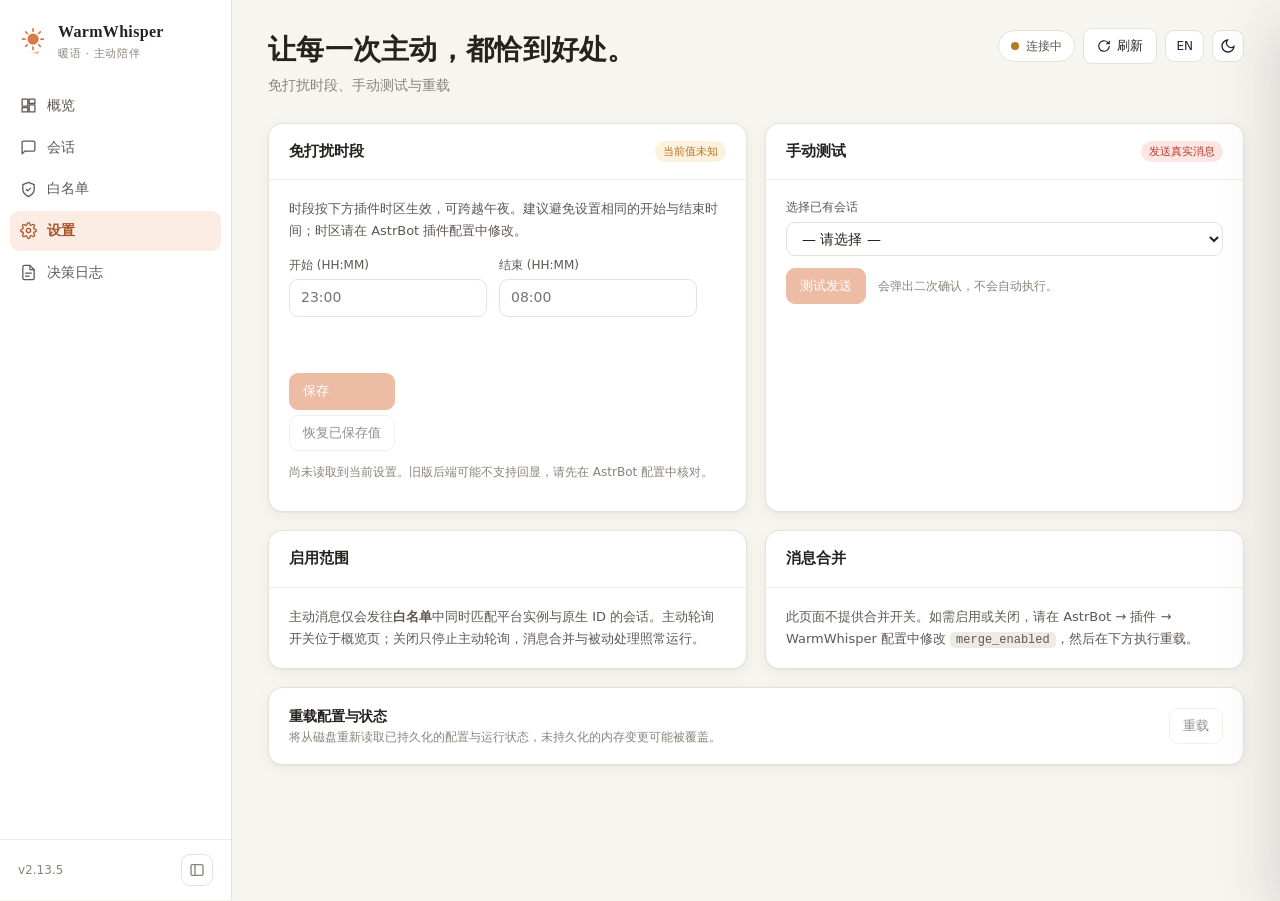
<file: pages/control/index.html>
<!doctype html>
<html lang="zh-CN" data-page="control">
<head>
<meta charset="utf-8">
<meta name="viewport" content="width=device-width, initial-scale=1">
<title>WarmWhisper · 暖语</title>
<style>
:root{
  --bg:#F7F5F0;--card:#FFFFFF;--fg:#26231F;--fg2:#5E5850;--muted:#8A8378;--line:#E7E2D8;--line2:#EFEBE3;
  --accent:#D97A4A;--accent-ink:#A9532A;--accent-soft:#FBEDE4;--ok:#2F9E5B;--ok-soft:#E3F4EA;--warn:#B7791F;--warn-soft:#FBF1DC;
  --bad:#C0392B;--bad-soft:#FBE6E3;--info:#3C6E9F;--info-soft:#E4EEF7;
  --shadow:0 1px 2px rgba(38,35,31,.04),0 4px 16px rgba(38,35,31,.05);--shadow-lg:0 20px 60px rgba(38,35,31,.18);
  --radius:14px;--serif:"Songti SC","Noto Serif CJK SC","Source Han Serif SC","STSong",Georgia,serif;
  --sans:system-ui,-apple-system,"PingFang SC","Hiragino Sans GB","Microsoft YaHei","Noto Sans CJK SC",sans-serif;
  --mono:ui-monospace,SFMono-Regular,Menlo,Consolas,monospace;
}
[data-theme=dark]{
  --bg:#181614;--card:#211F1C;--fg:#F1ECE4;--fg2:#C6BEB2;--muted:#9A9184;--line:#36322D;--line2:#2C2925;
  --accent:#E68A5A;--accent-ink:#F0A47B;--accent-soft:#3A2A21;--ok:#4CC27B;--ok-soft:#1E3327;--warn:#E0A847;--warn-soft:#3A3020;
  --bad:#EF6B5C;--bad-soft:#3D2320;--info:#7FAEDB;--info-soft:#1F2C3A;--shadow:0 1px 2px rgba(0,0,0,.3),0 4px 16px rgba(0,0,0,.25);
}
*{box-sizing:border-box}
html,body{margin:0;background:var(--bg);color:var(--fg);font-family:var(--sans);font-size:14px;line-height:1.55;-webkit-font-smoothing:antialiased}
button,input,select{font:inherit;color:inherit}
:focus-visible{outline:2px solid var(--accent);outline-offset:2px;border-radius:6px}
.sr{position:absolute;width:1px;height:1px;overflow:hidden;clip:rect(0 0 0 0);white-space:nowrap}
.app{display:flex;min-height:100vh}
/* sidebar */
.side{width:232px;flex:none;border-right:1px solid var(--line);background:var(--card);display:flex;flex-direction:column;position:sticky;top:0;height:100vh;transition:width .2s}
.brand{display:flex;align-items:center;gap:10px;padding:20px 18px 18px}
.mark{width:30px;height:30px;flex:none}
.brand b{font-family:var(--serif);font-size:16px;letter-spacing:.02em}
.brand small{display:block;color:var(--muted);font-size:11px;letter-spacing:.06em}
.nav{padding:6px 10px;display:flex;flex-direction:column;gap:2px;flex:1}
.nav button{display:flex;align-items:center;gap:10px;border:0;background:none;padding:9px 10px;border-radius:9px;cursor:pointer;color:var(--fg2);text-align:left;transition:background .15s,color .15s}
.nav button:hover{background:var(--line2);color:var(--fg)}
.nav button[aria-current=page]{background:var(--accent-soft);color:var(--accent-ink);font-weight:600}
.nav svg{width:17px;height:17px;flex:none}
.side-foot{padding:14px 18px;border-top:1px solid var(--line2);display:flex;justify-content:space-between;align-items:center;color:var(--muted);font-size:12px}
.collapsed .side{width:64px}
.collapsed .side .lbl,.collapsed .brand div,.collapsed .side-foot .ver{display:none}
.iconbtn{border:1px solid var(--line);background:var(--card);border-radius:9px;width:32px;height:32px;display:inline-grid;place-items:center;cursor:pointer;transition:border-color .15s,background .15s}
.iconbtn:hover{border-color:var(--accent)}
.iconbtn svg{width:16px;height:16px}
/* main */
.main{flex:1;min-width:0;padding:28px 36px 90px;max-width:1280px}
.top{display:flex;justify-content:space-between;gap:16px;align-items:flex-start;flex-wrap:wrap;margin-bottom:26px}
h1{font-family:var(--serif);font-weight:600;font-size:28px;letter-spacing:.01em;margin:0 0 4px}
.sub{color:var(--muted);margin:0}
.tools{display:flex;gap:8px;align-items:center;flex-wrap:wrap}
.pill{display:inline-flex;align-items:center;gap:7px;padding:6px 12px;border-radius:999px;border:1px solid var(--line);background:var(--card);font-size:12px;color:var(--fg2)}
.dot{width:8px;height:8px;border-radius:50%;background:var(--muted)}
.pill[data-s=live] .dot{background:var(--ok);box-shadow:0 0 0 0 var(--ok);animation:pulse 2s infinite}
.pill[data-s=connecting] .dot{background:var(--warn)}
.pill[data-s=offline] .dot,.pill[data-s=error] .dot{background:var(--bad)}
.pill[data-s=demo] .dot{background:var(--accent)}
@keyframes pulse{0%{box-shadow:0 0 0 0 color-mix(in srgb,var(--ok) 50%,transparent)}70%{box-shadow:0 0 0 7px transparent}100%{box-shadow:0 0 0 0 transparent}}
.btn{display:inline-flex;align-items:center;gap:6px;border:1px solid var(--line);background:var(--card);padding:7px 13px;border-radius:9px;cursor:pointer;font-size:13px;transition:border-color .15s,background .15s,transform .1s}
.btn:hover:not(:disabled){border-color:var(--accent)}
.btn:active:not(:disabled){transform:translateY(1px)}
.btn:disabled{opacity:.5;cursor:not-allowed}
.btn.primary{background:var(--accent);border-color:var(--accent);color:#fff}
.btn.primary:hover:not(:disabled){background:var(--accent-ink)}
.btn.danger{color:var(--bad)}
.btn.danger.solid{background:var(--bad);border-color:var(--bad);color:#fff}
.btn svg{width:14px;height:14px}
.btn.sm{padding:4px 9px;font-size:12px}
.spin{animation:spin 1s linear infinite}@keyframes spin{to{transform:rotate(360deg)}}
.banner{border:1px solid var(--line);border-radius:12px;padding:12px 16px;margin-bottom:18px;display:flex;gap:10px;align-items:flex-start;background:var(--card)}
.banner.demo{background:var(--accent-soft);border-color:color-mix(in srgb,var(--accent) 35%,transparent);color:var(--accent-ink)}
.banner.err{background:var(--bad-soft);border-color:color-mix(in srgb,var(--bad) 30%,transparent);color:var(--bad)}
.banner.warn{background:var(--warn-soft);color:var(--warn);border-color:color-mix(in srgb,var(--warn) 30%,transparent)}
.card{background:var(--card);border:1px solid var(--line);border-radius:var(--radius);box-shadow:var(--shadow)}
.card-h{display:flex;justify-content:space-between;align-items:center;gap:12px;padding:16px 20px;border-bottom:1px solid var(--line2);flex-wrap:wrap}
.card-h h2{font-size:15px;margin:0;font-weight:600}
.card-b{padding:18px 20px}
.grid4{display:grid;grid-template-columns:repeat(4,1fr);gap:14px;margin-bottom:18px}
.stat{padding:18px 20px}
.stat .k{color:var(--muted);font-size:12px;letter-spacing:.04em}
.stat .v{font-family:var(--serif);font-size:32px;font-weight:600;line-height:1.2;margin-top:6px;font-variant-numeric:tabular-nums}
.stat .h{font-size:12px;color:var(--muted)}
.stat.bad .v{color:var(--bad)}
.stack{display:flex;flex-direction:column;gap:18px}
.row{display:flex;gap:12px;align-items:center;flex-wrap:wrap}
.toggle-row{display:flex;gap:16px;align-items:center;justify-content:space-between;padding:18px 20px;flex-wrap:wrap}
.switch{position:relative;width:44px;height:24px;border-radius:999px;background:var(--line);border:0;cursor:pointer;transition:background .2s;flex:none}
.switch::after{content:"";position:absolute;top:3px;left:3px;width:18px;height:18px;border-radius:50%;background:#fff;box-shadow:0 1px 3px rgba(0,0,0,.2);transition:transform .2s}
.switch[aria-checked=true]{background:var(--ok)}
.switch[aria-checked=true]::after{transform:translateX(20px)}
.switch:disabled{opacity:.5;cursor:not-allowed}
.note{font-size:12px;color:var(--muted)}
.input,select.input{border:1px solid var(--line);background:var(--card);border-radius:9px;padding:7px 11px;min-width:0;transition:border-color .15s}
.input:focus{border-color:var(--accent);outline:none;box-shadow:0 0 0 3px var(--accent-soft)}
.input[aria-invalid=true]{border-color:var(--bad)}
.field{display:flex;flex-direction:column;gap:5px;min-width:0}
.field label{font-size:12px;color:var(--fg2);font-weight:500}
.err-t{font-size:12px;color:var(--bad);min-height:16px}
.seg{display:inline-flex;border:1px solid var(--line);border-radius:9px;padding:2px;background:var(--card)}
.seg button{border:0;background:none;padding:5px 11px;border-radius:7px;cursor:pointer;font-size:12px;color:var(--fg2)}
.seg button[aria-pressed=true]{background:var(--fg);color:var(--bg)}
table{width:100%;border-collapse:collapse}
th{text-align:left;font-weight:500;color:var(--muted);font-size:12px;padding:10px 14px;border-bottom:1px solid var(--line2);white-space:nowrap}
td{padding:12px 14px;border-bottom:1px solid var(--line2);vertical-align:middle}
tbody tr{transition:background .12s}
tbody tr:hover{background:color-mix(in srgb,var(--accent-soft) 45%,transparent)}
tbody tr:last-child td{border-bottom:0}
.tw{overflow-x:auto}
.name{font-weight:600}
.mini{font-size:12px;color:var(--muted);font-family:var(--mono)}
.badge{display:inline-flex;align-items:center;gap:4px;font-size:11px;padding:2px 8px;border-radius:999px;background:var(--line2);color:var(--fg2);white-space:nowrap;font-weight:500}
.badge.private{background:var(--info-soft);color:var(--info)}
.badge.group{background:var(--accent-soft);color:var(--accent-ink)}
.badge.ok{background:var(--ok-soft);color:var(--ok)}
.badge.bad{background:var(--bad-soft);color:var(--bad)}
.badge.warn{background:var(--warn-soft);color:var(--warn)}
.mood{display:flex;align-items:center;gap:8px;min-width:130px}
.bar{flex:1;height:6px;border-radius:99px;background:var(--line2);overflow:hidden;min-width:60px}
.bar i{display:block;height:100%;border-radius:99px;background:linear-gradient(90deg,var(--accent),#E9B04F)}
.num{font-variant-numeric:tabular-nums}
.empty{padding:40px 20px;text-align:center;color:var(--muted)}
.empty b{display:block;color:var(--fg2);font-weight:600;margin-bottom:4px}
.skel{height:14px;border-radius:6px;background:linear-gradient(90deg,var(--line2),var(--line),var(--line2));background-size:200% 100%;animation:sk 1.2s infinite}
@keyframes sk{to{background-position:-200% 0}}
.dec{display:flex;gap:12px;align-items:flex-start;padding:12px 20px;border-bottom:1px solid var(--line2)}
.dec:last-child{border-bottom:0}
.dec .t{width:88px;flex:none;color:var(--muted);font-size:12px;font-variant-numeric:tabular-nums;padding-top:2px}
.dec .b{flex:1;min-width:0}
.reasons{display:flex;flex-wrap:wrap;gap:5px;margin-top:5px}
.reason{font-size:11px;padding:2px 8px;border-radius:6px;border:1px solid var(--line);color:var(--fg2);cursor:help;background:var(--card)}
.wl-legacy td{color:var(--muted)}
.two{display:grid;grid-template-columns:1fr 1fr;gap:18px}
.help{font-size:13px;color:var(--fg2);line-height:1.7}
.help code{font-family:var(--mono);font-size:12px;background:var(--line2);padding:1px 6px;border-radius:5px}
/* drawer & dialog */
.scrim{position:fixed;inset:0;background:rgba(24,22,20,.35);opacity:0;pointer-events:none;transition:opacity .2s;z-index:40}
.scrim.on{opacity:1;pointer-events:auto}
.drawer{position:fixed;top:0;right:0;height:100%;width:min(440px,100%);background:var(--card);border-left:1px solid var(--line);box-shadow:var(--shadow-lg);transform:translateX(100%);transition:transform .25s cubic-bezier(.2,.8,.2,1);z-index:50;display:flex;flex-direction:column}
.drawer.on{transform:none}
.drawer-h{display:flex;justify-content:space-between;align-items:center;padding:18px 22px;border-bottom:1px solid var(--line2)}
.drawer-b{padding:20px 22px;overflow:auto;flex:1;display:flex;flex-direction:column;gap:20px}
.kv{display:grid;grid-template-columns:96px 1fr;gap:8px 12px;font-size:13px}
.kv dt{color:var(--muted)}.kv dd{margin:0;word-break:break-all}
input[type=range]{width:100%;accent-color:var(--accent)}
dialog{border:1px solid var(--line);border-radius:16px;padding:0;background:var(--card);color:var(--fg);box-shadow:var(--shadow-lg);max-width:440px;width:calc(100% - 32px)}
dialog::backdrop{background:rgba(24,22,20,.4)}
.dlg-b{padding:22px 24px}
.dlg-b h3{margin:0 0 8px;font-family:var(--serif);font-size:18px}
.dlg-f{display:flex;justify-content:flex-end;gap:8px;padding:14px 24px;border-top:1px solid var(--line2)}
.toasts{position:fixed;bottom:20px;right:20px;display:flex;flex-direction:column;gap:8px;z-index:60}
.toast{background:var(--fg);color:var(--bg);padding:10px 14px;border-radius:10px;box-shadow:var(--shadow-lg);font-size:13px;animation:tin .2s;max-width:360px}
.toast.bad{background:var(--bad);color:#fff}
@keyframes tin{from{opacity:0;transform:translateY(8px)}}
.tabs{display:none}
@media (max-width:1000px){.grid4{grid-template-columns:repeat(2,1fr)}.two{grid-template-columns:1fr}}
@media (max-width:820px){
  .side{display:none}.main{padding:20px 16px 90px}h1{font-size:22px}
  .tabs{display:flex;position:fixed;bottom:0;left:0;right:0;background:var(--card);border-top:1px solid var(--line);z-index:30;padding:6px 4px calc(6px + env(safe-area-inset-bottom))}
  .tabs button{flex:1;border:0;background:none;display:flex;flex-direction:column;align-items:center;gap:2px;font-size:11px;color:var(--muted);padding:4px;cursor:pointer;border-radius:8px}
  .tabs button[aria-current=page]{color:var(--accent-ink)}
  .tabs svg{width:18px;height:18px}
  .hide-m{display:none}
}
@media (max-width:640px){
  .sessions-table,.sessions-table tbody{display:block}.sessions-table thead{display:none}
  .sessions-table tr{display:grid;grid-template-columns:repeat(2,minmax(0,1fr));padding:10px;border-bottom:1px solid var(--line2)}
  .sessions-table td{display:block;border:0;padding:6px;min-width:0}.sessions-table td.hide-m{display:none}
  .sessions-table td:first-child,.sessions-table td:last-child{grid-column:1/-1}
  .sessions-table td[data-label]::before{content:attr(data-label) " · ";color:var(--muted);font-size:12px}
  .sessions-table .mini{overflow-wrap:anywhere}.sessions-table .mood{min-width:0}
  .btn,.iconbtn{min-height:40px}.tools .iconbtn{min-width:40px}.toasts{bottom:82px;left:16px;right:16px}
}
@media (prefers-reduced-motion:reduce){*{animation:none!important;transition:none!important}}
</style>
</head>
<body>
<div class="app" id="ww-app">
  <aside class="side" aria-label="主导航">
    <div class="brand">
      <svg class="mark" viewBox="0 0 32 32" aria-hidden="true"><circle cx="16" cy="14" r="6" fill="#D97A4A"/><g stroke="#D97A4A" stroke-width="1.8" stroke-linecap="round"><path d="M16 3v2.5M16 22.5V25M5 14h2.5M24.5 14H27M8.2 6.2l1.8 1.8M22 20l1.8 1.8M23.8 6.2 22 8M10 20l-1.8 1.8"/></g><path d="M9 26c3 2.5 11 2.5 14 0l-2 4z" fill="#D97A4A" opacity=".55"/></svg>
      <div><b>WarmWhisper</b><small>暖语 · 主动陪伴</small></div>
    </div>
    <nav class="nav" id="ww-nav"></nav>
    <div class="side-foot"><span class="ver">v2.13.5</span><button class="iconbtn" id="ww-collapse" aria-label="折叠侧栏" title="折叠侧栏"><svg viewBox="0 0 24 24" fill="none" stroke="currentColor" stroke-width="2"><rect x="3" y="4" width="18" height="16" rx="2"/><path d="M9 4v16"/></svg></button></div>
  </aside>
  <main class="main" id="ww-main">
    <header class="top">
      <div><h1 id="ww-title">让每一次主动，都恰到好处。</h1><p class="sub" id="ww-sub"></p></div>
      <div class="tools">
        <span class="pill" id="ww-pill" data-s="connecting" role="status"><span class="dot"></span><span id="ww-pill-t">连接中</span></span>
        <button class="btn" id="ww-refresh"><svg viewBox="0 0 24 24" fill="none" stroke="currentColor" stroke-width="2"><path d="M21 12a9 9 0 1 1-3-6.7L21 8M21 3v5h-5"/></svg><span id="ww-refresh-t">刷新</span></button>
        <button class="iconbtn" id="ww-lang" aria-label="切换语言" title="中文 / English" style="width:auto;padding:0 10px;font-size:12px">EN</button>
        <button class="iconbtn" id="ww-theme" aria-label="切换深色模式" title="深色模式"><svg viewBox="0 0 24 24" fill="none" stroke="currentColor" stroke-width="2"><path d="M21 12.8A9 9 0 1 1 11.2 3a7 7 0 0 0 9.8 9.8z"/></svg></button>
      </div>
    </header>
    <div id="ww-banners"></div>
    <div id="ww-view"></div>
  </main>
  <nav class="tabs" id="ww-tabs" aria-label="移动导航"></nav>
</div>
<div class="scrim" id="ww-scrim"></div>
<aside class="drawer" id="ww-drawer" role="dialog" aria-modal="true" aria-labelledby="ww-drawer-title" aria-hidden="true"></aside>
<dialog id="ww-dlg"><form method="dialog"><div class="dlg-b"><h3 id="ww-dlg-t"></h3><div id="ww-dlg-m" class="help"></div></div><div class="dlg-f"><button class="btn" value="cancel" id="ww-dlg-c">取消</button><button class="btn primary" value="ok" id="ww-dlg-ok">确认</button></div></form></dialog>
<div class="toasts" id="ww-toasts" aria-hidden="true"></div>
<div class="sr" id="ww-live" aria-live="polite" role="status"></div>
<div class="sr" id="ww-alert" aria-live="assertive" role="alert"></div>

<script>
(function () {
  'use strict';

  function getSdk() { return window.AstrBotPluginPage || null; }

  var _i18nDict = {};
  var _i18nReady = false;

  function _loadI18n() {
    if (_i18nReady) return;
    var sdk = getSdk();
    var locale = (sdk && sdk.locale) || (sdk && sdk.getLocale && sdk.getLocale()) || 'zh-CN';
    if (sdk && typeof sdk.t === 'function') {
      _i18nReady = true;
      return;
    }
    var base = '../../.astrbot-plugin/i18n/';
    var url = base + locale + '.json';
    try {
      var xhr = new XMLHttpRequest();
      xhr.open('GET', url, false);
      xhr.send(null);
      if (xhr.status === 200 || xhr.status === 0) {
        _i18nDict = JSON.parse(xhr.responseText);
      }
    } catch (e) {
      console.warn('[kanjyou] i18n load failed:', e);
    }
    _i18nReady = true;
  }

  function _resolveKey(key) {
    var parts = key.split('.');
    var obj = _i18nDict;
    for (var i = 0; i < parts.length; i++) {
      if (obj && typeof obj === 'object' && parts[i] in obj) {
        obj = obj[parts[i]];
      } else {
        return undefined;
      }
    }
    return obj;
  }

  function _interpolate(str, params) {
    if (!params || typeof str !== 'string') return str;
    return str.replace(/\{(\w+)\}/g, function (_, k) {
      return params[k] != null ? params[k] : '{' + k + '}';
    });
  }

  function t(key, params) {
    _loadI18n();
    var sdk = getSdk();
    if (sdk && typeof sdk.t === 'function') {
      var val = sdk.t(key, params);
      if (val !== undefined && val !== key) return _interpolate(val, params);
    }
    var local = _resolveKey(key);
    if (local !== undefined) return _interpolate(local, params);
    return key;
  }

  function applyI18n(root) {
    var el = root || document;
    var nodes = el.querySelectorAll('[data-i18n]');
    for (var i = 0; i < nodes.length; i++) {
      var node = nodes[i];
      var key = node.getAttribute('data-i18n');
      if (!key) continue;
      var val = t(key);
      if (val !== key) node.textContent = val;
    }
    var placeholders = el.querySelectorAll('[data-i18n-placeholder]');
    for (var j = 0; j < placeholders.length; j++) {
      var pNode = placeholders[j];
      var pKey = pNode.getAttribute('data-i18n-placeholder');
      if (!pKey) continue;
      var pVal = t(pKey);
      if (pVal !== pKey) pNode.placeholder = pVal;
    }
    var titles = el.querySelectorAll('[data-i18n-title]');
    for (var k = 0; k < titles.length; k++) {
      var tNode = titles[k];
      var tKey = tNode.getAttribute('data-i18n-title');
      if (!tKey) continue;
      var tVal = t(tKey);
      if (tVal !== tKey) tNode.title = tVal;
    }
  }

  function getTheme() {
    var attr = document.documentElement.getAttribute('data-theme');
    if (attr === 'light' || attr === 'dark') return attr;
    if (window.matchMedia && window.matchMedia('(prefers-color-scheme: light)').matches) {
      return 'light';
    }
    return 'dark';
  }

  function onThemeChange(cb) {
    if (window.matchMedia) {
      window.matchMedia('(prefers-color-scheme: light)').addEventListener('change', function () {
        if (!document.documentElement.hasAttribute('data-theme')) {
          cb(getTheme());
        }
      });
    }
    var observer = new MutationObserver(function () {
      cb(getTheme());
    });
    observer.observe(document.documentElement, { attributes: true, attributeFilter: ['data-theme'] });
  }

  var KANJYOU = {
    get sdk() { return getSdk(); },
    t: t,
    applyI18n: applyI18n,
    getTheme: getTheme,
    onThemeChange: onThemeChange,

    async apiGet(path, params) {
      var sdk = getSdk();
      if (!sdk) return null;
      var ep = path.charAt(0) === '/' ? path.slice(1) : path;
      try {
        return await sdk.apiGet(ep, params || {});
      } catch (e) {
        console.error('[kanjyou] apiGet error:', ep, e);
        return null;
      }
    },

    async apiPost(path, body) {
      var sdk = getSdk();
      if (!sdk) return null;
      var ep = path.charAt(0) === '/' ? path.slice(1) : path;
      try {
        return await sdk.apiPost(ep, body || {});
      } catch (e) {
        console.error('[kanjyou] apiPost error:', ep, e);
        return null;
      }
    },

    subscribeSSE(path, onEvent, onStatus) {
      var sdk = getSdk();
      if (!sdk) return { close() {} };
      var ep = path.charAt(0) === '/' ? path.slice(1) : path;
      var closed = false;
      var subscriptionId = null;
      var subscriptionReady = false;
      var handlers = {
        onMessage: function(info) {
          if (!closed) onEvent(info);
        },
        onOpen: function() {
          if (!closed && onStatus) onStatus('connected');
        },
        onError: function() {
          if (!closed && onStatus) onStatus('disconnected');
        }
      };

      function unsubscribe(id) {
        if (id == null) return;
        try {
          var result = sdk.unsubscribeSSE(id);
          if (result && typeof result.then === 'function') {
            result.catch(function (e) {
              console.error('[kanjyou] unsubscribeSSE error:', ep, e);
            });
          }
        } catch (e) {
          console.error('[kanjyou] unsubscribeSSE error:', ep, e);
        }
      }

      try {
        var subscription = sdk.subscribeSSE(ep, handlers);
        var pending = subscription && typeof subscription.then === 'function'
          ? subscription
          : Promise.resolve(subscription);
        pending.then(function (id) {
          if (closed) {
            unsubscribe(id);
            return;
          }
          subscriptionId = id;
          subscriptionReady = true;
        }).catch(function (e) {
          console.error('[kanjyou] subscribeSSE error:', ep, e);
          if (!closed && onStatus) onStatus('disconnected');
        });
      } catch (e) {
        console.error('[kanjyou] subscribeSSE error:', ep, e);
        if (onStatus) onStatus('disconnected');
      }

      return {
        close() {
          closed = true;
          if (!subscriptionReady) return;
          var id = subscriptionId;
          subscriptionId = null;
          subscriptionReady = false;
          unsubscribe(id);
        },
      };
    },

    connectSSEWithReconnect(path, onEvent, onStatus, opts) {
      var self = this;
      opts = opts || {};
      var maxDelay = opts.maxDelay || 30000;
      var baseDelay = opts.baseDelay || 1000;
      var heartbeatTimeout = opts.heartbeatTimeout || 60000;
      var handle = null;
      var delay = baseDelay;
      var timer = null;
      var heartbeatTimer = null;
      var stopped = false;

      function resetHeartbeat() {
        if (heartbeatTimer) clearTimeout(heartbeatTimer);
        heartbeatTimer = setTimeout(function() {
          if (stopped) return;
          scheduleReconnect();
        }, heartbeatTimeout);
      }

      function connect() {
        if (stopped) return;
        if (handle) { try { handle.close(); } catch(e) {} }
        if (onStatus) onStatus('connecting');
        handle = self.subscribeSSE(path, function(data) {
          delay = baseDelay;
          resetHeartbeat();
          onEvent(data);
        }, onStatus);
        resetHeartbeat();
      }

      function scheduleReconnect() {
        if (stopped) return;
        if (handle) { try { handle.close(); } catch(e) {} }
        if (heartbeatTimer) clearTimeout(heartbeatTimer);
        if (onStatus) onStatus('disconnected');
        timer = setTimeout(function() {
          delay = Math.min(delay * 2, maxDelay);
          connect();
        }, delay);
      }

      connect();

      return {
        close() {
          stopped = true;
          if (timer) clearTimeout(timer);
          if (heartbeatTimer) clearTimeout(heartbeatTimer);
          if (handle) { try { handle.close(); } catch(e) {} }
        },
        reconnect() {
          if (timer) clearTimeout(timer);
          delay = baseDelay;
          connect();
        },
      };
    },

    formatDuration(seconds) {
      var s = Math.max(0, Math.floor(seconds));
      if (s < 60) return s + 's';
      if (s < 3600) return Math.floor(s / 60) + 'm' + (s % 60 ? ' ' + (s % 60) + 's' : '');
      var h = Math.floor(s / 3600);
      var m = Math.floor((s % 3600) / 60);
      return h + 'h' + (m ? ' ' + m + 'm' : '');
    },

    formatTime(ts) {
      if (!ts || ts === '-' || ts === '0' || ts === 0) return '-';
      var d = typeof ts === 'number' ? new Date(ts * 1000) : new Date(ts);
      if (isNaN(d.getTime())) return '-';
      var pad = function(n) { return String(n).padStart(2, '0'); };
      return pad(d.getHours()) + ':' + pad(d.getMinutes()) + ':' + pad(d.getSeconds());
    },

    formatDateTime(ts) {
      if (!ts || ts === '-' || ts === '0' || ts === 0) return '-';
      var d = typeof ts === 'number' ? new Date(ts * 1000) : new Date(ts);
      if (isNaN(d.getTime())) return '-';
      var pad = function(n) { return String(n).padStart(2, '0'); };
      return (
        d.getFullYear() + '-' +
        pad(d.getMonth() + 1) + '-' +
        pad(d.getDate()) + ' ' +
        pad(d.getHours()) + ':' +
        pad(d.getMinutes()) + ':' +
        pad(d.getSeconds())
      );
    },

    sessionLabel(key) {
      if (!key) return '-';
      if (key.startsWith('private:')) return 'P:' + key.slice(8);
      if (key.startsWith('group:')) return 'G:' + key.slice(6);
      return key;
    },

    sessionType(key) {
      if (!key) return '';
      if (key.startsWith('private:')) return 'private';
      if (key.startsWith('group:')) return 'group';
      return '';
    },

    moodColor(value) {
      var v = Number(value) || 0;
      if (v >= 70) return 'var(--accent2)';
      if (v >= 35) return 'var(--warn)';
      return 'var(--danger)';
    },

    moodPercent(value) {
      return Math.max(0, Math.min(100, Math.round(Number(value) || 0)));
    },

    escapeHtml(text) {
      var el = document.createElement('span');
      el.textContent = text || '';
      return el.innerHTML;
    },

    showToast(message, type) {
      var container = document.querySelector('.toast-container');
      if (!container) {
        container = document.createElement('div');
        container.className = 'toast-container';
        document.body.appendChild(container);
      }
      var toast = document.createElement('div');
      toast.className = 'toast' + (type === 'ok' ? ' toast-ok' : type === 'err' ? ' toast-err' : '');
      toast.textContent = message;
      container.appendChild(toast);
      setTimeout(function() {
        toast.style.opacity = '0';
        toast.style.transition = 'opacity .2s';
        setTimeout(function() { toast.remove(); }, 200);
      }, 3000);
    },

    now() {
      return Math.floor(Date.now() / 1000);
    },
  };

  window.KANJYOU = KANJYOU;
})();
</script>
<script>
{
const $ = (s, r = document) => r.querySelector(s);
const esc = (v) => String(v == null ? "" : v).replace(/[&<>"']/g, (c) => ({ "&": "&amp;", "<": "&lt;", ">": "&gt;", '"': "&quot;", "'": "&#39;" }[c]));
const qs = new URLSearchParams(location.search);
const DEMO = qs.get("demo") === "1";
const TZ = "Asia/Shanghai";
const storage = {
  getItem(key) { try { return window.localStorage.getItem(key); } catch (_) { return null; } },
  setItem(key, value) { try { window.localStorage.setItem(key, value); } catch (_) {} },
};

/* ---------------- i18n ---------------- */
const I18N = {
  zh: {
    overview: "概览", sessions: "会话", whitelist: "白名单", settings: "设置", logs: "决策日志",
    sub_overview: "实时会话状态与今日主动情况", sub_sessions: "全部会话 · 情绪、空闲与下次触发估算", sub_whitelist: "仅白名单内的会话会收到主动消息", sub_settings: "免打扰时段、手动测试与重载", sub_logs: "结构化决策记录 · 不包含任何消息正文",
    refresh: "刷新", live: "实时连接", connecting: "连接中", offline: "未连接", error: "连接异常", demo: "演示数据",
    s_sessions: "会话数", s_today: "今日主动", s_wl: "白名单", s_fail: "连续失败",
    proactive: "主动消息", proactive_note: "关闭后仅停止主动轮询；消息合并与被动回复处理仍会继续。",
    paused_until: "暂停至", search: "搜索会话名称或 ID", all: "全部", private: "私聊", group: "群聊",
    c_name: "会话", c_platform: "平台实例", c_type: "类型", c_mood: "情绪 / 人格", c_idle: "空闲", c_next: "下次触发", c_today: "今日", c_actions: "",
    details: "详情", copy: "复制 ID", copied: "已复制完整 ID", recent: "最近决策", view_all: "查看全部",
    no_sessions: "暂无会话", no_sessions_h: "插件尚未记录到任何会话。", no_match: "没有匹配的结果",
    mood_edit: "调整情绪值", save: "保存", saving: "保存中…", test_send: "测试发送", test_warn: "这会向该会话发送一条真实消息。确定继续吗？",
    soon: "即将", none: "—",
  },
  en: {
    overview: "Overview", sessions: "Sessions", whitelist: "Whitelist", settings: "Settings", logs: "Decision log",
    sub_overview: "Live sessions and today's proactive activity", sub_sessions: "All sessions · mood, idle time and next-trigger estimate", sub_whitelist: "Only whitelisted sessions receive proactive messages", sub_settings: "Do-not-disturb, manual test and reload", sub_logs: "Structured decisions · no message content",
    refresh: "Refresh", live: "Live", connecting: "Connecting", offline: "Disconnected", error: "Connection error", demo: "Demo data",
    s_sessions: "Sessions", s_today: "Proactive today", s_wl: "Whitelisted", s_fail: "Failure streak",
    proactive: "Proactive messages", proactive_note: "Turning off only stops proactive polling; merging and passive processing continue.",
    paused_until: "Paused until", search: "Search name or ID", all: "All", private: "Private", group: "Group",
    c_name: "Session", c_platform: "Platform", c_type: "Type", c_mood: "Mood / persona", c_idle: "Idle", c_next: "Next trigger", c_today: "Today", c_actions: "",
    details: "Details", copy: "Copy ID", copied: "Full ID copied", recent: "Recent decisions", view_all: "View all",
    no_sessions: "No sessions", no_sessions_h: "The plugin hasn't recorded any sessions yet.", no_match: "No matches",
    mood_edit: "Adjust mood", save: "Save", saving: "Saving…", test_send: "Test send", test_warn: "This sends a REAL message to this session. Continue?",
    soon: "soon", none: "—",
  },
};
let lang = storage.getItem("ww-lang") || "zh";
const t = (k) => (I18N[lang] && I18N[lang][k]) || I18N.zh[k] || k;
const L = (zh, en) => (lang === "en" ? en : zh);

const REASONS = {
  not_in_proactive_whitelist: ["不在主动白名单", "Not whitelisted"], waiting_next_check: ["等待下次检查", "Waiting for next check"],
  await_human_reply: ["等待对方回应", "Awaiting human reply"], period_limit: ["已达当前时段配额", "Period quota reached"],
  idle_not_enough: ["空闲时间不足", "Insufficient idle time"], persona_state_low: ["人格状态暂不适合主动", "Persona state suppresses proactive"],
  group_active: ["群聊仍活跃", "Group active"], group_quiet: ["群聊已安静", "Group quiet"], probability_miss: ["本轮概率未命中", "Probability missed"],
  probability_pass: ["本轮概率通过", "Probability passed"], missing_origin: ["缺少会话来源", "Missing session origin"],
  night_quiet: ["夜间免打扰", "Night quiet hours"], cooldown_guard: ["冷却保护", "Cooldown guard"],
  global_hourly_cap: ["已达全局小时上限", "Global hourly cap"], lite_veto: ["辅助模型建议暂缓", "Lite model veto"],
  trigger_success: ["主动发送成功", "Proactive sent"], trigger_failed: ["主动发送失败", "Proactive failed"],
  idle_long: ["空闲足够久", "Idle long enough"], idle_short: ["空闲太短", "Idle too short"], not_idle: ["对方仍活跃", "User still active"],
  user_active: ["对方仍活跃", "User still active"], dnd: ["免打扰时段", "Do-not-disturb"], quiet_hours: ["免打扰时段", "Quiet hours"], sleep: ["免打扰时段", "Sleep window"],
  cooldown: ["冷却中", "Cooling down"], daily_cap: ["已达今日上限", "Daily cap reached"], daily_limit: ["已达今日上限", "Daily limit reached"], rate_limit: ["频率限制", "Rate limited"],
  not_whitelisted: ["不在白名单", "Not whitelisted"], whitelist_miss: ["不在白名单", "Not whitelisted"], disabled: ["主动已关闭", "Proactive disabled"], paused: ["已暂停", "Paused"],
  mood_high: ["情绪积极", "Positive mood"], mood_low: ["情绪低落", "Low mood"], low_confidence: ["置信度不足", "Low confidence"], high_confidence: ["置信度高", "High confidence"],
  model_skip: ["模型建议跳过", "Model suggested skip"], model_declined: ["模型建议跳过", "Model declined"], send_failed: ["发送失败", "Send failed"], send_error: ["发送失败", "Send failed"],
  fail_streak: ["连续失败熔断", "Failure circuit"], manual: ["手动触发", "Manual trigger"], timing_ok: ["时机合适", "Good timing"], random_jitter: ["随机抖动", "Random jitter"],
};
const reasonLabel = (c) => (REASONS[c] ? L(REASONS[c][0], REASONS[c][1]) : c);
const OUTCOME = { allow: ["允许", "Allowed", "ok"], triggered: ["已触发", "Triggered", "ok"], skip: ["跳过", "Skipped", ""], failed: ["失败", "Failed", "bad"] };
const outcomeBadge = (o) => { const x = OUTCOME[o] || [o, o, ""]; return `<span class="badge ${x[2]}">${esc(L(x[0], x[1]))}</span>`; };

/* ---------------- formatting ---------------- */
const fmtDur = (s) => {
  if (s == null || isNaN(s)) return t("none");
  s = Math.max(0, Math.round(Number(s)));
  if (s < 60) return L(`${s} 秒`, `${s}s`);
  if (s < 3600) return L(`${Math.floor(s / 60)} 分钟`, `${Math.floor(s / 60)}m`);
  if (s < 86400) return L(`${Math.floor(s / 3600)} 小时 ${Math.floor((s % 3600) / 60)} 分`, `${Math.floor(s / 3600)}h ${Math.floor((s % 3600) / 60)}m`);
  return L(`${Math.floor(s / 86400)} 天`, `${Math.floor(s / 86400)}d`);
};
const fmtNext = (s) => (s == null || isNaN(s) ? t("none") : Number(s) <= 0 ? t("soon") : L("约 ", "~") + fmtDur(s));
const toDate = (v) => {
  if (v == null || v === "") return null;
  if (typeof v === "number" || /^\d+(\.\d+)?$/.test(String(v))) { const n = Number(v); return new Date(n < 1e12 ? n * 1000 : n); }
  const d = new Date(v); return isNaN(d) ? null : d;
};
const fmtTime = (v, withDate) => {
  // Existing backend timestamps have no offset: display their server wall time unchanged.
  if (typeof v === "string" && /^\d{4}-\d{2}-\d{2} \d{2}:\d{2}:\d{2}$/.test(v)) {
    return withDate ? v : v.slice(5, 10).replace("-", "/") + " " + v.slice(11);
  }
  const d = toDate(v); if (!d) return t("none");
  const o = { timeZone: TZ, hour: "2-digit", minute: "2-digit", second: "2-digit", hour12: false };
  const sameDay = new Intl.DateTimeFormat("en-CA", { timeZone: TZ }).format(d) === new Intl.DateTimeFormat("en-CA", { timeZone: TZ }).format(new Date());
  if (withDate || !sameDay) Object.assign(o, { month: "2-digit", day: "2-digit" });
  return new Intl.DateTimeFormat(lang === "en" ? "en-GB" : "zh-CN", o).format(d);
};
const parseSid = (sid) => {
  const p = String(sid || "").split(":");
  const type = p[0] === "group" ? "group" : p[0] === "private" ? "private" : null;
  const platform = p[1] || "";
  const rest = p.slice(3).join(":") || p.slice(2).join(":") || sid;
  return { type, platform, name: rest };
};
const parseWl = (raw, kindHint) => {
  try {
    const o = typeof raw === "string" ? JSON.parse(raw) : raw;
    if (o && typeof o === "object") {
      if (o.kind === kindHint && typeof o.platform === "string" && o.platform && typeof o.id === "string" && o.id) return { scoped: true, kind: o.kind, platform: String(o.platform), id: String(o.id), raw };
      if (o.legacy_id != null) return { scoped: false, legacy: true, kind: kindHint, id: String(o.legacy_id), raw };
    }
  } catch (e) {}
  return { scoped: false, invalid: true, kind: kindHint, raw };
};

/* ---------------- API layer ---------------- */
/* AstrBot Plugin Pages unwraps successful API envelopes before the SDK promise
   resolves. Keep the backend envelope supported, but only allow a bare object
   when it exactly matches the payload contract of the requested endpoint. */
const normalize = (body, endpoint) => {
  if (body == null) return { ok: false, message: L("请求失败或无响应", "Request failed / no response") };
  if (typeof body === "string") { try { body = JSON.parse(body); } catch (e) { return { ok: false, message: L("响应格式无效", "Invalid response") }; } }
  if (body && typeof body === "object") {
    if (body.status === "ok") {
      const data = body.data;
      return validPayload(endpoint, data) ? { ok: true, data } : { ok: false, message: body.message || L("响应格式无效", "Invalid response") };
    }
    if (body.status != null) return { ok: false, message: body.message || L("服务器返回错误", "Server returned an error") };
    if (validPayload(endpoint, body)) return { ok: true, data: body };
  }
  return { ok: false, message: (body && typeof body === "object" && body.message) || L("服务器返回错误", "Server returned an error") };
};
function validPayload(endpoint, d) {
  if (!d || typeof d !== "object" || Array.isArray(d)) return false;
  if (endpoint === "status") {
    return Array.isArray(d.sessions) && !!d.global && typeof d.global === "object" &&
      typeof d.global.enabled === "boolean" && !!d.whitelist && typeof d.whitelist === "object" &&
      Array.isArray(d.whitelist.private) && Array.isArray(d.whitelist.group);
  }
  if (endpoint === "toggle") return typeof d.enabled === "boolean";
  if (endpoint === "test") return typeof d.triggered === "boolean" && typeof d.session_id === "string" && d.session_id !== "";
  if (endpoint === "whitelist") return Array.isArray(d.private) && Array.isArray(d.group);
  if (endpoint === "sleep") return typeof d.start === "string" && HHMM.test(d.start) && typeof d.end === "string" && HHMM.test(d.end);
  if (endpoint === "mood") return typeof d.session_id === "string" && d.session_id !== "" && typeof d.mood === "number" && !isNaN(d.mood);
  if (endpoint === "reload") return d.reloaded === true;
  return false;
}

const ownSSE = (sdk, onData, onStatus) => {
  let generation = 0, id = null, retry = null, closed = false;
  const unsubscribe = (value) => { if (value == null) return; try { Promise.resolve(sdk.unsubscribeSSE(value)).catch(() => {}); } catch (_) {} };
  const clear = () => { generation++; clearTimeout(retry); retry = null; if (id != null) { unsubscribe(id); id = null; } };
  const open = async () => {
    const current = ++generation;
    onStatus("connecting");
    const valid = () => !closed && current === generation;
    const reconnectLater = () => {
      if (!valid()) return;
      onStatus("disconnected");
      clearTimeout(retry);
      retry = setTimeout(() => { clear(); if (!closed) open(); }, 5000);
    };
    try {
      if (sdk.ready) await sdk.ready();
      if (!valid()) return;
      const value = await sdk.subscribeSSE("events", {
        onMessage(message) { if (valid()) onData(message); },
        onOpen() { if (valid()) onStatus("connected"); },
        onError: reconnectLater,
      });
      if (valid()) id = value; else unsubscribe(value);
    } catch (_) { reconnectLater(); }
  };
  open();
  return { close() { closed = true; clear(); }, reconnect() { if (closed) return; clear(); open(); } };
};

const makeApi = () => {
  if (DEMO) return demoApi();
  const K = window.KANJYOU;
  if (K && typeof K.apiGet === "function" && window.AstrBotPluginPage && typeof window.AstrBotPluginPage.apiGet === "function") {
    return {
      mode: "live",
      get: async (e, p) => { try { if (K.sdk && K.sdk.ready) await K.sdk.ready(); return normalize(await K.apiGet(e, p), e); } catch (err) { return { ok: false, message: String(err && err.message || err) }; } },
      post: async (e, b) => { try { if (K.sdk && K.sdk.ready) await K.sdk.ready(); return normalize(await K.apiPost(e, b), e); } catch (err) { return { ok: false, message: String(err && err.message || err) }; } },
      sse: (onData, onStatus) => typeof K.connectSSEWithReconnect === "function" ? K.connectSSEWithReconnect("events", onData, onStatus) : window.AstrBotPluginPage ? ownSSE(window.AstrBotPluginPage, onData, onStatus) : null,
    };
  }
  const sdk = window.AstrBotPluginPage;
  if (sdk && typeof sdk.apiGet === "function") {
    const call = async (fn, endpoint) => { try { if (sdk.ready) await sdk.ready(); return normalize(await fn(), endpoint); } catch (err) { return { ok: false, message: String(err && err.message || err) }; } };
    return {
      mode: "live",
      get: (e, p) => call(() => sdk.apiGet(e, p), e),
      post: (e, b) => call(() => sdk.apiPost(e, b), e),
      sse: (onData, onStatus) => (typeof sdk.subscribeSSE === "function" ? ownSSE(sdk, onData, onStatus) : null),
    };
  }
  return { mode: "nohost", get: async () => ({ ok: false, message: L("请在 AstrBot Plugin Pages 中打开", "Open inside AstrBot Plugin Pages") }), post: async () => ({ ok: false, message: L("请在 AstrBot Plugin Pages 中打开", "Open inside AstrBot Plugin Pages") }), sse: () => null };
};

/* ---------------- demo (only with ?demo=1) ---------------- */
function demoApi() {
  const now = () => Math.floor(Date.now() / 1000);
  const db = {
    sessions: [
      { session_id: "private:qq-bot-A:FriendMessage:thread:42", session_type: "private", idle_sec: 5400, mood: 66, persona_state: "温暖", next_trigger_sec: 1260, today_count: 2, last_proactive_at: now() - 4100 },
      { session_id: "group:qq-bot-A:GroupMessage:club:1088", session_type: "group", idle_sec: 860, mood: 48, persona_state: "活泼", next_trigger_sec: 3400, today_count: 1, last_proactive_at: now() - 9000 },
      { session_id: "private:tg-main:FriendMessage:user:7731", session_type: "private", idle_sec: 21000, mood: 31, persona_state: "关切", next_trigger_sec: 0, today_count: 0, last_proactive_at: null },
      { session_id: "private:wx-home:FriendMessage:mom", session_type: "private", idle_sec: 120, mood: 82, persona_state: "温暖", next_trigger_sec: 7200, today_count: 3, last_proactive_at: now() - 1500 },
      { session_id: "group:tg-main:GroupMessage:readers:55", session_type: "group", idle_sec: 43000, mood: 57, persona_state: "安静", next_trigger_sec: null, today_count: 0, last_proactive_at: null },
    ],
    global: { enabled: true, paused_until: null, fail_streak: 1 },
    settings: { sleep_start: "23:30", sleep_end: "08:00", timezone: "Asia/Shanghai" },
    whitelist: {
      private: [JSON.stringify({ kind: "private", platform: "qq-bot-A", id: "42" }), JSON.stringify({ kind: "private", platform: "wx-home", id: "mom" }), JSON.stringify({ legacy_id: "7731" })],
      group: [JSON.stringify({ kind: "group", platform: "qq-bot-A", id: "1088" })],
    },
    recent: [],
  };
  const codesPool = [["idle_long", "timing_ok"], ["dnd"], ["cooldown"], ["user_active", "idle_short"], ["mood_low", "idle_long"], ["send_failed"], ["daily_cap"], ["not_whitelisted"], ["low_confidence"]];
  const mk = (i, at) => { const s = db.sessions[i % db.sessions.length]; const codes = codesPool[i % codesPool.length]; const outcome = codes.includes("send_failed") ? "failed" : codes.includes("timing_ok") ? "triggered" : codes.includes("mood_low") ? "allow" : "skip"; return { session_id: s.session_id, at: new Date(at * 1000).toISOString(), outcome, reason_codes: codes, confidence: Math.round((0.5 + ((i * 37) % 50) / 100) * 100) / 100, mode: i % 3 ? "heuristic" : "llm", idle_sec: s.idle_sec, mood: s.mood }; };
  for (let i = 0; i < 14; i++) db.recent.push(mk(i, now() - i * 640 - 30));
  const wait = (ms) => new Promise((r) => setTimeout(r, ms));
  const ok = (data) => ({ ok: true, data: JSON.parse(JSON.stringify(data)) });
  const er = (m) => ({ ok: false, message: m });
  const hhmm = /^([01]\d|2[0-3]):[0-5]\d$/;
  return {
    mode: "demo",
    get: async (e) => { await wait(350); if (e === "status") return ok(db); return er("unknown endpoint"); },
    post: async (e, b) => {
      await wait(450);
      if (e === "toggle") { if (typeof b.enabled !== "boolean") return er("enabled must be boolean"); db.global.enabled = b.enabled; return ok({ enabled: b.enabled }); }
      if (e === "mood") { const s = db.sessions.find((x) => x.session_id === b.session_id); if (!s) return er("session not found"); if (!(b.value >= 0 && b.value <= 100)) return er("value out of range"); s.mood = b.value; return ok({ session_id: s.session_id, mood: s.mood }); }
      if (e === "test") { const s = db.sessions.find((x) => x.session_id === b.session_id); if (!s) return er("session not found"); db.recent.unshift({ ...mk(0, now()), session_id: s.session_id, reason_codes: ["manual"], outcome: "triggered" }); return ok({ triggered: true, session_id: s.session_id, attempt: { generation_status: "generated", generation_reason: "ok", delivery_status: "sent", receipt_status: "disabled", reason_code: "ok" } }); }
      if (e === "sleep") { if (!hhmm.test(b.start || "") || !hhmm.test(b.end || "")) return er("invalid HH:MM"); db.settings.sleep_start = b.start; db.settings.sleep_end = b.end; return ok({ start: b.start, end: b.end }); }
      if (e === "reload") return ok({ reloaded: true });
      if (e === "whitelist") {
        if (!["private", "group"].includes(b.kind) || !b.platform || !b.id) return er("kind/platform/id required");
        const key = JSON.stringify({ kind: b.kind, platform: b.platform, id: b.id }); const list = db.whitelist[b.kind];
        if (b.op === "add") { if (list.includes(key)) return er("already exists"); list.push(key); }
        else if (b.op === "del") { const i = list.indexOf(key); if (i < 0) return er("entry not found"); list.splice(i, 1); }
        else return er("bad op");
        return ok(db.whitelist);
      }
      return er("unknown endpoint");
    },
    sse: (onData, onStatus) => {
      onStatus("live"); let n = 20;
      const id = setInterval(() => { const r = mk(n++, now()); db.recent.unshift(r); db.recent.length = Math.min(db.recent.length, 60); onData({ data: JSON.stringify({ type: "decision", data: r }) }); }, 9000);
      return { close() { clearInterval(id); onStatus("offline"); }, reconnect() { onStatus("live"); } };
    },
  };
}

/* ---------------- state ---------------- */
let api = { mode: "pending", get: async () => ({ ok: false, message: "pending" }), post: async () => ({ ok: false, message: "pending" }), sse: () => null };
const MUT = { get on() { return api.mode === "live" || api.mode === "demo"; } };
const PAGE_MAP = { status: "overview", control: "settings", logs: "logs" };
const SECTIONS = ["overview", "sessions", "whitelist", "settings", "logs"];
const S = {
  section: SECTIONS.includes(qs.get("section")) ? qs.get("section") : PAGE_MAP[document.documentElement.dataset.page] || "overview",
  data: null, loading: true, loadError: null, conn: "connecting",
  q: "", type: "all", wlKind: "all", logQ: "", logOutcome: "all", drawer: null, busy: {}, sleepSaved: null, sleepDirty: false, sleepTimezone: "",
  wlForm: { kind: "private", platform: "", id: "" }, wlErr: {}, sleepForm: { start: "", end: "" }, sleepErr: {}, testSid: "", lastTest: null,
};
let sse = null;
const timers = new Set();
let disposed = false, loadSequence = 0, statusRevision = 0;
// A timed-out write may already have reached the server. Never retry it automatically.
const request = (method, endpoint, body) => new Promise((resolve) => {
  if (disposed) { resolve({ ok: false, message: "Page closed" }); return; }
  let done = false;
  const finish = result => { if (done) return; done = true; if (method === "post" && result?.ok) statusRevision++; clearTimeout(timer); timers.delete(timer); resolve(result); };
  const timer = setTimeout(() => finish({ ok: false, message: method === "post" ? L("请求超时，操作结果未知。请刷新状态确认后再操作。", "Request timed out; the result is unknown. Refresh before trying again.") : L("读取超时，请重试。", "Read timed out. Please retry.") }), endpoint === "test" ? 120000 : 15000);
  timers.add(timer);
  Promise.resolve().then(() => api[method](endpoint, body)).then(finish, error => finish({ ok: false, message: String(error?.message || error) }));
});

/* ---------------- announce/toast/dialog ---------------- */
const announce = (msg, bad) => {
  const el = bad ? $("#ww-alert") : $("#ww-live"); el.textContent = ""; setTimeout(() => (el.textContent = msg), 30);
  const tEl = document.createElement("div"); tEl.className = "toast" + (bad ? " bad" : ""); tEl.textContent = msg; $("#ww-toasts").appendChild(tEl);
  const id = setTimeout(() => { tEl.remove(); timers.delete(id); }, 3800); timers.add(id);
};
const confirmDlg = (title, html, okText, danger) => new Promise((res) => {
  const d = $("#ww-dlg"); if (d.open) { res(false); return; } $("#ww-dlg-t").textContent = title; $("#ww-dlg-m").innerHTML = html;
  const ok = $("#ww-dlg-ok"); ok.textContent = okText || L("确认", "Confirm"); ok.className = "btn " + (danger ? "danger solid" : "primary");
  $("#ww-dlg-c").textContent = L("取消", "Cancel");
  d.returnValue = ""; d.onclose = () => res(d.returnValue === "ok"); d.showModal(); $("#ww-dlg-c").focus();
});

/* ---------------- icons ---------------- */
const IC = {
  overview: '<path d="M3 13h8V3H3zM13 21h8V11h-8zM3 21h8v-6H3zM13 3v6h8V3z"/>',
  sessions: '<path d="M21 15a2 2 0 0 1-2 2H7l-4 4V5a2 2 0 0 1 2-2h14a2 2 0 0 1 2 2z"/>',
  whitelist: '<path d="M12 22s8-4 8-10V5l-8-3-8 3v7c0 6 8 10 8 10z"/><path d="m9 12 2 2 4-4"/>',
  settings: '<circle cx="12" cy="12" r="3"/><path d="M19.4 15a1.7 1.7 0 0 0 .3 1.8l.1.1a2 2 0 1 1-2.8 2.8l-.1-.1a1.7 1.7 0 0 0-1.8-.3 1.7 1.7 0 0 0-1 1.5V21a2 2 0 1 1-4 0v-.1a1.7 1.7 0 0 0-1.1-1.5 1.7 1.7 0 0 0-1.8.3l-.1.1a2 2 0 1 1-2.8-2.8l.1-.1a1.7 1.7 0 0 0 .3-1.8 1.7 1.7 0 0 0-1.5-1H3a2 2 0 1 1 0-4h.1a1.7 1.7 0 0 0 1.5-1.1 1.7 1.7 0 0 0-.3-1.8l-.1-.1a2 2 0 1 1 2.8-2.8l.1.1a1.7 1.7 0 0 0 1.8.3H9a1.7 1.7 0 0 0 1-1.5V3a2 2 0 1 1 4 0v.1a1.7 1.7 0 0 0 1 1.5 1.7 1.7 0 0 0 1.8-.3l.1-.1a2 2 0 1 1 2.8 2.8l-.1.1a1.7 1.7 0 0 0-.3 1.8V9a1.7 1.7 0 0 0 1.5 1H21a2 2 0 1 1 0 4h-.1a1.7 1.7 0 0 0-1.5 1z"/>',
  logs: '<path d="M14 2H6a2 2 0 0 0-2 2v16a2 2 0 0 0 2 2h12a2 2 0 0 0 2-2V8z"/><path d="M14 2v6h6M8 13h8M8 17h5"/>',
};
const svg = (k) => `<svg viewBox="0 0 24 24" fill="none" stroke="currentColor" stroke-width="1.8" stroke-linecap="round" stroke-linejoin="round" aria-hidden="true">${IC[k]}</svg>`;

/* ---------------- render ---------------- */
const dis = (extra) => (!MUT.on || extra ? "disabled" : "");
const renderChrome = () => {
  if (disposed) return;
  document.documentElement.lang = lang === "en" ? "en" : "zh-CN";
  const nav = SECTIONS.map((s) => `<button data-nav="${s}" ${S.section === s ? 'aria-current="page"' : ""} title="${esc(t(s))}">${svg(s)}<span class="lbl">${esc(t(s))}</span></button>`).join("");
  for (const id of ["#ww-nav", "#ww-tabs"]) { const n = $(id); if (n.dataset.navKey !== S.section + lang) { n.innerHTML = nav; n.dataset.navKey = S.section + lang; } }
  $("#ww-title").textContent = L("让每一次主动，都恰到好处。", "Every proactive touch, just right.");
  $("#ww-sub").textContent = t("sub_" + S.section);
  $("#ww-refresh-t").textContent = t("refresh");
  $("#ww-lang").textContent = lang === "en" ? "中文" : "EN";
  const p = $("#ww-pill"); p.dataset.s = S.conn; $("#ww-pill-t").textContent = t(S.conn) || S.conn;
  let b = "";
  if (api.mode === "demo") b += `<div class="banner demo"><b>DEMO</b><span>${L("当前展示的是合成演示数据，所有操作仅在本页内存中生效，不会发送任何真实消息。", "Synthetic demo data. Actions only affect in-page memory; no real messages are sent.")}</span></div>`;
  if (api.mode === "nohost") b += `<div class="banner warn"><b>${L("请在 AstrBot Plugin Pages 中打开", "Please open inside AstrBot Plugin Pages")}</b><span>${L("未检测到宿主 SDK，所有修改操作已禁用。", "Host SDK not detected; all mutations are disabled.")}</span></div>`;
  else if (S.loadError) b += `<div class="banner err"><b>${L("加载失败", "Load failed")}</b><span>${esc(S.loadError)}</span></div>`;
  if (api.mode === "live" && S.data && S.conn !== "live") b += `<div class="banner warn"><span>${L("实时连接中断，当前数据可能已过期。可点击刷新或前往日志页重新连接。", "Live connection unavailable; displayed data may be stale. Refresh or reconnect on the Logs page.")}</span></div>`;
  $("#ww-banners").innerHTML = b;
};

const sessionsOf = () => (S.data && Array.isArray(S.data.sessions) ? S.data.sessions : []);
const filteredSessions = () => {
  const q = S.q.trim().toLowerCase();
  return sessionsOf().filter((s) => (S.type === "all" || s.session_type === S.type) && (!q || String(s.session_id).toLowerCase().includes(q) || String(s.persona_state || "").toLowerCase().includes(q)));
};
const typeBadge = (tp) => tp === "group" ? `<span class="badge group">${t("group")}</span>` : tp === "private" ? `<span class="badge private">${t("private")}</span>` : `<span class="badge">?</span>`;
const moodCell = (s) => `<div class="mood"><div class="bar" role="img" aria-label="${L("情绪", "Mood")} ${Math.round(s.mood || 0)}/100"><i style="width:${Math.max(0, Math.min(100, Number(s.mood) || 0))}%"></i></div><span class="num">${Math.round(Number(s.mood) || 0)}</span></div><div class="note">${esc(s.persona_state || t("none"))}</div>`;

const sessionTable = (rows, compact) => {
  if (S.loading && !S.data) return `<div class="card-b">${[1, 2, 3].map(() => '<div class="skel" style="margin:14px 0"></div>').join("")}</div>`;
  if (!S.data) return `<div class="empty"><b>${L("无法获取会话", "Sessions unavailable")}</b>${L("请检查连接后点击刷新。", "Check connection and refresh.")}</div>`;
  if (!sessionsOf().length) return `<div class="empty"><b>${t("no_sessions")}</b>${t("no_sessions_h")}</div>`;
  if (!rows.length) return `<div class="empty"><b>${t("no_match")}</b></div>`;
  return `<div class="tw"><table class="sessions-table"><thead><tr><th>${t("c_name")}</th><th class="hide-m">${t("c_platform")}</th><th>${t("c_type")}</th><th>${t("c_mood")}</th><th>${t("c_idle")}</th><th class="hide-m">${t("c_next")}</th><th>${t("c_today")}</th><th><span class="sr">${L("操作", "Actions")}</span></th></tr></thead><tbody>${rows.map((s) => { const p = parseSid(s.session_id); return `<tr>
    <td><div class="name">${esc(p.name)}</div><div class="mini" title="${esc(s.session_id)}">${esc(String(s.session_id).slice(0, 28))}${String(s.session_id).length > 28 ? "…" : ""}</div></td>
    <td class="hide-m"><span class="mini">${esc(p.platform)}</span></td><td>${typeBadge(s.session_type || p.type)}</td><td>${moodCell(s)}</td>
    <td class="num" data-label="${t("c_idle")}">${fmtDur(s.idle_sec)}</td><td class="num hide-m">${fmtNext(s.next_trigger_sec)}</td><td class="num" data-label="${t("c_today")}">${esc(s.today_count ?? 0)}</td>
    <td style="white-space:nowrap"><button class="btn sm" data-copy="${esc(s.session_id)}" aria-label="${t("copy")} ${esc(p.name)}">${t("copy")}</button> <button class="btn sm" data-open="${esc(s.session_id)}">${t("details")}</button></td></tr>`; }).join("")}</tbody></table></div>`;
};

const sessionFilters = () => `<div class="row"><input class="input" type="search" id="ww-q" placeholder="${esc(t("search"))}" aria-label="${esc(t("search"))}" value="${esc(S.q)}" style="width:220px"><div class="seg" role="group" aria-label="${L("类型筛选", "Type filter")}">${["all", "private", "group"].map((k) => `<button data-type="${k}" aria-pressed="${S.type === k}">${t(k)}</button>`).join("")}</div></div>`;

const decisionRow = (r) => { const p = parseSid(r.session_id); return `<div class="dec"><div class="t">${fmtTime(r.at)}</div><div class="b"><div class="row" style="gap:8px">${outcomeBadge(r.outcome)}<span class="name">${esc(p.name)}</span><span class="mini">${esc(p.platform)}</span>${r.mode ? `<span class="badge">${esc(r.mode)}</span>` : ""}<span class="note num">${L("置信度", "conf.")} ${r.confidence != null ? Math.round(r.confidence * 100) + "%" : t("none")} · ${L("空闲", "idle")} ${fmtDur(r.idle_sec)} · ${L("情绪", "mood")} ${r.mood != null ? Math.round(r.mood) : t("none")}</span></div><div class="reasons">${(r.reason_codes || []).map((c) => `<span class="reason" title="${esc(c)}" tabindex="0" aria-label="${esc(reasonLabel(c))} (${esc(c)})">${esc(reasonLabel(c))}</span>`).join("") || `<span class="note">${L("无原因码", "No reason codes")}</span>`}</div></div></div>`; };

const viewOverview = () => {
  const d = S.data, ss = sessionsOf(), g = (d && d.global) || {};
  const today = ss.reduce((a, s) => a + (Number(s.today_count) || 0), 0);
  const entries = d && d.whitelist ? ["private", "group"].flatMap((kind) => (d.whitelist[kind] || []).map((entry) => parseWl(entry, kind))) : [];
  const wl = d ? entries.filter((entry) => entry.scoped).length : null;
  const unbound = entries.filter((entry) => !entry.scoped).length;
  const v = (x) => (d ? x : "—");
  const recent = (d && d.recent) || [];
  return `<div class="grid4">
    <div class="card stat"><div class="k">${t("s_sessions")}</div><div class="v">${v(ss.length)}</div><div class="h">${d ? `${ss.filter((s) => s.session_type === "private").length} ${t("private")} · ${ss.filter((s) => s.session_type === "group").length} ${t("group")}` : "&nbsp;"}</div></div>
    <div class="card stat"><div class="k">${t("s_today")}</div><div class="v">${v(today)}</div><div class="h">${L("所有会话合计", "Sum across sessions")}</div></div>
    <div class="card stat"><div class="k">${t("s_wl")}</div><div class="v">${v(wl)}</div><div class="h">${unbound ? L(`${unbound} 条未绑定 / 无效条目不计入`, `${unbound} unbound / invalid excluded`) : L("已绑定的私聊 + 群聊条目", "Scoped private + group entries")}</div></div>
    <div class="card stat ${g.fail_streak > 0 ? "bad" : ""}"><div class="k">${t("s_fail")}</div><div class="v">${v(g.fail_streak ?? 0)}</div><div class="h">${g.paused_until ? `${t("paused_until")} ${fmtTime(g.paused_until, true)}` : L("未暂停", "Not paused")}</div></div>
  </div>
  <div class="stack">
    <div class="card toggle-row"><div><div class="name">${t("proactive")} · <span style="color:${g.enabled ? "var(--ok)" : "var(--muted)"}">${d ? (g.enabled ? L("已开启", "On") : L("已关闭", "Off")) : "—"}</span></div><div class="note">${t("proactive_note")}</div></div>
      <button class="switch" role="switch" id="ww-toggle" aria-label="${esc(t("proactive"))}" aria-checked="${!!g.enabled}" ${dis(!d || S.busy.toggle)}></button></div>
    <div class="card"><div class="card-h"><h2>${t("sessions")}</h2>${sessionFilters()}</div>${sessionTable(filteredSessions())}</div>
    <div class="card"><div class="card-h"><h2>${t("recent")}</h2><button class="btn sm" data-nav="logs">${t("view_all")} →</button></div>${recent.length ? recent.slice(0, 6).map(decisionRow).join("") : `<div class="empty"><b>${L("暂无决策", "No decisions yet")}</b></div>`}</div>
  </div>`;
};
const viewSessions = () => `<div class="card"><div class="card-h"><h2>${t("sessions")} <span class="note">(${filteredSessions().length})</span></h2>${sessionFilters()}</div>${sessionTable(filteredSessions())}</div>`;

const viewWhitelist = () => {
  const w = (S.data && S.data.whitelist) || null;
  const rows = [];
  if (w) ["private", "group"].forEach((k) => (w[k] || []).forEach((raw) => rows.push(parseWl(raw, k))));
  const shown = rows.filter((r) => S.wlKind === "all" || r.kind === S.wlKind);
  const f = S.wlForm, e = S.wlErr;
  const table = !w ? (S.loading ? `<div class="card-b"><div class="skel"></div></div>` : `<div class="empty"><b>${L("无法获取白名单", "Whitelist unavailable")}</b></div>`)
    : !shown.length ? `<div class="empty"><b>${L("白名单为空", "Whitelist is empty")}</b>${L("未加入白名单的会话不会收到主动消息。", "Sessions not on the list won't receive proactive messages.")}</div>`
    : `<div class="tw"><table><thead><tr><th>${t("c_type")}</th><th>${L("平台实例", "Platform instance")}</th><th>${L("原生 ID", "Native ID")}</th><th>${L("状态", "Status")}</th><th><span class="sr">${L("操作", "Actions")}</span></th></tr></thead><tbody>${shown.map((r) => r.scoped
      ? `<tr><td>${typeBadge(r.kind)}</td><td class="mini">${esc(r.platform)}</td><td class="mini">${esc(r.id)}</td><td><span class="badge ok">${L("已绑定", "Scoped")}</span></td><td><button class="btn sm danger" data-wldel='${esc(JSON.stringify({ kind: r.kind, platform: r.platform, id: r.id }))}' ${dis(S.busy.wl)}>${L("移除", "Remove")}</button></td></tr>`
      : `<tr class="wl-legacy"><td>${typeBadge(r.kind)}</td><td><span class="note">${L("未绑定平台", "No platform")}</span></td><td class="mini">${r.legacy ? esc(r.id) : L("无法解析", "Unparseable")}</td><td><span class="badge warn" title="${L("旧版条目，未绑定平台实例，不授予主动权限", "Legacy entry, not bound to a platform; grants no permission")}">${r.legacy ? L("未绑定 / 不授权", "Unbound / no grant") : L("格式无效", "Invalid")}</span></td><td><span class="note">${L("请在 AstrBot 插件配置中移除", "Remove in AstrBot plugin config")}</span></td></tr>`).join("")}</tbody></table></div>`;
  const hasLegacy = rows.some((r) => !r.scoped);
  return `<div class="stack">
  <div class="card"><div class="card-h"><h2>${L("添加白名单", "Add entry")}</h2><span class="note">${L("必须填写确切的平台实例 ID，不支持通配", "Exact platform instance ID required — no wildcards")}</span></div>
  <form class="card-b" id="ww-wlform" novalidate><div class="row" style="align-items:flex-start">
    <div class="field"><label for="wl-kind">${t("c_type")}</label><select class="input" id="wl-kind" name="kind"><option value="private" ${f.kind === "private" ? "selected" : ""}>${t("private")}</option><option value="group" ${f.kind === "group" ? "selected" : ""}>${t("group")}</option></select><span class="err-t"></span></div>
    <div class="field" style="flex:1;min-width:180px"><label for="wl-platform">${L("平台实例 ID", "Platform instance ID")} *</label><input class="input" id="wl-platform" name="platform" required placeholder="qq-bot-A" value="${esc(f.platform)}" aria-invalid="${!!e.platform}" aria-describedby="wl-platform-e"><span class="err-t" id="wl-platform-e">${esc(e.platform || "")}</span></div>
    <div class="field" style="flex:1;min-width:180px"><label for="wl-id">${L("原生 ID", "Native ID")} *</label><input class="input" id="wl-id" name="native_id" required placeholder="10001" value="${esc(f.id)}" aria-invalid="${!!e.id}" aria-describedby="wl-id-e"><span class="err-t" id="wl-id-e">${esc(e.id || "")}</span></div>
    <div class="field"><label>&nbsp;</label><button class="btn primary" type="submit" ${dis(S.busy.wl)}>${S.busy.wl ? L("提交中…", "Submitting…") : L("添加", "Add")}</button><span class="err-t">${esc(e.form || "")}</span></div>
  </div><p class="note" style="margin:4px 0 0">${L("平台实例 ID 是 AstrBot 为该适配器实例配置的唯一 ID，不是适配器类型或显示名称。原生用户 / 群 ID 可能不同于线程 ID，请从平台或管理命令确认。", "Platform instance ID is the adapter instance name in AstrBot; native ID is the user/group ID on that platform. See session details for reference.")}</p></form></div>
  <div class="card"><div class="card-h"><h2>${t("whitelist")} <span class="note">(${shown.length})</span></h2><div class="seg" role="group" aria-label="${L("类型筛选", "Type filter")}">${["all", "private", "group"].map((k) => `<button data-wlkind="${k}" aria-pressed="${S.wlKind === k}">${t(k)}</button>`).join("")}</div></div>${table}</div>
  ${hasLegacy ? `<div class="banner warn"><span>${L("部分旧版条目未绑定平台实例，不会授予主动权限，且无法通过此页面移除。请前往 AstrBot → 插件 → WarmWhisper 配置中手动删除。", "Some legacy entries are unbound and grant no permission. They can't be removed here — delete them in AstrBot → Plugins → WarmWhisper config.")}</span></div>` : ""}
  </div>`;
};

const viewSettings = () => {
  const f = S.sleepForm, e = S.sleepErr, ss = sessionsOf();
  return `<div class="two">
  <div class="card"><div class="card-h"><h2>${L("免打扰时段", "Do-not-disturb")}</h2><span class="badge warn">${S.sleepDirty ? L("有未保存修改", "Unsaved changes") : S.sleepSaved ? L("已与服务端同步", "Synced with server") : L("当前值未知", "Current value unknown")}</span></div>
  <form class="card-b" id="ww-sleepform" novalidate>
    <p class="help" style="margin-top:0">${L("时段按下方插件时区生效，可跨越午夜。建议避免设置相同的开始与结束时间；时区请在 AstrBot 插件配置中修改。", "Times use the plugin timezone below and may cross midnight. Avoid setting equal start and end times. Change the timezone in AstrBot plugin settings.")}</p>
    <div class="row" style="align-items:flex-start">
      <div class="field"><label for="sl-start">${L("开始 (HH:MM)", "Start (HH:MM)")}</label><input class="input" id="sl-start" name="start" inputmode="numeric" placeholder="23:00" maxlength="5" value="${esc(f.start)}" ${dis(S.busy.sleep)} aria-invalid="${!!e.start}" aria-describedby="sl-start-e"><span class="err-t" id="sl-start-e">${esc(e.start || "")}</span></div>
      <div class="field"><label for="sl-end">${L("结束 (HH:MM)", "End (HH:MM)")}</label><input class="input" id="sl-end" name="end" inputmode="numeric" placeholder="08:00" maxlength="5" value="${esc(f.end)}" ${dis(S.busy.sleep)} aria-invalid="${!!e.end}" aria-describedby="sl-end-e"><span class="err-t" id="sl-end-e">${esc(e.end || "")}</span></div>
      <div class="field"><label>&nbsp;</label><button class="btn primary" type="submit" ${dis(S.busy.sleep)}>${S.busy.sleep ? t("saving") : t("save")}</button><button class="btn" type="button" id="ww-sleep-reset" ${dis(S.busy.sleep || !S.sleepSaved)}>${L("恢复已保存值", "Restore saved values")}</button></div>
    </div>
    ${S.sleepSaved ? `<p class="note">${L("服务端确认：", "Server confirmed: ")}${esc(S.sleepSaved.start)} – ${esc(S.sleepSaved.end)}（${esc(S.sleepTimezone || L("插件配置时区", "Plugin timezone"))}）</p>` : ""}
    ${!S.sleepSaved ? `<p class="note">${L("尚未读取到当前设置。旧版后端可能不支持回显，请先在 AstrBot 配置中核对。", "Current settings have not been received. Older backends may not support readback; check AstrBot config first.")}</p>` : ""}
    ${e.form ? `<p class="err-t">${esc(e.form)}</p>` : ""}
  </form></div>
  <div class="card"><div class="card-h"><h2>${L("手动测试", "Manual test")}</h2><span class="badge bad">${L("发送真实消息", "Sends a real message")}</span></div>
  <div class="card-b"><div class="field"><label for="ww-testsid">${L("选择已有会话", "Choose an existing session")}</label><select class="input" id="ww-testsid"><option value="">${L("— 请选择 —", "— Select —")}</option>${ss.map((s) => `<option value="${esc(s.session_id)}" ${S.testSid === s.session_id ? "selected" : ""}>${esc(parseSid(s.session_id).name)} · ${esc(parseSid(s.session_id).platform)}</option>`).join("")}</select></div>
  <div class="row" style="margin-top:12px"><button class="btn primary" id="ww-testbtn" ${dis(!S.testSid || S.busy.test)}>${S.busy.test ? L("发送中…", "Sending…") : t("test_send")}</button><span class="note">${L("会弹出二次确认，不会自动执行。", "Requires confirmation; never runs automatically.")}</span></div>${S.lastTest ? `<p class="note" role="status">${esc(S.lastTest.sid)}<br>${esc(attemptSummary(S.lastTest.attempt))}</p>` : ""}</div></div>
  <div class="card"><div class="card-h"><h2>${L("启用范围", "Enable scope")}</h2></div><div class="card-b help">${L("主动消息仅会发往<b>白名单</b>中同时匹配平台实例与原生 ID 的会话。主动轮询开关位于概览页；关闭只停止主动轮询，消息合并与被动处理照常运行。", "Proactive messages only go to sessions on the <b>whitelist</b> matching both platform instance and native ID. The proactive polling switch is on Overview; turning it off only stops polling — merging and passive handling continue.")}</div></div>
  <div class="card"><div class="card-h"><h2>${L("消息合并", "Message merging")}</h2></div><div class="card-b help">${L("此页面不提供合并开关。如需启用或关闭，请在 AstrBot → 插件 → WarmWhisper 配置中修改 <code>merge_enabled</code>，然后在下方执行重载。", "No merge switch here. Change <code>merge_enabled</code> in AstrBot → Plugins → WarmWhisper config, then reload below.")}</div></div>
  <div class="card" style="grid-column:1/-1"><div class="toggle-row"><div><div class="name">${L("重载配置与状态", "Reload config & state")}</div><div class="note">${L("将从磁盘重新读取已持久化的配置与运行状态，未持久化的内存变更可能被覆盖。", "Re-reads persisted config and state from disk; unpersisted in-memory changes may be overwritten.")}</div></div><button class="btn" id="ww-reload" ${dis(S.busy.reload)}>${S.busy.reload ? L("重载中…", "Reloading…") : L("重载", "Reload")}</button></div></div>
  </div>`;
};

const viewLogs = () => {
  const all = (S.data && S.data.recent) || [];
  const q = S.logQ.trim().toLowerCase();
  const rows = all.filter((r) => (S.logOutcome === "all" || r.outcome === S.logOutcome) && (!q || String(r.session_id).toLowerCase().includes(q) || (r.reason_codes || []).some((c) => c.toLowerCase().includes(q) || reasonLabel(c).toLowerCase().includes(q))));
  return `<div class="card"><div class="card-h"><div class="row"><input class="input" type="search" id="ww-logq" placeholder="${L("搜索原因或会话", "Search reason or session")}" aria-label="${L("搜索原因或会话", "Search reason or session")}" value="${esc(S.logQ)}" style="width:220px">
    <div class="seg" role="group" aria-label="${L("结果筛选", "Outcome filter")}">${["all", "triggered", "allow", "skip", "failed"].map((k) => `<button data-out="${k}" aria-pressed="${S.logOutcome === k}">${k === "all" ? t("all") : esc(L(OUTCOME[k][0], OUTCOME[k][1]))}</button>`).join("")}</div></div>
    <div class="row"><span class="pill" data-s="${S.conn}"><span class="dot"></span>${esc(t(S.conn))}</span><button class="btn sm" id="ww-reconnect" ${api.mode === "nohost" ? "disabled" : ""}>${L("重新连接", "Reconnect")}</button></div></div>
    ${!S.data ? (S.loading ? `<div class="card-b"><div class="skel"></div></div>` : `<div class="empty"><b>${L("无法获取日志", "Logs unavailable")}</b></div>`) : rows.length ? rows.map(decisionRow).join("") : `<div class="empty"><b>${all.length ? t("no_match") : L("暂无决策记录", "No decisions yet")}</b></div>`}
    <div class="card-b note" style="border-top:1px solid var(--line2)">${L("未带时区的日志按服务端时间原样显示；带时区时间转换为 Asia/Shanghai。仅显示结构化决策，不包含消息正文或模型输出。", "Unzoned log times retain server wall time; zoned times use Asia/Shanghai. Structured decisions only; no message or model text.")}</div></div>`;
};

const renderDrawer = () => {
  const dr = $("#ww-drawer"), sc = $("#ww-scrim");
  const s = S.drawer && sessionsOf().find((x) => x.session_id === S.drawer.sid);
  if (!s) { $("#ww-app").inert = false; document.body.style.overflow = ""; dr.classList.remove("on"); sc.classList.remove("on"); dr.setAttribute("aria-hidden", "true"); dr.innerHTML = ""; return; }
  $("#ww-app").inert = true;
  document.body.style.overflow = "hidden";
  const p = parseSid(s.session_id), m = S.drawer.mood;
  dr.innerHTML = `<div class="drawer-h"><div><h2 id="ww-drawer-title" style="margin:0;font-size:17px;font-family:var(--serif)">${esc(p.name)}</h2><div class="row" style="gap:6px;margin-top:4px">${typeBadge(s.session_type || p.type)}<span class="mini">${esc(p.platform)}</span></div></div><button class="iconbtn" id="ww-dclose" aria-label="${L("关闭", "Close")}">✕</button></div>
  <div class="drawer-b">
    <dl class="kv"><dt>${L("完整 ID", "Full ID")}</dt><dd class="mini">${esc(s.session_id)} <button class="btn sm" data-copy="${esc(s.session_id)}">${t("copy")}</button></dd>
    <dt>${L("人格状态", "Persona")}</dt><dd>${esc(s.persona_state || t("none"))}</dd><dt>${t("c_idle")}</dt><dd>${fmtDur(s.idle_sec)}</dd><dt>${t("c_next")}</dt><dd>${fmtNext(s.next_trigger_sec)}</dd>
    <dt>${t("c_today")}</dt><dd>${esc(s.today_count ?? 0)}</dd><dt>${L("上次主动", "Last proactive")}</dt><dd>${s.last_proactive_at ? fmtTime(s.last_proactive_at, true) : t("none")}</dd></dl>
    <form id="ww-moodform" class="card" style="padding:16px;box-shadow:none"><div class="field"><label for="ww-mood-r">${t("mood_edit")} <span class="note">(0–100)</span></label>
      <div class="row"><input type="range" id="ww-mood-r" min="0" max="100" step="1" value="${esc(m)}" style="flex:1" aria-describedby="ww-mood-e"><input class="input num" id="ww-mood-n" type="number" min="0" max="100" step="1" value="${esc(m)}" style="width:76px" aria-label="${t("mood_edit")}" aria-invalid="${!!S.drawer.err}"></div>
      <span class="err-t" id="ww-mood-e">${esc(S.drawer.err || "")}</span></div>
      <button class="btn primary" type="submit" ${dis(S.busy.mood)}>${S.busy.mood ? t("saving") : t("save")}</button></form>
    <div class="card" style="padding:16px;box-shadow:none"><div class="name">${L("最近一次主动尝试", "Latest proactive attempt")}</div><p class="note">${esc(attemptSummary(S.lastTest?.sid === s.session_id ? S.lastTest.attempt : s.last_attempt))}</p></div>
    <div class="card" style="padding:16px;box-shadow:none"><div class="name">${t("test_send")}</div><p class="note">${L("立即向该会话发送一条真实的主动消息。", "Immediately sends a real proactive message to this session.")}</p><button class="btn" id="ww-dtest" ${dis(S.busy.test)}>${S.busy.test ? L("发送中…", "Sending…") : t("test_send")}</button></div>
  </div>`;
  if (!dr.classList.contains("on")) { dr.classList.add("on"); sc.classList.add("on"); dr.setAttribute("aria-hidden", "false"); setTimeout(() => { const c = $("#ww-dclose"); c && c.focus(); }, 50); }
};

const render = () => {
  if (disposed) return;
  const a = document.activeElement, aid = a && a.id, sel = a && a.selectionStart;
  const scroll = $("#ww-drawer .drawer-b")?.scrollTop || 0;
  renderChrome();
  const V = { overview: viewOverview, sessions: viewSessions, whitelist: viewWhitelist, settings: viewSettings, logs: viewLogs }[S.section];
  $("#ww-view").innerHTML = V();
  renderDrawer();
  if (aid) { const n = document.getElementById(aid); if (n && n !== a) { n.focus(); try { if (sel != null) n.setSelectionRange(sel, sel); } catch (e) {} } }
  for (const [id, key] of [["ww-wlform", "wl"], ["ww-sleepform", "sleep"], ["ww-moodform", "mood"]]) { if (S.busy[key]) document.getElementById(id)?.querySelectorAll("input,select,button").forEach(n => n.disabled = true); }
  const body = $("#ww-drawer .drawer-b"); if (body) body.scrollTop = scroll;
};

/* ---------------- data ---------------- */
const mergeDecisions = (incoming, existing = []) => {
  const unique = new Map();
  for (const row of [...incoming, ...existing]) {
    if (!row || typeof row !== "object") continue;
    const key = JSON.stringify([row.session_id, row.at, row.outcome, row.reason_codes]);
    if (!unique.has(key)) unique.set(key, row);
  }
  return [...unique.values()].sort((a, b) => (toDate(b.at)?.getTime() || 0) - (toDate(a.at)?.getTime() || 0)).slice(0, 200);
};
const applySettings = (settings) => {
  if (!settings || !HHMM.test(settings.sleep_start) || !HHMM.test(settings.sleep_end)) return;
  S.sleepSaved = { start: settings.sleep_start, end: settings.sleep_end };
  S.sleepTimezone = typeof settings.timezone === "string" ? settings.timezone : "";
  if (!S.sleepDirty && !S.busy.sleep) S.sleepForm = { ...S.sleepSaved };
};
const applyStatus = (d) => { if (!d || typeof d !== "object") return; applySettings(d.settings); S.data = { sessions: d.sessions || [], global: d.global || {}, whitelist: d.whitelist || { private: [], group: [] }, recent: mergeDecisions(d.recent || [], S.data?.recent || []) }; S.loadError = null; };
const load = async (manual) => {
  const sequence = ++loadSequence, revision = statusRevision;
  S.loading = true; if (manual) { $("#ww-refresh svg").classList.add("spin"); } render();
  const r = await request("get", "status");
  if (disposed || sequence !== loadSequence) return;
  S.loading = false; $("#ww-refresh svg") && $("#ww-refresh svg").classList.remove("spin");
  if (r.ok && r.data && Array.isArray(r.data.sessions)) { if (revision === statusRevision) applyStatus(r.data); if (manual) announce(L("已刷新", "Refreshed")); }
  else { S.loadError = r.ok ? L("响应缺少会话数据", "Response missing sessions") : r.message; if (manual || api.mode !== "nohost") announce(L("加载失败：", "Load failed: ") + S.loadError, true); }
  softRender();
};
/* Unwrap SDK/facade wrappers until we reach the backend envelope {type, data}. */
const parseMaybe = (v) => { if (typeof v !== "string") return v; try { return JSON.parse(v); } catch (e) { return undefined; } };
const unwrapEvent = (msg) => {
  let cur = parseMaybe(msg);
  for (let i = 0; i < 5 && cur && typeof cur === "object"; i++) {
    if (cur.type === "status" || cur.type === "decision") return { type: cur.type, data: parseMaybe(cur.data) };
    if (cur.data !== undefined) { cur = parseMaybe(cur.data); continue; }
    break;
  }
  // last-resort fallbacks: SDK event name, or a bare status object
  const top = parseMaybe(msg);
  if (top && (top.event === "status" || top.event === "decision")) return { type: top.event, data: parseMaybe(top.data) };
  if (cur && Array.isArray(cur.sessions)) return { type: "status", data: cur };
  return null;
};
/* Skip rebuilding the view while the user is editing; flush on focusout. */
let pendingRender = false;
const editing = () => { const a = document.activeElement; return !!(a && a.matches && (a.matches("input,select,textarea") || a.closest("form") || a.closest("#ww-drawer")) && (a.closest("#ww-view") || a.closest("#ww-drawer"))) || $("#ww-dlg").open; };
const softRender = () => { if (editing()) { pendingRender = true; renderChrome(); } else { pendingRender = false; render(); } };
const onEvent = (msg) => {
  if (disposed) return;
  try {
    const ev = unwrapEvent(msg); if (!ev || !ev.data || typeof ev.data !== "object") return;
    if (ev.type === "status" && Array.isArray(ev.data.sessions)) { statusRevision++; applyStatus(ev.data); softRender(); }
    else if (ev.type === "decision" && ev.data.session_id) { if (!S.data) return; S.data.recent = mergeDecisions([ev.data], S.data.recent); if (S.section === "overview" || S.section === "logs") softRender(); }
  } catch (e) { /* ignore malformed / unknown */ }
};
const onConn = (st) => { const m = { open: "live", connected: "live", live: "live", connecting: "connecting", reconnecting: "connecting", error: "error", closed: "offline", offline: "offline", disconnected: "offline" }; S.conn = api.mode === "demo" ? (st === "offline" ? "offline" : "demo") : m[st] || "connecting"; if (S.section === "logs") softRender(); else renderChrome(); };
const connect = () => { if (sse) { try { sse.close(); } catch (e) {} } sse = api.sse(onEvent, onConn); if (!sse && api.mode !== "demo") { S.conn = "offline"; renderChrome(); } };

/* ---------------- actions ---------------- */
const setBusy = (k, v) => { S.busy[k] = v; render(); };
const doToggle = async () => {
  if (S.busy.toggle) return;
  const g = S.data.global, next = !g.enabled;
  if (!next && !(await confirmDlg(L("关闭主动消息？", "Turn off proactive messages?"), esc(t("proactive_note")), L("关闭", "Turn off"), true))) return;
  setBusy("toggle", true); const r = await request("post", "toggle", { enabled: next }); S.busy.toggle = false;
  if (r.ok && r.data && typeof r.data.enabled === "boolean") { S.data.global.enabled = r.data.enabled; announce(next ? L("主动消息已开启", "Proactive enabled") : L("主动消息已关闭", "Proactive disabled")); } else announce(L("切换失败：", "Toggle failed: ") + (r.message || L("响应格式无效", "Invalid response")), true);
  render();
};
const attemptSummary = (a) => {
  if (!a || typeof a !== "object") return L("旧版后端未提供诊断", "Diagnostics unavailable on this backend");
  const labels = { generated: L("正常生成", "Generated"), fallback: L("备用文案", "Fallback"), sent: L("平台发送调用成功", "Platform send succeeded"), failed: L("失败", "Failed"), unknown: L("结果未知", "Unknown"), not_started: L("未生成", "Not generated"), not_attempted: L("未执行", "Not attempted"), timeout: L("超时", "Timeout"), cancelled: L("已取消", "Cancelled"), acknowledged: L("核心已确认", "Core acknowledged"), pending: L("等待核心补报", "Receipt pending"), disabled: L("核心未启用", "Core disabled"), rejected: L("核心拒绝", "Core rejected") };
  const label = (value) => labels[value] || L("未知", "Unknown");
  return `${label(a.generation_status)} · ${label(a.delivery_status)} · ${label(a.receipt_status)} (${String(a.generation_reason || "unknown")} / ${String(a.reason_code || "unknown")})`;
};
const doTest = async (sid) => {
  if (S.busy.test) return;
  S.lastTest = null;
  const p = parseSid(sid);
  if (!(await confirmDlg(L("发送测试消息？", "Send test message?"), `${esc(t("test_warn"))}<br><span class="mini">${esc(sid)}</span>`, L("确认发送", "Send"), true))) return;
  setBusy("test", true); const r = await request("post", "test", { session_id: sid }); S.busy.test = false;
  if (r.ok && r.data) {
    S.lastTest = { sid, attempt: r.data.attempt };
    const detail = attemptSummary(r.data.attempt);
    if (r.data.triggered === true) announce(L(`已向 ${p.name} 发起发送：`, `Send to ${p.name}: `) + detail, r.data.attempt?.generation_status === "fallback");
    else announce(L("未完成发送：", "Send not completed: ") + detail, true);
  }
  else announce(L("测试失败：", "Test failed: ") + r.message, true);
  render();
};
const copy = async (txt) => { try { await navigator.clipboard.writeText(txt); announce(t("copied")); } catch (e) { const ta = document.createElement("textarea"); ta.value = txt; document.body.appendChild(ta); ta.select(); const ok = document.execCommand("copy"); ta.remove(); announce(ok ? t("copied") : L("复制失败", "Copy failed"), !ok); } };
const closeDrawer = () => { const sid = S.drawer && S.drawer.sid; S.drawer = null; renderDrawer(); const b = sid && document.querySelector(`[data-open="${CSS.escape(sid)}"]`); b && b.focus(); };
const HHMM = /^([01]\d|2[0-3]):[0-5]\d$/;

/* ---------------- events ---------------- */
const on = (el, ev, fn) => { el.addEventListener(ev, fn); cleanups.push(() => el.removeEventListener(ev, fn)); };
const cleanups = [];
on(document, "click", async (e) => {
  const tg = e.target.closest("button,[data-nav]"); if (!tg || tg.disabled) return;
  if (tg.dataset.nav) { S.section = tg.dataset.nav; render(); $("#ww-main").scrollIntoView({ block: "start" }); return; }
  if (tg.dataset.type) { S.type = tg.dataset.type; render(); return; }
  if (tg.dataset.wlkind) { S.wlKind = tg.dataset.wlkind; render(); return; }
  if (tg.dataset.out) { S.logOutcome = tg.dataset.out; render(); return; }
  if (tg.dataset.copy) { copy(tg.dataset.copy); return; }
  if (tg.dataset.open) { const s = sessionsOf().find((x) => x.session_id === tg.dataset.open); if (s) { S.drawer = { sid: s.session_id, mood: Math.round(Number(s.mood) || 0), err: "" }; renderDrawer(); } return; }
  if (tg.dataset.wldel) {
    if (S.busy.wl) return;
    const x = JSON.parse(tg.dataset.wldel);
    if (!(await confirmDlg(L("移除白名单条目？", "Remove whitelist entry?"), `${typeBadge(x.kind)} <span class="mini">${esc(x.platform)}</span> / <span class="mini">${esc(x.id)}</span><br>${L("仅移除这一条已绑定平台的条目，此会话将不再收到主动消息。", "Removes only this scoped entry; the session will stop receiving proactive messages.")}`, L("移除", "Remove"), true))) return;
    setBusy("wl", true); const r = await request("post", "whitelist", { op: "del", kind: x.kind, platform: x.platform, id: x.id }); S.busy.wl = false;
    if (r.ok && r.data && Array.isArray(r.data.private) && Array.isArray(r.data.group)) { S.data.whitelist = r.data; announce(L("已移除", "Removed")); } else announce(L("移除失败：", "Remove failed: ") + (r.ok ? L("响应格式无效", "Invalid response") : r.message), true);
    render(); return;
  }
  switch (tg.id) {
    case "ww-refresh": if (api.mode === "nohost" && hasHost()) boot(); else load(true); break;
    case "ww-toggle": if (S.data) doToggle(); break;
    case "ww-collapse": $("#ww-app").classList.toggle("collapsed"); storage.setItem("ww-col", $("#ww-app").classList.contains("collapsed") ? "1" : ""); break;
    case "ww-lang": lang = lang === "en" ? "zh" : "en"; storage.setItem("ww-lang", lang); render(); break;
    case "ww-theme": { const d = document.documentElement.dataset.theme === "dark" ? "" : "dark"; document.documentElement.dataset.theme = d; storage.setItem("ww-theme", d); break; }
    case "ww-dclose": closeDrawer(); break;
    case "ww-dtest": doTest(S.drawer.sid); break;
    case "ww-testbtn": if (S.testSid) doTest(S.testSid); break;
    case "ww-reconnect": if (sse && sse.reconnect) { S.conn = "connecting"; render(); sse.reconnect(); } else connect(); load(false); break;
    case "ww-sleep-reset": S.sleepForm = { ...S.sleepSaved }; S.sleepDirty = false; S.sleepErr = {}; render(); break;
    case "ww-reload": {
      if (S.busy.reload) return;
      if (!(await confirmDlg(L("重载配置与状态？", "Reload config & state?"), L("将重新读取已持久化的配置与状态，未持久化的内存变更可能丢失。", "Persisted config and state will be re-read; unpersisted changes may be lost."), L("重载", "Reload"), true))) return;
      setBusy("reload", true); const r = await request("post", "reload", {}); S.busy.reload = false;
      if (r.ok && r.data && r.data.reloaded === true) { announce(L("已重载", "Reloaded")); load(false); } else announce(L("重载失败：", "Reload failed: ") + (r.ok ? "reloaded≠true" : r.message), true);
      render(); break;
    }
  }
});
on($("#ww-scrim"), "click", closeDrawer);
on(document, "keydown", (e) => {
  if (!S.drawer || $("#ww-dlg").open) return;
  if (e.key === "Escape") { closeDrawer(); return; }
  if (e.key === "Tab") {
    const controls = [...$("#ww-drawer").querySelectorAll("button:not(:disabled),input:not(:disabled),select:not(:disabled),[tabindex='0']")];
    const first = controls[0], last = controls.at(-1);
    if (e.shiftKey && document.activeElement === first) { e.preventDefault(); last?.focus(); }
    else if (!e.shiftKey && document.activeElement === last) { e.preventDefault(); first?.focus(); }
  }
});
on(document, "input", (e) => {
  const id = e.target.id, v = e.target.value;
  if (id === "ww-q") { S.q = v; render(); }
  else if (id === "ww-logq") { S.logQ = v; render(); }
  else if (id === "wl-platform" || id === "wl-id") { S.wlForm[id.slice(3)] = v; }
  else if (id === "sl-start" || id === "sl-end") { S.sleepForm[id.slice(3)] = v; S.sleepDirty = true; const badge = $("#ww-sleepform")?.closest(".card")?.querySelector(".badge"); if (badge) badge.textContent = L("有未保存修改", "Unsaved changes"); }
  else if (id === "ww-mood-r") { S.drawer.mood = Number(v); $("#ww-mood-n").value = v; }
  else if (id === "ww-mood-n") { S.drawer.mood = v === "" ? "" : Number(v); if (v !== "" && Number(v) >= 0 && Number(v) <= 100) $("#ww-mood-r").value = v; }
});
on(document, "change", (e) => { if (e.target.id === "wl-kind") S.wlForm.kind = e.target.value; if (e.target.id === "ww-testsid") { S.testSid = e.target.value; render(); } });
on(document, "submit", async (e) => {
  const f = e.target;
  if (!["ww-wlform", "ww-sleepform", "ww-moodform"].includes(f.getAttribute("id"))) return;
  e.preventDefault();
  const busyKey = { "ww-wlform": "wl", "ww-sleepform": "sleep", "ww-moodform": "mood" }[f.getAttribute("id")];
  if (S.busy[busyKey]) return;
  if (f.getAttribute("id") === "ww-wlform") {
    const w = { kind: S.wlForm.kind, platform: S.wlForm.platform.trim(), id: S.wlForm.id.trim() }, err = {};
    if (!w.platform) err.platform = L("必填：确切的平台实例 ID", "Required: exact platform instance ID");
    else if (/[*?]/.test(w.platform) || w.platform === "all") err.platform = L("不支持通配平台", "Wildcard platforms not allowed");
    if (!w.id) err.id = L("必填：原生 ID", "Required: native ID");
    const key = JSON.stringify({ kind: w.kind, platform: w.platform, id: w.id });
    if (!err.platform && !err.id && S.data && (S.data.whitelist[w.kind] || []).some((r) => { const p = parseWl(r, w.kind); return p.scoped && p.kind === w.kind && p.platform === w.platform && p.id === w.id; })) err.form = L("该条目已存在", "Entry already exists");
    S.wlErr = err; if (Object.keys(err).length) { render(); announce(Object.values(err)[0], true); return; }
    setBusy("wl", true); const r = await request("post", "whitelist", { op: "add", ...w }); S.busy.wl = false;
    if (r.ok && r.data && Array.isArray(r.data.private) && Array.isArray(r.data.group)) { S.data.whitelist = r.data; S.wlForm = { kind: w.kind, platform: w.platform, id: "" }; announce(L("已添加到白名单", "Added to whitelist")); }
    else { S.wlErr = { form: r.ok ? L("响应格式无效", "Invalid response") : r.message }; announce(L("添加失败：", "Add failed: ") + S.wlErr.form, true); }
    render();
  } else if (f.getAttribute("id") === "ww-sleepform") {
    const s = { start: S.sleepForm.start.trim(), end: S.sleepForm.end.trim() }, err = {};
    if (!HHMM.test(s.start)) err.start = L("格式应为 HH:MM，如 23:00", "Use HH:MM, e.g. 23:00");
    if (!HHMM.test(s.end)) err.end = L("格式应为 HH:MM，如 08:00", "Use HH:MM, e.g. 08:00");
    S.sleepErr = err; if (Object.keys(err).length) { render(); announce(Object.values(err)[0], true); return; }
    setBusy("sleep", true); const r = await request("post", "sleep", s); S.busy.sleep = false;
    if (r.ok && r.data && HHMM.test(r.data.start) && HHMM.test(r.data.end)) { S.sleepSaved = { start: r.data.start, end: r.data.end }; S.sleepForm = { ...S.sleepSaved }; S.sleepDirty = false; announce(L("免打扰时段已保存", "DND saved")); }
    else { S.sleepErr = { form: r.ok ? L("响应格式无效", "Invalid response") : r.message }; announce(L("保存失败：", "Save failed: ") + S.sleepErr.form, true); }
    render();
  } else if (f.getAttribute("id") === "ww-moodform") {
    if (!S.drawer) return;
    const v = S.drawer.mood;
    if (v === "" || isNaN(v) || v < 0 || v > 100) { S.drawer.err = L("请输入 0 到 100 之间的数值", "Enter a value between 0 and 100"); renderDrawer(); announce(S.drawer.err, true); return; }
    const sid = S.drawer.sid; S.drawer.err = ""; setBusy("mood", true); const r = await request("post", "mood", { session_id: sid, value: Number(v) }); S.busy.mood = false;
    if (r.ok && r.data && r.data.session_id === sid && typeof r.data.mood === "number") { const s = sessionsOf().find((x) => x.session_id === sid); if (s) s.mood = r.data.mood; if (S.drawer?.sid === sid) S.drawer.mood = Math.round(r.data.mood); announce(L("情绪值已更新为 ", "Mood updated to ") + Math.round(r.data.mood)); }
    else { if (S.drawer?.sid === sid) S.drawer.err = r.ok ? L("响应格式无效", "Invalid response") : r.message; announce(L("保存失败：", "Save failed: ") + (S.drawer ? S.drawer.err : r.message), true); }
    render();
  }
});
window.addEventListener("pageshow", (event) => { if (event.persisted) location.reload(); });
on(window, "pagehide", () => { disposed = true; const dialog = $("#ww-dlg"); if (dialog.open) dialog.close("cancel"); if (sse) { try { sse.close(); } catch (e) {} sse = null; } timers.forEach((x) => { clearTimeout(x); clearInterval(x); }); timers.clear(); cleanups.splice(0).forEach((f) => f()); });

/* ---------------- boot ---------------- */
if (storage.getItem("ww-theme") === "dark" || (!storage.getItem("ww-theme") && matchMedia("(prefers-color-scheme: dark)").matches && storage.getItem("ww-theme") !== "")) document.documentElement.dataset.theme = "dark";
if (storage.getItem("ww-col") === "1") $("#ww-app").classList.add("collapsed");
on(document, "focusout", () => { setTimeout(() => { if (pendingRender && !editing()) { pendingRender = false; render(); } }, 0); });
const hasHost = () => !!(window.AstrBotPluginPage && typeof window.AstrBotPluginPage.apiGet === "function");
let booted = false;
const boot = () => {
  if (booted && api.mode !== "nohost") return; booted = true;
  api = makeApi();
  if (api.mode === "nohost") { S.loading = false; S.conn = "offline"; render(); return; }
  S.conn = api.mode === "demo" ? "demo" : "connecting"; load(false); connect();
};
render();
if (DEMO || hasHost()) boot();
else {
  const started = Date.now();
  const poll = setInterval(() => { if (hasHost() || Date.now() - started > 4000) { clearInterval(poll); timers.delete(poll); boot(); } }, 150);
  timers.add(poll);
  ["AstrBotPluginPageReady", "kanjyou:ready", "astrbot-plugin-page-ready"].forEach((n) => on(window, n, () => { if (hasHost()) { clearInterval(poll); boot(); } }));
}
}
</script>
</body>
</html>
</file>
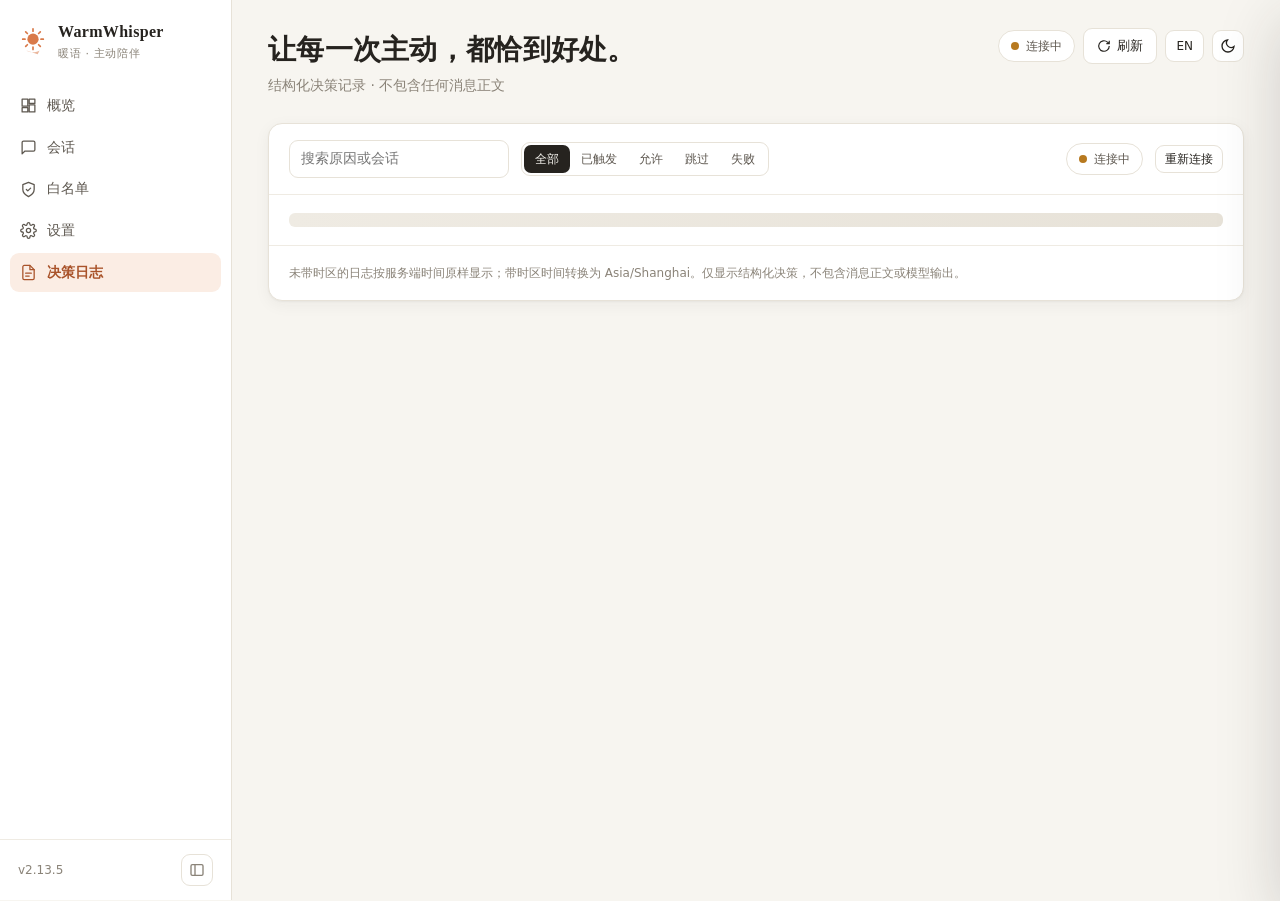
<file: pages/logs/index.html>
<!doctype html>
<html lang="zh-CN" data-page="logs">
<head>
<meta charset="utf-8">
<meta name="viewport" content="width=device-width, initial-scale=1">
<title>WarmWhisper · 暖语</title>
<style>
:root{
  --bg:#F7F5F0;--card:#FFFFFF;--fg:#26231F;--fg2:#5E5850;--muted:#8A8378;--line:#E7E2D8;--line2:#EFEBE3;
  --accent:#D97A4A;--accent-ink:#A9532A;--accent-soft:#FBEDE4;--ok:#2F9E5B;--ok-soft:#E3F4EA;--warn:#B7791F;--warn-soft:#FBF1DC;
  --bad:#C0392B;--bad-soft:#FBE6E3;--info:#3C6E9F;--info-soft:#E4EEF7;
  --shadow:0 1px 2px rgba(38,35,31,.04),0 4px 16px rgba(38,35,31,.05);--shadow-lg:0 20px 60px rgba(38,35,31,.18);
  --radius:14px;--serif:"Songti SC","Noto Serif CJK SC","Source Han Serif SC","STSong",Georgia,serif;
  --sans:system-ui,-apple-system,"PingFang SC","Hiragino Sans GB","Microsoft YaHei","Noto Sans CJK SC",sans-serif;
  --mono:ui-monospace,SFMono-Regular,Menlo,Consolas,monospace;
}
[data-theme=dark]{
  --bg:#181614;--card:#211F1C;--fg:#F1ECE4;--fg2:#C6BEB2;--muted:#9A9184;--line:#36322D;--line2:#2C2925;
  --accent:#E68A5A;--accent-ink:#F0A47B;--accent-soft:#3A2A21;--ok:#4CC27B;--ok-soft:#1E3327;--warn:#E0A847;--warn-soft:#3A3020;
  --bad:#EF6B5C;--bad-soft:#3D2320;--info:#7FAEDB;--info-soft:#1F2C3A;--shadow:0 1px 2px rgba(0,0,0,.3),0 4px 16px rgba(0,0,0,.25);
}
*{box-sizing:border-box}
html,body{margin:0;background:var(--bg);color:var(--fg);font-family:var(--sans);font-size:14px;line-height:1.55;-webkit-font-smoothing:antialiased}
button,input,select{font:inherit;color:inherit}
:focus-visible{outline:2px solid var(--accent);outline-offset:2px;border-radius:6px}
.sr{position:absolute;width:1px;height:1px;overflow:hidden;clip:rect(0 0 0 0);white-space:nowrap}
.app{display:flex;min-height:100vh}
/* sidebar */
.side{width:232px;flex:none;border-right:1px solid var(--line);background:var(--card);display:flex;flex-direction:column;position:sticky;top:0;height:100vh;transition:width .2s}
.brand{display:flex;align-items:center;gap:10px;padding:20px 18px 18px}
.mark{width:30px;height:30px;flex:none}
.brand b{font-family:var(--serif);font-size:16px;letter-spacing:.02em}
.brand small{display:block;color:var(--muted);font-size:11px;letter-spacing:.06em}
.nav{padding:6px 10px;display:flex;flex-direction:column;gap:2px;flex:1}
.nav button{display:flex;align-items:center;gap:10px;border:0;background:none;padding:9px 10px;border-radius:9px;cursor:pointer;color:var(--fg2);text-align:left;transition:background .15s,color .15s}
.nav button:hover{background:var(--line2);color:var(--fg)}
.nav button[aria-current=page]{background:var(--accent-soft);color:var(--accent-ink);font-weight:600}
.nav svg{width:17px;height:17px;flex:none}
.side-foot{padding:14px 18px;border-top:1px solid var(--line2);display:flex;justify-content:space-between;align-items:center;color:var(--muted);font-size:12px}
.collapsed .side{width:64px}
.collapsed .side .lbl,.collapsed .brand div,.collapsed .side-foot .ver{display:none}
.iconbtn{border:1px solid var(--line);background:var(--card);border-radius:9px;width:32px;height:32px;display:inline-grid;place-items:center;cursor:pointer;transition:border-color .15s,background .15s}
.iconbtn:hover{border-color:var(--accent)}
.iconbtn svg{width:16px;height:16px}
/* main */
.main{flex:1;min-width:0;padding:28px 36px 90px;max-width:1280px}
.top{display:flex;justify-content:space-between;gap:16px;align-items:flex-start;flex-wrap:wrap;margin-bottom:26px}
h1{font-family:var(--serif);font-weight:600;font-size:28px;letter-spacing:.01em;margin:0 0 4px}
.sub{color:var(--muted);margin:0}
.tools{display:flex;gap:8px;align-items:center;flex-wrap:wrap}
.pill{display:inline-flex;align-items:center;gap:7px;padding:6px 12px;border-radius:999px;border:1px solid var(--line);background:var(--card);font-size:12px;color:var(--fg2)}
.dot{width:8px;height:8px;border-radius:50%;background:var(--muted)}
.pill[data-s=live] .dot{background:var(--ok);box-shadow:0 0 0 0 var(--ok);animation:pulse 2s infinite}
.pill[data-s=connecting] .dot{background:var(--warn)}
.pill[data-s=offline] .dot,.pill[data-s=error] .dot{background:var(--bad)}
.pill[data-s=demo] .dot{background:var(--accent)}
@keyframes pulse{0%{box-shadow:0 0 0 0 color-mix(in srgb,var(--ok) 50%,transparent)}70%{box-shadow:0 0 0 7px transparent}100%{box-shadow:0 0 0 0 transparent}}
.btn{display:inline-flex;align-items:center;gap:6px;border:1px solid var(--line);background:var(--card);padding:7px 13px;border-radius:9px;cursor:pointer;font-size:13px;transition:border-color .15s,background .15s,transform .1s}
.btn:hover:not(:disabled){border-color:var(--accent)}
.btn:active:not(:disabled){transform:translateY(1px)}
.btn:disabled{opacity:.5;cursor:not-allowed}
.btn.primary{background:var(--accent);border-color:var(--accent);color:#fff}
.btn.primary:hover:not(:disabled){background:var(--accent-ink)}
.btn.danger{color:var(--bad)}
.btn.danger.solid{background:var(--bad);border-color:var(--bad);color:#fff}
.btn svg{width:14px;height:14px}
.btn.sm{padding:4px 9px;font-size:12px}
.spin{animation:spin 1s linear infinite}@keyframes spin{to{transform:rotate(360deg)}}
.banner{border:1px solid var(--line);border-radius:12px;padding:12px 16px;margin-bottom:18px;display:flex;gap:10px;align-items:flex-start;background:var(--card)}
.banner.demo{background:var(--accent-soft);border-color:color-mix(in srgb,var(--accent) 35%,transparent);color:var(--accent-ink)}
.banner.err{background:var(--bad-soft);border-color:color-mix(in srgb,var(--bad) 30%,transparent);color:var(--bad)}
.banner.warn{background:var(--warn-soft);color:var(--warn);border-color:color-mix(in srgb,var(--warn) 30%,transparent)}
.card{background:var(--card);border:1px solid var(--line);border-radius:var(--radius);box-shadow:var(--shadow)}
.card-h{display:flex;justify-content:space-between;align-items:center;gap:12px;padding:16px 20px;border-bottom:1px solid var(--line2);flex-wrap:wrap}
.card-h h2{font-size:15px;margin:0;font-weight:600}
.card-b{padding:18px 20px}
.grid4{display:grid;grid-template-columns:repeat(4,1fr);gap:14px;margin-bottom:18px}
.stat{padding:18px 20px}
.stat .k{color:var(--muted);font-size:12px;letter-spacing:.04em}
.stat .v{font-family:var(--serif);font-size:32px;font-weight:600;line-height:1.2;margin-top:6px;font-variant-numeric:tabular-nums}
.stat .h{font-size:12px;color:var(--muted)}
.stat.bad .v{color:var(--bad)}
.stack{display:flex;flex-direction:column;gap:18px}
.row{display:flex;gap:12px;align-items:center;flex-wrap:wrap}
.toggle-row{display:flex;gap:16px;align-items:center;justify-content:space-between;padding:18px 20px;flex-wrap:wrap}
.switch{position:relative;width:44px;height:24px;border-radius:999px;background:var(--line);border:0;cursor:pointer;transition:background .2s;flex:none}
.switch::after{content:"";position:absolute;top:3px;left:3px;width:18px;height:18px;border-radius:50%;background:#fff;box-shadow:0 1px 3px rgba(0,0,0,.2);transition:transform .2s}
.switch[aria-checked=true]{background:var(--ok)}
.switch[aria-checked=true]::after{transform:translateX(20px)}
.switch:disabled{opacity:.5;cursor:not-allowed}
.note{font-size:12px;color:var(--muted)}
.input,select.input{border:1px solid var(--line);background:var(--card);border-radius:9px;padding:7px 11px;min-width:0;transition:border-color .15s}
.input:focus{border-color:var(--accent);outline:none;box-shadow:0 0 0 3px var(--accent-soft)}
.input[aria-invalid=true]{border-color:var(--bad)}
.field{display:flex;flex-direction:column;gap:5px;min-width:0}
.field label{font-size:12px;color:var(--fg2);font-weight:500}
.err-t{font-size:12px;color:var(--bad);min-height:16px}
.seg{display:inline-flex;border:1px solid var(--line);border-radius:9px;padding:2px;background:var(--card)}
.seg button{border:0;background:none;padding:5px 11px;border-radius:7px;cursor:pointer;font-size:12px;color:var(--fg2)}
.seg button[aria-pressed=true]{background:var(--fg);color:var(--bg)}
table{width:100%;border-collapse:collapse}
th{text-align:left;font-weight:500;color:var(--muted);font-size:12px;padding:10px 14px;border-bottom:1px solid var(--line2);white-space:nowrap}
td{padding:12px 14px;border-bottom:1px solid var(--line2);vertical-align:middle}
tbody tr{transition:background .12s}
tbody tr:hover{background:color-mix(in srgb,var(--accent-soft) 45%,transparent)}
tbody tr:last-child td{border-bottom:0}
.tw{overflow-x:auto}
.name{font-weight:600}
.mini{font-size:12px;color:var(--muted);font-family:var(--mono)}
.badge{display:inline-flex;align-items:center;gap:4px;font-size:11px;padding:2px 8px;border-radius:999px;background:var(--line2);color:var(--fg2);white-space:nowrap;font-weight:500}
.badge.private{background:var(--info-soft);color:var(--info)}
.badge.group{background:var(--accent-soft);color:var(--accent-ink)}
.badge.ok{background:var(--ok-soft);color:var(--ok)}
.badge.bad{background:var(--bad-soft);color:var(--bad)}
.badge.warn{background:var(--warn-soft);color:var(--warn)}
.mood{display:flex;align-items:center;gap:8px;min-width:130px}
.bar{flex:1;height:6px;border-radius:99px;background:var(--line2);overflow:hidden;min-width:60px}
.bar i{display:block;height:100%;border-radius:99px;background:linear-gradient(90deg,var(--accent),#E9B04F)}
.num{font-variant-numeric:tabular-nums}
.empty{padding:40px 20px;text-align:center;color:var(--muted)}
.empty b{display:block;color:var(--fg2);font-weight:600;margin-bottom:4px}
.skel{height:14px;border-radius:6px;background:linear-gradient(90deg,var(--line2),var(--line),var(--line2));background-size:200% 100%;animation:sk 1.2s infinite}
@keyframes sk{to{background-position:-200% 0}}
.dec{display:flex;gap:12px;align-items:flex-start;padding:12px 20px;border-bottom:1px solid var(--line2)}
.dec:last-child{border-bottom:0}
.dec .t{width:88px;flex:none;color:var(--muted);font-size:12px;font-variant-numeric:tabular-nums;padding-top:2px}
.dec .b{flex:1;min-width:0}
.reasons{display:flex;flex-wrap:wrap;gap:5px;margin-top:5px}
.reason{font-size:11px;padding:2px 8px;border-radius:6px;border:1px solid var(--line);color:var(--fg2);cursor:help;background:var(--card)}
.wl-legacy td{color:var(--muted)}
.two{display:grid;grid-template-columns:1fr 1fr;gap:18px}
.help{font-size:13px;color:var(--fg2);line-height:1.7}
.help code{font-family:var(--mono);font-size:12px;background:var(--line2);padding:1px 6px;border-radius:5px}
/* drawer & dialog */
.scrim{position:fixed;inset:0;background:rgba(24,22,20,.35);opacity:0;pointer-events:none;transition:opacity .2s;z-index:40}
.scrim.on{opacity:1;pointer-events:auto}
.drawer{position:fixed;top:0;right:0;height:100%;width:min(440px,100%);background:var(--card);border-left:1px solid var(--line);box-shadow:var(--shadow-lg);transform:translateX(100%);transition:transform .25s cubic-bezier(.2,.8,.2,1);z-index:50;display:flex;flex-direction:column}
.drawer.on{transform:none}
.drawer-h{display:flex;justify-content:space-between;align-items:center;padding:18px 22px;border-bottom:1px solid var(--line2)}
.drawer-b{padding:20px 22px;overflow:auto;flex:1;display:flex;flex-direction:column;gap:20px}
.kv{display:grid;grid-template-columns:96px 1fr;gap:8px 12px;font-size:13px}
.kv dt{color:var(--muted)}.kv dd{margin:0;word-break:break-all}
input[type=range]{width:100%;accent-color:var(--accent)}
dialog{border:1px solid var(--line);border-radius:16px;padding:0;background:var(--card);color:var(--fg);box-shadow:var(--shadow-lg);max-width:440px;width:calc(100% - 32px)}
dialog::backdrop{background:rgba(24,22,20,.4)}
.dlg-b{padding:22px 24px}
.dlg-b h3{margin:0 0 8px;font-family:var(--serif);font-size:18px}
.dlg-f{display:flex;justify-content:flex-end;gap:8px;padding:14px 24px;border-top:1px solid var(--line2)}
.toasts{position:fixed;bottom:20px;right:20px;display:flex;flex-direction:column;gap:8px;z-index:60}
.toast{background:var(--fg);color:var(--bg);padding:10px 14px;border-radius:10px;box-shadow:var(--shadow-lg);font-size:13px;animation:tin .2s;max-width:360px}
.toast.bad{background:var(--bad);color:#fff}
@keyframes tin{from{opacity:0;transform:translateY(8px)}}
.tabs{display:none}
@media (max-width:1000px){.grid4{grid-template-columns:repeat(2,1fr)}.two{grid-template-columns:1fr}}
@media (max-width:820px){
  .side{display:none}.main{padding:20px 16px 90px}h1{font-size:22px}
  .tabs{display:flex;position:fixed;bottom:0;left:0;right:0;background:var(--card);border-top:1px solid var(--line);z-index:30;padding:6px 4px calc(6px + env(safe-area-inset-bottom))}
  .tabs button{flex:1;border:0;background:none;display:flex;flex-direction:column;align-items:center;gap:2px;font-size:11px;color:var(--muted);padding:4px;cursor:pointer;border-radius:8px}
  .tabs button[aria-current=page]{color:var(--accent-ink)}
  .tabs svg{width:18px;height:18px}
  .hide-m{display:none}
}
@media (max-width:640px){
  .sessions-table,.sessions-table tbody{display:block}.sessions-table thead{display:none}
  .sessions-table tr{display:grid;grid-template-columns:repeat(2,minmax(0,1fr));padding:10px;border-bottom:1px solid var(--line2)}
  .sessions-table td{display:block;border:0;padding:6px;min-width:0}.sessions-table td.hide-m{display:none}
  .sessions-table td:first-child,.sessions-table td:last-child{grid-column:1/-1}
  .sessions-table td[data-label]::before{content:attr(data-label) " · ";color:var(--muted);font-size:12px}
  .sessions-table .mini{overflow-wrap:anywhere}.sessions-table .mood{min-width:0}
  .btn,.iconbtn{min-height:40px}.tools .iconbtn{min-width:40px}.toasts{bottom:82px;left:16px;right:16px}
}
@media (prefers-reduced-motion:reduce){*{animation:none!important;transition:none!important}}
</style>
</head>
<body>
<div class="app" id="ww-app">
  <aside class="side" aria-label="主导航">
    <div class="brand">
      <svg class="mark" viewBox="0 0 32 32" aria-hidden="true"><circle cx="16" cy="14" r="6" fill="#D97A4A"/><g stroke="#D97A4A" stroke-width="1.8" stroke-linecap="round"><path d="M16 3v2.5M16 22.5V25M5 14h2.5M24.5 14H27M8.2 6.2l1.8 1.8M22 20l1.8 1.8M23.8 6.2 22 8M10 20l-1.8 1.8"/></g><path d="M9 26c3 2.5 11 2.5 14 0l-2 4z" fill="#D97A4A" opacity=".55"/></svg>
      <div><b>WarmWhisper</b><small>暖语 · 主动陪伴</small></div>
    </div>
    <nav class="nav" id="ww-nav"></nav>
    <div class="side-foot"><span class="ver">v2.13.5</span><button class="iconbtn" id="ww-collapse" aria-label="折叠侧栏" title="折叠侧栏"><svg viewBox="0 0 24 24" fill="none" stroke="currentColor" stroke-width="2"><rect x="3" y="4" width="18" height="16" rx="2"/><path d="M9 4v16"/></svg></button></div>
  </aside>
  <main class="main" id="ww-main">
    <header class="top">
      <div><h1 id="ww-title">让每一次主动，都恰到好处。</h1><p class="sub" id="ww-sub"></p></div>
      <div class="tools">
        <span class="pill" id="ww-pill" data-s="connecting" role="status"><span class="dot"></span><span id="ww-pill-t">连接中</span></span>
        <button class="btn" id="ww-refresh"><svg viewBox="0 0 24 24" fill="none" stroke="currentColor" stroke-width="2"><path d="M21 12a9 9 0 1 1-3-6.7L21 8M21 3v5h-5"/></svg><span id="ww-refresh-t">刷新</span></button>
        <button class="iconbtn" id="ww-lang" aria-label="切换语言" title="中文 / English" style="width:auto;padding:0 10px;font-size:12px">EN</button>
        <button class="iconbtn" id="ww-theme" aria-label="切换深色模式" title="深色模式"><svg viewBox="0 0 24 24" fill="none" stroke="currentColor" stroke-width="2"><path d="M21 12.8A9 9 0 1 1 11.2 3a7 7 0 0 0 9.8 9.8z"/></svg></button>
      </div>
    </header>
    <div id="ww-banners"></div>
    <div id="ww-view"></div>
  </main>
  <nav class="tabs" id="ww-tabs" aria-label="移动导航"></nav>
</div>
<div class="scrim" id="ww-scrim"></div>
<aside class="drawer" id="ww-drawer" role="dialog" aria-modal="true" aria-labelledby="ww-drawer-title" aria-hidden="true"></aside>
<dialog id="ww-dlg"><form method="dialog"><div class="dlg-b"><h3 id="ww-dlg-t"></h3><div id="ww-dlg-m" class="help"></div></div><div class="dlg-f"><button class="btn" value="cancel" id="ww-dlg-c">取消</button><button class="btn primary" value="ok" id="ww-dlg-ok">确认</button></div></form></dialog>
<div class="toasts" id="ww-toasts" aria-hidden="true"></div>
<div class="sr" id="ww-live" aria-live="polite" role="status"></div>
<div class="sr" id="ww-alert" aria-live="assertive" role="alert"></div>

<script>
(function () {
  'use strict';

  function getSdk() { return window.AstrBotPluginPage || null; }

  var _i18nDict = {};
  var _i18nReady = false;

  function _loadI18n() {
    if (_i18nReady) return;
    var sdk = getSdk();
    var locale = (sdk && sdk.locale) || (sdk && sdk.getLocale && sdk.getLocale()) || 'zh-CN';
    if (sdk && typeof sdk.t === 'function') {
      _i18nReady = true;
      return;
    }
    var base = '../../.astrbot-plugin/i18n/';
    var url = base + locale + '.json';
    try {
      var xhr = new XMLHttpRequest();
      xhr.open('GET', url, false);
      xhr.send(null);
      if (xhr.status === 200 || xhr.status === 0) {
        _i18nDict = JSON.parse(xhr.responseText);
      }
    } catch (e) {
      console.warn('[kanjyou] i18n load failed:', e);
    }
    _i18nReady = true;
  }

  function _resolveKey(key) {
    var parts = key.split('.');
    var obj = _i18nDict;
    for (var i = 0; i < parts.length; i++) {
      if (obj && typeof obj === 'object' && parts[i] in obj) {
        obj = obj[parts[i]];
      } else {
        return undefined;
      }
    }
    return obj;
  }

  function _interpolate(str, params) {
    if (!params || typeof str !== 'string') return str;
    return str.replace(/\{(\w+)\}/g, function (_, k) {
      return params[k] != null ? params[k] : '{' + k + '}';
    });
  }

  function t(key, params) {
    _loadI18n();
    var sdk = getSdk();
    if (sdk && typeof sdk.t === 'function') {
      var val = sdk.t(key, params);
      if (val !== undefined && val !== key) return _interpolate(val, params);
    }
    var local = _resolveKey(key);
    if (local !== undefined) return _interpolate(local, params);
    return key;
  }

  function applyI18n(root) {
    var el = root || document;
    var nodes = el.querySelectorAll('[data-i18n]');
    for (var i = 0; i < nodes.length; i++) {
      var node = nodes[i];
      var key = node.getAttribute('data-i18n');
      if (!key) continue;
      var val = t(key);
      if (val !== key) node.textContent = val;
    }
    var placeholders = el.querySelectorAll('[data-i18n-placeholder]');
    for (var j = 0; j < placeholders.length; j++) {
      var pNode = placeholders[j];
      var pKey = pNode.getAttribute('data-i18n-placeholder');
      if (!pKey) continue;
      var pVal = t(pKey);
      if (pVal !== pKey) pNode.placeholder = pVal;
    }
    var titles = el.querySelectorAll('[data-i18n-title]');
    for (var k = 0; k < titles.length; k++) {
      var tNode = titles[k];
      var tKey = tNode.getAttribute('data-i18n-title');
      if (!tKey) continue;
      var tVal = t(tKey);
      if (tVal !== tKey) tNode.title = tVal;
    }
  }

  function getTheme() {
    var attr = document.documentElement.getAttribute('data-theme');
    if (attr === 'light' || attr === 'dark') return attr;
    if (window.matchMedia && window.matchMedia('(prefers-color-scheme: light)').matches) {
      return 'light';
    }
    return 'dark';
  }

  function onThemeChange(cb) {
    if (window.matchMedia) {
      window.matchMedia('(prefers-color-scheme: light)').addEventListener('change', function () {
        if (!document.documentElement.hasAttribute('data-theme')) {
          cb(getTheme());
        }
      });
    }
    var observer = new MutationObserver(function () {
      cb(getTheme());
    });
    observer.observe(document.documentElement, { attributes: true, attributeFilter: ['data-theme'] });
  }

  var KANJYOU = {
    get sdk() { return getSdk(); },
    t: t,
    applyI18n: applyI18n,
    getTheme: getTheme,
    onThemeChange: onThemeChange,

    async apiGet(path, params) {
      var sdk = getSdk();
      if (!sdk) return null;
      var ep = path.charAt(0) === '/' ? path.slice(1) : path;
      try {
        return await sdk.apiGet(ep, params || {});
      } catch (e) {
        console.error('[kanjyou] apiGet error:', ep, e);
        return null;
      }
    },

    async apiPost(path, body) {
      var sdk = getSdk();
      if (!sdk) return null;
      var ep = path.charAt(0) === '/' ? path.slice(1) : path;
      try {
        return await sdk.apiPost(ep, body || {});
      } catch (e) {
        console.error('[kanjyou] apiPost error:', ep, e);
        return null;
      }
    },

    subscribeSSE(path, onEvent, onStatus) {
      var sdk = getSdk();
      if (!sdk) return { close() {} };
      var ep = path.charAt(0) === '/' ? path.slice(1) : path;
      var closed = false;
      var subscriptionId = null;
      var subscriptionReady = false;
      var handlers = {
        onMessage: function(info) {
          if (!closed) onEvent(info);
        },
        onOpen: function() {
          if (!closed && onStatus) onStatus('connected');
        },
        onError: function() {
          if (!closed && onStatus) onStatus('disconnected');
        }
      };

      function unsubscribe(id) {
        if (id == null) return;
        try {
          var result = sdk.unsubscribeSSE(id);
          if (result && typeof result.then === 'function') {
            result.catch(function (e) {
              console.error('[kanjyou] unsubscribeSSE error:', ep, e);
            });
          }
        } catch (e) {
          console.error('[kanjyou] unsubscribeSSE error:', ep, e);
        }
      }

      try {
        var subscription = sdk.subscribeSSE(ep, handlers);
        var pending = subscription && typeof subscription.then === 'function'
          ? subscription
          : Promise.resolve(subscription);
        pending.then(function (id) {
          if (closed) {
            unsubscribe(id);
            return;
          }
          subscriptionId = id;
          subscriptionReady = true;
        }).catch(function (e) {
          console.error('[kanjyou] subscribeSSE error:', ep, e);
          if (!closed && onStatus) onStatus('disconnected');
        });
      } catch (e) {
        console.error('[kanjyou] subscribeSSE error:', ep, e);
        if (onStatus) onStatus('disconnected');
      }

      return {
        close() {
          closed = true;
          if (!subscriptionReady) return;
          var id = subscriptionId;
          subscriptionId = null;
          subscriptionReady = false;
          unsubscribe(id);
        },
      };
    },

    connectSSEWithReconnect(path, onEvent, onStatus, opts) {
      var self = this;
      opts = opts || {};
      var maxDelay = opts.maxDelay || 30000;
      var baseDelay = opts.baseDelay || 1000;
      var heartbeatTimeout = opts.heartbeatTimeout || 60000;
      var handle = null;
      var delay = baseDelay;
      var timer = null;
      var heartbeatTimer = null;
      var stopped = false;

      function resetHeartbeat() {
        if (heartbeatTimer) clearTimeout(heartbeatTimer);
        heartbeatTimer = setTimeout(function() {
          if (stopped) return;
          scheduleReconnect();
        }, heartbeatTimeout);
      }

      function connect() {
        if (stopped) return;
        if (handle) { try { handle.close(); } catch(e) {} }
        if (onStatus) onStatus('connecting');
        handle = self.subscribeSSE(path, function(data) {
          delay = baseDelay;
          resetHeartbeat();
          onEvent(data);
        }, onStatus);
        resetHeartbeat();
      }

      function scheduleReconnect() {
        if (stopped) return;
        if (handle) { try { handle.close(); } catch(e) {} }
        if (heartbeatTimer) clearTimeout(heartbeatTimer);
        if (onStatus) onStatus('disconnected');
        timer = setTimeout(function() {
          delay = Math.min(delay * 2, maxDelay);
          connect();
        }, delay);
      }

      connect();

      return {
        close() {
          stopped = true;
          if (timer) clearTimeout(timer);
          if (heartbeatTimer) clearTimeout(heartbeatTimer);
          if (handle) { try { handle.close(); } catch(e) {} }
        },
        reconnect() {
          if (timer) clearTimeout(timer);
          delay = baseDelay;
          connect();
        },
      };
    },

    formatDuration(seconds) {
      var s = Math.max(0, Math.floor(seconds));
      if (s < 60) return s + 's';
      if (s < 3600) return Math.floor(s / 60) + 'm' + (s % 60 ? ' ' + (s % 60) + 's' : '');
      var h = Math.floor(s / 3600);
      var m = Math.floor((s % 3600) / 60);
      return h + 'h' + (m ? ' ' + m + 'm' : '');
    },

    formatTime(ts) {
      if (!ts || ts === '-' || ts === '0' || ts === 0) return '-';
      var d = typeof ts === 'number' ? new Date(ts * 1000) : new Date(ts);
      if (isNaN(d.getTime())) return '-';
      var pad = function(n) { return String(n).padStart(2, '0'); };
      return pad(d.getHours()) + ':' + pad(d.getMinutes()) + ':' + pad(d.getSeconds());
    },

    formatDateTime(ts) {
      if (!ts || ts === '-' || ts === '0' || ts === 0) return '-';
      var d = typeof ts === 'number' ? new Date(ts * 1000) : new Date(ts);
      if (isNaN(d.getTime())) return '-';
      var pad = function(n) { return String(n).padStart(2, '0'); };
      return (
        d.getFullYear() + '-' +
        pad(d.getMonth() + 1) + '-' +
        pad(d.getDate()) + ' ' +
        pad(d.getHours()) + ':' +
        pad(d.getMinutes()) + ':' +
        pad(d.getSeconds())
      );
    },

    sessionLabel(key) {
      if (!key) return '-';
      if (key.startsWith('private:')) return 'P:' + key.slice(8);
      if (key.startsWith('group:')) return 'G:' + key.slice(6);
      return key;
    },

    sessionType(key) {
      if (!key) return '';
      if (key.startsWith('private:')) return 'private';
      if (key.startsWith('group:')) return 'group';
      return '';
    },

    moodColor(value) {
      var v = Number(value) || 0;
      if (v >= 70) return 'var(--accent2)';
      if (v >= 35) return 'var(--warn)';
      return 'var(--danger)';
    },

    moodPercent(value) {
      return Math.max(0, Math.min(100, Math.round(Number(value) || 0)));
    },

    escapeHtml(text) {
      var el = document.createElement('span');
      el.textContent = text || '';
      return el.innerHTML;
    },

    showToast(message, type) {
      var container = document.querySelector('.toast-container');
      if (!container) {
        container = document.createElement('div');
        container.className = 'toast-container';
        document.body.appendChild(container);
      }
      var toast = document.createElement('div');
      toast.className = 'toast' + (type === 'ok' ? ' toast-ok' : type === 'err' ? ' toast-err' : '');
      toast.textContent = message;
      container.appendChild(toast);
      setTimeout(function() {
        toast.style.opacity = '0';
        toast.style.transition = 'opacity .2s';
        setTimeout(function() { toast.remove(); }, 200);
      }, 3000);
    },

    now() {
      return Math.floor(Date.now() / 1000);
    },
  };

  window.KANJYOU = KANJYOU;
})();
</script>
<script>
{
const $ = (s, r = document) => r.querySelector(s);
const esc = (v) => String(v == null ? "" : v).replace(/[&<>"']/g, (c) => ({ "&": "&amp;", "<": "&lt;", ">": "&gt;", '"': "&quot;", "'": "&#39;" }[c]));
const qs = new URLSearchParams(location.search);
const DEMO = qs.get("demo") === "1";
const TZ = "Asia/Shanghai";
const storage = {
  getItem(key) { try { return window.localStorage.getItem(key); } catch (_) { return null; } },
  setItem(key, value) { try { window.localStorage.setItem(key, value); } catch (_) {} },
};

/* ---------------- i18n ---------------- */
const I18N = {
  zh: {
    overview: "概览", sessions: "会话", whitelist: "白名单", settings: "设置", logs: "决策日志",
    sub_overview: "实时会话状态与今日主动情况", sub_sessions: "全部会话 · 情绪、空闲与下次触发估算", sub_whitelist: "仅白名单内的会话会收到主动消息", sub_settings: "免打扰时段、手动测试与重载", sub_logs: "结构化决策记录 · 不包含任何消息正文",
    refresh: "刷新", live: "实时连接", connecting: "连接中", offline: "未连接", error: "连接异常", demo: "演示数据",
    s_sessions: "会话数", s_today: "今日主动", s_wl: "白名单", s_fail: "连续失败",
    proactive: "主动消息", proactive_note: "关闭后仅停止主动轮询；消息合并与被动回复处理仍会继续。",
    paused_until: "暂停至", search: "搜索会话名称或 ID", all: "全部", private: "私聊", group: "群聊",
    c_name: "会话", c_platform: "平台实例", c_type: "类型", c_mood: "情绪 / 人格", c_idle: "空闲", c_next: "下次触发", c_today: "今日", c_actions: "",
    details: "详情", copy: "复制 ID", copied: "已复制完整 ID", recent: "最近决策", view_all: "查看全部",
    no_sessions: "暂无会话", no_sessions_h: "插件尚未记录到任何会话。", no_match: "没有匹配的结果",
    mood_edit: "调整情绪值", save: "保存", saving: "保存中…", test_send: "测试发送", test_warn: "这会向该会话发送一条真实消息。确定继续吗？",
    soon: "即将", none: "—",
  },
  en: {
    overview: "Overview", sessions: "Sessions", whitelist: "Whitelist", settings: "Settings", logs: "Decision log",
    sub_overview: "Live sessions and today's proactive activity", sub_sessions: "All sessions · mood, idle time and next-trigger estimate", sub_whitelist: "Only whitelisted sessions receive proactive messages", sub_settings: "Do-not-disturb, manual test and reload", sub_logs: "Structured decisions · no message content",
    refresh: "Refresh", live: "Live", connecting: "Connecting", offline: "Disconnected", error: "Connection error", demo: "Demo data",
    s_sessions: "Sessions", s_today: "Proactive today", s_wl: "Whitelisted", s_fail: "Failure streak",
    proactive: "Proactive messages", proactive_note: "Turning off only stops proactive polling; merging and passive processing continue.",
    paused_until: "Paused until", search: "Search name or ID", all: "All", private: "Private", group: "Group",
    c_name: "Session", c_platform: "Platform", c_type: "Type", c_mood: "Mood / persona", c_idle: "Idle", c_next: "Next trigger", c_today: "Today", c_actions: "",
    details: "Details", copy: "Copy ID", copied: "Full ID copied", recent: "Recent decisions", view_all: "View all",
    no_sessions: "No sessions", no_sessions_h: "The plugin hasn't recorded any sessions yet.", no_match: "No matches",
    mood_edit: "Adjust mood", save: "Save", saving: "Saving…", test_send: "Test send", test_warn: "This sends a REAL message to this session. Continue?",
    soon: "soon", none: "—",
  },
};
let lang = storage.getItem("ww-lang") || "zh";
const t = (k) => (I18N[lang] && I18N[lang][k]) || I18N.zh[k] || k;
const L = (zh, en) => (lang === "en" ? en : zh);

const REASONS = {
  not_in_proactive_whitelist: ["不在主动白名单", "Not whitelisted"], waiting_next_check: ["等待下次检查", "Waiting for next check"],
  await_human_reply: ["等待对方回应", "Awaiting human reply"], period_limit: ["已达当前时段配额", "Period quota reached"],
  idle_not_enough: ["空闲时间不足", "Insufficient idle time"], persona_state_low: ["人格状态暂不适合主动", "Persona state suppresses proactive"],
  group_active: ["群聊仍活跃", "Group active"], group_quiet: ["群聊已安静", "Group quiet"], probability_miss: ["本轮概率未命中", "Probability missed"],
  probability_pass: ["本轮概率通过", "Probability passed"], missing_origin: ["缺少会话来源", "Missing session origin"],
  night_quiet: ["夜间免打扰", "Night quiet hours"], cooldown_guard: ["冷却保护", "Cooldown guard"],
  global_hourly_cap: ["已达全局小时上限", "Global hourly cap"], lite_veto: ["辅助模型建议暂缓", "Lite model veto"],
  trigger_success: ["主动发送成功", "Proactive sent"], trigger_failed: ["主动发送失败", "Proactive failed"],
  idle_long: ["空闲足够久", "Idle long enough"], idle_short: ["空闲太短", "Idle too short"], not_idle: ["对方仍活跃", "User still active"],
  user_active: ["对方仍活跃", "User still active"], dnd: ["免打扰时段", "Do-not-disturb"], quiet_hours: ["免打扰时段", "Quiet hours"], sleep: ["免打扰时段", "Sleep window"],
  cooldown: ["冷却中", "Cooling down"], daily_cap: ["已达今日上限", "Daily cap reached"], daily_limit: ["已达今日上限", "Daily limit reached"], rate_limit: ["频率限制", "Rate limited"],
  not_whitelisted: ["不在白名单", "Not whitelisted"], whitelist_miss: ["不在白名单", "Not whitelisted"], disabled: ["主动已关闭", "Proactive disabled"], paused: ["已暂停", "Paused"],
  mood_high: ["情绪积极", "Positive mood"], mood_low: ["情绪低落", "Low mood"], low_confidence: ["置信度不足", "Low confidence"], high_confidence: ["置信度高", "High confidence"],
  model_skip: ["模型建议跳过", "Model suggested skip"], model_declined: ["模型建议跳过", "Model declined"], send_failed: ["发送失败", "Send failed"], send_error: ["发送失败", "Send failed"],
  fail_streak: ["连续失败熔断", "Failure circuit"], manual: ["手动触发", "Manual trigger"], timing_ok: ["时机合适", "Good timing"], random_jitter: ["随机抖动", "Random jitter"],
};
const reasonLabel = (c) => (REASONS[c] ? L(REASONS[c][0], REASONS[c][1]) : c);
const OUTCOME = { allow: ["允许", "Allowed", "ok"], triggered: ["已触发", "Triggered", "ok"], skip: ["跳过", "Skipped", ""], failed: ["失败", "Failed", "bad"] };
const outcomeBadge = (o) => { const x = OUTCOME[o] || [o, o, ""]; return `<span class="badge ${x[2]}">${esc(L(x[0], x[1]))}</span>`; };

/* ---------------- formatting ---------------- */
const fmtDur = (s) => {
  if (s == null || isNaN(s)) return t("none");
  s = Math.max(0, Math.round(Number(s)));
  if (s < 60) return L(`${s} 秒`, `${s}s`);
  if (s < 3600) return L(`${Math.floor(s / 60)} 分钟`, `${Math.floor(s / 60)}m`);
  if (s < 86400) return L(`${Math.floor(s / 3600)} 小时 ${Math.floor((s % 3600) / 60)} 分`, `${Math.floor(s / 3600)}h ${Math.floor((s % 3600) / 60)}m`);
  return L(`${Math.floor(s / 86400)} 天`, `${Math.floor(s / 86400)}d`);
};
const fmtNext = (s) => (s == null || isNaN(s) ? t("none") : Number(s) <= 0 ? t("soon") : L("约 ", "~") + fmtDur(s));
const toDate = (v) => {
  if (v == null || v === "") return null;
  if (typeof v === "number" || /^\d+(\.\d+)?$/.test(String(v))) { const n = Number(v); return new Date(n < 1e12 ? n * 1000 : n); }
  const d = new Date(v); return isNaN(d) ? null : d;
};
const fmtTime = (v, withDate) => {
  // Existing backend timestamps have no offset: display their server wall time unchanged.
  if (typeof v === "string" && /^\d{4}-\d{2}-\d{2} \d{2}:\d{2}:\d{2}$/.test(v)) {
    return withDate ? v : v.slice(5, 10).replace("-", "/") + " " + v.slice(11);
  }
  const d = toDate(v); if (!d) return t("none");
  const o = { timeZone: TZ, hour: "2-digit", minute: "2-digit", second: "2-digit", hour12: false };
  const sameDay = new Intl.DateTimeFormat("en-CA", { timeZone: TZ }).format(d) === new Intl.DateTimeFormat("en-CA", { timeZone: TZ }).format(new Date());
  if (withDate || !sameDay) Object.assign(o, { month: "2-digit", day: "2-digit" });
  return new Intl.DateTimeFormat(lang === "en" ? "en-GB" : "zh-CN", o).format(d);
};
const parseSid = (sid) => {
  const p = String(sid || "").split(":");
  const type = p[0] === "group" ? "group" : p[0] === "private" ? "private" : null;
  const platform = p[1] || "";
  const rest = p.slice(3).join(":") || p.slice(2).join(":") || sid;
  return { type, platform, name: rest };
};
const parseWl = (raw, kindHint) => {
  try {
    const o = typeof raw === "string" ? JSON.parse(raw) : raw;
    if (o && typeof o === "object") {
      if (o.kind === kindHint && typeof o.platform === "string" && o.platform && typeof o.id === "string" && o.id) return { scoped: true, kind: o.kind, platform: String(o.platform), id: String(o.id), raw };
      if (o.legacy_id != null) return { scoped: false, legacy: true, kind: kindHint, id: String(o.legacy_id), raw };
    }
  } catch (e) {}
  return { scoped: false, invalid: true, kind: kindHint, raw };
};

/* ---------------- API layer ---------------- */
/* AstrBot Plugin Pages unwraps successful API envelopes before the SDK promise
   resolves. Keep the backend envelope supported, but only allow a bare object
   when it exactly matches the payload contract of the requested endpoint. */
const normalize = (body, endpoint) => {
  if (body == null) return { ok: false, message: L("请求失败或无响应", "Request failed / no response") };
  if (typeof body === "string") { try { body = JSON.parse(body); } catch (e) { return { ok: false, message: L("响应格式无效", "Invalid response") }; } }
  if (body && typeof body === "object") {
    if (body.status === "ok") {
      const data = body.data;
      return validPayload(endpoint, data) ? { ok: true, data } : { ok: false, message: body.message || L("响应格式无效", "Invalid response") };
    }
    if (body.status != null) return { ok: false, message: body.message || L("服务器返回错误", "Server returned an error") };
    if (validPayload(endpoint, body)) return { ok: true, data: body };
  }
  return { ok: false, message: (body && typeof body === "object" && body.message) || L("服务器返回错误", "Server returned an error") };
};
function validPayload(endpoint, d) {
  if (!d || typeof d !== "object" || Array.isArray(d)) return false;
  if (endpoint === "status") {
    return Array.isArray(d.sessions) && !!d.global && typeof d.global === "object" &&
      typeof d.global.enabled === "boolean" && !!d.whitelist && typeof d.whitelist === "object" &&
      Array.isArray(d.whitelist.private) && Array.isArray(d.whitelist.group);
  }
  if (endpoint === "toggle") return typeof d.enabled === "boolean";
  if (endpoint === "test") return typeof d.triggered === "boolean" && typeof d.session_id === "string" && d.session_id !== "";
  if (endpoint === "whitelist") return Array.isArray(d.private) && Array.isArray(d.group);
  if (endpoint === "sleep") return typeof d.start === "string" && HHMM.test(d.start) && typeof d.end === "string" && HHMM.test(d.end);
  if (endpoint === "mood") return typeof d.session_id === "string" && d.session_id !== "" && typeof d.mood === "number" && !isNaN(d.mood);
  if (endpoint === "reload") return d.reloaded === true;
  return false;
}

const ownSSE = (sdk, onData, onStatus) => {
  let generation = 0, id = null, retry = null, closed = false;
  const unsubscribe = (value) => { if (value == null) return; try { Promise.resolve(sdk.unsubscribeSSE(value)).catch(() => {}); } catch (_) {} };
  const clear = () => { generation++; clearTimeout(retry); retry = null; if (id != null) { unsubscribe(id); id = null; } };
  const open = async () => {
    const current = ++generation;
    onStatus("connecting");
    const valid = () => !closed && current === generation;
    const reconnectLater = () => {
      if (!valid()) return;
      onStatus("disconnected");
      clearTimeout(retry);
      retry = setTimeout(() => { clear(); if (!closed) open(); }, 5000);
    };
    try {
      if (sdk.ready) await sdk.ready();
      if (!valid()) return;
      const value = await sdk.subscribeSSE("events", {
        onMessage(message) { if (valid()) onData(message); },
        onOpen() { if (valid()) onStatus("connected"); },
        onError: reconnectLater,
      });
      if (valid()) id = value; else unsubscribe(value);
    } catch (_) { reconnectLater(); }
  };
  open();
  return { close() { closed = true; clear(); }, reconnect() { if (closed) return; clear(); open(); } };
};

const makeApi = () => {
  if (DEMO) return demoApi();
  const K = window.KANJYOU;
  if (K && typeof K.apiGet === "function" && window.AstrBotPluginPage && typeof window.AstrBotPluginPage.apiGet === "function") {
    return {
      mode: "live",
      get: async (e, p) => { try { if (K.sdk && K.sdk.ready) await K.sdk.ready(); return normalize(await K.apiGet(e, p), e); } catch (err) { return { ok: false, message: String(err && err.message || err) }; } },
      post: async (e, b) => { try { if (K.sdk && K.sdk.ready) await K.sdk.ready(); return normalize(await K.apiPost(e, b), e); } catch (err) { return { ok: false, message: String(err && err.message || err) }; } },
      sse: (onData, onStatus) => typeof K.connectSSEWithReconnect === "function" ? K.connectSSEWithReconnect("events", onData, onStatus) : window.AstrBotPluginPage ? ownSSE(window.AstrBotPluginPage, onData, onStatus) : null,
    };
  }
  const sdk = window.AstrBotPluginPage;
  if (sdk && typeof sdk.apiGet === "function") {
    const call = async (fn, endpoint) => { try { if (sdk.ready) await sdk.ready(); return normalize(await fn(), endpoint); } catch (err) { return { ok: false, message: String(err && err.message || err) }; } };
    return {
      mode: "live",
      get: (e, p) => call(() => sdk.apiGet(e, p), e),
      post: (e, b) => call(() => sdk.apiPost(e, b), e),
      sse: (onData, onStatus) => (typeof sdk.subscribeSSE === "function" ? ownSSE(sdk, onData, onStatus) : null),
    };
  }
  return { mode: "nohost", get: async () => ({ ok: false, message: L("请在 AstrBot Plugin Pages 中打开", "Open inside AstrBot Plugin Pages") }), post: async () => ({ ok: false, message: L("请在 AstrBot Plugin Pages 中打开", "Open inside AstrBot Plugin Pages") }), sse: () => null };
};

/* ---------------- demo (only with ?demo=1) ---------------- */
function demoApi() {
  const now = () => Math.floor(Date.now() / 1000);
  const db = {
    sessions: [
      { session_id: "private:qq-bot-A:FriendMessage:thread:42", session_type: "private", idle_sec: 5400, mood: 66, persona_state: "温暖", next_trigger_sec: 1260, today_count: 2, last_proactive_at: now() - 4100 },
      { session_id: "group:qq-bot-A:GroupMessage:club:1088", session_type: "group", idle_sec: 860, mood: 48, persona_state: "活泼", next_trigger_sec: 3400, today_count: 1, last_proactive_at: now() - 9000 },
      { session_id: "private:tg-main:FriendMessage:user:7731", session_type: "private", idle_sec: 21000, mood: 31, persona_state: "关切", next_trigger_sec: 0, today_count: 0, last_proactive_at: null },
      { session_id: "private:wx-home:FriendMessage:mom", session_type: "private", idle_sec: 120, mood: 82, persona_state: "温暖", next_trigger_sec: 7200, today_count: 3, last_proactive_at: now() - 1500 },
      { session_id: "group:tg-main:GroupMessage:readers:55", session_type: "group", idle_sec: 43000, mood: 57, persona_state: "安静", next_trigger_sec: null, today_count: 0, last_proactive_at: null },
    ],
    global: { enabled: true, paused_until: null, fail_streak: 1 },
    settings: { sleep_start: "23:30", sleep_end: "08:00", timezone: "Asia/Shanghai" },
    whitelist: {
      private: [JSON.stringify({ kind: "private", platform: "qq-bot-A", id: "42" }), JSON.stringify({ kind: "private", platform: "wx-home", id: "mom" }), JSON.stringify({ legacy_id: "7731" })],
      group: [JSON.stringify({ kind: "group", platform: "qq-bot-A", id: "1088" })],
    },
    recent: [],
  };
  const codesPool = [["idle_long", "timing_ok"], ["dnd"], ["cooldown"], ["user_active", "idle_short"], ["mood_low", "idle_long"], ["send_failed"], ["daily_cap"], ["not_whitelisted"], ["low_confidence"]];
  const mk = (i, at) => { const s = db.sessions[i % db.sessions.length]; const codes = codesPool[i % codesPool.length]; const outcome = codes.includes("send_failed") ? "failed" : codes.includes("timing_ok") ? "triggered" : codes.includes("mood_low") ? "allow" : "skip"; return { session_id: s.session_id, at: new Date(at * 1000).toISOString(), outcome, reason_codes: codes, confidence: Math.round((0.5 + ((i * 37) % 50) / 100) * 100) / 100, mode: i % 3 ? "heuristic" : "llm", idle_sec: s.idle_sec, mood: s.mood }; };
  for (let i = 0; i < 14; i++) db.recent.push(mk(i, now() - i * 640 - 30));
  const wait = (ms) => new Promise((r) => setTimeout(r, ms));
  const ok = (data) => ({ ok: true, data: JSON.parse(JSON.stringify(data)) });
  const er = (m) => ({ ok: false, message: m });
  const hhmm = /^([01]\d|2[0-3]):[0-5]\d$/;
  return {
    mode: "demo",
    get: async (e) => { await wait(350); if (e === "status") return ok(db); return er("unknown endpoint"); },
    post: async (e, b) => {
      await wait(450);
      if (e === "toggle") { if (typeof b.enabled !== "boolean") return er("enabled must be boolean"); db.global.enabled = b.enabled; return ok({ enabled: b.enabled }); }
      if (e === "mood") { const s = db.sessions.find((x) => x.session_id === b.session_id); if (!s) return er("session not found"); if (!(b.value >= 0 && b.value <= 100)) return er("value out of range"); s.mood = b.value; return ok({ session_id: s.session_id, mood: s.mood }); }
      if (e === "test") { const s = db.sessions.find((x) => x.session_id === b.session_id); if (!s) return er("session not found"); db.recent.unshift({ ...mk(0, now()), session_id: s.session_id, reason_codes: ["manual"], outcome: "triggered" }); return ok({ triggered: true, session_id: s.session_id, attempt: { generation_status: "generated", generation_reason: "ok", delivery_status: "sent", receipt_status: "disabled", reason_code: "ok" } }); }
      if (e === "sleep") { if (!hhmm.test(b.start || "") || !hhmm.test(b.end || "")) return er("invalid HH:MM"); db.settings.sleep_start = b.start; db.settings.sleep_end = b.end; return ok({ start: b.start, end: b.end }); }
      if (e === "reload") return ok({ reloaded: true });
      if (e === "whitelist") {
        if (!["private", "group"].includes(b.kind) || !b.platform || !b.id) return er("kind/platform/id required");
        const key = JSON.stringify({ kind: b.kind, platform: b.platform, id: b.id }); const list = db.whitelist[b.kind];
        if (b.op === "add") { if (list.includes(key)) return er("already exists"); list.push(key); }
        else if (b.op === "del") { const i = list.indexOf(key); if (i < 0) return er("entry not found"); list.splice(i, 1); }
        else return er("bad op");
        return ok(db.whitelist);
      }
      return er("unknown endpoint");
    },
    sse: (onData, onStatus) => {
      onStatus("live"); let n = 20;
      const id = setInterval(() => { const r = mk(n++, now()); db.recent.unshift(r); db.recent.length = Math.min(db.recent.length, 60); onData({ data: JSON.stringify({ type: "decision", data: r }) }); }, 9000);
      return { close() { clearInterval(id); onStatus("offline"); }, reconnect() { onStatus("live"); } };
    },
  };
}

/* ---------------- state ---------------- */
let api = { mode: "pending", get: async () => ({ ok: false, message: "pending" }), post: async () => ({ ok: false, message: "pending" }), sse: () => null };
const MUT = { get on() { return api.mode === "live" || api.mode === "demo"; } };
const PAGE_MAP = { status: "overview", control: "settings", logs: "logs" };
const SECTIONS = ["overview", "sessions", "whitelist", "settings", "logs"];
const S = {
  section: SECTIONS.includes(qs.get("section")) ? qs.get("section") : PAGE_MAP[document.documentElement.dataset.page] || "overview",
  data: null, loading: true, loadError: null, conn: "connecting",
  q: "", type: "all", wlKind: "all", logQ: "", logOutcome: "all", drawer: null, busy: {}, sleepSaved: null, sleepDirty: false, sleepTimezone: "",
  wlForm: { kind: "private", platform: "", id: "" }, wlErr: {}, sleepForm: { start: "", end: "" }, sleepErr: {}, testSid: "", lastTest: null,
};
let sse = null;
const timers = new Set();
let disposed = false, loadSequence = 0, statusRevision = 0;
// A timed-out write may already have reached the server. Never retry it automatically.
const request = (method, endpoint, body) => new Promise((resolve) => {
  if (disposed) { resolve({ ok: false, message: "Page closed" }); return; }
  let done = false;
  const finish = result => { if (done) return; done = true; if (method === "post" && result?.ok) statusRevision++; clearTimeout(timer); timers.delete(timer); resolve(result); };
  const timer = setTimeout(() => finish({ ok: false, message: method === "post" ? L("请求超时，操作结果未知。请刷新状态确认后再操作。", "Request timed out; the result is unknown. Refresh before trying again.") : L("读取超时，请重试。", "Read timed out. Please retry.") }), endpoint === "test" ? 120000 : 15000);
  timers.add(timer);
  Promise.resolve().then(() => api[method](endpoint, body)).then(finish, error => finish({ ok: false, message: String(error?.message || error) }));
});

/* ---------------- announce/toast/dialog ---------------- */
const announce = (msg, bad) => {
  const el = bad ? $("#ww-alert") : $("#ww-live"); el.textContent = ""; setTimeout(() => (el.textContent = msg), 30);
  const tEl = document.createElement("div"); tEl.className = "toast" + (bad ? " bad" : ""); tEl.textContent = msg; $("#ww-toasts").appendChild(tEl);
  const id = setTimeout(() => { tEl.remove(); timers.delete(id); }, 3800); timers.add(id);
};
const confirmDlg = (title, html, okText, danger) => new Promise((res) => {
  const d = $("#ww-dlg"); if (d.open) { res(false); return; } $("#ww-dlg-t").textContent = title; $("#ww-dlg-m").innerHTML = html;
  const ok = $("#ww-dlg-ok"); ok.textContent = okText || L("确认", "Confirm"); ok.className = "btn " + (danger ? "danger solid" : "primary");
  $("#ww-dlg-c").textContent = L("取消", "Cancel");
  d.returnValue = ""; d.onclose = () => res(d.returnValue === "ok"); d.showModal(); $("#ww-dlg-c").focus();
});

/* ---------------- icons ---------------- */
const IC = {
  overview: '<path d="M3 13h8V3H3zM13 21h8V11h-8zM3 21h8v-6H3zM13 3v6h8V3z"/>',
  sessions: '<path d="M21 15a2 2 0 0 1-2 2H7l-4 4V5a2 2 0 0 1 2-2h14a2 2 0 0 1 2 2z"/>',
  whitelist: '<path d="M12 22s8-4 8-10V5l-8-3-8 3v7c0 6 8 10 8 10z"/><path d="m9 12 2 2 4-4"/>',
  settings: '<circle cx="12" cy="12" r="3"/><path d="M19.4 15a1.7 1.7 0 0 0 .3 1.8l.1.1a2 2 0 1 1-2.8 2.8l-.1-.1a1.7 1.7 0 0 0-1.8-.3 1.7 1.7 0 0 0-1 1.5V21a2 2 0 1 1-4 0v-.1a1.7 1.7 0 0 0-1.1-1.5 1.7 1.7 0 0 0-1.8.3l-.1.1a2 2 0 1 1-2.8-2.8l.1-.1a1.7 1.7 0 0 0 .3-1.8 1.7 1.7 0 0 0-1.5-1H3a2 2 0 1 1 0-4h.1a1.7 1.7 0 0 0 1.5-1.1 1.7 1.7 0 0 0-.3-1.8l-.1-.1a2 2 0 1 1 2.8-2.8l.1.1a1.7 1.7 0 0 0 1.8.3H9a1.7 1.7 0 0 0 1-1.5V3a2 2 0 1 1 4 0v.1a1.7 1.7 0 0 0 1 1.5 1.7 1.7 0 0 0 1.8-.3l.1-.1a2 2 0 1 1 2.8 2.8l-.1.1a1.7 1.7 0 0 0-.3 1.8V9a1.7 1.7 0 0 0 1.5 1H21a2 2 0 1 1 0 4h-.1a1.7 1.7 0 0 0-1.5 1z"/>',
  logs: '<path d="M14 2H6a2 2 0 0 0-2 2v16a2 2 0 0 0 2 2h12a2 2 0 0 0 2-2V8z"/><path d="M14 2v6h6M8 13h8M8 17h5"/>',
};
const svg = (k) => `<svg viewBox="0 0 24 24" fill="none" stroke="currentColor" stroke-width="1.8" stroke-linecap="round" stroke-linejoin="round" aria-hidden="true">${IC[k]}</svg>`;

/* ---------------- render ---------------- */
const dis = (extra) => (!MUT.on || extra ? "disabled" : "");
const renderChrome = () => {
  if (disposed) return;
  document.documentElement.lang = lang === "en" ? "en" : "zh-CN";
  const nav = SECTIONS.map((s) => `<button data-nav="${s}" ${S.section === s ? 'aria-current="page"' : ""} title="${esc(t(s))}">${svg(s)}<span class="lbl">${esc(t(s))}</span></button>`).join("");
  for (const id of ["#ww-nav", "#ww-tabs"]) { const n = $(id); if (n.dataset.navKey !== S.section + lang) { n.innerHTML = nav; n.dataset.navKey = S.section + lang; } }
  $("#ww-title").textContent = L("让每一次主动，都恰到好处。", "Every proactive touch, just right.");
  $("#ww-sub").textContent = t("sub_" + S.section);
  $("#ww-refresh-t").textContent = t("refresh");
  $("#ww-lang").textContent = lang === "en" ? "中文" : "EN";
  const p = $("#ww-pill"); p.dataset.s = S.conn; $("#ww-pill-t").textContent = t(S.conn) || S.conn;
  let b = "";
  if (api.mode === "demo") b += `<div class="banner demo"><b>DEMO</b><span>${L("当前展示的是合成演示数据，所有操作仅在本页内存中生效，不会发送任何真实消息。", "Synthetic demo data. Actions only affect in-page memory; no real messages are sent.")}</span></div>`;
  if (api.mode === "nohost") b += `<div class="banner warn"><b>${L("请在 AstrBot Plugin Pages 中打开", "Please open inside AstrBot Plugin Pages")}</b><span>${L("未检测到宿主 SDK，所有修改操作已禁用。", "Host SDK not detected; all mutations are disabled.")}</span></div>`;
  else if (S.loadError) b += `<div class="banner err"><b>${L("加载失败", "Load failed")}</b><span>${esc(S.loadError)}</span></div>`;
  if (api.mode === "live" && S.data && S.conn !== "live") b += `<div class="banner warn"><span>${L("实时连接中断，当前数据可能已过期。可点击刷新或前往日志页重新连接。", "Live connection unavailable; displayed data may be stale. Refresh or reconnect on the Logs page.")}</span></div>`;
  $("#ww-banners").innerHTML = b;
};

const sessionsOf = () => (S.data && Array.isArray(S.data.sessions) ? S.data.sessions : []);
const filteredSessions = () => {
  const q = S.q.trim().toLowerCase();
  return sessionsOf().filter((s) => (S.type === "all" || s.session_type === S.type) && (!q || String(s.session_id).toLowerCase().includes(q) || String(s.persona_state || "").toLowerCase().includes(q)));
};
const typeBadge = (tp) => tp === "group" ? `<span class="badge group">${t("group")}</span>` : tp === "private" ? `<span class="badge private">${t("private")}</span>` : `<span class="badge">?</span>`;
const moodCell = (s) => `<div class="mood"><div class="bar" role="img" aria-label="${L("情绪", "Mood")} ${Math.round(s.mood || 0)}/100"><i style="width:${Math.max(0, Math.min(100, Number(s.mood) || 0))}%"></i></div><span class="num">${Math.round(Number(s.mood) || 0)}</span></div><div class="note">${esc(s.persona_state || t("none"))}</div>`;

const sessionTable = (rows, compact) => {
  if (S.loading && !S.data) return `<div class="card-b">${[1, 2, 3].map(() => '<div class="skel" style="margin:14px 0"></div>').join("")}</div>`;
  if (!S.data) return `<div class="empty"><b>${L("无法获取会话", "Sessions unavailable")}</b>${L("请检查连接后点击刷新。", "Check connection and refresh.")}</div>`;
  if (!sessionsOf().length) return `<div class="empty"><b>${t("no_sessions")}</b>${t("no_sessions_h")}</div>`;
  if (!rows.length) return `<div class="empty"><b>${t("no_match")}</b></div>`;
  return `<div class="tw"><table class="sessions-table"><thead><tr><th>${t("c_name")}</th><th class="hide-m">${t("c_platform")}</th><th>${t("c_type")}</th><th>${t("c_mood")}</th><th>${t("c_idle")}</th><th class="hide-m">${t("c_next")}</th><th>${t("c_today")}</th><th><span class="sr">${L("操作", "Actions")}</span></th></tr></thead><tbody>${rows.map((s) => { const p = parseSid(s.session_id); return `<tr>
    <td><div class="name">${esc(p.name)}</div><div class="mini" title="${esc(s.session_id)}">${esc(String(s.session_id).slice(0, 28))}${String(s.session_id).length > 28 ? "…" : ""}</div></td>
    <td class="hide-m"><span class="mini">${esc(p.platform)}</span></td><td>${typeBadge(s.session_type || p.type)}</td><td>${moodCell(s)}</td>
    <td class="num" data-label="${t("c_idle")}">${fmtDur(s.idle_sec)}</td><td class="num hide-m">${fmtNext(s.next_trigger_sec)}</td><td class="num" data-label="${t("c_today")}">${esc(s.today_count ?? 0)}</td>
    <td style="white-space:nowrap"><button class="btn sm" data-copy="${esc(s.session_id)}" aria-label="${t("copy")} ${esc(p.name)}">${t("copy")}</button> <button class="btn sm" data-open="${esc(s.session_id)}">${t("details")}</button></td></tr>`; }).join("")}</tbody></table></div>`;
};

const sessionFilters = () => `<div class="row"><input class="input" type="search" id="ww-q" placeholder="${esc(t("search"))}" aria-label="${esc(t("search"))}" value="${esc(S.q)}" style="width:220px"><div class="seg" role="group" aria-label="${L("类型筛选", "Type filter")}">${["all", "private", "group"].map((k) => `<button data-type="${k}" aria-pressed="${S.type === k}">${t(k)}</button>`).join("")}</div></div>`;

const decisionRow = (r) => { const p = parseSid(r.session_id); return `<div class="dec"><div class="t">${fmtTime(r.at)}</div><div class="b"><div class="row" style="gap:8px">${outcomeBadge(r.outcome)}<span class="name">${esc(p.name)}</span><span class="mini">${esc(p.platform)}</span>${r.mode ? `<span class="badge">${esc(r.mode)}</span>` : ""}<span class="note num">${L("置信度", "conf.")} ${r.confidence != null ? Math.round(r.confidence * 100) + "%" : t("none")} · ${L("空闲", "idle")} ${fmtDur(r.idle_sec)} · ${L("情绪", "mood")} ${r.mood != null ? Math.round(r.mood) : t("none")}</span></div><div class="reasons">${(r.reason_codes || []).map((c) => `<span class="reason" title="${esc(c)}" tabindex="0" aria-label="${esc(reasonLabel(c))} (${esc(c)})">${esc(reasonLabel(c))}</span>`).join("") || `<span class="note">${L("无原因码", "No reason codes")}</span>`}</div></div></div>`; };

const viewOverview = () => {
  const d = S.data, ss = sessionsOf(), g = (d && d.global) || {};
  const today = ss.reduce((a, s) => a + (Number(s.today_count) || 0), 0);
  const entries = d && d.whitelist ? ["private", "group"].flatMap((kind) => (d.whitelist[kind] || []).map((entry) => parseWl(entry, kind))) : [];
  const wl = d ? entries.filter((entry) => entry.scoped).length : null;
  const unbound = entries.filter((entry) => !entry.scoped).length;
  const v = (x) => (d ? x : "—");
  const recent = (d && d.recent) || [];
  return `<div class="grid4">
    <div class="card stat"><div class="k">${t("s_sessions")}</div><div class="v">${v(ss.length)}</div><div class="h">${d ? `${ss.filter((s) => s.session_type === "private").length} ${t("private")} · ${ss.filter((s) => s.session_type === "group").length} ${t("group")}` : "&nbsp;"}</div></div>
    <div class="card stat"><div class="k">${t("s_today")}</div><div class="v">${v(today)}</div><div class="h">${L("所有会话合计", "Sum across sessions")}</div></div>
    <div class="card stat"><div class="k">${t("s_wl")}</div><div class="v">${v(wl)}</div><div class="h">${unbound ? L(`${unbound} 条未绑定 / 无效条目不计入`, `${unbound} unbound / invalid excluded`) : L("已绑定的私聊 + 群聊条目", "Scoped private + group entries")}</div></div>
    <div class="card stat ${g.fail_streak > 0 ? "bad" : ""}"><div class="k">${t("s_fail")}</div><div class="v">${v(g.fail_streak ?? 0)}</div><div class="h">${g.paused_until ? `${t("paused_until")} ${fmtTime(g.paused_until, true)}` : L("未暂停", "Not paused")}</div></div>
  </div>
  <div class="stack">
    <div class="card toggle-row"><div><div class="name">${t("proactive")} · <span style="color:${g.enabled ? "var(--ok)" : "var(--muted)"}">${d ? (g.enabled ? L("已开启", "On") : L("已关闭", "Off")) : "—"}</span></div><div class="note">${t("proactive_note")}</div></div>
      <button class="switch" role="switch" id="ww-toggle" aria-label="${esc(t("proactive"))}" aria-checked="${!!g.enabled}" ${dis(!d || S.busy.toggle)}></button></div>
    <div class="card"><div class="card-h"><h2>${t("sessions")}</h2>${sessionFilters()}</div>${sessionTable(filteredSessions())}</div>
    <div class="card"><div class="card-h"><h2>${t("recent")}</h2><button class="btn sm" data-nav="logs">${t("view_all")} →</button></div>${recent.length ? recent.slice(0, 6).map(decisionRow).join("") : `<div class="empty"><b>${L("暂无决策", "No decisions yet")}</b></div>`}</div>
  </div>`;
};
const viewSessions = () => `<div class="card"><div class="card-h"><h2>${t("sessions")} <span class="note">(${filteredSessions().length})</span></h2>${sessionFilters()}</div>${sessionTable(filteredSessions())}</div>`;

const viewWhitelist = () => {
  const w = (S.data && S.data.whitelist) || null;
  const rows = [];
  if (w) ["private", "group"].forEach((k) => (w[k] || []).forEach((raw) => rows.push(parseWl(raw, k))));
  const shown = rows.filter((r) => S.wlKind === "all" || r.kind === S.wlKind);
  const f = S.wlForm, e = S.wlErr;
  const table = !w ? (S.loading ? `<div class="card-b"><div class="skel"></div></div>` : `<div class="empty"><b>${L("无法获取白名单", "Whitelist unavailable")}</b></div>`)
    : !shown.length ? `<div class="empty"><b>${L("白名单为空", "Whitelist is empty")}</b>${L("未加入白名单的会话不会收到主动消息。", "Sessions not on the list won't receive proactive messages.")}</div>`
    : `<div class="tw"><table><thead><tr><th>${t("c_type")}</th><th>${L("平台实例", "Platform instance")}</th><th>${L("原生 ID", "Native ID")}</th><th>${L("状态", "Status")}</th><th><span class="sr">${L("操作", "Actions")}</span></th></tr></thead><tbody>${shown.map((r) => r.scoped
      ? `<tr><td>${typeBadge(r.kind)}</td><td class="mini">${esc(r.platform)}</td><td class="mini">${esc(r.id)}</td><td><span class="badge ok">${L("已绑定", "Scoped")}</span></td><td><button class="btn sm danger" data-wldel='${esc(JSON.stringify({ kind: r.kind, platform: r.platform, id: r.id }))}' ${dis(S.busy.wl)}>${L("移除", "Remove")}</button></td></tr>`
      : `<tr class="wl-legacy"><td>${typeBadge(r.kind)}</td><td><span class="note">${L("未绑定平台", "No platform")}</span></td><td class="mini">${r.legacy ? esc(r.id) : L("无法解析", "Unparseable")}</td><td><span class="badge warn" title="${L("旧版条目，未绑定平台实例，不授予主动权限", "Legacy entry, not bound to a platform; grants no permission")}">${r.legacy ? L("未绑定 / 不授权", "Unbound / no grant") : L("格式无效", "Invalid")}</span></td><td><span class="note">${L("请在 AstrBot 插件配置中移除", "Remove in AstrBot plugin config")}</span></td></tr>`).join("")}</tbody></table></div>`;
  const hasLegacy = rows.some((r) => !r.scoped);
  return `<div class="stack">
  <div class="card"><div class="card-h"><h2>${L("添加白名单", "Add entry")}</h2><span class="note">${L("必须填写确切的平台实例 ID，不支持通配", "Exact platform instance ID required — no wildcards")}</span></div>
  <form class="card-b" id="ww-wlform" novalidate><div class="row" style="align-items:flex-start">
    <div class="field"><label for="wl-kind">${t("c_type")}</label><select class="input" id="wl-kind" name="kind"><option value="private" ${f.kind === "private" ? "selected" : ""}>${t("private")}</option><option value="group" ${f.kind === "group" ? "selected" : ""}>${t("group")}</option></select><span class="err-t"></span></div>
    <div class="field" style="flex:1;min-width:180px"><label for="wl-platform">${L("平台实例 ID", "Platform instance ID")} *</label><input class="input" id="wl-platform" name="platform" required placeholder="qq-bot-A" value="${esc(f.platform)}" aria-invalid="${!!e.platform}" aria-describedby="wl-platform-e"><span class="err-t" id="wl-platform-e">${esc(e.platform || "")}</span></div>
    <div class="field" style="flex:1;min-width:180px"><label for="wl-id">${L("原生 ID", "Native ID")} *</label><input class="input" id="wl-id" name="native_id" required placeholder="10001" value="${esc(f.id)}" aria-invalid="${!!e.id}" aria-describedby="wl-id-e"><span class="err-t" id="wl-id-e">${esc(e.id || "")}</span></div>
    <div class="field"><label>&nbsp;</label><button class="btn primary" type="submit" ${dis(S.busy.wl)}>${S.busy.wl ? L("提交中…", "Submitting…") : L("添加", "Add")}</button><span class="err-t">${esc(e.form || "")}</span></div>
  </div><p class="note" style="margin:4px 0 0">${L("平台实例 ID 是 AstrBot 为该适配器实例配置的唯一 ID，不是适配器类型或显示名称。原生用户 / 群 ID 可能不同于线程 ID，请从平台或管理命令确认。", "Platform instance ID is the adapter instance name in AstrBot; native ID is the user/group ID on that platform. See session details for reference.")}</p></form></div>
  <div class="card"><div class="card-h"><h2>${t("whitelist")} <span class="note">(${shown.length})</span></h2><div class="seg" role="group" aria-label="${L("类型筛选", "Type filter")}">${["all", "private", "group"].map((k) => `<button data-wlkind="${k}" aria-pressed="${S.wlKind === k}">${t(k)}</button>`).join("")}</div></div>${table}</div>
  ${hasLegacy ? `<div class="banner warn"><span>${L("部分旧版条目未绑定平台实例，不会授予主动权限，且无法通过此页面移除。请前往 AstrBot → 插件 → WarmWhisper 配置中手动删除。", "Some legacy entries are unbound and grant no permission. They can't be removed here — delete them in AstrBot → Plugins → WarmWhisper config.")}</span></div>` : ""}
  </div>`;
};

const viewSettings = () => {
  const f = S.sleepForm, e = S.sleepErr, ss = sessionsOf();
  return `<div class="two">
  <div class="card"><div class="card-h"><h2>${L("免打扰时段", "Do-not-disturb")}</h2><span class="badge warn">${S.sleepDirty ? L("有未保存修改", "Unsaved changes") : S.sleepSaved ? L("已与服务端同步", "Synced with server") : L("当前值未知", "Current value unknown")}</span></div>
  <form class="card-b" id="ww-sleepform" novalidate>
    <p class="help" style="margin-top:0">${L("时段按下方插件时区生效，可跨越午夜。建议避免设置相同的开始与结束时间；时区请在 AstrBot 插件配置中修改。", "Times use the plugin timezone below and may cross midnight. Avoid setting equal start and end times. Change the timezone in AstrBot plugin settings.")}</p>
    <div class="row" style="align-items:flex-start">
      <div class="field"><label for="sl-start">${L("开始 (HH:MM)", "Start (HH:MM)")}</label><input class="input" id="sl-start" name="start" inputmode="numeric" placeholder="23:00" maxlength="5" value="${esc(f.start)}" ${dis(S.busy.sleep)} aria-invalid="${!!e.start}" aria-describedby="sl-start-e"><span class="err-t" id="sl-start-e">${esc(e.start || "")}</span></div>
      <div class="field"><label for="sl-end">${L("结束 (HH:MM)", "End (HH:MM)")}</label><input class="input" id="sl-end" name="end" inputmode="numeric" placeholder="08:00" maxlength="5" value="${esc(f.end)}" ${dis(S.busy.sleep)} aria-invalid="${!!e.end}" aria-describedby="sl-end-e"><span class="err-t" id="sl-end-e">${esc(e.end || "")}</span></div>
      <div class="field"><label>&nbsp;</label><button class="btn primary" type="submit" ${dis(S.busy.sleep)}>${S.busy.sleep ? t("saving") : t("save")}</button><button class="btn" type="button" id="ww-sleep-reset" ${dis(S.busy.sleep || !S.sleepSaved)}>${L("恢复已保存值", "Restore saved values")}</button></div>
    </div>
    ${S.sleepSaved ? `<p class="note">${L("服务端确认：", "Server confirmed: ")}${esc(S.sleepSaved.start)} – ${esc(S.sleepSaved.end)}（${esc(S.sleepTimezone || L("插件配置时区", "Plugin timezone"))}）</p>` : ""}
    ${!S.sleepSaved ? `<p class="note">${L("尚未读取到当前设置。旧版后端可能不支持回显，请先在 AstrBot 配置中核对。", "Current settings have not been received. Older backends may not support readback; check AstrBot config first.")}</p>` : ""}
    ${e.form ? `<p class="err-t">${esc(e.form)}</p>` : ""}
  </form></div>
  <div class="card"><div class="card-h"><h2>${L("手动测试", "Manual test")}</h2><span class="badge bad">${L("发送真实消息", "Sends a real message")}</span></div>
  <div class="card-b"><div class="field"><label for="ww-testsid">${L("选择已有会话", "Choose an existing session")}</label><select class="input" id="ww-testsid"><option value="">${L("— 请选择 —", "— Select —")}</option>${ss.map((s) => `<option value="${esc(s.session_id)}" ${S.testSid === s.session_id ? "selected" : ""}>${esc(parseSid(s.session_id).name)} · ${esc(parseSid(s.session_id).platform)}</option>`).join("")}</select></div>
  <div class="row" style="margin-top:12px"><button class="btn primary" id="ww-testbtn" ${dis(!S.testSid || S.busy.test)}>${S.busy.test ? L("发送中…", "Sending…") : t("test_send")}</button><span class="note">${L("会弹出二次确认，不会自动执行。", "Requires confirmation; never runs automatically.")}</span></div>${S.lastTest ? `<p class="note" role="status">${esc(S.lastTest.sid)}<br>${esc(attemptSummary(S.lastTest.attempt))}</p>` : ""}</div></div>
  <div class="card"><div class="card-h"><h2>${L("启用范围", "Enable scope")}</h2></div><div class="card-b help">${L("主动消息仅会发往<b>白名单</b>中同时匹配平台实例与原生 ID 的会话。主动轮询开关位于概览页；关闭只停止主动轮询，消息合并与被动处理照常运行。", "Proactive messages only go to sessions on the <b>whitelist</b> matching both platform instance and native ID. The proactive polling switch is on Overview; turning it off only stops polling — merging and passive handling continue.")}</div></div>
  <div class="card"><div class="card-h"><h2>${L("消息合并", "Message merging")}</h2></div><div class="card-b help">${L("此页面不提供合并开关。如需启用或关闭，请在 AstrBot → 插件 → WarmWhisper 配置中修改 <code>merge_enabled</code>，然后在下方执行重载。", "No merge switch here. Change <code>merge_enabled</code> in AstrBot → Plugins → WarmWhisper config, then reload below.")}</div></div>
  <div class="card" style="grid-column:1/-1"><div class="toggle-row"><div><div class="name">${L("重载配置与状态", "Reload config & state")}</div><div class="note">${L("将从磁盘重新读取已持久化的配置与运行状态，未持久化的内存变更可能被覆盖。", "Re-reads persisted config and state from disk; unpersisted in-memory changes may be overwritten.")}</div></div><button class="btn" id="ww-reload" ${dis(S.busy.reload)}>${S.busy.reload ? L("重载中…", "Reloading…") : L("重载", "Reload")}</button></div></div>
  </div>`;
};

const viewLogs = () => {
  const all = (S.data && S.data.recent) || [];
  const q = S.logQ.trim().toLowerCase();
  const rows = all.filter((r) => (S.logOutcome === "all" || r.outcome === S.logOutcome) && (!q || String(r.session_id).toLowerCase().includes(q) || (r.reason_codes || []).some((c) => c.toLowerCase().includes(q) || reasonLabel(c).toLowerCase().includes(q))));
  return `<div class="card"><div class="card-h"><div class="row"><input class="input" type="search" id="ww-logq" placeholder="${L("搜索原因或会话", "Search reason or session")}" aria-label="${L("搜索原因或会话", "Search reason or session")}" value="${esc(S.logQ)}" style="width:220px">
    <div class="seg" role="group" aria-label="${L("结果筛选", "Outcome filter")}">${["all", "triggered", "allow", "skip", "failed"].map((k) => `<button data-out="${k}" aria-pressed="${S.logOutcome === k}">${k === "all" ? t("all") : esc(L(OUTCOME[k][0], OUTCOME[k][1]))}</button>`).join("")}</div></div>
    <div class="row"><span class="pill" data-s="${S.conn}"><span class="dot"></span>${esc(t(S.conn))}</span><button class="btn sm" id="ww-reconnect" ${api.mode === "nohost" ? "disabled" : ""}>${L("重新连接", "Reconnect")}</button></div></div>
    ${!S.data ? (S.loading ? `<div class="card-b"><div class="skel"></div></div>` : `<div class="empty"><b>${L("无法获取日志", "Logs unavailable")}</b></div>`) : rows.length ? rows.map(decisionRow).join("") : `<div class="empty"><b>${all.length ? t("no_match") : L("暂无决策记录", "No decisions yet")}</b></div>`}
    <div class="card-b note" style="border-top:1px solid var(--line2)">${L("未带时区的日志按服务端时间原样显示；带时区时间转换为 Asia/Shanghai。仅显示结构化决策，不包含消息正文或模型输出。", "Unzoned log times retain server wall time; zoned times use Asia/Shanghai. Structured decisions only; no message or model text.")}</div></div>`;
};

const renderDrawer = () => {
  const dr = $("#ww-drawer"), sc = $("#ww-scrim");
  const s = S.drawer && sessionsOf().find((x) => x.session_id === S.drawer.sid);
  if (!s) { $("#ww-app").inert = false; document.body.style.overflow = ""; dr.classList.remove("on"); sc.classList.remove("on"); dr.setAttribute("aria-hidden", "true"); dr.innerHTML = ""; return; }
  $("#ww-app").inert = true;
  document.body.style.overflow = "hidden";
  const p = parseSid(s.session_id), m = S.drawer.mood;
  dr.innerHTML = `<div class="drawer-h"><div><h2 id="ww-drawer-title" style="margin:0;font-size:17px;font-family:var(--serif)">${esc(p.name)}</h2><div class="row" style="gap:6px;margin-top:4px">${typeBadge(s.session_type || p.type)}<span class="mini">${esc(p.platform)}</span></div></div><button class="iconbtn" id="ww-dclose" aria-label="${L("关闭", "Close")}">✕</button></div>
  <div class="drawer-b">
    <dl class="kv"><dt>${L("完整 ID", "Full ID")}</dt><dd class="mini">${esc(s.session_id)} <button class="btn sm" data-copy="${esc(s.session_id)}">${t("copy")}</button></dd>
    <dt>${L("人格状态", "Persona")}</dt><dd>${esc(s.persona_state || t("none"))}</dd><dt>${t("c_idle")}</dt><dd>${fmtDur(s.idle_sec)}</dd><dt>${t("c_next")}</dt><dd>${fmtNext(s.next_trigger_sec)}</dd>
    <dt>${t("c_today")}</dt><dd>${esc(s.today_count ?? 0)}</dd><dt>${L("上次主动", "Last proactive")}</dt><dd>${s.last_proactive_at ? fmtTime(s.last_proactive_at, true) : t("none")}</dd></dl>
    <form id="ww-moodform" class="card" style="padding:16px;box-shadow:none"><div class="field"><label for="ww-mood-r">${t("mood_edit")} <span class="note">(0–100)</span></label>
      <div class="row"><input type="range" id="ww-mood-r" min="0" max="100" step="1" value="${esc(m)}" style="flex:1" aria-describedby="ww-mood-e"><input class="input num" id="ww-mood-n" type="number" min="0" max="100" step="1" value="${esc(m)}" style="width:76px" aria-label="${t("mood_edit")}" aria-invalid="${!!S.drawer.err}"></div>
      <span class="err-t" id="ww-mood-e">${esc(S.drawer.err || "")}</span></div>
      <button class="btn primary" type="submit" ${dis(S.busy.mood)}>${S.busy.mood ? t("saving") : t("save")}</button></form>
    <div class="card" style="padding:16px;box-shadow:none"><div class="name">${L("最近一次主动尝试", "Latest proactive attempt")}</div><p class="note">${esc(attemptSummary(S.lastTest?.sid === s.session_id ? S.lastTest.attempt : s.last_attempt))}</p></div>
    <div class="card" style="padding:16px;box-shadow:none"><div class="name">${t("test_send")}</div><p class="note">${L("立即向该会话发送一条真实的主动消息。", "Immediately sends a real proactive message to this session.")}</p><button class="btn" id="ww-dtest" ${dis(S.busy.test)}>${S.busy.test ? L("发送中…", "Sending…") : t("test_send")}</button></div>
  </div>`;
  if (!dr.classList.contains("on")) { dr.classList.add("on"); sc.classList.add("on"); dr.setAttribute("aria-hidden", "false"); setTimeout(() => { const c = $("#ww-dclose"); c && c.focus(); }, 50); }
};

const render = () => {
  if (disposed) return;
  const a = document.activeElement, aid = a && a.id, sel = a && a.selectionStart;
  const scroll = $("#ww-drawer .drawer-b")?.scrollTop || 0;
  renderChrome();
  const V = { overview: viewOverview, sessions: viewSessions, whitelist: viewWhitelist, settings: viewSettings, logs: viewLogs }[S.section];
  $("#ww-view").innerHTML = V();
  renderDrawer();
  if (aid) { const n = document.getElementById(aid); if (n && n !== a) { n.focus(); try { if (sel != null) n.setSelectionRange(sel, sel); } catch (e) {} } }
  for (const [id, key] of [["ww-wlform", "wl"], ["ww-sleepform", "sleep"], ["ww-moodform", "mood"]]) { if (S.busy[key]) document.getElementById(id)?.querySelectorAll("input,select,button").forEach(n => n.disabled = true); }
  const body = $("#ww-drawer .drawer-b"); if (body) body.scrollTop = scroll;
};

/* ---------------- data ---------------- */
const mergeDecisions = (incoming, existing = []) => {
  const unique = new Map();
  for (const row of [...incoming, ...existing]) {
    if (!row || typeof row !== "object") continue;
    const key = JSON.stringify([row.session_id, row.at, row.outcome, row.reason_codes]);
    if (!unique.has(key)) unique.set(key, row);
  }
  return [...unique.values()].sort((a, b) => (toDate(b.at)?.getTime() || 0) - (toDate(a.at)?.getTime() || 0)).slice(0, 200);
};
const applySettings = (settings) => {
  if (!settings || !HHMM.test(settings.sleep_start) || !HHMM.test(settings.sleep_end)) return;
  S.sleepSaved = { start: settings.sleep_start, end: settings.sleep_end };
  S.sleepTimezone = typeof settings.timezone === "string" ? settings.timezone : "";
  if (!S.sleepDirty && !S.busy.sleep) S.sleepForm = { ...S.sleepSaved };
};
const applyStatus = (d) => { if (!d || typeof d !== "object") return; applySettings(d.settings); S.data = { sessions: d.sessions || [], global: d.global || {}, whitelist: d.whitelist || { private: [], group: [] }, recent: mergeDecisions(d.recent || [], S.data?.recent || []) }; S.loadError = null; };
const load = async (manual) => {
  const sequence = ++loadSequence, revision = statusRevision;
  S.loading = true; if (manual) { $("#ww-refresh svg").classList.add("spin"); } render();
  const r = await request("get", "status");
  if (disposed || sequence !== loadSequence) return;
  S.loading = false; $("#ww-refresh svg") && $("#ww-refresh svg").classList.remove("spin");
  if (r.ok && r.data && Array.isArray(r.data.sessions)) { if (revision === statusRevision) applyStatus(r.data); if (manual) announce(L("已刷新", "Refreshed")); }
  else { S.loadError = r.ok ? L("响应缺少会话数据", "Response missing sessions") : r.message; if (manual || api.mode !== "nohost") announce(L("加载失败：", "Load failed: ") + S.loadError, true); }
  softRender();
};
/* Unwrap SDK/facade wrappers until we reach the backend envelope {type, data}. */
const parseMaybe = (v) => { if (typeof v !== "string") return v; try { return JSON.parse(v); } catch (e) { return undefined; } };
const unwrapEvent = (msg) => {
  let cur = parseMaybe(msg);
  for (let i = 0; i < 5 && cur && typeof cur === "object"; i++) {
    if (cur.type === "status" || cur.type === "decision") return { type: cur.type, data: parseMaybe(cur.data) };
    if (cur.data !== undefined) { cur = parseMaybe(cur.data); continue; }
    break;
  }
  // last-resort fallbacks: SDK event name, or a bare status object
  const top = parseMaybe(msg);
  if (top && (top.event === "status" || top.event === "decision")) return { type: top.event, data: parseMaybe(top.data) };
  if (cur && Array.isArray(cur.sessions)) return { type: "status", data: cur };
  return null;
};
/* Skip rebuilding the view while the user is editing; flush on focusout. */
let pendingRender = false;
const editing = () => { const a = document.activeElement; return !!(a && a.matches && (a.matches("input,select,textarea") || a.closest("form") || a.closest("#ww-drawer")) && (a.closest("#ww-view") || a.closest("#ww-drawer"))) || $("#ww-dlg").open; };
const softRender = () => { if (editing()) { pendingRender = true; renderChrome(); } else { pendingRender = false; render(); } };
const onEvent = (msg) => {
  if (disposed) return;
  try {
    const ev = unwrapEvent(msg); if (!ev || !ev.data || typeof ev.data !== "object") return;
    if (ev.type === "status" && Array.isArray(ev.data.sessions)) { statusRevision++; applyStatus(ev.data); softRender(); }
    else if (ev.type === "decision" && ev.data.session_id) { if (!S.data) return; S.data.recent = mergeDecisions([ev.data], S.data.recent); if (S.section === "overview" || S.section === "logs") softRender(); }
  } catch (e) { /* ignore malformed / unknown */ }
};
const onConn = (st) => { const m = { open: "live", connected: "live", live: "live", connecting: "connecting", reconnecting: "connecting", error: "error", closed: "offline", offline: "offline", disconnected: "offline" }; S.conn = api.mode === "demo" ? (st === "offline" ? "offline" : "demo") : m[st] || "connecting"; if (S.section === "logs") softRender(); else renderChrome(); };
const connect = () => { if (sse) { try { sse.close(); } catch (e) {} } sse = api.sse(onEvent, onConn); if (!sse && api.mode !== "demo") { S.conn = "offline"; renderChrome(); } };

/* ---------------- actions ---------------- */
const setBusy = (k, v) => { S.busy[k] = v; render(); };
const doToggle = async () => {
  if (S.busy.toggle) return;
  const g = S.data.global, next = !g.enabled;
  if (!next && !(await confirmDlg(L("关闭主动消息？", "Turn off proactive messages?"), esc(t("proactive_note")), L("关闭", "Turn off"), true))) return;
  setBusy("toggle", true); const r = await request("post", "toggle", { enabled: next }); S.busy.toggle = false;
  if (r.ok && r.data && typeof r.data.enabled === "boolean") { S.data.global.enabled = r.data.enabled; announce(next ? L("主动消息已开启", "Proactive enabled") : L("主动消息已关闭", "Proactive disabled")); } else announce(L("切换失败：", "Toggle failed: ") + (r.message || L("响应格式无效", "Invalid response")), true);
  render();
};
const attemptSummary = (a) => {
  if (!a || typeof a !== "object") return L("旧版后端未提供诊断", "Diagnostics unavailable on this backend");
  const labels = { generated: L("正常生成", "Generated"), fallback: L("备用文案", "Fallback"), sent: L("平台发送调用成功", "Platform send succeeded"), failed: L("失败", "Failed"), unknown: L("结果未知", "Unknown"), not_started: L("未生成", "Not generated"), not_attempted: L("未执行", "Not attempted"), timeout: L("超时", "Timeout"), cancelled: L("已取消", "Cancelled"), acknowledged: L("核心已确认", "Core acknowledged"), pending: L("等待核心补报", "Receipt pending"), disabled: L("核心未启用", "Core disabled"), rejected: L("核心拒绝", "Core rejected") };
  const label = (value) => labels[value] || L("未知", "Unknown");
  return `${label(a.generation_status)} · ${label(a.delivery_status)} · ${label(a.receipt_status)} (${String(a.generation_reason || "unknown")} / ${String(a.reason_code || "unknown")})`;
};
const doTest = async (sid) => {
  if (S.busy.test) return;
  S.lastTest = null;
  const p = parseSid(sid);
  if (!(await confirmDlg(L("发送测试消息？", "Send test message?"), `${esc(t("test_warn"))}<br><span class="mini">${esc(sid)}</span>`, L("确认发送", "Send"), true))) return;
  setBusy("test", true); const r = await request("post", "test", { session_id: sid }); S.busy.test = false;
  if (r.ok && r.data) {
    S.lastTest = { sid, attempt: r.data.attempt };
    const detail = attemptSummary(r.data.attempt);
    if (r.data.triggered === true) announce(L(`已向 ${p.name} 发起发送：`, `Send to ${p.name}: `) + detail, r.data.attempt?.generation_status === "fallback");
    else announce(L("未完成发送：", "Send not completed: ") + detail, true);
  }
  else announce(L("测试失败：", "Test failed: ") + r.message, true);
  render();
};
const copy = async (txt) => { try { await navigator.clipboard.writeText(txt); announce(t("copied")); } catch (e) { const ta = document.createElement("textarea"); ta.value = txt; document.body.appendChild(ta); ta.select(); const ok = document.execCommand("copy"); ta.remove(); announce(ok ? t("copied") : L("复制失败", "Copy failed"), !ok); } };
const closeDrawer = () => { const sid = S.drawer && S.drawer.sid; S.drawer = null; renderDrawer(); const b = sid && document.querySelector(`[data-open="${CSS.escape(sid)}"]`); b && b.focus(); };
const HHMM = /^([01]\d|2[0-3]):[0-5]\d$/;

/* ---------------- events ---------------- */
const on = (el, ev, fn) => { el.addEventListener(ev, fn); cleanups.push(() => el.removeEventListener(ev, fn)); };
const cleanups = [];
on(document, "click", async (e) => {
  const tg = e.target.closest("button,[data-nav]"); if (!tg || tg.disabled) return;
  if (tg.dataset.nav) { S.section = tg.dataset.nav; render(); $("#ww-main").scrollIntoView({ block: "start" }); return; }
  if (tg.dataset.type) { S.type = tg.dataset.type; render(); return; }
  if (tg.dataset.wlkind) { S.wlKind = tg.dataset.wlkind; render(); return; }
  if (tg.dataset.out) { S.logOutcome = tg.dataset.out; render(); return; }
  if (tg.dataset.copy) { copy(tg.dataset.copy); return; }
  if (tg.dataset.open) { const s = sessionsOf().find((x) => x.session_id === tg.dataset.open); if (s) { S.drawer = { sid: s.session_id, mood: Math.round(Number(s.mood) || 0), err: "" }; renderDrawer(); } return; }
  if (tg.dataset.wldel) {
    if (S.busy.wl) return;
    const x = JSON.parse(tg.dataset.wldel);
    if (!(await confirmDlg(L("移除白名单条目？", "Remove whitelist entry?"), `${typeBadge(x.kind)} <span class="mini">${esc(x.platform)}</span> / <span class="mini">${esc(x.id)}</span><br>${L("仅移除这一条已绑定平台的条目，此会话将不再收到主动消息。", "Removes only this scoped entry; the session will stop receiving proactive messages.")}`, L("移除", "Remove"), true))) return;
    setBusy("wl", true); const r = await request("post", "whitelist", { op: "del", kind: x.kind, platform: x.platform, id: x.id }); S.busy.wl = false;
    if (r.ok && r.data && Array.isArray(r.data.private) && Array.isArray(r.data.group)) { S.data.whitelist = r.data; announce(L("已移除", "Removed")); } else announce(L("移除失败：", "Remove failed: ") + (r.ok ? L("响应格式无效", "Invalid response") : r.message), true);
    render(); return;
  }
  switch (tg.id) {
    case "ww-refresh": if (api.mode === "nohost" && hasHost()) boot(); else load(true); break;
    case "ww-toggle": if (S.data) doToggle(); break;
    case "ww-collapse": $("#ww-app").classList.toggle("collapsed"); storage.setItem("ww-col", $("#ww-app").classList.contains("collapsed") ? "1" : ""); break;
    case "ww-lang": lang = lang === "en" ? "zh" : "en"; storage.setItem("ww-lang", lang); render(); break;
    case "ww-theme": { const d = document.documentElement.dataset.theme === "dark" ? "" : "dark"; document.documentElement.dataset.theme = d; storage.setItem("ww-theme", d); break; }
    case "ww-dclose": closeDrawer(); break;
    case "ww-dtest": doTest(S.drawer.sid); break;
    case "ww-testbtn": if (S.testSid) doTest(S.testSid); break;
    case "ww-reconnect": if (sse && sse.reconnect) { S.conn = "connecting"; render(); sse.reconnect(); } else connect(); load(false); break;
    case "ww-sleep-reset": S.sleepForm = { ...S.sleepSaved }; S.sleepDirty = false; S.sleepErr = {}; render(); break;
    case "ww-reload": {
      if (S.busy.reload) return;
      if (!(await confirmDlg(L("重载配置与状态？", "Reload config & state?"), L("将重新读取已持久化的配置与状态，未持久化的内存变更可能丢失。", "Persisted config and state will be re-read; unpersisted changes may be lost."), L("重载", "Reload"), true))) return;
      setBusy("reload", true); const r = await request("post", "reload", {}); S.busy.reload = false;
      if (r.ok && r.data && r.data.reloaded === true) { announce(L("已重载", "Reloaded")); load(false); } else announce(L("重载失败：", "Reload failed: ") + (r.ok ? "reloaded≠true" : r.message), true);
      render(); break;
    }
  }
});
on($("#ww-scrim"), "click", closeDrawer);
on(document, "keydown", (e) => {
  if (!S.drawer || $("#ww-dlg").open) return;
  if (e.key === "Escape") { closeDrawer(); return; }
  if (e.key === "Tab") {
    const controls = [...$("#ww-drawer").querySelectorAll("button:not(:disabled),input:not(:disabled),select:not(:disabled),[tabindex='0']")];
    const first = controls[0], last = controls.at(-1);
    if (e.shiftKey && document.activeElement === first) { e.preventDefault(); last?.focus(); }
    else if (!e.shiftKey && document.activeElement === last) { e.preventDefault(); first?.focus(); }
  }
});
on(document, "input", (e) => {
  const id = e.target.id, v = e.target.value;
  if (id === "ww-q") { S.q = v; render(); }
  else if (id === "ww-logq") { S.logQ = v; render(); }
  else if (id === "wl-platform" || id === "wl-id") { S.wlForm[id.slice(3)] = v; }
  else if (id === "sl-start" || id === "sl-end") { S.sleepForm[id.slice(3)] = v; S.sleepDirty = true; const badge = $("#ww-sleepform")?.closest(".card")?.querySelector(".badge"); if (badge) badge.textContent = L("有未保存修改", "Unsaved changes"); }
  else if (id === "ww-mood-r") { S.drawer.mood = Number(v); $("#ww-mood-n").value = v; }
  else if (id === "ww-mood-n") { S.drawer.mood = v === "" ? "" : Number(v); if (v !== "" && Number(v) >= 0 && Number(v) <= 100) $("#ww-mood-r").value = v; }
});
on(document, "change", (e) => { if (e.target.id === "wl-kind") S.wlForm.kind = e.target.value; if (e.target.id === "ww-testsid") { S.testSid = e.target.value; render(); } });
on(document, "submit", async (e) => {
  const f = e.target;
  if (!["ww-wlform", "ww-sleepform", "ww-moodform"].includes(f.getAttribute("id"))) return;
  e.preventDefault();
  const busyKey = { "ww-wlform": "wl", "ww-sleepform": "sleep", "ww-moodform": "mood" }[f.getAttribute("id")];
  if (S.busy[busyKey]) return;
  if (f.getAttribute("id") === "ww-wlform") {
    const w = { kind: S.wlForm.kind, platform: S.wlForm.platform.trim(), id: S.wlForm.id.trim() }, err = {};
    if (!w.platform) err.platform = L("必填：确切的平台实例 ID", "Required: exact platform instance ID");
    else if (/[*?]/.test(w.platform) || w.platform === "all") err.platform = L("不支持通配平台", "Wildcard platforms not allowed");
    if (!w.id) err.id = L("必填：原生 ID", "Required: native ID");
    const key = JSON.stringify({ kind: w.kind, platform: w.platform, id: w.id });
    if (!err.platform && !err.id && S.data && (S.data.whitelist[w.kind] || []).some((r) => { const p = parseWl(r, w.kind); return p.scoped && p.kind === w.kind && p.platform === w.platform && p.id === w.id; })) err.form = L("该条目已存在", "Entry already exists");
    S.wlErr = err; if (Object.keys(err).length) { render(); announce(Object.values(err)[0], true); return; }
    setBusy("wl", true); const r = await request("post", "whitelist", { op: "add", ...w }); S.busy.wl = false;
    if (r.ok && r.data && Array.isArray(r.data.private) && Array.isArray(r.data.group)) { S.data.whitelist = r.data; S.wlForm = { kind: w.kind, platform: w.platform, id: "" }; announce(L("已添加到白名单", "Added to whitelist")); }
    else { S.wlErr = { form: r.ok ? L("响应格式无效", "Invalid response") : r.message }; announce(L("添加失败：", "Add failed: ") + S.wlErr.form, true); }
    render();
  } else if (f.getAttribute("id") === "ww-sleepform") {
    const s = { start: S.sleepForm.start.trim(), end: S.sleepForm.end.trim() }, err = {};
    if (!HHMM.test(s.start)) err.start = L("格式应为 HH:MM，如 23:00", "Use HH:MM, e.g. 23:00");
    if (!HHMM.test(s.end)) err.end = L("格式应为 HH:MM，如 08:00", "Use HH:MM, e.g. 08:00");
    S.sleepErr = err; if (Object.keys(err).length) { render(); announce(Object.values(err)[0], true); return; }
    setBusy("sleep", true); const r = await request("post", "sleep", s); S.busy.sleep = false;
    if (r.ok && r.data && HHMM.test(r.data.start) && HHMM.test(r.data.end)) { S.sleepSaved = { start: r.data.start, end: r.data.end }; S.sleepForm = { ...S.sleepSaved }; S.sleepDirty = false; announce(L("免打扰时段已保存", "DND saved")); }
    else { S.sleepErr = { form: r.ok ? L("响应格式无效", "Invalid response") : r.message }; announce(L("保存失败：", "Save failed: ") + S.sleepErr.form, true); }
    render();
  } else if (f.getAttribute("id") === "ww-moodform") {
    if (!S.drawer) return;
    const v = S.drawer.mood;
    if (v === "" || isNaN(v) || v < 0 || v > 100) { S.drawer.err = L("请输入 0 到 100 之间的数值", "Enter a value between 0 and 100"); renderDrawer(); announce(S.drawer.err, true); return; }
    const sid = S.drawer.sid; S.drawer.err = ""; setBusy("mood", true); const r = await request("post", "mood", { session_id: sid, value: Number(v) }); S.busy.mood = false;
    if (r.ok && r.data && r.data.session_id === sid && typeof r.data.mood === "number") { const s = sessionsOf().find((x) => x.session_id === sid); if (s) s.mood = r.data.mood; if (S.drawer?.sid === sid) S.drawer.mood = Math.round(r.data.mood); announce(L("情绪值已更新为 ", "Mood updated to ") + Math.round(r.data.mood)); }
    else { if (S.drawer?.sid === sid) S.drawer.err = r.ok ? L("响应格式无效", "Invalid response") : r.message; announce(L("保存失败：", "Save failed: ") + (S.drawer ? S.drawer.err : r.message), true); }
    render();
  }
});
window.addEventListener("pageshow", (event) => { if (event.persisted) location.reload(); });
on(window, "pagehide", () => { disposed = true; const dialog = $("#ww-dlg"); if (dialog.open) dialog.close("cancel"); if (sse) { try { sse.close(); } catch (e) {} sse = null; } timers.forEach((x) => { clearTimeout(x); clearInterval(x); }); timers.clear(); cleanups.splice(0).forEach((f) => f()); });

/* ---------------- boot ---------------- */
if (storage.getItem("ww-theme") === "dark" || (!storage.getItem("ww-theme") && matchMedia("(prefers-color-scheme: dark)").matches && storage.getItem("ww-theme") !== "")) document.documentElement.dataset.theme = "dark";
if (storage.getItem("ww-col") === "1") $("#ww-app").classList.add("collapsed");
on(document, "focusout", () => { setTimeout(() => { if (pendingRender && !editing()) { pendingRender = false; render(); } }, 0); });
const hasHost = () => !!(window.AstrBotPluginPage && typeof window.AstrBotPluginPage.apiGet === "function");
let booted = false;
const boot = () => {
  if (booted && api.mode !== "nohost") return; booted = true;
  api = makeApi();
  if (api.mode === "nohost") { S.loading = false; S.conn = "offline"; render(); return; }
  S.conn = api.mode === "demo" ? "demo" : "connecting"; load(false); connect();
};
render();
if (DEMO || hasHost()) boot();
else {
  const started = Date.now();
  const poll = setInterval(() => { if (hasHost() || Date.now() - started > 4000) { clearInterval(poll); timers.delete(poll); boot(); } }, 150);
  timers.add(poll);
  ["AstrBotPluginPageReady", "kanjyou:ready", "astrbot-plugin-page-ready"].forEach((n) => on(window, n, () => { if (hasHost()) { clearInterval(poll); boot(); } }));
}
}
</script>
</body>
</html>
</file>
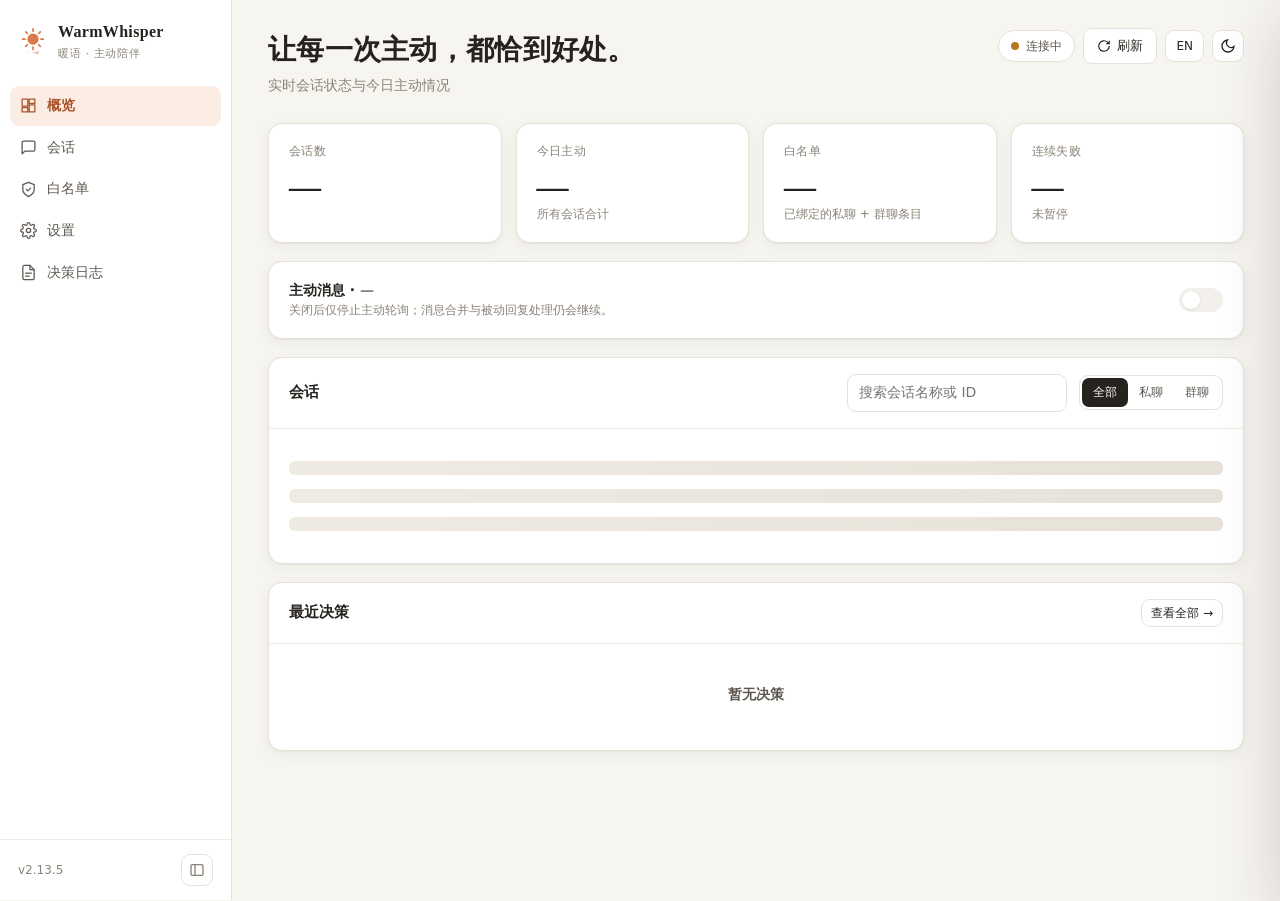
<file: pages/status/index.html>
<!doctype html>
<html lang="zh-CN" data-page="status">
<head>
<meta charset="utf-8">
<meta name="viewport" content="width=device-width, initial-scale=1">
<title>WarmWhisper · 暖语</title>
<style>
:root{
  --bg:#F7F5F0;--card:#FFFFFF;--fg:#26231F;--fg2:#5E5850;--muted:#8A8378;--line:#E7E2D8;--line2:#EFEBE3;
  --accent:#D97A4A;--accent-ink:#A9532A;--accent-soft:#FBEDE4;--ok:#2F9E5B;--ok-soft:#E3F4EA;--warn:#B7791F;--warn-soft:#FBF1DC;
  --bad:#C0392B;--bad-soft:#FBE6E3;--info:#3C6E9F;--info-soft:#E4EEF7;
  --shadow:0 1px 2px rgba(38,35,31,.04),0 4px 16px rgba(38,35,31,.05);--shadow-lg:0 20px 60px rgba(38,35,31,.18);
  --radius:14px;--serif:"Songti SC","Noto Serif CJK SC","Source Han Serif SC","STSong",Georgia,serif;
  --sans:system-ui,-apple-system,"PingFang SC","Hiragino Sans GB","Microsoft YaHei","Noto Sans CJK SC",sans-serif;
  --mono:ui-monospace,SFMono-Regular,Menlo,Consolas,monospace;
}
[data-theme=dark]{
  --bg:#181614;--card:#211F1C;--fg:#F1ECE4;--fg2:#C6BEB2;--muted:#9A9184;--line:#36322D;--line2:#2C2925;
  --accent:#E68A5A;--accent-ink:#F0A47B;--accent-soft:#3A2A21;--ok:#4CC27B;--ok-soft:#1E3327;--warn:#E0A847;--warn-soft:#3A3020;
  --bad:#EF6B5C;--bad-soft:#3D2320;--info:#7FAEDB;--info-soft:#1F2C3A;--shadow:0 1px 2px rgba(0,0,0,.3),0 4px 16px rgba(0,0,0,.25);
}
*{box-sizing:border-box}
html,body{margin:0;background:var(--bg);color:var(--fg);font-family:var(--sans);font-size:14px;line-height:1.55;-webkit-font-smoothing:antialiased}
button,input,select{font:inherit;color:inherit}
:focus-visible{outline:2px solid var(--accent);outline-offset:2px;border-radius:6px}
.sr{position:absolute;width:1px;height:1px;overflow:hidden;clip:rect(0 0 0 0);white-space:nowrap}
.app{display:flex;min-height:100vh}
/* sidebar */
.side{width:232px;flex:none;border-right:1px solid var(--line);background:var(--card);display:flex;flex-direction:column;position:sticky;top:0;height:100vh;transition:width .2s}
.brand{display:flex;align-items:center;gap:10px;padding:20px 18px 18px}
.mark{width:30px;height:30px;flex:none}
.brand b{font-family:var(--serif);font-size:16px;letter-spacing:.02em}
.brand small{display:block;color:var(--muted);font-size:11px;letter-spacing:.06em}
.nav{padding:6px 10px;display:flex;flex-direction:column;gap:2px;flex:1}
.nav button{display:flex;align-items:center;gap:10px;border:0;background:none;padding:9px 10px;border-radius:9px;cursor:pointer;color:var(--fg2);text-align:left;transition:background .15s,color .15s}
.nav button:hover{background:var(--line2);color:var(--fg)}
.nav button[aria-current=page]{background:var(--accent-soft);color:var(--accent-ink);font-weight:600}
.nav svg{width:17px;height:17px;flex:none}
.side-foot{padding:14px 18px;border-top:1px solid var(--line2);display:flex;justify-content:space-between;align-items:center;color:var(--muted);font-size:12px}
.collapsed .side{width:64px}
.collapsed .side .lbl,.collapsed .brand div,.collapsed .side-foot .ver{display:none}
.iconbtn{border:1px solid var(--line);background:var(--card);border-radius:9px;width:32px;height:32px;display:inline-grid;place-items:center;cursor:pointer;transition:border-color .15s,background .15s}
.iconbtn:hover{border-color:var(--accent)}
.iconbtn svg{width:16px;height:16px}
/* main */
.main{flex:1;min-width:0;padding:28px 36px 90px;max-width:1280px}
.top{display:flex;justify-content:space-between;gap:16px;align-items:flex-start;flex-wrap:wrap;margin-bottom:26px}
h1{font-family:var(--serif);font-weight:600;font-size:28px;letter-spacing:.01em;margin:0 0 4px}
.sub{color:var(--muted);margin:0}
.tools{display:flex;gap:8px;align-items:center;flex-wrap:wrap}
.pill{display:inline-flex;align-items:center;gap:7px;padding:6px 12px;border-radius:999px;border:1px solid var(--line);background:var(--card);font-size:12px;color:var(--fg2)}
.dot{width:8px;height:8px;border-radius:50%;background:var(--muted)}
.pill[data-s=live] .dot{background:var(--ok);box-shadow:0 0 0 0 var(--ok);animation:pulse 2s infinite}
.pill[data-s=connecting] .dot{background:var(--warn)}
.pill[data-s=offline] .dot,.pill[data-s=error] .dot{background:var(--bad)}
.pill[data-s=demo] .dot{background:var(--accent)}
@keyframes pulse{0%{box-shadow:0 0 0 0 color-mix(in srgb,var(--ok) 50%,transparent)}70%{box-shadow:0 0 0 7px transparent}100%{box-shadow:0 0 0 0 transparent}}
.btn{display:inline-flex;align-items:center;gap:6px;border:1px solid var(--line);background:var(--card);padding:7px 13px;border-radius:9px;cursor:pointer;font-size:13px;transition:border-color .15s,background .15s,transform .1s}
.btn:hover:not(:disabled){border-color:var(--accent)}
.btn:active:not(:disabled){transform:translateY(1px)}
.btn:disabled{opacity:.5;cursor:not-allowed}
.btn.primary{background:var(--accent);border-color:var(--accent);color:#fff}
.btn.primary:hover:not(:disabled){background:var(--accent-ink)}
.btn.danger{color:var(--bad)}
.btn.danger.solid{background:var(--bad);border-color:var(--bad);color:#fff}
.btn svg{width:14px;height:14px}
.btn.sm{padding:4px 9px;font-size:12px}
.spin{animation:spin 1s linear infinite}@keyframes spin{to{transform:rotate(360deg)}}
.banner{border:1px solid var(--line);border-radius:12px;padding:12px 16px;margin-bottom:18px;display:flex;gap:10px;align-items:flex-start;background:var(--card)}
.banner.demo{background:var(--accent-soft);border-color:color-mix(in srgb,var(--accent) 35%,transparent);color:var(--accent-ink)}
.banner.err{background:var(--bad-soft);border-color:color-mix(in srgb,var(--bad) 30%,transparent);color:var(--bad)}
.banner.warn{background:var(--warn-soft);color:var(--warn);border-color:color-mix(in srgb,var(--warn) 30%,transparent)}
.card{background:var(--card);border:1px solid var(--line);border-radius:var(--radius);box-shadow:var(--shadow)}
.card-h{display:flex;justify-content:space-between;align-items:center;gap:12px;padding:16px 20px;border-bottom:1px solid var(--line2);flex-wrap:wrap}
.card-h h2{font-size:15px;margin:0;font-weight:600}
.card-b{padding:18px 20px}
.grid4{display:grid;grid-template-columns:repeat(4,1fr);gap:14px;margin-bottom:18px}
.stat{padding:18px 20px}
.stat .k{color:var(--muted);font-size:12px;letter-spacing:.04em}
.stat .v{font-family:var(--serif);font-size:32px;font-weight:600;line-height:1.2;margin-top:6px;font-variant-numeric:tabular-nums}
.stat .h{font-size:12px;color:var(--muted)}
.stat.bad .v{color:var(--bad)}
.stack{display:flex;flex-direction:column;gap:18px}
.row{display:flex;gap:12px;align-items:center;flex-wrap:wrap}
.toggle-row{display:flex;gap:16px;align-items:center;justify-content:space-between;padding:18px 20px;flex-wrap:wrap}
.switch{position:relative;width:44px;height:24px;border-radius:999px;background:var(--line);border:0;cursor:pointer;transition:background .2s;flex:none}
.switch::after{content:"";position:absolute;top:3px;left:3px;width:18px;height:18px;border-radius:50%;background:#fff;box-shadow:0 1px 3px rgba(0,0,0,.2);transition:transform .2s}
.switch[aria-checked=true]{background:var(--ok)}
.switch[aria-checked=true]::after{transform:translateX(20px)}
.switch:disabled{opacity:.5;cursor:not-allowed}
.note{font-size:12px;color:var(--muted)}
.input,select.input{border:1px solid var(--line);background:var(--card);border-radius:9px;padding:7px 11px;min-width:0;transition:border-color .15s}
.input:focus{border-color:var(--accent);outline:none;box-shadow:0 0 0 3px var(--accent-soft)}
.input[aria-invalid=true]{border-color:var(--bad)}
.field{display:flex;flex-direction:column;gap:5px;min-width:0}
.field label{font-size:12px;color:var(--fg2);font-weight:500}
.err-t{font-size:12px;color:var(--bad);min-height:16px}
.seg{display:inline-flex;border:1px solid var(--line);border-radius:9px;padding:2px;background:var(--card)}
.seg button{border:0;background:none;padding:5px 11px;border-radius:7px;cursor:pointer;font-size:12px;color:var(--fg2)}
.seg button[aria-pressed=true]{background:var(--fg);color:var(--bg)}
table{width:100%;border-collapse:collapse}
th{text-align:left;font-weight:500;color:var(--muted);font-size:12px;padding:10px 14px;border-bottom:1px solid var(--line2);white-space:nowrap}
td{padding:12px 14px;border-bottom:1px solid var(--line2);vertical-align:middle}
tbody tr{transition:background .12s}
tbody tr:hover{background:color-mix(in srgb,var(--accent-soft) 45%,transparent)}
tbody tr:last-child td{border-bottom:0}
.tw{overflow-x:auto}
.name{font-weight:600}
.mini{font-size:12px;color:var(--muted);font-family:var(--mono)}
.badge{display:inline-flex;align-items:center;gap:4px;font-size:11px;padding:2px 8px;border-radius:999px;background:var(--line2);color:var(--fg2);white-space:nowrap;font-weight:500}
.badge.private{background:var(--info-soft);color:var(--info)}
.badge.group{background:var(--accent-soft);color:var(--accent-ink)}
.badge.ok{background:var(--ok-soft);color:var(--ok)}
.badge.bad{background:var(--bad-soft);color:var(--bad)}
.badge.warn{background:var(--warn-soft);color:var(--warn)}
.mood{display:flex;align-items:center;gap:8px;min-width:130px}
.bar{flex:1;height:6px;border-radius:99px;background:var(--line2);overflow:hidden;min-width:60px}
.bar i{display:block;height:100%;border-radius:99px;background:linear-gradient(90deg,var(--accent),#E9B04F)}
.num{font-variant-numeric:tabular-nums}
.empty{padding:40px 20px;text-align:center;color:var(--muted)}
.empty b{display:block;color:var(--fg2);font-weight:600;margin-bottom:4px}
.skel{height:14px;border-radius:6px;background:linear-gradient(90deg,var(--line2),var(--line),var(--line2));background-size:200% 100%;animation:sk 1.2s infinite}
@keyframes sk{to{background-position:-200% 0}}
.dec{display:flex;gap:12px;align-items:flex-start;padding:12px 20px;border-bottom:1px solid var(--line2)}
.dec:last-child{border-bottom:0}
.dec .t{width:88px;flex:none;color:var(--muted);font-size:12px;font-variant-numeric:tabular-nums;padding-top:2px}
.dec .b{flex:1;min-width:0}
.reasons{display:flex;flex-wrap:wrap;gap:5px;margin-top:5px}
.reason{font-size:11px;padding:2px 8px;border-radius:6px;border:1px solid var(--line);color:var(--fg2);cursor:help;background:var(--card)}
.wl-legacy td{color:var(--muted)}
.two{display:grid;grid-template-columns:1fr 1fr;gap:18px}
.help{font-size:13px;color:var(--fg2);line-height:1.7}
.help code{font-family:var(--mono);font-size:12px;background:var(--line2);padding:1px 6px;border-radius:5px}
/* drawer & dialog */
.scrim{position:fixed;inset:0;background:rgba(24,22,20,.35);opacity:0;pointer-events:none;transition:opacity .2s;z-index:40}
.scrim.on{opacity:1;pointer-events:auto}
.drawer{position:fixed;top:0;right:0;height:100%;width:min(440px,100%);background:var(--card);border-left:1px solid var(--line);box-shadow:var(--shadow-lg);transform:translateX(100%);transition:transform .25s cubic-bezier(.2,.8,.2,1);z-index:50;display:flex;flex-direction:column}
.drawer.on{transform:none}
.drawer-h{display:flex;justify-content:space-between;align-items:center;padding:18px 22px;border-bottom:1px solid var(--line2)}
.drawer-b{padding:20px 22px;overflow:auto;flex:1;display:flex;flex-direction:column;gap:20px}
.kv{display:grid;grid-template-columns:96px 1fr;gap:8px 12px;font-size:13px}
.kv dt{color:var(--muted)}.kv dd{margin:0;word-break:break-all}
input[type=range]{width:100%;accent-color:var(--accent)}
dialog{border:1px solid var(--line);border-radius:16px;padding:0;background:var(--card);color:var(--fg);box-shadow:var(--shadow-lg);max-width:440px;width:calc(100% - 32px)}
dialog::backdrop{background:rgba(24,22,20,.4)}
.dlg-b{padding:22px 24px}
.dlg-b h3{margin:0 0 8px;font-family:var(--serif);font-size:18px}
.dlg-f{display:flex;justify-content:flex-end;gap:8px;padding:14px 24px;border-top:1px solid var(--line2)}
.toasts{position:fixed;bottom:20px;right:20px;display:flex;flex-direction:column;gap:8px;z-index:60}
.toast{background:var(--fg);color:var(--bg);padding:10px 14px;border-radius:10px;box-shadow:var(--shadow-lg);font-size:13px;animation:tin .2s;max-width:360px}
.toast.bad{background:var(--bad);color:#fff}
@keyframes tin{from{opacity:0;transform:translateY(8px)}}
.tabs{display:none}
@media (max-width:1000px){.grid4{grid-template-columns:repeat(2,1fr)}.two{grid-template-columns:1fr}}
@media (max-width:820px){
  .side{display:none}.main{padding:20px 16px 90px}h1{font-size:22px}
  .tabs{display:flex;position:fixed;bottom:0;left:0;right:0;background:var(--card);border-top:1px solid var(--line);z-index:30;padding:6px 4px calc(6px + env(safe-area-inset-bottom))}
  .tabs button{flex:1;border:0;background:none;display:flex;flex-direction:column;align-items:center;gap:2px;font-size:11px;color:var(--muted);padding:4px;cursor:pointer;border-radius:8px}
  .tabs button[aria-current=page]{color:var(--accent-ink)}
  .tabs svg{width:18px;height:18px}
  .hide-m{display:none}
}
@media (max-width:640px){
  .sessions-table,.sessions-table tbody{display:block}.sessions-table thead{display:none}
  .sessions-table tr{display:grid;grid-template-columns:repeat(2,minmax(0,1fr));padding:10px;border-bottom:1px solid var(--line2)}
  .sessions-table td{display:block;border:0;padding:6px;min-width:0}.sessions-table td.hide-m{display:none}
  .sessions-table td:first-child,.sessions-table td:last-child{grid-column:1/-1}
  .sessions-table td[data-label]::before{content:attr(data-label) " · ";color:var(--muted);font-size:12px}
  .sessions-table .mini{overflow-wrap:anywhere}.sessions-table .mood{min-width:0}
  .btn,.iconbtn{min-height:40px}.tools .iconbtn{min-width:40px}.toasts{bottom:82px;left:16px;right:16px}
}
@media (prefers-reduced-motion:reduce){*{animation:none!important;transition:none!important}}
</style>
</head>
<body>
<div class="app" id="ww-app">
  <aside class="side" aria-label="主导航">
    <div class="brand">
      <svg class="mark" viewBox="0 0 32 32" aria-hidden="true"><circle cx="16" cy="14" r="6" fill="#D97A4A"/><g stroke="#D97A4A" stroke-width="1.8" stroke-linecap="round"><path d="M16 3v2.5M16 22.5V25M5 14h2.5M24.5 14H27M8.2 6.2l1.8 1.8M22 20l1.8 1.8M23.8 6.2 22 8M10 20l-1.8 1.8"/></g><path d="M9 26c3 2.5 11 2.5 14 0l-2 4z" fill="#D97A4A" opacity=".55"/></svg>
      <div><b>WarmWhisper</b><small>暖语 · 主动陪伴</small></div>
    </div>
    <nav class="nav" id="ww-nav"></nav>
    <div class="side-foot"><span class="ver">v2.13.5</span><button class="iconbtn" id="ww-collapse" aria-label="折叠侧栏" title="折叠侧栏"><svg viewBox="0 0 24 24" fill="none" stroke="currentColor" stroke-width="2"><rect x="3" y="4" width="18" height="16" rx="2"/><path d="M9 4v16"/></svg></button></div>
  </aside>
  <main class="main" id="ww-main">
    <header class="top">
      <div><h1 id="ww-title">让每一次主动，都恰到好处。</h1><p class="sub" id="ww-sub"></p></div>
      <div class="tools">
        <span class="pill" id="ww-pill" data-s="connecting" role="status"><span class="dot"></span><span id="ww-pill-t">连接中</span></span>
        <button class="btn" id="ww-refresh"><svg viewBox="0 0 24 24" fill="none" stroke="currentColor" stroke-width="2"><path d="M21 12a9 9 0 1 1-3-6.7L21 8M21 3v5h-5"/></svg><span id="ww-refresh-t">刷新</span></button>
        <button class="iconbtn" id="ww-lang" aria-label="切换语言" title="中文 / English" style="width:auto;padding:0 10px;font-size:12px">EN</button>
        <button class="iconbtn" id="ww-theme" aria-label="切换深色模式" title="深色模式"><svg viewBox="0 0 24 24" fill="none" stroke="currentColor" stroke-width="2"><path d="M21 12.8A9 9 0 1 1 11.2 3a7 7 0 0 0 9.8 9.8z"/></svg></button>
      </div>
    </header>
    <div id="ww-banners"></div>
    <div id="ww-view"></div>
  </main>
  <nav class="tabs" id="ww-tabs" aria-label="移动导航"></nav>
</div>
<div class="scrim" id="ww-scrim"></div>
<aside class="drawer" id="ww-drawer" role="dialog" aria-modal="true" aria-labelledby="ww-drawer-title" aria-hidden="true"></aside>
<dialog id="ww-dlg"><form method="dialog"><div class="dlg-b"><h3 id="ww-dlg-t"></h3><div id="ww-dlg-m" class="help"></div></div><div class="dlg-f"><button class="btn" value="cancel" id="ww-dlg-c">取消</button><button class="btn primary" value="ok" id="ww-dlg-ok">确认</button></div></form></dialog>
<div class="toasts" id="ww-toasts" aria-hidden="true"></div>
<div class="sr" id="ww-live" aria-live="polite" role="status"></div>
<div class="sr" id="ww-alert" aria-live="assertive" role="alert"></div>

<script>
(function () {
  'use strict';

  function getSdk() { return window.AstrBotPluginPage || null; }

  var _i18nDict = {};
  var _i18nReady = false;

  function _loadI18n() {
    if (_i18nReady) return;
    var sdk = getSdk();
    var locale = (sdk && sdk.locale) || (sdk && sdk.getLocale && sdk.getLocale()) || 'zh-CN';
    if (sdk && typeof sdk.t === 'function') {
      _i18nReady = true;
      return;
    }
    var base = '../../.astrbot-plugin/i18n/';
    var url = base + locale + '.json';
    try {
      var xhr = new XMLHttpRequest();
      xhr.open('GET', url, false);
      xhr.send(null);
      if (xhr.status === 200 || xhr.status === 0) {
        _i18nDict = JSON.parse(xhr.responseText);
      }
    } catch (e) {
      console.warn('[kanjyou] i18n load failed:', e);
    }
    _i18nReady = true;
  }

  function _resolveKey(key) {
    var parts = key.split('.');
    var obj = _i18nDict;
    for (var i = 0; i < parts.length; i++) {
      if (obj && typeof obj === 'object' && parts[i] in obj) {
        obj = obj[parts[i]];
      } else {
        return undefined;
      }
    }
    return obj;
  }

  function _interpolate(str, params) {
    if (!params || typeof str !== 'string') return str;
    return str.replace(/\{(\w+)\}/g, function (_, k) {
      return params[k] != null ? params[k] : '{' + k + '}';
    });
  }

  function t(key, params) {
    _loadI18n();
    var sdk = getSdk();
    if (sdk && typeof sdk.t === 'function') {
      var val = sdk.t(key, params);
      if (val !== undefined && val !== key) return _interpolate(val, params);
    }
    var local = _resolveKey(key);
    if (local !== undefined) return _interpolate(local, params);
    return key;
  }

  function applyI18n(root) {
    var el = root || document;
    var nodes = el.querySelectorAll('[data-i18n]');
    for (var i = 0; i < nodes.length; i++) {
      var node = nodes[i];
      var key = node.getAttribute('data-i18n');
      if (!key) continue;
      var val = t(key);
      if (val !== key) node.textContent = val;
    }
    var placeholders = el.querySelectorAll('[data-i18n-placeholder]');
    for (var j = 0; j < placeholders.length; j++) {
      var pNode = placeholders[j];
      var pKey = pNode.getAttribute('data-i18n-placeholder');
      if (!pKey) continue;
      var pVal = t(pKey);
      if (pVal !== pKey) pNode.placeholder = pVal;
    }
    var titles = el.querySelectorAll('[data-i18n-title]');
    for (var k = 0; k < titles.length; k++) {
      var tNode = titles[k];
      var tKey = tNode.getAttribute('data-i18n-title');
      if (!tKey) continue;
      var tVal = t(tKey);
      if (tVal !== tKey) tNode.title = tVal;
    }
  }

  function getTheme() {
    var attr = document.documentElement.getAttribute('data-theme');
    if (attr === 'light' || attr === 'dark') return attr;
    if (window.matchMedia && window.matchMedia('(prefers-color-scheme: light)').matches) {
      return 'light';
    }
    return 'dark';
  }

  function onThemeChange(cb) {
    if (window.matchMedia) {
      window.matchMedia('(prefers-color-scheme: light)').addEventListener('change', function () {
        if (!document.documentElement.hasAttribute('data-theme')) {
          cb(getTheme());
        }
      });
    }
    var observer = new MutationObserver(function () {
      cb(getTheme());
    });
    observer.observe(document.documentElement, { attributes: true, attributeFilter: ['data-theme'] });
  }

  var KANJYOU = {
    get sdk() { return getSdk(); },
    t: t,
    applyI18n: applyI18n,
    getTheme: getTheme,
    onThemeChange: onThemeChange,

    async apiGet(path, params) {
      var sdk = getSdk();
      if (!sdk) return null;
      var ep = path.charAt(0) === '/' ? path.slice(1) : path;
      try {
        return await sdk.apiGet(ep, params || {});
      } catch (e) {
        console.error('[kanjyou] apiGet error:', ep, e);
        return null;
      }
    },

    async apiPost(path, body) {
      var sdk = getSdk();
      if (!sdk) return null;
      var ep = path.charAt(0) === '/' ? path.slice(1) : path;
      try {
        return await sdk.apiPost(ep, body || {});
      } catch (e) {
        console.error('[kanjyou] apiPost error:', ep, e);
        return null;
      }
    },

    subscribeSSE(path, onEvent, onStatus) {
      var sdk = getSdk();
      if (!sdk) return { close() {} };
      var ep = path.charAt(0) === '/' ? path.slice(1) : path;
      var closed = false;
      var subscriptionId = null;
      var subscriptionReady = false;
      var handlers = {
        onMessage: function(info) {
          if (!closed) onEvent(info);
        },
        onOpen: function() {
          if (!closed && onStatus) onStatus('connected');
        },
        onError: function() {
          if (!closed && onStatus) onStatus('disconnected');
        }
      };

      function unsubscribe(id) {
        if (id == null) return;
        try {
          var result = sdk.unsubscribeSSE(id);
          if (result && typeof result.then === 'function') {
            result.catch(function (e) {
              console.error('[kanjyou] unsubscribeSSE error:', ep, e);
            });
          }
        } catch (e) {
          console.error('[kanjyou] unsubscribeSSE error:', ep, e);
        }
      }

      try {
        var subscription = sdk.subscribeSSE(ep, handlers);
        var pending = subscription && typeof subscription.then === 'function'
          ? subscription
          : Promise.resolve(subscription);
        pending.then(function (id) {
          if (closed) {
            unsubscribe(id);
            return;
          }
          subscriptionId = id;
          subscriptionReady = true;
        }).catch(function (e) {
          console.error('[kanjyou] subscribeSSE error:', ep, e);
          if (!closed && onStatus) onStatus('disconnected');
        });
      } catch (e) {
        console.error('[kanjyou] subscribeSSE error:', ep, e);
        if (onStatus) onStatus('disconnected');
      }

      return {
        close() {
          closed = true;
          if (!subscriptionReady) return;
          var id = subscriptionId;
          subscriptionId = null;
          subscriptionReady = false;
          unsubscribe(id);
        },
      };
    },

    connectSSEWithReconnect(path, onEvent, onStatus, opts) {
      var self = this;
      opts = opts || {};
      var maxDelay = opts.maxDelay || 30000;
      var baseDelay = opts.baseDelay || 1000;
      var heartbeatTimeout = opts.heartbeatTimeout || 60000;
      var handle = null;
      var delay = baseDelay;
      var timer = null;
      var heartbeatTimer = null;
      var stopped = false;

      function resetHeartbeat() {
        if (heartbeatTimer) clearTimeout(heartbeatTimer);
        heartbeatTimer = setTimeout(function() {
          if (stopped) return;
          scheduleReconnect();
        }, heartbeatTimeout);
      }

      function connect() {
        if (stopped) return;
        if (handle) { try { handle.close(); } catch(e) {} }
        if (onStatus) onStatus('connecting');
        handle = self.subscribeSSE(path, function(data) {
          delay = baseDelay;
          resetHeartbeat();
          onEvent(data);
        }, onStatus);
        resetHeartbeat();
      }

      function scheduleReconnect() {
        if (stopped) return;
        if (handle) { try { handle.close(); } catch(e) {} }
        if (heartbeatTimer) clearTimeout(heartbeatTimer);
        if (onStatus) onStatus('disconnected');
        timer = setTimeout(function() {
          delay = Math.min(delay * 2, maxDelay);
          connect();
        }, delay);
      }

      connect();

      return {
        close() {
          stopped = true;
          if (timer) clearTimeout(timer);
          if (heartbeatTimer) clearTimeout(heartbeatTimer);
          if (handle) { try { handle.close(); } catch(e) {} }
        },
        reconnect() {
          if (timer) clearTimeout(timer);
          delay = baseDelay;
          connect();
        },
      };
    },

    formatDuration(seconds) {
      var s = Math.max(0, Math.floor(seconds));
      if (s < 60) return s + 's';
      if (s < 3600) return Math.floor(s / 60) + 'm' + (s % 60 ? ' ' + (s % 60) + 's' : '');
      var h = Math.floor(s / 3600);
      var m = Math.floor((s % 3600) / 60);
      return h + 'h' + (m ? ' ' + m + 'm' : '');
    },

    formatTime(ts) {
      if (!ts || ts === '-' || ts === '0' || ts === 0) return '-';
      var d = typeof ts === 'number' ? new Date(ts * 1000) : new Date(ts);
      if (isNaN(d.getTime())) return '-';
      var pad = function(n) { return String(n).padStart(2, '0'); };
      return pad(d.getHours()) + ':' + pad(d.getMinutes()) + ':' + pad(d.getSeconds());
    },

    formatDateTime(ts) {
      if (!ts || ts === '-' || ts === '0' || ts === 0) return '-';
      var d = typeof ts === 'number' ? new Date(ts * 1000) : new Date(ts);
      if (isNaN(d.getTime())) return '-';
      var pad = function(n) { return String(n).padStart(2, '0'); };
      return (
        d.getFullYear() + '-' +
        pad(d.getMonth() + 1) + '-' +
        pad(d.getDate()) + ' ' +
        pad(d.getHours()) + ':' +
        pad(d.getMinutes()) + ':' +
        pad(d.getSeconds())
      );
    },

    sessionLabel(key) {
      if (!key) return '-';
      if (key.startsWith('private:')) return 'P:' + key.slice(8);
      if (key.startsWith('group:')) return 'G:' + key.slice(6);
      return key;
    },

    sessionType(key) {
      if (!key) return '';
      if (key.startsWith('private:')) return 'private';
      if (key.startsWith('group:')) return 'group';
      return '';
    },

    moodColor(value) {
      var v = Number(value) || 0;
      if (v >= 70) return 'var(--accent2)';
      if (v >= 35) return 'var(--warn)';
      return 'var(--danger)';
    },

    moodPercent(value) {
      return Math.max(0, Math.min(100, Math.round(Number(value) || 0)));
    },

    escapeHtml(text) {
      var el = document.createElement('span');
      el.textContent = text || '';
      return el.innerHTML;
    },

    showToast(message, type) {
      var container = document.querySelector('.toast-container');
      if (!container) {
        container = document.createElement('div');
        container.className = 'toast-container';
        document.body.appendChild(container);
      }
      var toast = document.createElement('div');
      toast.className = 'toast' + (type === 'ok' ? ' toast-ok' : type === 'err' ? ' toast-err' : '');
      toast.textContent = message;
      container.appendChild(toast);
      setTimeout(function() {
        toast.style.opacity = '0';
        toast.style.transition = 'opacity .2s';
        setTimeout(function() { toast.remove(); }, 200);
      }, 3000);
    },

    now() {
      return Math.floor(Date.now() / 1000);
    },
  };

  window.KANJYOU = KANJYOU;
})();
</script>
<script>
{
const $ = (s, r = document) => r.querySelector(s);
const esc = (v) => String(v == null ? "" : v).replace(/[&<>"']/g, (c) => ({ "&": "&amp;", "<": "&lt;", ">": "&gt;", '"': "&quot;", "'": "&#39;" }[c]));
const qs = new URLSearchParams(location.search);
const DEMO = qs.get("demo") === "1";
const TZ = "Asia/Shanghai";
const storage = {
  getItem(key) { try { return window.localStorage.getItem(key); } catch (_) { return null; } },
  setItem(key, value) { try { window.localStorage.setItem(key, value); } catch (_) {} },
};

/* ---------------- i18n ---------------- */
const I18N = {
  zh: {
    overview: "概览", sessions: "会话", whitelist: "白名单", settings: "设置", logs: "决策日志",
    sub_overview: "实时会话状态与今日主动情况", sub_sessions: "全部会话 · 情绪、空闲与下次触发估算", sub_whitelist: "仅白名单内的会话会收到主动消息", sub_settings: "免打扰时段、手动测试与重载", sub_logs: "结构化决策记录 · 不包含任何消息正文",
    refresh: "刷新", live: "实时连接", connecting: "连接中", offline: "未连接", error: "连接异常", demo: "演示数据",
    s_sessions: "会话数", s_today: "今日主动", s_wl: "白名单", s_fail: "连续失败",
    proactive: "主动消息", proactive_note: "关闭后仅停止主动轮询；消息合并与被动回复处理仍会继续。",
    paused_until: "暂停至", search: "搜索会话名称或 ID", all: "全部", private: "私聊", group: "群聊",
    c_name: "会话", c_platform: "平台实例", c_type: "类型", c_mood: "情绪 / 人格", c_idle: "空闲", c_next: "下次触发", c_today: "今日", c_actions: "",
    details: "详情", copy: "复制 ID", copied: "已复制完整 ID", recent: "最近决策", view_all: "查看全部",
    no_sessions: "暂无会话", no_sessions_h: "插件尚未记录到任何会话。", no_match: "没有匹配的结果",
    mood_edit: "调整情绪值", save: "保存", saving: "保存中…", test_send: "测试发送", test_warn: "这会向该会话发送一条真实消息。确定继续吗？",
    soon: "即将", none: "—",
  },
  en: {
    overview: "Overview", sessions: "Sessions", whitelist: "Whitelist", settings: "Settings", logs: "Decision log",
    sub_overview: "Live sessions and today's proactive activity", sub_sessions: "All sessions · mood, idle time and next-trigger estimate", sub_whitelist: "Only whitelisted sessions receive proactive messages", sub_settings: "Do-not-disturb, manual test and reload", sub_logs: "Structured decisions · no message content",
    refresh: "Refresh", live: "Live", connecting: "Connecting", offline: "Disconnected", error: "Connection error", demo: "Demo data",
    s_sessions: "Sessions", s_today: "Proactive today", s_wl: "Whitelisted", s_fail: "Failure streak",
    proactive: "Proactive messages", proactive_note: "Turning off only stops proactive polling; merging and passive processing continue.",
    paused_until: "Paused until", search: "Search name or ID", all: "All", private: "Private", group: "Group",
    c_name: "Session", c_platform: "Platform", c_type: "Type", c_mood: "Mood / persona", c_idle: "Idle", c_next: "Next trigger", c_today: "Today", c_actions: "",
    details: "Details", copy: "Copy ID", copied: "Full ID copied", recent: "Recent decisions", view_all: "View all",
    no_sessions: "No sessions", no_sessions_h: "The plugin hasn't recorded any sessions yet.", no_match: "No matches",
    mood_edit: "Adjust mood", save: "Save", saving: "Saving…", test_send: "Test send", test_warn: "This sends a REAL message to this session. Continue?",
    soon: "soon", none: "—",
  },
};
let lang = storage.getItem("ww-lang") || "zh";
const t = (k) => (I18N[lang] && I18N[lang][k]) || I18N.zh[k] || k;
const L = (zh, en) => (lang === "en" ? en : zh);

const REASONS = {
  not_in_proactive_whitelist: ["不在主动白名单", "Not whitelisted"], waiting_next_check: ["等待下次检查", "Waiting for next check"],
  await_human_reply: ["等待对方回应", "Awaiting human reply"], period_limit: ["已达当前时段配额", "Period quota reached"],
  idle_not_enough: ["空闲时间不足", "Insufficient idle time"], persona_state_low: ["人格状态暂不适合主动", "Persona state suppresses proactive"],
  group_active: ["群聊仍活跃", "Group active"], group_quiet: ["群聊已安静", "Group quiet"], probability_miss: ["本轮概率未命中", "Probability missed"],
  probability_pass: ["本轮概率通过", "Probability passed"], missing_origin: ["缺少会话来源", "Missing session origin"],
  night_quiet: ["夜间免打扰", "Night quiet hours"], cooldown_guard: ["冷却保护", "Cooldown guard"],
  global_hourly_cap: ["已达全局小时上限", "Global hourly cap"], lite_veto: ["辅助模型建议暂缓", "Lite model veto"],
  trigger_success: ["主动发送成功", "Proactive sent"], trigger_failed: ["主动发送失败", "Proactive failed"],
  idle_long: ["空闲足够久", "Idle long enough"], idle_short: ["空闲太短", "Idle too short"], not_idle: ["对方仍活跃", "User still active"],
  user_active: ["对方仍活跃", "User still active"], dnd: ["免打扰时段", "Do-not-disturb"], quiet_hours: ["免打扰时段", "Quiet hours"], sleep: ["免打扰时段", "Sleep window"],
  cooldown: ["冷却中", "Cooling down"], daily_cap: ["已达今日上限", "Daily cap reached"], daily_limit: ["已达今日上限", "Daily limit reached"], rate_limit: ["频率限制", "Rate limited"],
  not_whitelisted: ["不在白名单", "Not whitelisted"], whitelist_miss: ["不在白名单", "Not whitelisted"], disabled: ["主动已关闭", "Proactive disabled"], paused: ["已暂停", "Paused"],
  mood_high: ["情绪积极", "Positive mood"], mood_low: ["情绪低落", "Low mood"], low_confidence: ["置信度不足", "Low confidence"], high_confidence: ["置信度高", "High confidence"],
  model_skip: ["模型建议跳过", "Model suggested skip"], model_declined: ["模型建议跳过", "Model declined"], send_failed: ["发送失败", "Send failed"], send_error: ["发送失败", "Send failed"],
  fail_streak: ["连续失败熔断", "Failure circuit"], manual: ["手动触发", "Manual trigger"], timing_ok: ["时机合适", "Good timing"], random_jitter: ["随机抖动", "Random jitter"],
};
const reasonLabel = (c) => (REASONS[c] ? L(REASONS[c][0], REASONS[c][1]) : c);
const OUTCOME = { allow: ["允许", "Allowed", "ok"], triggered: ["已触发", "Triggered", "ok"], skip: ["跳过", "Skipped", ""], failed: ["失败", "Failed", "bad"] };
const outcomeBadge = (o) => { const x = OUTCOME[o] || [o, o, ""]; return `<span class="badge ${x[2]}">${esc(L(x[0], x[1]))}</span>`; };

/* ---------------- formatting ---------------- */
const fmtDur = (s) => {
  if (s == null || isNaN(s)) return t("none");
  s = Math.max(0, Math.round(Number(s)));
  if (s < 60) return L(`${s} 秒`, `${s}s`);
  if (s < 3600) return L(`${Math.floor(s / 60)} 分钟`, `${Math.floor(s / 60)}m`);
  if (s < 86400) return L(`${Math.floor(s / 3600)} 小时 ${Math.floor((s % 3600) / 60)} 分`, `${Math.floor(s / 3600)}h ${Math.floor((s % 3600) / 60)}m`);
  return L(`${Math.floor(s / 86400)} 天`, `${Math.floor(s / 86400)}d`);
};
const fmtNext = (s) => (s == null || isNaN(s) ? t("none") : Number(s) <= 0 ? t("soon") : L("约 ", "~") + fmtDur(s));
const toDate = (v) => {
  if (v == null || v === "") return null;
  if (typeof v === "number" || /^\d+(\.\d+)?$/.test(String(v))) { const n = Number(v); return new Date(n < 1e12 ? n * 1000 : n); }
  const d = new Date(v); return isNaN(d) ? null : d;
};
const fmtTime = (v, withDate) => {
  // Existing backend timestamps have no offset: display their server wall time unchanged.
  if (typeof v === "string" && /^\d{4}-\d{2}-\d{2} \d{2}:\d{2}:\d{2}$/.test(v)) {
    return withDate ? v : v.slice(5, 10).replace("-", "/") + " " + v.slice(11);
  }
  const d = toDate(v); if (!d) return t("none");
  const o = { timeZone: TZ, hour: "2-digit", minute: "2-digit", second: "2-digit", hour12: false };
  const sameDay = new Intl.DateTimeFormat("en-CA", { timeZone: TZ }).format(d) === new Intl.DateTimeFormat("en-CA", { timeZone: TZ }).format(new Date());
  if (withDate || !sameDay) Object.assign(o, { month: "2-digit", day: "2-digit" });
  return new Intl.DateTimeFormat(lang === "en" ? "en-GB" : "zh-CN", o).format(d);
};
const parseSid = (sid) => {
  const p = String(sid || "").split(":");
  const type = p[0] === "group" ? "group" : p[0] === "private" ? "private" : null;
  const platform = p[1] || "";
  const rest = p.slice(3).join(":") || p.slice(2).join(":") || sid;
  return { type, platform, name: rest };
};
const parseWl = (raw, kindHint) => {
  try {
    const o = typeof raw === "string" ? JSON.parse(raw) : raw;
    if (o && typeof o === "object") {
      if (o.kind === kindHint && typeof o.platform === "string" && o.platform && typeof o.id === "string" && o.id) return { scoped: true, kind: o.kind, platform: String(o.platform), id: String(o.id), raw };
      if (o.legacy_id != null) return { scoped: false, legacy: true, kind: kindHint, id: String(o.legacy_id), raw };
    }
  } catch (e) {}
  return { scoped: false, invalid: true, kind: kindHint, raw };
};

/* ---------------- API layer ---------------- */
/* AstrBot Plugin Pages unwraps successful API envelopes before the SDK promise
   resolves. Keep the backend envelope supported, but only allow a bare object
   when it exactly matches the payload contract of the requested endpoint. */
const normalize = (body, endpoint) => {
  if (body == null) return { ok: false, message: L("请求失败或无响应", "Request failed / no response") };
  if (typeof body === "string") { try { body = JSON.parse(body); } catch (e) { return { ok: false, message: L("响应格式无效", "Invalid response") }; } }
  if (body && typeof body === "object") {
    if (body.status === "ok") {
      const data = body.data;
      return validPayload(endpoint, data) ? { ok: true, data } : { ok: false, message: body.message || L("响应格式无效", "Invalid response") };
    }
    if (body.status != null) return { ok: false, message: body.message || L("服务器返回错误", "Server returned an error") };
    if (validPayload(endpoint, body)) return { ok: true, data: body };
  }
  return { ok: false, message: (body && typeof body === "object" && body.message) || L("服务器返回错误", "Server returned an error") };
};
function validPayload(endpoint, d) {
  if (!d || typeof d !== "object" || Array.isArray(d)) return false;
  if (endpoint === "status") {
    return Array.isArray(d.sessions) && !!d.global && typeof d.global === "object" &&
      typeof d.global.enabled === "boolean" && !!d.whitelist && typeof d.whitelist === "object" &&
      Array.isArray(d.whitelist.private) && Array.isArray(d.whitelist.group);
  }
  if (endpoint === "toggle") return typeof d.enabled === "boolean";
  if (endpoint === "test") return typeof d.triggered === "boolean" && typeof d.session_id === "string" && d.session_id !== "";
  if (endpoint === "whitelist") return Array.isArray(d.private) && Array.isArray(d.group);
  if (endpoint === "sleep") return typeof d.start === "string" && HHMM.test(d.start) && typeof d.end === "string" && HHMM.test(d.end);
  if (endpoint === "mood") return typeof d.session_id === "string" && d.session_id !== "" && typeof d.mood === "number" && !isNaN(d.mood);
  if (endpoint === "reload") return d.reloaded === true;
  return false;
}

const ownSSE = (sdk, onData, onStatus) => {
  let generation = 0, id = null, retry = null, closed = false;
  const unsubscribe = (value) => { if (value == null) return; try { Promise.resolve(sdk.unsubscribeSSE(value)).catch(() => {}); } catch (_) {} };
  const clear = () => { generation++; clearTimeout(retry); retry = null; if (id != null) { unsubscribe(id); id = null; } };
  const open = async () => {
    const current = ++generation;
    onStatus("connecting");
    const valid = () => !closed && current === generation;
    const reconnectLater = () => {
      if (!valid()) return;
      onStatus("disconnected");
      clearTimeout(retry);
      retry = setTimeout(() => { clear(); if (!closed) open(); }, 5000);
    };
    try {
      if (sdk.ready) await sdk.ready();
      if (!valid()) return;
      const value = await sdk.subscribeSSE("events", {
        onMessage(message) { if (valid()) onData(message); },
        onOpen() { if (valid()) onStatus("connected"); },
        onError: reconnectLater,
      });
      if (valid()) id = value; else unsubscribe(value);
    } catch (_) { reconnectLater(); }
  };
  open();
  return { close() { closed = true; clear(); }, reconnect() { if (closed) return; clear(); open(); } };
};

const makeApi = () => {
  if (DEMO) return demoApi();
  const K = window.KANJYOU;
  if (K && typeof K.apiGet === "function" && window.AstrBotPluginPage && typeof window.AstrBotPluginPage.apiGet === "function") {
    return {
      mode: "live",
      get: async (e, p) => { try { if (K.sdk && K.sdk.ready) await K.sdk.ready(); return normalize(await K.apiGet(e, p), e); } catch (err) { return { ok: false, message: String(err && err.message || err) }; } },
      post: async (e, b) => { try { if (K.sdk && K.sdk.ready) await K.sdk.ready(); return normalize(await K.apiPost(e, b), e); } catch (err) { return { ok: false, message: String(err && err.message || err) }; } },
      sse: (onData, onStatus) => typeof K.connectSSEWithReconnect === "function" ? K.connectSSEWithReconnect("events", onData, onStatus) : window.AstrBotPluginPage ? ownSSE(window.AstrBotPluginPage, onData, onStatus) : null,
    };
  }
  const sdk = window.AstrBotPluginPage;
  if (sdk && typeof sdk.apiGet === "function") {
    const call = async (fn, endpoint) => { try { if (sdk.ready) await sdk.ready(); return normalize(await fn(), endpoint); } catch (err) { return { ok: false, message: String(err && err.message || err) }; } };
    return {
      mode: "live",
      get: (e, p) => call(() => sdk.apiGet(e, p), e),
      post: (e, b) => call(() => sdk.apiPost(e, b), e),
      sse: (onData, onStatus) => (typeof sdk.subscribeSSE === "function" ? ownSSE(sdk, onData, onStatus) : null),
    };
  }
  return { mode: "nohost", get: async () => ({ ok: false, message: L("请在 AstrBot Plugin Pages 中打开", "Open inside AstrBot Plugin Pages") }), post: async () => ({ ok: false, message: L("请在 AstrBot Plugin Pages 中打开", "Open inside AstrBot Plugin Pages") }), sse: () => null };
};

/* ---------------- demo (only with ?demo=1) ---------------- */
function demoApi() {
  const now = () => Math.floor(Date.now() / 1000);
  const db = {
    sessions: [
      { session_id: "private:qq-bot-A:FriendMessage:thread:42", session_type: "private", idle_sec: 5400, mood: 66, persona_state: "温暖", next_trigger_sec: 1260, today_count: 2, last_proactive_at: now() - 4100 },
      { session_id: "group:qq-bot-A:GroupMessage:club:1088", session_type: "group", idle_sec: 860, mood: 48, persona_state: "活泼", next_trigger_sec: 3400, today_count: 1, last_proactive_at: now() - 9000 },
      { session_id: "private:tg-main:FriendMessage:user:7731", session_type: "private", idle_sec: 21000, mood: 31, persona_state: "关切", next_trigger_sec: 0, today_count: 0, last_proactive_at: null },
      { session_id: "private:wx-home:FriendMessage:mom", session_type: "private", idle_sec: 120, mood: 82, persona_state: "温暖", next_trigger_sec: 7200, today_count: 3, last_proactive_at: now() - 1500 },
      { session_id: "group:tg-main:GroupMessage:readers:55", session_type: "group", idle_sec: 43000, mood: 57, persona_state: "安静", next_trigger_sec: null, today_count: 0, last_proactive_at: null },
    ],
    global: { enabled: true, paused_until: null, fail_streak: 1 },
    settings: { sleep_start: "23:30", sleep_end: "08:00", timezone: "Asia/Shanghai" },
    whitelist: {
      private: [JSON.stringify({ kind: "private", platform: "qq-bot-A", id: "42" }), JSON.stringify({ kind: "private", platform: "wx-home", id: "mom" }), JSON.stringify({ legacy_id: "7731" })],
      group: [JSON.stringify({ kind: "group", platform: "qq-bot-A", id: "1088" })],
    },
    recent: [],
  };
  const codesPool = [["idle_long", "timing_ok"], ["dnd"], ["cooldown"], ["user_active", "idle_short"], ["mood_low", "idle_long"], ["send_failed"], ["daily_cap"], ["not_whitelisted"], ["low_confidence"]];
  const mk = (i, at) => { const s = db.sessions[i % db.sessions.length]; const codes = codesPool[i % codesPool.length]; const outcome = codes.includes("send_failed") ? "failed" : codes.includes("timing_ok") ? "triggered" : codes.includes("mood_low") ? "allow" : "skip"; return { session_id: s.session_id, at: new Date(at * 1000).toISOString(), outcome, reason_codes: codes, confidence: Math.round((0.5 + ((i * 37) % 50) / 100) * 100) / 100, mode: i % 3 ? "heuristic" : "llm", idle_sec: s.idle_sec, mood: s.mood }; };
  for (let i = 0; i < 14; i++) db.recent.push(mk(i, now() - i * 640 - 30));
  const wait = (ms) => new Promise((r) => setTimeout(r, ms));
  const ok = (data) => ({ ok: true, data: JSON.parse(JSON.stringify(data)) });
  const er = (m) => ({ ok: false, message: m });
  const hhmm = /^([01]\d|2[0-3]):[0-5]\d$/;
  return {
    mode: "demo",
    get: async (e) => { await wait(350); if (e === "status") return ok(db); return er("unknown endpoint"); },
    post: async (e, b) => {
      await wait(450);
      if (e === "toggle") { if (typeof b.enabled !== "boolean") return er("enabled must be boolean"); db.global.enabled = b.enabled; return ok({ enabled: b.enabled }); }
      if (e === "mood") { const s = db.sessions.find((x) => x.session_id === b.session_id); if (!s) return er("session not found"); if (!(b.value >= 0 && b.value <= 100)) return er("value out of range"); s.mood = b.value; return ok({ session_id: s.session_id, mood: s.mood }); }
      if (e === "test") { const s = db.sessions.find((x) => x.session_id === b.session_id); if (!s) return er("session not found"); db.recent.unshift({ ...mk(0, now()), session_id: s.session_id, reason_codes: ["manual"], outcome: "triggered" }); return ok({ triggered: true, session_id: s.session_id, attempt: { generation_status: "generated", generation_reason: "ok", delivery_status: "sent", receipt_status: "disabled", reason_code: "ok" } }); }
      if (e === "sleep") { if (!hhmm.test(b.start || "") || !hhmm.test(b.end || "")) return er("invalid HH:MM"); db.settings.sleep_start = b.start; db.settings.sleep_end = b.end; return ok({ start: b.start, end: b.end }); }
      if (e === "reload") return ok({ reloaded: true });
      if (e === "whitelist") {
        if (!["private", "group"].includes(b.kind) || !b.platform || !b.id) return er("kind/platform/id required");
        const key = JSON.stringify({ kind: b.kind, platform: b.platform, id: b.id }); const list = db.whitelist[b.kind];
        if (b.op === "add") { if (list.includes(key)) return er("already exists"); list.push(key); }
        else if (b.op === "del") { const i = list.indexOf(key); if (i < 0) return er("entry not found"); list.splice(i, 1); }
        else return er("bad op");
        return ok(db.whitelist);
      }
      return er("unknown endpoint");
    },
    sse: (onData, onStatus) => {
      onStatus("live"); let n = 20;
      const id = setInterval(() => { const r = mk(n++, now()); db.recent.unshift(r); db.recent.length = Math.min(db.recent.length, 60); onData({ data: JSON.stringify({ type: "decision", data: r }) }); }, 9000);
      return { close() { clearInterval(id); onStatus("offline"); }, reconnect() { onStatus("live"); } };
    },
  };
}

/* ---------------- state ---------------- */
let api = { mode: "pending", get: async () => ({ ok: false, message: "pending" }), post: async () => ({ ok: false, message: "pending" }), sse: () => null };
const MUT = { get on() { return api.mode === "live" || api.mode === "demo"; } };
const PAGE_MAP = { status: "overview", control: "settings", logs: "logs" };
const SECTIONS = ["overview", "sessions", "whitelist", "settings", "logs"];
const S = {
  section: SECTIONS.includes(qs.get("section")) ? qs.get("section") : PAGE_MAP[document.documentElement.dataset.page] || "overview",
  data: null, loading: true, loadError: null, conn: "connecting",
  q: "", type: "all", wlKind: "all", logQ: "", logOutcome: "all", drawer: null, busy: {}, sleepSaved: null, sleepDirty: false, sleepTimezone: "",
  wlForm: { kind: "private", platform: "", id: "" }, wlErr: {}, sleepForm: { start: "", end: "" }, sleepErr: {}, testSid: "", lastTest: null,
};
let sse = null;
const timers = new Set();
let disposed = false, loadSequence = 0, statusRevision = 0;
// A timed-out write may already have reached the server. Never retry it automatically.
const request = (method, endpoint, body) => new Promise((resolve) => {
  if (disposed) { resolve({ ok: false, message: "Page closed" }); return; }
  let done = false;
  const finish = result => { if (done) return; done = true; if (method === "post" && result?.ok) statusRevision++; clearTimeout(timer); timers.delete(timer); resolve(result); };
  const timer = setTimeout(() => finish({ ok: false, message: method === "post" ? L("请求超时，操作结果未知。请刷新状态确认后再操作。", "Request timed out; the result is unknown. Refresh before trying again.") : L("读取超时，请重试。", "Read timed out. Please retry.") }), endpoint === "test" ? 120000 : 15000);
  timers.add(timer);
  Promise.resolve().then(() => api[method](endpoint, body)).then(finish, error => finish({ ok: false, message: String(error?.message || error) }));
});

/* ---------------- announce/toast/dialog ---------------- */
const announce = (msg, bad) => {
  const el = bad ? $("#ww-alert") : $("#ww-live"); el.textContent = ""; setTimeout(() => (el.textContent = msg), 30);
  const tEl = document.createElement("div"); tEl.className = "toast" + (bad ? " bad" : ""); tEl.textContent = msg; $("#ww-toasts").appendChild(tEl);
  const id = setTimeout(() => { tEl.remove(); timers.delete(id); }, 3800); timers.add(id);
};
const confirmDlg = (title, html, okText, danger) => new Promise((res) => {
  const d = $("#ww-dlg"); if (d.open) { res(false); return; } $("#ww-dlg-t").textContent = title; $("#ww-dlg-m").innerHTML = html;
  const ok = $("#ww-dlg-ok"); ok.textContent = okText || L("确认", "Confirm"); ok.className = "btn " + (danger ? "danger solid" : "primary");
  $("#ww-dlg-c").textContent = L("取消", "Cancel");
  d.returnValue = ""; d.onclose = () => res(d.returnValue === "ok"); d.showModal(); $("#ww-dlg-c").focus();
});

/* ---------------- icons ---------------- */
const IC = {
  overview: '<path d="M3 13h8V3H3zM13 21h8V11h-8zM3 21h8v-6H3zM13 3v6h8V3z"/>',
  sessions: '<path d="M21 15a2 2 0 0 1-2 2H7l-4 4V5a2 2 0 0 1 2-2h14a2 2 0 0 1 2 2z"/>',
  whitelist: '<path d="M12 22s8-4 8-10V5l-8-3-8 3v7c0 6 8 10 8 10z"/><path d="m9 12 2 2 4-4"/>',
  settings: '<circle cx="12" cy="12" r="3"/><path d="M19.4 15a1.7 1.7 0 0 0 .3 1.8l.1.1a2 2 0 1 1-2.8 2.8l-.1-.1a1.7 1.7 0 0 0-1.8-.3 1.7 1.7 0 0 0-1 1.5V21a2 2 0 1 1-4 0v-.1a1.7 1.7 0 0 0-1.1-1.5 1.7 1.7 0 0 0-1.8.3l-.1.1a2 2 0 1 1-2.8-2.8l.1-.1a1.7 1.7 0 0 0 .3-1.8 1.7 1.7 0 0 0-1.5-1H3a2 2 0 1 1 0-4h.1a1.7 1.7 0 0 0 1.5-1.1 1.7 1.7 0 0 0-.3-1.8l-.1-.1a2 2 0 1 1 2.8-2.8l.1.1a1.7 1.7 0 0 0 1.8.3H9a1.7 1.7 0 0 0 1-1.5V3a2 2 0 1 1 4 0v.1a1.7 1.7 0 0 0 1 1.5 1.7 1.7 0 0 0 1.8-.3l.1-.1a2 2 0 1 1 2.8 2.8l-.1.1a1.7 1.7 0 0 0-.3 1.8V9a1.7 1.7 0 0 0 1.5 1H21a2 2 0 1 1 0 4h-.1a1.7 1.7 0 0 0-1.5 1z"/>',
  logs: '<path d="M14 2H6a2 2 0 0 0-2 2v16a2 2 0 0 0 2 2h12a2 2 0 0 0 2-2V8z"/><path d="M14 2v6h6M8 13h8M8 17h5"/>',
};
const svg = (k) => `<svg viewBox="0 0 24 24" fill="none" stroke="currentColor" stroke-width="1.8" stroke-linecap="round" stroke-linejoin="round" aria-hidden="true">${IC[k]}</svg>`;

/* ---------------- render ---------------- */
const dis = (extra) => (!MUT.on || extra ? "disabled" : "");
const renderChrome = () => {
  if (disposed) return;
  document.documentElement.lang = lang === "en" ? "en" : "zh-CN";
  const nav = SECTIONS.map((s) => `<button data-nav="${s}" ${S.section === s ? 'aria-current="page"' : ""} title="${esc(t(s))}">${svg(s)}<span class="lbl">${esc(t(s))}</span></button>`).join("");
  for (const id of ["#ww-nav", "#ww-tabs"]) { const n = $(id); if (n.dataset.navKey !== S.section + lang) { n.innerHTML = nav; n.dataset.navKey = S.section + lang; } }
  $("#ww-title").textContent = L("让每一次主动，都恰到好处。", "Every proactive touch, just right.");
  $("#ww-sub").textContent = t("sub_" + S.section);
  $("#ww-refresh-t").textContent = t("refresh");
  $("#ww-lang").textContent = lang === "en" ? "中文" : "EN";
  const p = $("#ww-pill"); p.dataset.s = S.conn; $("#ww-pill-t").textContent = t(S.conn) || S.conn;
  let b = "";
  if (api.mode === "demo") b += `<div class="banner demo"><b>DEMO</b><span>${L("当前展示的是合成演示数据，所有操作仅在本页内存中生效，不会发送任何真实消息。", "Synthetic demo data. Actions only affect in-page memory; no real messages are sent.")}</span></div>`;
  if (api.mode === "nohost") b += `<div class="banner warn"><b>${L("请在 AstrBot Plugin Pages 中打开", "Please open inside AstrBot Plugin Pages")}</b><span>${L("未检测到宿主 SDK，所有修改操作已禁用。", "Host SDK not detected; all mutations are disabled.")}</span></div>`;
  else if (S.loadError) b += `<div class="banner err"><b>${L("加载失败", "Load failed")}</b><span>${esc(S.loadError)}</span></div>`;
  if (api.mode === "live" && S.data && S.conn !== "live") b += `<div class="banner warn"><span>${L("实时连接中断，当前数据可能已过期。可点击刷新或前往日志页重新连接。", "Live connection unavailable; displayed data may be stale. Refresh or reconnect on the Logs page.")}</span></div>`;
  $("#ww-banners").innerHTML = b;
};

const sessionsOf = () => (S.data && Array.isArray(S.data.sessions) ? S.data.sessions : []);
const filteredSessions = () => {
  const q = S.q.trim().toLowerCase();
  return sessionsOf().filter((s) => (S.type === "all" || s.session_type === S.type) && (!q || String(s.session_id).toLowerCase().includes(q) || String(s.persona_state || "").toLowerCase().includes(q)));
};
const typeBadge = (tp) => tp === "group" ? `<span class="badge group">${t("group")}</span>` : tp === "private" ? `<span class="badge private">${t("private")}</span>` : `<span class="badge">?</span>`;
const moodCell = (s) => `<div class="mood"><div class="bar" role="img" aria-label="${L("情绪", "Mood")} ${Math.round(s.mood || 0)}/100"><i style="width:${Math.max(0, Math.min(100, Number(s.mood) || 0))}%"></i></div><span class="num">${Math.round(Number(s.mood) || 0)}</span></div><div class="note">${esc(s.persona_state || t("none"))}</div>`;

const sessionTable = (rows, compact) => {
  if (S.loading && !S.data) return `<div class="card-b">${[1, 2, 3].map(() => '<div class="skel" style="margin:14px 0"></div>').join("")}</div>`;
  if (!S.data) return `<div class="empty"><b>${L("无法获取会话", "Sessions unavailable")}</b>${L("请检查连接后点击刷新。", "Check connection and refresh.")}</div>`;
  if (!sessionsOf().length) return `<div class="empty"><b>${t("no_sessions")}</b>${t("no_sessions_h")}</div>`;
  if (!rows.length) return `<div class="empty"><b>${t("no_match")}</b></div>`;
  return `<div class="tw"><table class="sessions-table"><thead><tr><th>${t("c_name")}</th><th class="hide-m">${t("c_platform")}</th><th>${t("c_type")}</th><th>${t("c_mood")}</th><th>${t("c_idle")}</th><th class="hide-m">${t("c_next")}</th><th>${t("c_today")}</th><th><span class="sr">${L("操作", "Actions")}</span></th></tr></thead><tbody>${rows.map((s) => { const p = parseSid(s.session_id); return `<tr>
    <td><div class="name">${esc(p.name)}</div><div class="mini" title="${esc(s.session_id)}">${esc(String(s.session_id).slice(0, 28))}${String(s.session_id).length > 28 ? "…" : ""}</div></td>
    <td class="hide-m"><span class="mini">${esc(p.platform)}</span></td><td>${typeBadge(s.session_type || p.type)}</td><td>${moodCell(s)}</td>
    <td class="num" data-label="${t("c_idle")}">${fmtDur(s.idle_sec)}</td><td class="num hide-m">${fmtNext(s.next_trigger_sec)}</td><td class="num" data-label="${t("c_today")}">${esc(s.today_count ?? 0)}</td>
    <td style="white-space:nowrap"><button class="btn sm" data-copy="${esc(s.session_id)}" aria-label="${t("copy")} ${esc(p.name)}">${t("copy")}</button> <button class="btn sm" data-open="${esc(s.session_id)}">${t("details")}</button></td></tr>`; }).join("")}</tbody></table></div>`;
};

const sessionFilters = () => `<div class="row"><input class="input" type="search" id="ww-q" placeholder="${esc(t("search"))}" aria-label="${esc(t("search"))}" value="${esc(S.q)}" style="width:220px"><div class="seg" role="group" aria-label="${L("类型筛选", "Type filter")}">${["all", "private", "group"].map((k) => `<button data-type="${k}" aria-pressed="${S.type === k}">${t(k)}</button>`).join("")}</div></div>`;

const decisionRow = (r) => { const p = parseSid(r.session_id); return `<div class="dec"><div class="t">${fmtTime(r.at)}</div><div class="b"><div class="row" style="gap:8px">${outcomeBadge(r.outcome)}<span class="name">${esc(p.name)}</span><span class="mini">${esc(p.platform)}</span>${r.mode ? `<span class="badge">${esc(r.mode)}</span>` : ""}<span class="note num">${L("置信度", "conf.")} ${r.confidence != null ? Math.round(r.confidence * 100) + "%" : t("none")} · ${L("空闲", "idle")} ${fmtDur(r.idle_sec)} · ${L("情绪", "mood")} ${r.mood != null ? Math.round(r.mood) : t("none")}</span></div><div class="reasons">${(r.reason_codes || []).map((c) => `<span class="reason" title="${esc(c)}" tabindex="0" aria-label="${esc(reasonLabel(c))} (${esc(c)})">${esc(reasonLabel(c))}</span>`).join("") || `<span class="note">${L("无原因码", "No reason codes")}</span>`}</div></div></div>`; };

const viewOverview = () => {
  const d = S.data, ss = sessionsOf(), g = (d && d.global) || {};
  const today = ss.reduce((a, s) => a + (Number(s.today_count) || 0), 0);
  const entries = d && d.whitelist ? ["private", "group"].flatMap((kind) => (d.whitelist[kind] || []).map((entry) => parseWl(entry, kind))) : [];
  const wl = d ? entries.filter((entry) => entry.scoped).length : null;
  const unbound = entries.filter((entry) => !entry.scoped).length;
  const v = (x) => (d ? x : "—");
  const recent = (d && d.recent) || [];
  return `<div class="grid4">
    <div class="card stat"><div class="k">${t("s_sessions")}</div><div class="v">${v(ss.length)}</div><div class="h">${d ? `${ss.filter((s) => s.session_type === "private").length} ${t("private")} · ${ss.filter((s) => s.session_type === "group").length} ${t("group")}` : "&nbsp;"}</div></div>
    <div class="card stat"><div class="k">${t("s_today")}</div><div class="v">${v(today)}</div><div class="h">${L("所有会话合计", "Sum across sessions")}</div></div>
    <div class="card stat"><div class="k">${t("s_wl")}</div><div class="v">${v(wl)}</div><div class="h">${unbound ? L(`${unbound} 条未绑定 / 无效条目不计入`, `${unbound} unbound / invalid excluded`) : L("已绑定的私聊 + 群聊条目", "Scoped private + group entries")}</div></div>
    <div class="card stat ${g.fail_streak > 0 ? "bad" : ""}"><div class="k">${t("s_fail")}</div><div class="v">${v(g.fail_streak ?? 0)}</div><div class="h">${g.paused_until ? `${t("paused_until")} ${fmtTime(g.paused_until, true)}` : L("未暂停", "Not paused")}</div></div>
  </div>
  <div class="stack">
    <div class="card toggle-row"><div><div class="name">${t("proactive")} · <span style="color:${g.enabled ? "var(--ok)" : "var(--muted)"}">${d ? (g.enabled ? L("已开启", "On") : L("已关闭", "Off")) : "—"}</span></div><div class="note">${t("proactive_note")}</div></div>
      <button class="switch" role="switch" id="ww-toggle" aria-label="${esc(t("proactive"))}" aria-checked="${!!g.enabled}" ${dis(!d || S.busy.toggle)}></button></div>
    <div class="card"><div class="card-h"><h2>${t("sessions")}</h2>${sessionFilters()}</div>${sessionTable(filteredSessions())}</div>
    <div class="card"><div class="card-h"><h2>${t("recent")}</h2><button class="btn sm" data-nav="logs">${t("view_all")} →</button></div>${recent.length ? recent.slice(0, 6).map(decisionRow).join("") : `<div class="empty"><b>${L("暂无决策", "No decisions yet")}</b></div>`}</div>
  </div>`;
};
const viewSessions = () => `<div class="card"><div class="card-h"><h2>${t("sessions")} <span class="note">(${filteredSessions().length})</span></h2>${sessionFilters()}</div>${sessionTable(filteredSessions())}</div>`;

const viewWhitelist = () => {
  const w = (S.data && S.data.whitelist) || null;
  const rows = [];
  if (w) ["private", "group"].forEach((k) => (w[k] || []).forEach((raw) => rows.push(parseWl(raw, k))));
  const shown = rows.filter((r) => S.wlKind === "all" || r.kind === S.wlKind);
  const f = S.wlForm, e = S.wlErr;
  const table = !w ? (S.loading ? `<div class="card-b"><div class="skel"></div></div>` : `<div class="empty"><b>${L("无法获取白名单", "Whitelist unavailable")}</b></div>`)
    : !shown.length ? `<div class="empty"><b>${L("白名单为空", "Whitelist is empty")}</b>${L("未加入白名单的会话不会收到主动消息。", "Sessions not on the list won't receive proactive messages.")}</div>`
    : `<div class="tw"><table><thead><tr><th>${t("c_type")}</th><th>${L("平台实例", "Platform instance")}</th><th>${L("原生 ID", "Native ID")}</th><th>${L("状态", "Status")}</th><th><span class="sr">${L("操作", "Actions")}</span></th></tr></thead><tbody>${shown.map((r) => r.scoped
      ? `<tr><td>${typeBadge(r.kind)}</td><td class="mini">${esc(r.platform)}</td><td class="mini">${esc(r.id)}</td><td><span class="badge ok">${L("已绑定", "Scoped")}</span></td><td><button class="btn sm danger" data-wldel='${esc(JSON.stringify({ kind: r.kind, platform: r.platform, id: r.id }))}' ${dis(S.busy.wl)}>${L("移除", "Remove")}</button></td></tr>`
      : `<tr class="wl-legacy"><td>${typeBadge(r.kind)}</td><td><span class="note">${L("未绑定平台", "No platform")}</span></td><td class="mini">${r.legacy ? esc(r.id) : L("无法解析", "Unparseable")}</td><td><span class="badge warn" title="${L("旧版条目，未绑定平台实例，不授予主动权限", "Legacy entry, not bound to a platform; grants no permission")}">${r.legacy ? L("未绑定 / 不授权", "Unbound / no grant") : L("格式无效", "Invalid")}</span></td><td><span class="note">${L("请在 AstrBot 插件配置中移除", "Remove in AstrBot plugin config")}</span></td></tr>`).join("")}</tbody></table></div>`;
  const hasLegacy = rows.some((r) => !r.scoped);
  return `<div class="stack">
  <div class="card"><div class="card-h"><h2>${L("添加白名单", "Add entry")}</h2><span class="note">${L("必须填写确切的平台实例 ID，不支持通配", "Exact platform instance ID required — no wildcards")}</span></div>
  <form class="card-b" id="ww-wlform" novalidate><div class="row" style="align-items:flex-start">
    <div class="field"><label for="wl-kind">${t("c_type")}</label><select class="input" id="wl-kind" name="kind"><option value="private" ${f.kind === "private" ? "selected" : ""}>${t("private")}</option><option value="group" ${f.kind === "group" ? "selected" : ""}>${t("group")}</option></select><span class="err-t"></span></div>
    <div class="field" style="flex:1;min-width:180px"><label for="wl-platform">${L("平台实例 ID", "Platform instance ID")} *</label><input class="input" id="wl-platform" name="platform" required placeholder="qq-bot-A" value="${esc(f.platform)}" aria-invalid="${!!e.platform}" aria-describedby="wl-platform-e"><span class="err-t" id="wl-platform-e">${esc(e.platform || "")}</span></div>
    <div class="field" style="flex:1;min-width:180px"><label for="wl-id">${L("原生 ID", "Native ID")} *</label><input class="input" id="wl-id" name="native_id" required placeholder="10001" value="${esc(f.id)}" aria-invalid="${!!e.id}" aria-describedby="wl-id-e"><span class="err-t" id="wl-id-e">${esc(e.id || "")}</span></div>
    <div class="field"><label>&nbsp;</label><button class="btn primary" type="submit" ${dis(S.busy.wl)}>${S.busy.wl ? L("提交中…", "Submitting…") : L("添加", "Add")}</button><span class="err-t">${esc(e.form || "")}</span></div>
  </div><p class="note" style="margin:4px 0 0">${L("平台实例 ID 是 AstrBot 为该适配器实例配置的唯一 ID，不是适配器类型或显示名称。原生用户 / 群 ID 可能不同于线程 ID，请从平台或管理命令确认。", "Platform instance ID is the adapter instance name in AstrBot; native ID is the user/group ID on that platform. See session details for reference.")}</p></form></div>
  <div class="card"><div class="card-h"><h2>${t("whitelist")} <span class="note">(${shown.length})</span></h2><div class="seg" role="group" aria-label="${L("类型筛选", "Type filter")}">${["all", "private", "group"].map((k) => `<button data-wlkind="${k}" aria-pressed="${S.wlKind === k}">${t(k)}</button>`).join("")}</div></div>${table}</div>
  ${hasLegacy ? `<div class="banner warn"><span>${L("部分旧版条目未绑定平台实例，不会授予主动权限，且无法通过此页面移除。请前往 AstrBot → 插件 → WarmWhisper 配置中手动删除。", "Some legacy entries are unbound and grant no permission. They can't be removed here — delete them in AstrBot → Plugins → WarmWhisper config.")}</span></div>` : ""}
  </div>`;
};

const viewSettings = () => {
  const f = S.sleepForm, e = S.sleepErr, ss = sessionsOf();
  return `<div class="two">
  <div class="card"><div class="card-h"><h2>${L("免打扰时段", "Do-not-disturb")}</h2><span class="badge warn">${S.sleepDirty ? L("有未保存修改", "Unsaved changes") : S.sleepSaved ? L("已与服务端同步", "Synced with server") : L("当前值未知", "Current value unknown")}</span></div>
  <form class="card-b" id="ww-sleepform" novalidate>
    <p class="help" style="margin-top:0">${L("时段按下方插件时区生效，可跨越午夜。建议避免设置相同的开始与结束时间；时区请在 AstrBot 插件配置中修改。", "Times use the plugin timezone below and may cross midnight. Avoid setting equal start and end times. Change the timezone in AstrBot plugin settings.")}</p>
    <div class="row" style="align-items:flex-start">
      <div class="field"><label for="sl-start">${L("开始 (HH:MM)", "Start (HH:MM)")}</label><input class="input" id="sl-start" name="start" inputmode="numeric" placeholder="23:00" maxlength="5" value="${esc(f.start)}" ${dis(S.busy.sleep)} aria-invalid="${!!e.start}" aria-describedby="sl-start-e"><span class="err-t" id="sl-start-e">${esc(e.start || "")}</span></div>
      <div class="field"><label for="sl-end">${L("结束 (HH:MM)", "End (HH:MM)")}</label><input class="input" id="sl-end" name="end" inputmode="numeric" placeholder="08:00" maxlength="5" value="${esc(f.end)}" ${dis(S.busy.sleep)} aria-invalid="${!!e.end}" aria-describedby="sl-end-e"><span class="err-t" id="sl-end-e">${esc(e.end || "")}</span></div>
      <div class="field"><label>&nbsp;</label><button class="btn primary" type="submit" ${dis(S.busy.sleep)}>${S.busy.sleep ? t("saving") : t("save")}</button><button class="btn" type="button" id="ww-sleep-reset" ${dis(S.busy.sleep || !S.sleepSaved)}>${L("恢复已保存值", "Restore saved values")}</button></div>
    </div>
    ${S.sleepSaved ? `<p class="note">${L("服务端确认：", "Server confirmed: ")}${esc(S.sleepSaved.start)} – ${esc(S.sleepSaved.end)}（${esc(S.sleepTimezone || L("插件配置时区", "Plugin timezone"))}）</p>` : ""}
    ${!S.sleepSaved ? `<p class="note">${L("尚未读取到当前设置。旧版后端可能不支持回显，请先在 AstrBot 配置中核对。", "Current settings have not been received. Older backends may not support readback; check AstrBot config first.")}</p>` : ""}
    ${e.form ? `<p class="err-t">${esc(e.form)}</p>` : ""}
  </form></div>
  <div class="card"><div class="card-h"><h2>${L("手动测试", "Manual test")}</h2><span class="badge bad">${L("发送真实消息", "Sends a real message")}</span></div>
  <div class="card-b"><div class="field"><label for="ww-testsid">${L("选择已有会话", "Choose an existing session")}</label><select class="input" id="ww-testsid"><option value="">${L("— 请选择 —", "— Select —")}</option>${ss.map((s) => `<option value="${esc(s.session_id)}" ${S.testSid === s.session_id ? "selected" : ""}>${esc(parseSid(s.session_id).name)} · ${esc(parseSid(s.session_id).platform)}</option>`).join("")}</select></div>
  <div class="row" style="margin-top:12px"><button class="btn primary" id="ww-testbtn" ${dis(!S.testSid || S.busy.test)}>${S.busy.test ? L("发送中…", "Sending…") : t("test_send")}</button><span class="note">${L("会弹出二次确认，不会自动执行。", "Requires confirmation; never runs automatically.")}</span></div>${S.lastTest ? `<p class="note" role="status">${esc(S.lastTest.sid)}<br>${esc(attemptSummary(S.lastTest.attempt))}</p>` : ""}</div></div>
  <div class="card"><div class="card-h"><h2>${L("启用范围", "Enable scope")}</h2></div><div class="card-b help">${L("主动消息仅会发往<b>白名单</b>中同时匹配平台实例与原生 ID 的会话。主动轮询开关位于概览页；关闭只停止主动轮询，消息合并与被动处理照常运行。", "Proactive messages only go to sessions on the <b>whitelist</b> matching both platform instance and native ID. The proactive polling switch is on Overview; turning it off only stops polling — merging and passive handling continue.")}</div></div>
  <div class="card"><div class="card-h"><h2>${L("消息合并", "Message merging")}</h2></div><div class="card-b help">${L("此页面不提供合并开关。如需启用或关闭，请在 AstrBot → 插件 → WarmWhisper 配置中修改 <code>merge_enabled</code>，然后在下方执行重载。", "No merge switch here. Change <code>merge_enabled</code> in AstrBot → Plugins → WarmWhisper config, then reload below.")}</div></div>
  <div class="card" style="grid-column:1/-1"><div class="toggle-row"><div><div class="name">${L("重载配置与状态", "Reload config & state")}</div><div class="note">${L("将从磁盘重新读取已持久化的配置与运行状态，未持久化的内存变更可能被覆盖。", "Re-reads persisted config and state from disk; unpersisted in-memory changes may be overwritten.")}</div></div><button class="btn" id="ww-reload" ${dis(S.busy.reload)}>${S.busy.reload ? L("重载中…", "Reloading…") : L("重载", "Reload")}</button></div></div>
  </div>`;
};

const viewLogs = () => {
  const all = (S.data && S.data.recent) || [];
  const q = S.logQ.trim().toLowerCase();
  const rows = all.filter((r) => (S.logOutcome === "all" || r.outcome === S.logOutcome) && (!q || String(r.session_id).toLowerCase().includes(q) || (r.reason_codes || []).some((c) => c.toLowerCase().includes(q) || reasonLabel(c).toLowerCase().includes(q))));
  return `<div class="card"><div class="card-h"><div class="row"><input class="input" type="search" id="ww-logq" placeholder="${L("搜索原因或会话", "Search reason or session")}" aria-label="${L("搜索原因或会话", "Search reason or session")}" value="${esc(S.logQ)}" style="width:220px">
    <div class="seg" role="group" aria-label="${L("结果筛选", "Outcome filter")}">${["all", "triggered", "allow", "skip", "failed"].map((k) => `<button data-out="${k}" aria-pressed="${S.logOutcome === k}">${k === "all" ? t("all") : esc(L(OUTCOME[k][0], OUTCOME[k][1]))}</button>`).join("")}</div></div>
    <div class="row"><span class="pill" data-s="${S.conn}"><span class="dot"></span>${esc(t(S.conn))}</span><button class="btn sm" id="ww-reconnect" ${api.mode === "nohost" ? "disabled" : ""}>${L("重新连接", "Reconnect")}</button></div></div>
    ${!S.data ? (S.loading ? `<div class="card-b"><div class="skel"></div></div>` : `<div class="empty"><b>${L("无法获取日志", "Logs unavailable")}</b></div>`) : rows.length ? rows.map(decisionRow).join("") : `<div class="empty"><b>${all.length ? t("no_match") : L("暂无决策记录", "No decisions yet")}</b></div>`}
    <div class="card-b note" style="border-top:1px solid var(--line2)">${L("未带时区的日志按服务端时间原样显示；带时区时间转换为 Asia/Shanghai。仅显示结构化决策，不包含消息正文或模型输出。", "Unzoned log times retain server wall time; zoned times use Asia/Shanghai. Structured decisions only; no message or model text.")}</div></div>`;
};

const renderDrawer = () => {
  const dr = $("#ww-drawer"), sc = $("#ww-scrim");
  const s = S.drawer && sessionsOf().find((x) => x.session_id === S.drawer.sid);
  if (!s) { $("#ww-app").inert = false; document.body.style.overflow = ""; dr.classList.remove("on"); sc.classList.remove("on"); dr.setAttribute("aria-hidden", "true"); dr.innerHTML = ""; return; }
  $("#ww-app").inert = true;
  document.body.style.overflow = "hidden";
  const p = parseSid(s.session_id), m = S.drawer.mood;
  dr.innerHTML = `<div class="drawer-h"><div><h2 id="ww-drawer-title" style="margin:0;font-size:17px;font-family:var(--serif)">${esc(p.name)}</h2><div class="row" style="gap:6px;margin-top:4px">${typeBadge(s.session_type || p.type)}<span class="mini">${esc(p.platform)}</span></div></div><button class="iconbtn" id="ww-dclose" aria-label="${L("关闭", "Close")}">✕</button></div>
  <div class="drawer-b">
    <dl class="kv"><dt>${L("完整 ID", "Full ID")}</dt><dd class="mini">${esc(s.session_id)} <button class="btn sm" data-copy="${esc(s.session_id)}">${t("copy")}</button></dd>
    <dt>${L("人格状态", "Persona")}</dt><dd>${esc(s.persona_state || t("none"))}</dd><dt>${t("c_idle")}</dt><dd>${fmtDur(s.idle_sec)}</dd><dt>${t("c_next")}</dt><dd>${fmtNext(s.next_trigger_sec)}</dd>
    <dt>${t("c_today")}</dt><dd>${esc(s.today_count ?? 0)}</dd><dt>${L("上次主动", "Last proactive")}</dt><dd>${s.last_proactive_at ? fmtTime(s.last_proactive_at, true) : t("none")}</dd></dl>
    <form id="ww-moodform" class="card" style="padding:16px;box-shadow:none"><div class="field"><label for="ww-mood-r">${t("mood_edit")} <span class="note">(0–100)</span></label>
      <div class="row"><input type="range" id="ww-mood-r" min="0" max="100" step="1" value="${esc(m)}" style="flex:1" aria-describedby="ww-mood-e"><input class="input num" id="ww-mood-n" type="number" min="0" max="100" step="1" value="${esc(m)}" style="width:76px" aria-label="${t("mood_edit")}" aria-invalid="${!!S.drawer.err}"></div>
      <span class="err-t" id="ww-mood-e">${esc(S.drawer.err || "")}</span></div>
      <button class="btn primary" type="submit" ${dis(S.busy.mood)}>${S.busy.mood ? t("saving") : t("save")}</button></form>
    <div class="card" style="padding:16px;box-shadow:none"><div class="name">${L("最近一次主动尝试", "Latest proactive attempt")}</div><p class="note">${esc(attemptSummary(S.lastTest?.sid === s.session_id ? S.lastTest.attempt : s.last_attempt))}</p></div>
    <div class="card" style="padding:16px;box-shadow:none"><div class="name">${t("test_send")}</div><p class="note">${L("立即向该会话发送一条真实的主动消息。", "Immediately sends a real proactive message to this session.")}</p><button class="btn" id="ww-dtest" ${dis(S.busy.test)}>${S.busy.test ? L("发送中…", "Sending…") : t("test_send")}</button></div>
  </div>`;
  if (!dr.classList.contains("on")) { dr.classList.add("on"); sc.classList.add("on"); dr.setAttribute("aria-hidden", "false"); setTimeout(() => { const c = $("#ww-dclose"); c && c.focus(); }, 50); }
};

const render = () => {
  if (disposed) return;
  const a = document.activeElement, aid = a && a.id, sel = a && a.selectionStart;
  const scroll = $("#ww-drawer .drawer-b")?.scrollTop || 0;
  renderChrome();
  const V = { overview: viewOverview, sessions: viewSessions, whitelist: viewWhitelist, settings: viewSettings, logs: viewLogs }[S.section];
  $("#ww-view").innerHTML = V();
  renderDrawer();
  if (aid) { const n = document.getElementById(aid); if (n && n !== a) { n.focus(); try { if (sel != null) n.setSelectionRange(sel, sel); } catch (e) {} } }
  for (const [id, key] of [["ww-wlform", "wl"], ["ww-sleepform", "sleep"], ["ww-moodform", "mood"]]) { if (S.busy[key]) document.getElementById(id)?.querySelectorAll("input,select,button").forEach(n => n.disabled = true); }
  const body = $("#ww-drawer .drawer-b"); if (body) body.scrollTop = scroll;
};

/* ---------------- data ---------------- */
const mergeDecisions = (incoming, existing = []) => {
  const unique = new Map();
  for (const row of [...incoming, ...existing]) {
    if (!row || typeof row !== "object") continue;
    const key = JSON.stringify([row.session_id, row.at, row.outcome, row.reason_codes]);
    if (!unique.has(key)) unique.set(key, row);
  }
  return [...unique.values()].sort((a, b) => (toDate(b.at)?.getTime() || 0) - (toDate(a.at)?.getTime() || 0)).slice(0, 200);
};
const applySettings = (settings) => {
  if (!settings || !HHMM.test(settings.sleep_start) || !HHMM.test(settings.sleep_end)) return;
  S.sleepSaved = { start: settings.sleep_start, end: settings.sleep_end };
  S.sleepTimezone = typeof settings.timezone === "string" ? settings.timezone : "";
  if (!S.sleepDirty && !S.busy.sleep) S.sleepForm = { ...S.sleepSaved };
};
const applyStatus = (d) => { if (!d || typeof d !== "object") return; applySettings(d.settings); S.data = { sessions: d.sessions || [], global: d.global || {}, whitelist: d.whitelist || { private: [], group: [] }, recent: mergeDecisions(d.recent || [], S.data?.recent || []) }; S.loadError = null; };
const load = async (manual) => {
  const sequence = ++loadSequence, revision = statusRevision;
  S.loading = true; if (manual) { $("#ww-refresh svg").classList.add("spin"); } render();
  const r = await request("get", "status");
  if (disposed || sequence !== loadSequence) return;
  S.loading = false; $("#ww-refresh svg") && $("#ww-refresh svg").classList.remove("spin");
  if (r.ok && r.data && Array.isArray(r.data.sessions)) { if (revision === statusRevision) applyStatus(r.data); if (manual) announce(L("已刷新", "Refreshed")); }
  else { S.loadError = r.ok ? L("响应缺少会话数据", "Response missing sessions") : r.message; if (manual || api.mode !== "nohost") announce(L("加载失败：", "Load failed: ") + S.loadError, true); }
  softRender();
};
/* Unwrap SDK/facade wrappers until we reach the backend envelope {type, data}. */
const parseMaybe = (v) => { if (typeof v !== "string") return v; try { return JSON.parse(v); } catch (e) { return undefined; } };
const unwrapEvent = (msg) => {
  let cur = parseMaybe(msg);
  for (let i = 0; i < 5 && cur && typeof cur === "object"; i++) {
    if (cur.type === "status" || cur.type === "decision") return { type: cur.type, data: parseMaybe(cur.data) };
    if (cur.data !== undefined) { cur = parseMaybe(cur.data); continue; }
    break;
  }
  // last-resort fallbacks: SDK event name, or a bare status object
  const top = parseMaybe(msg);
  if (top && (top.event === "status" || top.event === "decision")) return { type: top.event, data: parseMaybe(top.data) };
  if (cur && Array.isArray(cur.sessions)) return { type: "status", data: cur };
  return null;
};
/* Skip rebuilding the view while the user is editing; flush on focusout. */
let pendingRender = false;
const editing = () => { const a = document.activeElement; return !!(a && a.matches && (a.matches("input,select,textarea") || a.closest("form") || a.closest("#ww-drawer")) && (a.closest("#ww-view") || a.closest("#ww-drawer"))) || $("#ww-dlg").open; };
const softRender = () => { if (editing()) { pendingRender = true; renderChrome(); } else { pendingRender = false; render(); } };
const onEvent = (msg) => {
  if (disposed) return;
  try {
    const ev = unwrapEvent(msg); if (!ev || !ev.data || typeof ev.data !== "object") return;
    if (ev.type === "status" && Array.isArray(ev.data.sessions)) { statusRevision++; applyStatus(ev.data); softRender(); }
    else if (ev.type === "decision" && ev.data.session_id) { if (!S.data) return; S.data.recent = mergeDecisions([ev.data], S.data.recent); if (S.section === "overview" || S.section === "logs") softRender(); }
  } catch (e) { /* ignore malformed / unknown */ }
};
const onConn = (st) => { const m = { open: "live", connected: "live", live: "live", connecting: "connecting", reconnecting: "connecting", error: "error", closed: "offline", offline: "offline", disconnected: "offline" }; S.conn = api.mode === "demo" ? (st === "offline" ? "offline" : "demo") : m[st] || "connecting"; if (S.section === "logs") softRender(); else renderChrome(); };
const connect = () => { if (sse) { try { sse.close(); } catch (e) {} } sse = api.sse(onEvent, onConn); if (!sse && api.mode !== "demo") { S.conn = "offline"; renderChrome(); } };

/* ---------------- actions ---------------- */
const setBusy = (k, v) => { S.busy[k] = v; render(); };
const doToggle = async () => {
  if (S.busy.toggle) return;
  const g = S.data.global, next = !g.enabled;
  if (!next && !(await confirmDlg(L("关闭主动消息？", "Turn off proactive messages?"), esc(t("proactive_note")), L("关闭", "Turn off"), true))) return;
  setBusy("toggle", true); const r = await request("post", "toggle", { enabled: next }); S.busy.toggle = false;
  if (r.ok && r.data && typeof r.data.enabled === "boolean") { S.data.global.enabled = r.data.enabled; announce(next ? L("主动消息已开启", "Proactive enabled") : L("主动消息已关闭", "Proactive disabled")); } else announce(L("切换失败：", "Toggle failed: ") + (r.message || L("响应格式无效", "Invalid response")), true);
  render();
};
const attemptSummary = (a) => {
  if (!a || typeof a !== "object") return L("旧版后端未提供诊断", "Diagnostics unavailable on this backend");
  const labels = { generated: L("正常生成", "Generated"), fallback: L("备用文案", "Fallback"), sent: L("平台发送调用成功", "Platform send succeeded"), failed: L("失败", "Failed"), unknown: L("结果未知", "Unknown"), not_started: L("未生成", "Not generated"), not_attempted: L("未执行", "Not attempted"), timeout: L("超时", "Timeout"), cancelled: L("已取消", "Cancelled"), acknowledged: L("核心已确认", "Core acknowledged"), pending: L("等待核心补报", "Receipt pending"), disabled: L("核心未启用", "Core disabled"), rejected: L("核心拒绝", "Core rejected") };
  const label = (value) => labels[value] || L("未知", "Unknown");
  return `${label(a.generation_status)} · ${label(a.delivery_status)} · ${label(a.receipt_status)} (${String(a.generation_reason || "unknown")} / ${String(a.reason_code || "unknown")})`;
};
const doTest = async (sid) => {
  if (S.busy.test) return;
  S.lastTest = null;
  const p = parseSid(sid);
  if (!(await confirmDlg(L("发送测试消息？", "Send test message?"), `${esc(t("test_warn"))}<br><span class="mini">${esc(sid)}</span>`, L("确认发送", "Send"), true))) return;
  setBusy("test", true); const r = await request("post", "test", { session_id: sid }); S.busy.test = false;
  if (r.ok && r.data) {
    S.lastTest = { sid, attempt: r.data.attempt };
    const detail = attemptSummary(r.data.attempt);
    if (r.data.triggered === true) announce(L(`已向 ${p.name} 发起发送：`, `Send to ${p.name}: `) + detail, r.data.attempt?.generation_status === "fallback");
    else announce(L("未完成发送：", "Send not completed: ") + detail, true);
  }
  else announce(L("测试失败：", "Test failed: ") + r.message, true);
  render();
};
const copy = async (txt) => { try { await navigator.clipboard.writeText(txt); announce(t("copied")); } catch (e) { const ta = document.createElement("textarea"); ta.value = txt; document.body.appendChild(ta); ta.select(); const ok = document.execCommand("copy"); ta.remove(); announce(ok ? t("copied") : L("复制失败", "Copy failed"), !ok); } };
const closeDrawer = () => { const sid = S.drawer && S.drawer.sid; S.drawer = null; renderDrawer(); const b = sid && document.querySelector(`[data-open="${CSS.escape(sid)}"]`); b && b.focus(); };
const HHMM = /^([01]\d|2[0-3]):[0-5]\d$/;

/* ---------------- events ---------------- */
const on = (el, ev, fn) => { el.addEventListener(ev, fn); cleanups.push(() => el.removeEventListener(ev, fn)); };
const cleanups = [];
on(document, "click", async (e) => {
  const tg = e.target.closest("button,[data-nav]"); if (!tg || tg.disabled) return;
  if (tg.dataset.nav) { S.section = tg.dataset.nav; render(); $("#ww-main").scrollIntoView({ block: "start" }); return; }
  if (tg.dataset.type) { S.type = tg.dataset.type; render(); return; }
  if (tg.dataset.wlkind) { S.wlKind = tg.dataset.wlkind; render(); return; }
  if (tg.dataset.out) { S.logOutcome = tg.dataset.out; render(); return; }
  if (tg.dataset.copy) { copy(tg.dataset.copy); return; }
  if (tg.dataset.open) { const s = sessionsOf().find((x) => x.session_id === tg.dataset.open); if (s) { S.drawer = { sid: s.session_id, mood: Math.round(Number(s.mood) || 0), err: "" }; renderDrawer(); } return; }
  if (tg.dataset.wldel) {
    if (S.busy.wl) return;
    const x = JSON.parse(tg.dataset.wldel);
    if (!(await confirmDlg(L("移除白名单条目？", "Remove whitelist entry?"), `${typeBadge(x.kind)} <span class="mini">${esc(x.platform)}</span> / <span class="mini">${esc(x.id)}</span><br>${L("仅移除这一条已绑定平台的条目，此会话将不再收到主动消息。", "Removes only this scoped entry; the session will stop receiving proactive messages.")}`, L("移除", "Remove"), true))) return;
    setBusy("wl", true); const r = await request("post", "whitelist", { op: "del", kind: x.kind, platform: x.platform, id: x.id }); S.busy.wl = false;
    if (r.ok && r.data && Array.isArray(r.data.private) && Array.isArray(r.data.group)) { S.data.whitelist = r.data; announce(L("已移除", "Removed")); } else announce(L("移除失败：", "Remove failed: ") + (r.ok ? L("响应格式无效", "Invalid response") : r.message), true);
    render(); return;
  }
  switch (tg.id) {
    case "ww-refresh": if (api.mode === "nohost" && hasHost()) boot(); else load(true); break;
    case "ww-toggle": if (S.data) doToggle(); break;
    case "ww-collapse": $("#ww-app").classList.toggle("collapsed"); storage.setItem("ww-col", $("#ww-app").classList.contains("collapsed") ? "1" : ""); break;
    case "ww-lang": lang = lang === "en" ? "zh" : "en"; storage.setItem("ww-lang", lang); render(); break;
    case "ww-theme": { const d = document.documentElement.dataset.theme === "dark" ? "" : "dark"; document.documentElement.dataset.theme = d; storage.setItem("ww-theme", d); break; }
    case "ww-dclose": closeDrawer(); break;
    case "ww-dtest": doTest(S.drawer.sid); break;
    case "ww-testbtn": if (S.testSid) doTest(S.testSid); break;
    case "ww-reconnect": if (sse && sse.reconnect) { S.conn = "connecting"; render(); sse.reconnect(); } else connect(); load(false); break;
    case "ww-sleep-reset": S.sleepForm = { ...S.sleepSaved }; S.sleepDirty = false; S.sleepErr = {}; render(); break;
    case "ww-reload": {
      if (S.busy.reload) return;
      if (!(await confirmDlg(L("重载配置与状态？", "Reload config & state?"), L("将重新读取已持久化的配置与状态，未持久化的内存变更可能丢失。", "Persisted config and state will be re-read; unpersisted changes may be lost."), L("重载", "Reload"), true))) return;
      setBusy("reload", true); const r = await request("post", "reload", {}); S.busy.reload = false;
      if (r.ok && r.data && r.data.reloaded === true) { announce(L("已重载", "Reloaded")); load(false); } else announce(L("重载失败：", "Reload failed: ") + (r.ok ? "reloaded≠true" : r.message), true);
      render(); break;
    }
  }
});
on($("#ww-scrim"), "click", closeDrawer);
on(document, "keydown", (e) => {
  if (!S.drawer || $("#ww-dlg").open) return;
  if (e.key === "Escape") { closeDrawer(); return; }
  if (e.key === "Tab") {
    const controls = [...$("#ww-drawer").querySelectorAll("button:not(:disabled),input:not(:disabled),select:not(:disabled),[tabindex='0']")];
    const first = controls[0], last = controls.at(-1);
    if (e.shiftKey && document.activeElement === first) { e.preventDefault(); last?.focus(); }
    else if (!e.shiftKey && document.activeElement === last) { e.preventDefault(); first?.focus(); }
  }
});
on(document, "input", (e) => {
  const id = e.target.id, v = e.target.value;
  if (id === "ww-q") { S.q = v; render(); }
  else if (id === "ww-logq") { S.logQ = v; render(); }
  else if (id === "wl-platform" || id === "wl-id") { S.wlForm[id.slice(3)] = v; }
  else if (id === "sl-start" || id === "sl-end") { S.sleepForm[id.slice(3)] = v; S.sleepDirty = true; const badge = $("#ww-sleepform")?.closest(".card")?.querySelector(".badge"); if (badge) badge.textContent = L("有未保存修改", "Unsaved changes"); }
  else if (id === "ww-mood-r") { S.drawer.mood = Number(v); $("#ww-mood-n").value = v; }
  else if (id === "ww-mood-n") { S.drawer.mood = v === "" ? "" : Number(v); if (v !== "" && Number(v) >= 0 && Number(v) <= 100) $("#ww-mood-r").value = v; }
});
on(document, "change", (e) => { if (e.target.id === "wl-kind") S.wlForm.kind = e.target.value; if (e.target.id === "ww-testsid") { S.testSid = e.target.value; render(); } });
on(document, "submit", async (e) => {
  const f = e.target;
  if (!["ww-wlform", "ww-sleepform", "ww-moodform"].includes(f.getAttribute("id"))) return;
  e.preventDefault();
  const busyKey = { "ww-wlform": "wl", "ww-sleepform": "sleep", "ww-moodform": "mood" }[f.getAttribute("id")];
  if (S.busy[busyKey]) return;
  if (f.getAttribute("id") === "ww-wlform") {
    const w = { kind: S.wlForm.kind, platform: S.wlForm.platform.trim(), id: S.wlForm.id.trim() }, err = {};
    if (!w.platform) err.platform = L("必填：确切的平台实例 ID", "Required: exact platform instance ID");
    else if (/[*?]/.test(w.platform) || w.platform === "all") err.platform = L("不支持通配平台", "Wildcard platforms not allowed");
    if (!w.id) err.id = L("必填：原生 ID", "Required: native ID");
    const key = JSON.stringify({ kind: w.kind, platform: w.platform, id: w.id });
    if (!err.platform && !err.id && S.data && (S.data.whitelist[w.kind] || []).some((r) => { const p = parseWl(r, w.kind); return p.scoped && p.kind === w.kind && p.platform === w.platform && p.id === w.id; })) err.form = L("该条目已存在", "Entry already exists");
    S.wlErr = err; if (Object.keys(err).length) { render(); announce(Object.values(err)[0], true); return; }
    setBusy("wl", true); const r = await request("post", "whitelist", { op: "add", ...w }); S.busy.wl = false;
    if (r.ok && r.data && Array.isArray(r.data.private) && Array.isArray(r.data.group)) { S.data.whitelist = r.data; S.wlForm = { kind: w.kind, platform: w.platform, id: "" }; announce(L("已添加到白名单", "Added to whitelist")); }
    else { S.wlErr = { form: r.ok ? L("响应格式无效", "Invalid response") : r.message }; announce(L("添加失败：", "Add failed: ") + S.wlErr.form, true); }
    render();
  } else if (f.getAttribute("id") === "ww-sleepform") {
    const s = { start: S.sleepForm.start.trim(), end: S.sleepForm.end.trim() }, err = {};
    if (!HHMM.test(s.start)) err.start = L("格式应为 HH:MM，如 23:00", "Use HH:MM, e.g. 23:00");
    if (!HHMM.test(s.end)) err.end = L("格式应为 HH:MM，如 08:00", "Use HH:MM, e.g. 08:00");
    S.sleepErr = err; if (Object.keys(err).length) { render(); announce(Object.values(err)[0], true); return; }
    setBusy("sleep", true); const r = await request("post", "sleep", s); S.busy.sleep = false;
    if (r.ok && r.data && HHMM.test(r.data.start) && HHMM.test(r.data.end)) { S.sleepSaved = { start: r.data.start, end: r.data.end }; S.sleepForm = { ...S.sleepSaved }; S.sleepDirty = false; announce(L("免打扰时段已保存", "DND saved")); }
    else { S.sleepErr = { form: r.ok ? L("响应格式无效", "Invalid response") : r.message }; announce(L("保存失败：", "Save failed: ") + S.sleepErr.form, true); }
    render();
  } else if (f.getAttribute("id") === "ww-moodform") {
    if (!S.drawer) return;
    const v = S.drawer.mood;
    if (v === "" || isNaN(v) || v < 0 || v > 100) { S.drawer.err = L("请输入 0 到 100 之间的数值", "Enter a value between 0 and 100"); renderDrawer(); announce(S.drawer.err, true); return; }
    const sid = S.drawer.sid; S.drawer.err = ""; setBusy("mood", true); const r = await request("post", "mood", { session_id: sid, value: Number(v) }); S.busy.mood = false;
    if (r.ok && r.data && r.data.session_id === sid && typeof r.data.mood === "number") { const s = sessionsOf().find((x) => x.session_id === sid); if (s) s.mood = r.data.mood; if (S.drawer?.sid === sid) S.drawer.mood = Math.round(r.data.mood); announce(L("情绪值已更新为 ", "Mood updated to ") + Math.round(r.data.mood)); }
    else { if (S.drawer?.sid === sid) S.drawer.err = r.ok ? L("响应格式无效", "Invalid response") : r.message; announce(L("保存失败：", "Save failed: ") + (S.drawer ? S.drawer.err : r.message), true); }
    render();
  }
});
window.addEventListener("pageshow", (event) => { if (event.persisted) location.reload(); });
on(window, "pagehide", () => { disposed = true; const dialog = $("#ww-dlg"); if (dialog.open) dialog.close("cancel"); if (sse) { try { sse.close(); } catch (e) {} sse = null; } timers.forEach((x) => { clearTimeout(x); clearInterval(x); }); timers.clear(); cleanups.splice(0).forEach((f) => f()); });

/* ---------------- boot ---------------- */
if (storage.getItem("ww-theme") === "dark" || (!storage.getItem("ww-theme") && matchMedia("(prefers-color-scheme: dark)").matches && storage.getItem("ww-theme") !== "")) document.documentElement.dataset.theme = "dark";
if (storage.getItem("ww-col") === "1") $("#ww-app").classList.add("collapsed");
on(document, "focusout", () => { setTimeout(() => { if (pendingRender && !editing()) { pendingRender = false; render(); } }, 0); });
const hasHost = () => !!(window.AstrBotPluginPage && typeof window.AstrBotPluginPage.apiGet === "function");
let booted = false;
const boot = () => {
  if (booted && api.mode !== "nohost") return; booted = true;
  api = makeApi();
  if (api.mode === "nohost") { S.loading = false; S.conn = "offline"; render(); return; }
  S.conn = api.mode === "demo" ? "demo" : "connecting"; load(false); connect();
};
render();
if (DEMO || hasHost()) boot();
else {
  const started = Date.now();
  const poll = setInterval(() => { if (hasHost() || Date.now() - started > 4000) { clearInterval(poll); timers.delete(poll); boot(); } }, 150);
  timers.add(poll);
  ["AstrBotPluginPageReady", "kanjyou:ready", "astrbot-plugin-page-ready"].forEach((n) => on(window, n, () => { if (hasHost()) { clearInterval(poll); boot(); } }));
}
}
</script>
</body>
</html>
</file>
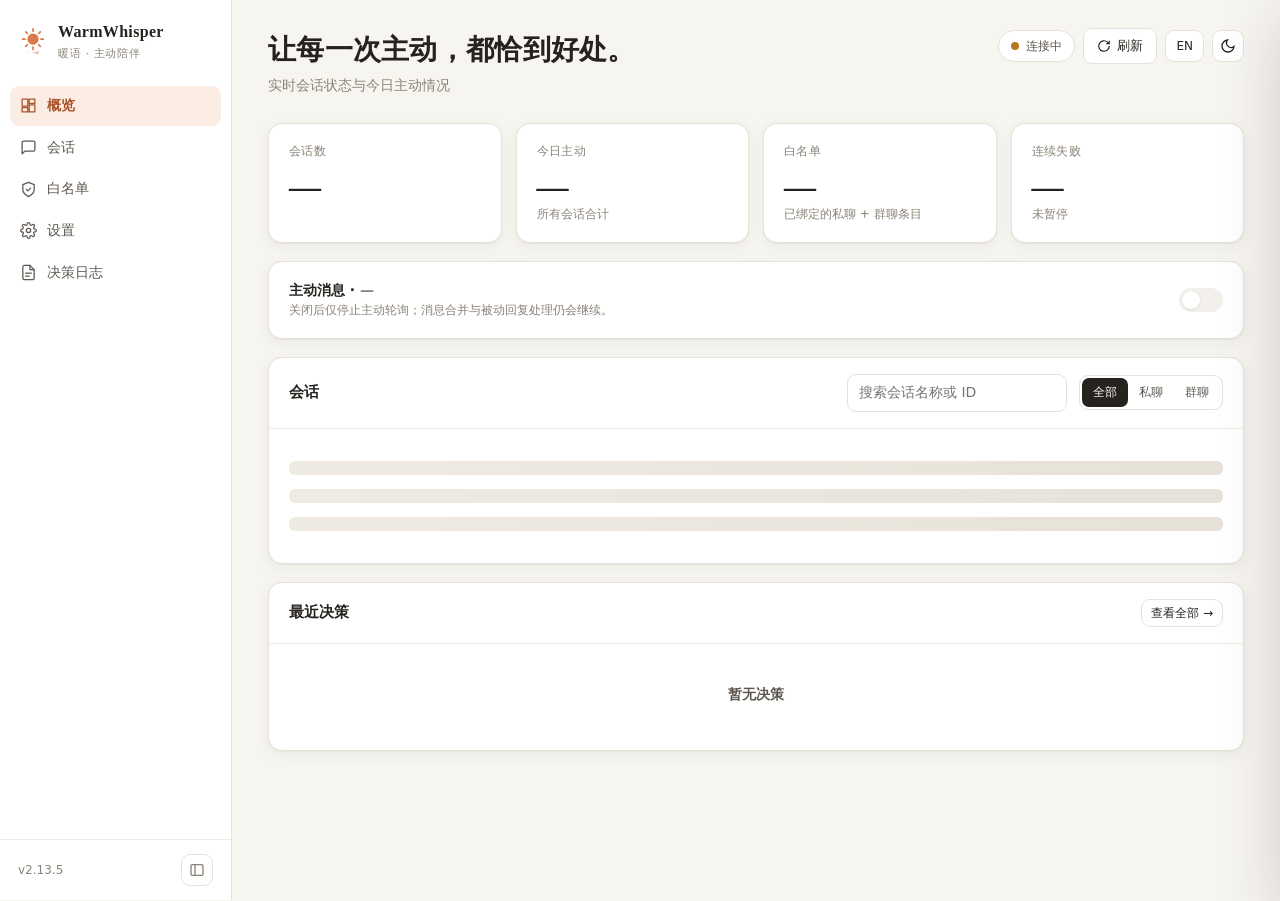
<file: pages/common/panel.html>
<!doctype html>
<html lang="zh-CN">
<head>
<meta charset="utf-8">
<meta name="viewport" content="width=device-width, initial-scale=1">
<title>WarmWhisper · 暖语</title>
<style>
:root{
  --bg:#F7F5F0;--card:#FFFFFF;--fg:#26231F;--fg2:#5E5850;--muted:#8A8378;--line:#E7E2D8;--line2:#EFEBE3;
  --accent:#D97A4A;--accent-ink:#A9532A;--accent-soft:#FBEDE4;--ok:#2F9E5B;--ok-soft:#E3F4EA;--warn:#B7791F;--warn-soft:#FBF1DC;
  --bad:#C0392B;--bad-soft:#FBE6E3;--info:#3C6E9F;--info-soft:#E4EEF7;
  --shadow:0 1px 2px rgba(38,35,31,.04),0 4px 16px rgba(38,35,31,.05);--shadow-lg:0 20px 60px rgba(38,35,31,.18);
  --radius:14px;--serif:"Songti SC","Noto Serif CJK SC","Source Han Serif SC","STSong",Georgia,serif;
  --sans:system-ui,-apple-system,"PingFang SC","Hiragino Sans GB","Microsoft YaHei","Noto Sans CJK SC",sans-serif;
  --mono:ui-monospace,SFMono-Regular,Menlo,Consolas,monospace;
}
[data-theme=dark]{
  --bg:#181614;--card:#211F1C;--fg:#F1ECE4;--fg2:#C6BEB2;--muted:#9A9184;--line:#36322D;--line2:#2C2925;
  --accent:#E68A5A;--accent-ink:#F0A47B;--accent-soft:#3A2A21;--ok:#4CC27B;--ok-soft:#1E3327;--warn:#E0A847;--warn-soft:#3A3020;
  --bad:#EF6B5C;--bad-soft:#3D2320;--info:#7FAEDB;--info-soft:#1F2C3A;--shadow:0 1px 2px rgba(0,0,0,.3),0 4px 16px rgba(0,0,0,.25);
}
*{box-sizing:border-box}
html,body{margin:0;background:var(--bg);color:var(--fg);font-family:var(--sans);font-size:14px;line-height:1.55;-webkit-font-smoothing:antialiased}
button,input,select{font:inherit;color:inherit}
:focus-visible{outline:2px solid var(--accent);outline-offset:2px;border-radius:6px}
.sr{position:absolute;width:1px;height:1px;overflow:hidden;clip:rect(0 0 0 0);white-space:nowrap}
.app{display:flex;min-height:100vh}
/* sidebar */
.side{width:232px;flex:none;border-right:1px solid var(--line);background:var(--card);display:flex;flex-direction:column;position:sticky;top:0;height:100vh;transition:width .2s}
.brand{display:flex;align-items:center;gap:10px;padding:20px 18px 18px}
.mark{width:30px;height:30px;flex:none}
.brand b{font-family:var(--serif);font-size:16px;letter-spacing:.02em}
.brand small{display:block;color:var(--muted);font-size:11px;letter-spacing:.06em}
.nav{padding:6px 10px;display:flex;flex-direction:column;gap:2px;flex:1}
.nav button{display:flex;align-items:center;gap:10px;border:0;background:none;padding:9px 10px;border-radius:9px;cursor:pointer;color:var(--fg2);text-align:left;transition:background .15s,color .15s}
.nav button:hover{background:var(--line2);color:var(--fg)}
.nav button[aria-current=page]{background:var(--accent-soft);color:var(--accent-ink);font-weight:600}
.nav svg{width:17px;height:17px;flex:none}
.side-foot{padding:14px 18px;border-top:1px solid var(--line2);display:flex;justify-content:space-between;align-items:center;color:var(--muted);font-size:12px}
.collapsed .side{width:64px}
.collapsed .side .lbl,.collapsed .brand div,.collapsed .side-foot .ver{display:none}
.iconbtn{border:1px solid var(--line);background:var(--card);border-radius:9px;width:32px;height:32px;display:inline-grid;place-items:center;cursor:pointer;transition:border-color .15s,background .15s}
.iconbtn:hover{border-color:var(--accent)}
.iconbtn svg{width:16px;height:16px}
/* main */
.main{flex:1;min-width:0;padding:28px 36px 90px;max-width:1280px}
.top{display:flex;justify-content:space-between;gap:16px;align-items:flex-start;flex-wrap:wrap;margin-bottom:26px}
h1{font-family:var(--serif);font-weight:600;font-size:28px;letter-spacing:.01em;margin:0 0 4px}
.sub{color:var(--muted);margin:0}
.tools{display:flex;gap:8px;align-items:center;flex-wrap:wrap}
.pill{display:inline-flex;align-items:center;gap:7px;padding:6px 12px;border-radius:999px;border:1px solid var(--line);background:var(--card);font-size:12px;color:var(--fg2)}
.dot{width:8px;height:8px;border-radius:50%;background:var(--muted)}
.pill[data-s=live] .dot{background:var(--ok);box-shadow:0 0 0 0 var(--ok);animation:pulse 2s infinite}
.pill[data-s=connecting] .dot{background:var(--warn)}
.pill[data-s=offline] .dot,.pill[data-s=error] .dot{background:var(--bad)}
.pill[data-s=demo] .dot{background:var(--accent)}
@keyframes pulse{0%{box-shadow:0 0 0 0 color-mix(in srgb,var(--ok) 50%,transparent)}70%{box-shadow:0 0 0 7px transparent}100%{box-shadow:0 0 0 0 transparent}}
.btn{display:inline-flex;align-items:center;gap:6px;border:1px solid var(--line);background:var(--card);padding:7px 13px;border-radius:9px;cursor:pointer;font-size:13px;transition:border-color .15s,background .15s,transform .1s}
.btn:hover:not(:disabled){border-color:var(--accent)}
.btn:active:not(:disabled){transform:translateY(1px)}
.btn:disabled{opacity:.5;cursor:not-allowed}
.btn.primary{background:var(--accent);border-color:var(--accent);color:#fff}
.btn.primary:hover:not(:disabled){background:var(--accent-ink)}
.btn.danger{color:var(--bad)}
.btn.danger.solid{background:var(--bad);border-color:var(--bad);color:#fff}
.btn svg{width:14px;height:14px}
.btn.sm{padding:4px 9px;font-size:12px}
.spin{animation:spin 1s linear infinite}@keyframes spin{to{transform:rotate(360deg)}}
.banner{border:1px solid var(--line);border-radius:12px;padding:12px 16px;margin-bottom:18px;display:flex;gap:10px;align-items:flex-start;background:var(--card)}
.banner.demo{background:var(--accent-soft);border-color:color-mix(in srgb,var(--accent) 35%,transparent);color:var(--accent-ink)}
.banner.err{background:var(--bad-soft);border-color:color-mix(in srgb,var(--bad) 30%,transparent);color:var(--bad)}
.banner.warn{background:var(--warn-soft);color:var(--warn);border-color:color-mix(in srgb,var(--warn) 30%,transparent)}
.card{background:var(--card);border:1px solid var(--line);border-radius:var(--radius);box-shadow:var(--shadow)}
.card-h{display:flex;justify-content:space-between;align-items:center;gap:12px;padding:16px 20px;border-bottom:1px solid var(--line2);flex-wrap:wrap}
.card-h h2{font-size:15px;margin:0;font-weight:600}
.card-b{padding:18px 20px}
.grid4{display:grid;grid-template-columns:repeat(4,1fr);gap:14px;margin-bottom:18px}
.stat{padding:18px 20px}
.stat .k{color:var(--muted);font-size:12px;letter-spacing:.04em}
.stat .v{font-family:var(--serif);font-size:32px;font-weight:600;line-height:1.2;margin-top:6px;font-variant-numeric:tabular-nums}
.stat .h{font-size:12px;color:var(--muted)}
.stat.bad .v{color:var(--bad)}
.stack{display:flex;flex-direction:column;gap:18px}
.row{display:flex;gap:12px;align-items:center;flex-wrap:wrap}
.toggle-row{display:flex;gap:16px;align-items:center;justify-content:space-between;padding:18px 20px;flex-wrap:wrap}
.switch{position:relative;width:44px;height:24px;border-radius:999px;background:var(--line);border:0;cursor:pointer;transition:background .2s;flex:none}
.switch::after{content:"";position:absolute;top:3px;left:3px;width:18px;height:18px;border-radius:50%;background:#fff;box-shadow:0 1px 3px rgba(0,0,0,.2);transition:transform .2s}
.switch[aria-checked=true]{background:var(--ok)}
.switch[aria-checked=true]::after{transform:translateX(20px)}
.switch:disabled{opacity:.5;cursor:not-allowed}
.note{font-size:12px;color:var(--muted)}
.input,select.input{border:1px solid var(--line);background:var(--card);border-radius:9px;padding:7px 11px;min-width:0;transition:border-color .15s}
.input:focus{border-color:var(--accent);outline:none;box-shadow:0 0 0 3px var(--accent-soft)}
.input[aria-invalid=true]{border-color:var(--bad)}
.field{display:flex;flex-direction:column;gap:5px;min-width:0}
.field label{font-size:12px;color:var(--fg2);font-weight:500}
.err-t{font-size:12px;color:var(--bad);min-height:16px}
.seg{display:inline-flex;border:1px solid var(--line);border-radius:9px;padding:2px;background:var(--card)}
.seg button{border:0;background:none;padding:5px 11px;border-radius:7px;cursor:pointer;font-size:12px;color:var(--fg2)}
.seg button[aria-pressed=true]{background:var(--fg);color:var(--bg)}
table{width:100%;border-collapse:collapse}
th{text-align:left;font-weight:500;color:var(--muted);font-size:12px;padding:10px 14px;border-bottom:1px solid var(--line2);white-space:nowrap}
td{padding:12px 14px;border-bottom:1px solid var(--line2);vertical-align:middle}
tbody tr{transition:background .12s}
tbody tr:hover{background:color-mix(in srgb,var(--accent-soft) 45%,transparent)}
tbody tr:last-child td{border-bottom:0}
.tw{overflow-x:auto}
.name{font-weight:600}
.mini{font-size:12px;color:var(--muted);font-family:var(--mono)}
.badge{display:inline-flex;align-items:center;gap:4px;font-size:11px;padding:2px 8px;border-radius:999px;background:var(--line2);color:var(--fg2);white-space:nowrap;font-weight:500}
.badge.private{background:var(--info-soft);color:var(--info)}
.badge.group{background:var(--accent-soft);color:var(--accent-ink)}
.badge.ok{background:var(--ok-soft);color:var(--ok)}
.badge.bad{background:var(--bad-soft);color:var(--bad)}
.badge.warn{background:var(--warn-soft);color:var(--warn)}
.mood{display:flex;align-items:center;gap:8px;min-width:130px}
.bar{flex:1;height:6px;border-radius:99px;background:var(--line2);overflow:hidden;min-width:60px}
.bar i{display:block;height:100%;border-radius:99px;background:linear-gradient(90deg,var(--accent),#E9B04F)}
.num{font-variant-numeric:tabular-nums}
.empty{padding:40px 20px;text-align:center;color:var(--muted)}
.empty b{display:block;color:var(--fg2);font-weight:600;margin-bottom:4px}
.skel{height:14px;border-radius:6px;background:linear-gradient(90deg,var(--line2),var(--line),var(--line2));background-size:200% 100%;animation:sk 1.2s infinite}
@keyframes sk{to{background-position:-200% 0}}
.dec{display:flex;gap:12px;align-items:flex-start;padding:12px 20px;border-bottom:1px solid var(--line2)}
.dec:last-child{border-bottom:0}
.dec .t{width:88px;flex:none;color:var(--muted);font-size:12px;font-variant-numeric:tabular-nums;padding-top:2px}
.dec .b{flex:1;min-width:0}
.reasons{display:flex;flex-wrap:wrap;gap:5px;margin-top:5px}
.reason{font-size:11px;padding:2px 8px;border-radius:6px;border:1px solid var(--line);color:var(--fg2);cursor:help;background:var(--card)}
.wl-legacy td{color:var(--muted)}
.two{display:grid;grid-template-columns:1fr 1fr;gap:18px}
.help{font-size:13px;color:var(--fg2);line-height:1.7}
.help code{font-family:var(--mono);font-size:12px;background:var(--line2);padding:1px 6px;border-radius:5px}
/* drawer & dialog */
.scrim{position:fixed;inset:0;background:rgba(24,22,20,.35);opacity:0;pointer-events:none;transition:opacity .2s;z-index:40}
.scrim.on{opacity:1;pointer-events:auto}
.drawer{position:fixed;top:0;right:0;height:100%;width:min(440px,100%);background:var(--card);border-left:1px solid var(--line);box-shadow:var(--shadow-lg);transform:translateX(100%);transition:transform .25s cubic-bezier(.2,.8,.2,1);z-index:50;display:flex;flex-direction:column}
.drawer.on{transform:none}
.drawer-h{display:flex;justify-content:space-between;align-items:center;padding:18px 22px;border-bottom:1px solid var(--line2)}
.drawer-b{padding:20px 22px;overflow:auto;flex:1;display:flex;flex-direction:column;gap:20px}
.kv{display:grid;grid-template-columns:96px 1fr;gap:8px 12px;font-size:13px}
.kv dt{color:var(--muted)}.kv dd{margin:0;word-break:break-all}
input[type=range]{width:100%;accent-color:var(--accent)}
dialog{border:1px solid var(--line);border-radius:16px;padding:0;background:var(--card);color:var(--fg);box-shadow:var(--shadow-lg);max-width:440px;width:calc(100% - 32px)}
dialog::backdrop{background:rgba(24,22,20,.4)}
.dlg-b{padding:22px 24px}
.dlg-b h3{margin:0 0 8px;font-family:var(--serif);font-size:18px}
.dlg-f{display:flex;justify-content:flex-end;gap:8px;padding:14px 24px;border-top:1px solid var(--line2)}
.toasts{position:fixed;bottom:20px;right:20px;display:flex;flex-direction:column;gap:8px;z-index:60}
.toast{background:var(--fg);color:var(--bg);padding:10px 14px;border-radius:10px;box-shadow:var(--shadow-lg);font-size:13px;animation:tin .2s;max-width:360px}
.toast.bad{background:var(--bad);color:#fff}
@keyframes tin{from{opacity:0;transform:translateY(8px)}}
.tabs{display:none}
@media (max-width:1000px){.grid4{grid-template-columns:repeat(2,1fr)}.two{grid-template-columns:1fr}}
@media (max-width:820px){
  .side{display:none}.main{padding:20px 16px 90px}h1{font-size:22px}
  .tabs{display:flex;position:fixed;bottom:0;left:0;right:0;background:var(--card);border-top:1px solid var(--line);z-index:30;padding:6px 4px calc(6px + env(safe-area-inset-bottom))}
  .tabs button{flex:1;border:0;background:none;display:flex;flex-direction:column;align-items:center;gap:2px;font-size:11px;color:var(--muted);padding:4px;cursor:pointer;border-radius:8px}
  .tabs button[aria-current=page]{color:var(--accent-ink)}
  .tabs svg{width:18px;height:18px}
  .hide-m{display:none}
}
@media (max-width:640px){
  .sessions-table,.sessions-table tbody{display:block}.sessions-table thead{display:none}
  .sessions-table tr{display:grid;grid-template-columns:repeat(2,minmax(0,1fr));padding:10px;border-bottom:1px solid var(--line2)}
  .sessions-table td{display:block;border:0;padding:6px;min-width:0}.sessions-table td.hide-m{display:none}
  .sessions-table td:first-child,.sessions-table td:last-child{grid-column:1/-1}
  .sessions-table td[data-label]::before{content:attr(data-label) " · ";color:var(--muted);font-size:12px}
  .sessions-table .mini{overflow-wrap:anywhere}.sessions-table .mood{min-width:0}
  .btn,.iconbtn{min-height:40px}.tools .iconbtn{min-width:40px}.toasts{bottom:82px;left:16px;right:16px}
}
@media (prefers-reduced-motion:reduce){*{animation:none!important;transition:none!important}}
</style>
</head>
<body>
<div class="app" id="ww-app">
  <aside class="side" aria-label="主导航">
    <div class="brand">
      <svg class="mark" viewBox="0 0 32 32" aria-hidden="true"><circle cx="16" cy="14" r="6" fill="#D97A4A"/><g stroke="#D97A4A" stroke-width="1.8" stroke-linecap="round"><path d="M16 3v2.5M16 22.5V25M5 14h2.5M24.5 14H27M8.2 6.2l1.8 1.8M22 20l1.8 1.8M23.8 6.2 22 8M10 20l-1.8 1.8"/></g><path d="M9 26c3 2.5 11 2.5 14 0l-2 4z" fill="#D97A4A" opacity=".55"/></svg>
      <div><b>WarmWhisper</b><small>暖语 · 主动陪伴</small></div>
    </div>
    <nav class="nav" id="ww-nav"></nav>
    <div class="side-foot"><span class="ver">v2.13.5</span><button class="iconbtn" id="ww-collapse" aria-label="折叠侧栏" title="折叠侧栏"><svg viewBox="0 0 24 24" fill="none" stroke="currentColor" stroke-width="2"><rect x="3" y="4" width="18" height="16" rx="2"/><path d="M9 4v16"/></svg></button></div>
  </aside>
  <main class="main" id="ww-main">
    <header class="top">
      <div><h1 id="ww-title">让每一次主动，都恰到好处。</h1><p class="sub" id="ww-sub"></p></div>
      <div class="tools">
        <span class="pill" id="ww-pill" data-s="connecting" role="status"><span class="dot"></span><span id="ww-pill-t">连接中</span></span>
        <button class="btn" id="ww-refresh"><svg viewBox="0 0 24 24" fill="none" stroke="currentColor" stroke-width="2"><path d="M21 12a9 9 0 1 1-3-6.7L21 8M21 3v5h-5"/></svg><span id="ww-refresh-t">刷新</span></button>
        <button class="iconbtn" id="ww-lang" aria-label="切换语言" title="中文 / English" style="width:auto;padding:0 10px;font-size:12px">EN</button>
        <button class="iconbtn" id="ww-theme" aria-label="切换深色模式" title="深色模式"><svg viewBox="0 0 24 24" fill="none" stroke="currentColor" stroke-width="2"><path d="M21 12.8A9 9 0 1 1 11.2 3a7 7 0 0 0 9.8 9.8z"/></svg></button>
      </div>
    </header>
    <div id="ww-banners"></div>
    <div id="ww-view"></div>
  </main>
  <nav class="tabs" id="ww-tabs" aria-label="移动导航"></nav>
</div>
<div class="scrim" id="ww-scrim"></div>
<aside class="drawer" id="ww-drawer" role="dialog" aria-modal="true" aria-labelledby="ww-drawer-title" aria-hidden="true"></aside>
<dialog id="ww-dlg"><form method="dialog"><div class="dlg-b"><h3 id="ww-dlg-t"></h3><div id="ww-dlg-m" class="help"></div></div><div class="dlg-f"><button class="btn" value="cancel" id="ww-dlg-c">取消</button><button class="btn primary" value="ok" id="ww-dlg-ok">确认</button></div></form></dialog>
<div class="toasts" id="ww-toasts" aria-hidden="true"></div>
<div class="sr" id="ww-live" aria-live="polite" role="status"></div>
<div class="sr" id="ww-alert" aria-live="assertive" role="alert"></div>

<script>
{
const $ = (s, r = document) => r.querySelector(s);
const esc = (v) => String(v == null ? "" : v).replace(/[&<>"']/g, (c) => ({ "&": "&amp;", "<": "&lt;", ">": "&gt;", '"': "&quot;", "'": "&#39;" }[c]));
const qs = new URLSearchParams(location.search);
const DEMO = qs.get("demo") === "1";
const TZ = "Asia/Shanghai";
const storage = {
  getItem(key) { try { return window.localStorage.getItem(key); } catch (_) { return null; } },
  setItem(key, value) { try { window.localStorage.setItem(key, value); } catch (_) {} },
};

/* ---------------- i18n ---------------- */
const I18N = {
  zh: {
    overview: "概览", sessions: "会话", whitelist: "白名单", settings: "设置", logs: "决策日志",
    sub_overview: "实时会话状态与今日主动情况", sub_sessions: "全部会话 · 情绪、空闲与下次触发估算", sub_whitelist: "仅白名单内的会话会收到主动消息", sub_settings: "免打扰时段、手动测试与重载", sub_logs: "结构化决策记录 · 不包含任何消息正文",
    refresh: "刷新", live: "实时连接", connecting: "连接中", offline: "未连接", error: "连接异常", demo: "演示数据",
    s_sessions: "会话数", s_today: "今日主动", s_wl: "白名单", s_fail: "连续失败",
    proactive: "主动消息", proactive_note: "关闭后仅停止主动轮询；消息合并与被动回复处理仍会继续。",
    paused_until: "暂停至", search: "搜索会话名称或 ID", all: "全部", private: "私聊", group: "群聊",
    c_name: "会话", c_platform: "平台实例", c_type: "类型", c_mood: "情绪 / 人格", c_idle: "空闲", c_next: "下次触发", c_today: "今日", c_actions: "",
    details: "详情", copy: "复制 ID", copied: "已复制完整 ID", recent: "最近决策", view_all: "查看全部",
    no_sessions: "暂无会话", no_sessions_h: "插件尚未记录到任何会话。", no_match: "没有匹配的结果",
    mood_edit: "调整情绪值", save: "保存", saving: "保存中…", test_send: "测试发送", test_warn: "这会向该会话发送一条真实消息。确定继续吗？",
    soon: "即将", none: "—",
  },
  en: {
    overview: "Overview", sessions: "Sessions", whitelist: "Whitelist", settings: "Settings", logs: "Decision log",
    sub_overview: "Live sessions and today's proactive activity", sub_sessions: "All sessions · mood, idle time and next-trigger estimate", sub_whitelist: "Only whitelisted sessions receive proactive messages", sub_settings: "Do-not-disturb, manual test and reload", sub_logs: "Structured decisions · no message content",
    refresh: "Refresh", live: "Live", connecting: "Connecting", offline: "Disconnected", error: "Connection error", demo: "Demo data",
    s_sessions: "Sessions", s_today: "Proactive today", s_wl: "Whitelisted", s_fail: "Failure streak",
    proactive: "Proactive messages", proactive_note: "Turning off only stops proactive polling; merging and passive processing continue.",
    paused_until: "Paused until", search: "Search name or ID", all: "All", private: "Private", group: "Group",
    c_name: "Session", c_platform: "Platform", c_type: "Type", c_mood: "Mood / persona", c_idle: "Idle", c_next: "Next trigger", c_today: "Today", c_actions: "",
    details: "Details", copy: "Copy ID", copied: "Full ID copied", recent: "Recent decisions", view_all: "View all",
    no_sessions: "No sessions", no_sessions_h: "The plugin hasn't recorded any sessions yet.", no_match: "No matches",
    mood_edit: "Adjust mood", save: "Save", saving: "Saving…", test_send: "Test send", test_warn: "This sends a REAL message to this session. Continue?",
    soon: "soon", none: "—",
  },
};
let lang = storage.getItem("ww-lang") || "zh";
const t = (k) => (I18N[lang] && I18N[lang][k]) || I18N.zh[k] || k;
const L = (zh, en) => (lang === "en" ? en : zh);

const REASONS = {
  not_in_proactive_whitelist: ["不在主动白名单", "Not whitelisted"], waiting_next_check: ["等待下次检查", "Waiting for next check"],
  await_human_reply: ["等待对方回应", "Awaiting human reply"], period_limit: ["已达当前时段配额", "Period quota reached"],
  idle_not_enough: ["空闲时间不足", "Insufficient idle time"], persona_state_low: ["人格状态暂不适合主动", "Persona state suppresses proactive"],
  group_active: ["群聊仍活跃", "Group active"], group_quiet: ["群聊已安静", "Group quiet"], probability_miss: ["本轮概率未命中", "Probability missed"],
  probability_pass: ["本轮概率通过", "Probability passed"], missing_origin: ["缺少会话来源", "Missing session origin"],
  night_quiet: ["夜间免打扰", "Night quiet hours"], cooldown_guard: ["冷却保护", "Cooldown guard"],
  global_hourly_cap: ["已达全局小时上限", "Global hourly cap"], lite_veto: ["辅助模型建议暂缓", "Lite model veto"],
  trigger_success: ["主动发送成功", "Proactive sent"], trigger_failed: ["主动发送失败", "Proactive failed"],
  idle_long: ["空闲足够久", "Idle long enough"], idle_short: ["空闲太短", "Idle too short"], not_idle: ["对方仍活跃", "User still active"],
  user_active: ["对方仍活跃", "User still active"], dnd: ["免打扰时段", "Do-not-disturb"], quiet_hours: ["免打扰时段", "Quiet hours"], sleep: ["免打扰时段", "Sleep window"],
  cooldown: ["冷却中", "Cooling down"], daily_cap: ["已达今日上限", "Daily cap reached"], daily_limit: ["已达今日上限", "Daily limit reached"], rate_limit: ["频率限制", "Rate limited"],
  not_whitelisted: ["不在白名单", "Not whitelisted"], whitelist_miss: ["不在白名单", "Not whitelisted"], disabled: ["主动已关闭", "Proactive disabled"], paused: ["已暂停", "Paused"],
  mood_high: ["情绪积极", "Positive mood"], mood_low: ["情绪低落", "Low mood"], low_confidence: ["置信度不足", "Low confidence"], high_confidence: ["置信度高", "High confidence"],
  model_skip: ["模型建议跳过", "Model suggested skip"], model_declined: ["模型建议跳过", "Model declined"], send_failed: ["发送失败", "Send failed"], send_error: ["发送失败", "Send failed"],
  fail_streak: ["连续失败熔断", "Failure circuit"], manual: ["手动触发", "Manual trigger"], timing_ok: ["时机合适", "Good timing"], random_jitter: ["随机抖动", "Random jitter"],
};
const reasonLabel = (c) => (REASONS[c] ? L(REASONS[c][0], REASONS[c][1]) : c);
const OUTCOME = { allow: ["允许", "Allowed", "ok"], triggered: ["已触发", "Triggered", "ok"], skip: ["跳过", "Skipped", ""], failed: ["失败", "Failed", "bad"] };
const outcomeBadge = (o) => { const x = OUTCOME[o] || [o, o, ""]; return `<span class="badge ${x[2]}">${esc(L(x[0], x[1]))}</span>`; };

/* ---------------- formatting ---------------- */
const fmtDur = (s) => {
  if (s == null || isNaN(s)) return t("none");
  s = Math.max(0, Math.round(Number(s)));
  if (s < 60) return L(`${s} 秒`, `${s}s`);
  if (s < 3600) return L(`${Math.floor(s / 60)} 分钟`, `${Math.floor(s / 60)}m`);
  if (s < 86400) return L(`${Math.floor(s / 3600)} 小时 ${Math.floor((s % 3600) / 60)} 分`, `${Math.floor(s / 3600)}h ${Math.floor((s % 3600) / 60)}m`);
  return L(`${Math.floor(s / 86400)} 天`, `${Math.floor(s / 86400)}d`);
};
const fmtNext = (s) => (s == null || isNaN(s) ? t("none") : Number(s) <= 0 ? t("soon") : L("约 ", "~") + fmtDur(s));
const toDate = (v) => {
  if (v == null || v === "") return null;
  if (typeof v === "number" || /^\d+(\.\d+)?$/.test(String(v))) { const n = Number(v); return new Date(n < 1e12 ? n * 1000 : n); }
  const d = new Date(v); return isNaN(d) ? null : d;
};
const fmtTime = (v, withDate) => {
  // Existing backend timestamps have no offset: display their server wall time unchanged.
  if (typeof v === "string" && /^\d{4}-\d{2}-\d{2} \d{2}:\d{2}:\d{2}$/.test(v)) {
    return withDate ? v : v.slice(5, 10).replace("-", "/") + " " + v.slice(11);
  }
  const d = toDate(v); if (!d) return t("none");
  const o = { timeZone: TZ, hour: "2-digit", minute: "2-digit", second: "2-digit", hour12: false };
  const sameDay = new Intl.DateTimeFormat("en-CA", { timeZone: TZ }).format(d) === new Intl.DateTimeFormat("en-CA", { timeZone: TZ }).format(new Date());
  if (withDate || !sameDay) Object.assign(o, { month: "2-digit", day: "2-digit" });
  return new Intl.DateTimeFormat(lang === "en" ? "en-GB" : "zh-CN", o).format(d);
};
const parseSid = (sid) => {
  const p = String(sid || "").split(":");
  const type = p[0] === "group" ? "group" : p[0] === "private" ? "private" : null;
  const platform = p[1] || "";
  const rest = p.slice(3).join(":") || p.slice(2).join(":") || sid;
  return { type, platform, name: rest };
};
const parseWl = (raw, kindHint) => {
  try {
    const o = typeof raw === "string" ? JSON.parse(raw) : raw;
    if (o && typeof o === "object") {
      if (o.kind === kindHint && typeof o.platform === "string" && o.platform && typeof o.id === "string" && o.id) return { scoped: true, kind: o.kind, platform: String(o.platform), id: String(o.id), raw };
      if (o.legacy_id != null) return { scoped: false, legacy: true, kind: kindHint, id: String(o.legacy_id), raw };
    }
  } catch (e) {}
  return { scoped: false, invalid: true, kind: kindHint, raw };
};

/* ---------------- API layer ---------------- */
/* AstrBot Plugin Pages unwraps successful API envelopes before the SDK promise
   resolves. Keep the backend envelope supported, but only allow a bare object
   when it exactly matches the payload contract of the requested endpoint. */
const normalize = (body, endpoint) => {
  if (body == null) return { ok: false, message: L("请求失败或无响应", "Request failed / no response") };
  if (typeof body === "string") { try { body = JSON.parse(body); } catch (e) { return { ok: false, message: L("响应格式无效", "Invalid response") }; } }
  if (body && typeof body === "object") {
    if (body.status === "ok") {
      const data = body.data;
      return validPayload(endpoint, data) ? { ok: true, data } : { ok: false, message: body.message || L("响应格式无效", "Invalid response") };
    }
    if (body.status != null) return { ok: false, message: body.message || L("服务器返回错误", "Server returned an error") };
    if (validPayload(endpoint, body)) return { ok: true, data: body };
  }
  return { ok: false, message: (body && typeof body === "object" && body.message) || L("服务器返回错误", "Server returned an error") };
};
function validPayload(endpoint, d) {
  if (!d || typeof d !== "object" || Array.isArray(d)) return false;
  if (endpoint === "status") {
    return Array.isArray(d.sessions) && !!d.global && typeof d.global === "object" &&
      typeof d.global.enabled === "boolean" && !!d.whitelist && typeof d.whitelist === "object" &&
      Array.isArray(d.whitelist.private) && Array.isArray(d.whitelist.group);
  }
  if (endpoint === "toggle") return typeof d.enabled === "boolean";
  if (endpoint === "test") return typeof d.triggered === "boolean" && typeof d.session_id === "string" && d.session_id !== "";
  if (endpoint === "whitelist") return Array.isArray(d.private) && Array.isArray(d.group);
  if (endpoint === "sleep") return typeof d.start === "string" && HHMM.test(d.start) && typeof d.end === "string" && HHMM.test(d.end);
  if (endpoint === "mood") return typeof d.session_id === "string" && d.session_id !== "" && typeof d.mood === "number" && !isNaN(d.mood);
  if (endpoint === "reload") return d.reloaded === true;
  return false;
}

const ownSSE = (sdk, onData, onStatus) => {
  let generation = 0, id = null, retry = null, closed = false;
  const unsubscribe = (value) => { if (value == null) return; try { Promise.resolve(sdk.unsubscribeSSE(value)).catch(() => {}); } catch (_) {} };
  const clear = () => { generation++; clearTimeout(retry); retry = null; if (id != null) { unsubscribe(id); id = null; } };
  const open = async () => {
    const current = ++generation;
    onStatus("connecting");
    const valid = () => !closed && current === generation;
    const reconnectLater = () => {
      if (!valid()) return;
      onStatus("disconnected");
      clearTimeout(retry);
      retry = setTimeout(() => { clear(); if (!closed) open(); }, 5000);
    };
    try {
      if (sdk.ready) await sdk.ready();
      if (!valid()) return;
      const value = await sdk.subscribeSSE("events", {
        onMessage(message) { if (valid()) onData(message); },
        onOpen() { if (valid()) onStatus("connected"); },
        onError: reconnectLater,
      });
      if (valid()) id = value; else unsubscribe(value);
    } catch (_) { reconnectLater(); }
  };
  open();
  return { close() { closed = true; clear(); }, reconnect() { if (closed) return; clear(); open(); } };
};

const makeApi = () => {
  if (DEMO) return demoApi();
  const K = window.KANJYOU;
  if (K && typeof K.apiGet === "function" && window.AstrBotPluginPage && typeof window.AstrBotPluginPage.apiGet === "function") {
    return {
      mode: "live",
      get: async (e, p) => { try { if (K.sdk && K.sdk.ready) await K.sdk.ready(); return normalize(await K.apiGet(e, p), e); } catch (err) { return { ok: false, message: String(err && err.message || err) }; } },
      post: async (e, b) => { try { if (K.sdk && K.sdk.ready) await K.sdk.ready(); return normalize(await K.apiPost(e, b), e); } catch (err) { return { ok: false, message: String(err && err.message || err) }; } },
      sse: (onData, onStatus) => typeof K.connectSSEWithReconnect === "function" ? K.connectSSEWithReconnect("events", onData, onStatus) : window.AstrBotPluginPage ? ownSSE(window.AstrBotPluginPage, onData, onStatus) : null,
    };
  }
  const sdk = window.AstrBotPluginPage;
  if (sdk && typeof sdk.apiGet === "function") {
    const call = async (fn, endpoint) => { try { if (sdk.ready) await sdk.ready(); return normalize(await fn(), endpoint); } catch (err) { return { ok: false, message: String(err && err.message || err) }; } };
    return {
      mode: "live",
      get: (e, p) => call(() => sdk.apiGet(e, p), e),
      post: (e, b) => call(() => sdk.apiPost(e, b), e),
      sse: (onData, onStatus) => (typeof sdk.subscribeSSE === "function" ? ownSSE(sdk, onData, onStatus) : null),
    };
  }
  return { mode: "nohost", get: async () => ({ ok: false, message: L("请在 AstrBot Plugin Pages 中打开", "Open inside AstrBot Plugin Pages") }), post: async () => ({ ok: false, message: L("请在 AstrBot Plugin Pages 中打开", "Open inside AstrBot Plugin Pages") }), sse: () => null };
};

/* ---------------- demo (only with ?demo=1) ---------------- */
function demoApi() {
  const now = () => Math.floor(Date.now() / 1000);
  const db = {
    sessions: [
      { session_id: "private:qq-bot-A:FriendMessage:thread:42", session_type: "private", idle_sec: 5400, mood: 66, persona_state: "温暖", next_trigger_sec: 1260, today_count: 2, last_proactive_at: now() - 4100 },
      { session_id: "group:qq-bot-A:GroupMessage:club:1088", session_type: "group", idle_sec: 860, mood: 48, persona_state: "活泼", next_trigger_sec: 3400, today_count: 1, last_proactive_at: now() - 9000 },
      { session_id: "private:tg-main:FriendMessage:user:7731", session_type: "private", idle_sec: 21000, mood: 31, persona_state: "关切", next_trigger_sec: 0, today_count: 0, last_proactive_at: null },
      { session_id: "private:wx-home:FriendMessage:mom", session_type: "private", idle_sec: 120, mood: 82, persona_state: "温暖", next_trigger_sec: 7200, today_count: 3, last_proactive_at: now() - 1500 },
      { session_id: "group:tg-main:GroupMessage:readers:55", session_type: "group", idle_sec: 43000, mood: 57, persona_state: "安静", next_trigger_sec: null, today_count: 0, last_proactive_at: null },
    ],
    global: { enabled: true, paused_until: null, fail_streak: 1 },
    settings: { sleep_start: "23:30", sleep_end: "08:00", timezone: "Asia/Shanghai" },
    whitelist: {
      private: [JSON.stringify({ kind: "private", platform: "qq-bot-A", id: "42" }), JSON.stringify({ kind: "private", platform: "wx-home", id: "mom" }), JSON.stringify({ legacy_id: "7731" })],
      group: [JSON.stringify({ kind: "group", platform: "qq-bot-A", id: "1088" })],
    },
    recent: [],
  };
  const codesPool = [["idle_long", "timing_ok"], ["dnd"], ["cooldown"], ["user_active", "idle_short"], ["mood_low", "idle_long"], ["send_failed"], ["daily_cap"], ["not_whitelisted"], ["low_confidence"]];
  const mk = (i, at) => { const s = db.sessions[i % db.sessions.length]; const codes = codesPool[i % codesPool.length]; const outcome = codes.includes("send_failed") ? "failed" : codes.includes("timing_ok") ? "triggered" : codes.includes("mood_low") ? "allow" : "skip"; return { session_id: s.session_id, at: new Date(at * 1000).toISOString(), outcome, reason_codes: codes, confidence: Math.round((0.5 + ((i * 37) % 50) / 100) * 100) / 100, mode: i % 3 ? "heuristic" : "llm", idle_sec: s.idle_sec, mood: s.mood }; };
  for (let i = 0; i < 14; i++) db.recent.push(mk(i, now() - i * 640 - 30));
  const wait = (ms) => new Promise((r) => setTimeout(r, ms));
  const ok = (data) => ({ ok: true, data: JSON.parse(JSON.stringify(data)) });
  const er = (m) => ({ ok: false, message: m });
  const hhmm = /^([01]\d|2[0-3]):[0-5]\d$/;
  return {
    mode: "demo",
    get: async (e) => { await wait(350); if (e === "status") return ok(db); return er("unknown endpoint"); },
    post: async (e, b) => {
      await wait(450);
      if (e === "toggle") { if (typeof b.enabled !== "boolean") return er("enabled must be boolean"); db.global.enabled = b.enabled; return ok({ enabled: b.enabled }); }
      if (e === "mood") { const s = db.sessions.find((x) => x.session_id === b.session_id); if (!s) return er("session not found"); if (!(b.value >= 0 && b.value <= 100)) return er("value out of range"); s.mood = b.value; return ok({ session_id: s.session_id, mood: s.mood }); }
      if (e === "test") { const s = db.sessions.find((x) => x.session_id === b.session_id); if (!s) return er("session not found"); db.recent.unshift({ ...mk(0, now()), session_id: s.session_id, reason_codes: ["manual"], outcome: "triggered" }); return ok({ triggered: true, session_id: s.session_id, attempt: { generation_status: "generated", generation_reason: "ok", delivery_status: "sent", receipt_status: "disabled", reason_code: "ok" } }); }
      if (e === "sleep") { if (!hhmm.test(b.start || "") || !hhmm.test(b.end || "")) return er("invalid HH:MM"); db.settings.sleep_start = b.start; db.settings.sleep_end = b.end; return ok({ start: b.start, end: b.end }); }
      if (e === "reload") return ok({ reloaded: true });
      if (e === "whitelist") {
        if (!["private", "group"].includes(b.kind) || !b.platform || !b.id) return er("kind/platform/id required");
        const key = JSON.stringify({ kind: b.kind, platform: b.platform, id: b.id }); const list = db.whitelist[b.kind];
        if (b.op === "add") { if (list.includes(key)) return er("already exists"); list.push(key); }
        else if (b.op === "del") { const i = list.indexOf(key); if (i < 0) return er("entry not found"); list.splice(i, 1); }
        else return er("bad op");
        return ok(db.whitelist);
      }
      return er("unknown endpoint");
    },
    sse: (onData, onStatus) => {
      onStatus("live"); let n = 20;
      const id = setInterval(() => { const r = mk(n++, now()); db.recent.unshift(r); db.recent.length = Math.min(db.recent.length, 60); onData({ data: JSON.stringify({ type: "decision", data: r }) }); }, 9000);
      return { close() { clearInterval(id); onStatus("offline"); }, reconnect() { onStatus("live"); } };
    },
  };
}

/* ---------------- state ---------------- */
let api = { mode: "pending", get: async () => ({ ok: false, message: "pending" }), post: async () => ({ ok: false, message: "pending" }), sse: () => null };
const MUT = { get on() { return api.mode === "live" || api.mode === "demo"; } };
const PAGE_MAP = { status: "overview", control: "settings", logs: "logs" };
const SECTIONS = ["overview", "sessions", "whitelist", "settings", "logs"];
const S = {
  section: SECTIONS.includes(qs.get("section")) ? qs.get("section") : PAGE_MAP[document.documentElement.dataset.page] || "overview",
  data: null, loading: true, loadError: null, conn: "connecting",
  q: "", type: "all", wlKind: "all", logQ: "", logOutcome: "all", drawer: null, busy: {}, sleepSaved: null, sleepDirty: false, sleepTimezone: "",
  wlForm: { kind: "private", platform: "", id: "" }, wlErr: {}, sleepForm: { start: "", end: "" }, sleepErr: {}, testSid: "", lastTest: null,
};
let sse = null;
const timers = new Set();
let disposed = false, loadSequence = 0, statusRevision = 0;
// A timed-out write may already have reached the server. Never retry it automatically.
const request = (method, endpoint, body) => new Promise((resolve) => {
  if (disposed) { resolve({ ok: false, message: "Page closed" }); return; }
  let done = false;
  const finish = result => { if (done) return; done = true; if (method === "post" && result?.ok) statusRevision++; clearTimeout(timer); timers.delete(timer); resolve(result); };
  const timer = setTimeout(() => finish({ ok: false, message: method === "post" ? L("请求超时，操作结果未知。请刷新状态确认后再操作。", "Request timed out; the result is unknown. Refresh before trying again.") : L("读取超时，请重试。", "Read timed out. Please retry.") }), endpoint === "test" ? 120000 : 15000);
  timers.add(timer);
  Promise.resolve().then(() => api[method](endpoint, body)).then(finish, error => finish({ ok: false, message: String(error?.message || error) }));
});

/* ---------------- announce/toast/dialog ---------------- */
const announce = (msg, bad) => {
  const el = bad ? $("#ww-alert") : $("#ww-live"); el.textContent = ""; setTimeout(() => (el.textContent = msg), 30);
  const tEl = document.createElement("div"); tEl.className = "toast" + (bad ? " bad" : ""); tEl.textContent = msg; $("#ww-toasts").appendChild(tEl);
  const id = setTimeout(() => { tEl.remove(); timers.delete(id); }, 3800); timers.add(id);
};
const confirmDlg = (title, html, okText, danger) => new Promise((res) => {
  const d = $("#ww-dlg"); if (d.open) { res(false); return; } $("#ww-dlg-t").textContent = title; $("#ww-dlg-m").innerHTML = html;
  const ok = $("#ww-dlg-ok"); ok.textContent = okText || L("确认", "Confirm"); ok.className = "btn " + (danger ? "danger solid" : "primary");
  $("#ww-dlg-c").textContent = L("取消", "Cancel");
  d.returnValue = ""; d.onclose = () => res(d.returnValue === "ok"); d.showModal(); $("#ww-dlg-c").focus();
});

/* ---------------- icons ---------------- */
const IC = {
  overview: '<path d="M3 13h8V3H3zM13 21h8V11h-8zM3 21h8v-6H3zM13 3v6h8V3z"/>',
  sessions: '<path d="M21 15a2 2 0 0 1-2 2H7l-4 4V5a2 2 0 0 1 2-2h14a2 2 0 0 1 2 2z"/>',
  whitelist: '<path d="M12 22s8-4 8-10V5l-8-3-8 3v7c0 6 8 10 8 10z"/><path d="m9 12 2 2 4-4"/>',
  settings: '<circle cx="12" cy="12" r="3"/><path d="M19.4 15a1.7 1.7 0 0 0 .3 1.8l.1.1a2 2 0 1 1-2.8 2.8l-.1-.1a1.7 1.7 0 0 0-1.8-.3 1.7 1.7 0 0 0-1 1.5V21a2 2 0 1 1-4 0v-.1a1.7 1.7 0 0 0-1.1-1.5 1.7 1.7 0 0 0-1.8.3l-.1.1a2 2 0 1 1-2.8-2.8l.1-.1a1.7 1.7 0 0 0 .3-1.8 1.7 1.7 0 0 0-1.5-1H3a2 2 0 1 1 0-4h.1a1.7 1.7 0 0 0 1.5-1.1 1.7 1.7 0 0 0-.3-1.8l-.1-.1a2 2 0 1 1 2.8-2.8l.1.1a1.7 1.7 0 0 0 1.8.3H9a1.7 1.7 0 0 0 1-1.5V3a2 2 0 1 1 4 0v.1a1.7 1.7 0 0 0 1 1.5 1.7 1.7 0 0 0 1.8-.3l.1-.1a2 2 0 1 1 2.8 2.8l-.1.1a1.7 1.7 0 0 0-.3 1.8V9a1.7 1.7 0 0 0 1.5 1H21a2 2 0 1 1 0 4h-.1a1.7 1.7 0 0 0-1.5 1z"/>',
  logs: '<path d="M14 2H6a2 2 0 0 0-2 2v16a2 2 0 0 0 2 2h12a2 2 0 0 0 2-2V8z"/><path d="M14 2v6h6M8 13h8M8 17h5"/>',
};
const svg = (k) => `<svg viewBox="0 0 24 24" fill="none" stroke="currentColor" stroke-width="1.8" stroke-linecap="round" stroke-linejoin="round" aria-hidden="true">${IC[k]}</svg>`;

/* ---------------- render ---------------- */
const dis = (extra) => (!MUT.on || extra ? "disabled" : "");
const renderChrome = () => {
  if (disposed) return;
  document.documentElement.lang = lang === "en" ? "en" : "zh-CN";
  const nav = SECTIONS.map((s) => `<button data-nav="${s}" ${S.section === s ? 'aria-current="page"' : ""} title="${esc(t(s))}">${svg(s)}<span class="lbl">${esc(t(s))}</span></button>`).join("");
  for (const id of ["#ww-nav", "#ww-tabs"]) { const n = $(id); if (n.dataset.navKey !== S.section + lang) { n.innerHTML = nav; n.dataset.navKey = S.section + lang; } }
  $("#ww-title").textContent = L("让每一次主动，都恰到好处。", "Every proactive touch, just right.");
  $("#ww-sub").textContent = t("sub_" + S.section);
  $("#ww-refresh-t").textContent = t("refresh");
  $("#ww-lang").textContent = lang === "en" ? "中文" : "EN";
  const p = $("#ww-pill"); p.dataset.s = S.conn; $("#ww-pill-t").textContent = t(S.conn) || S.conn;
  let b = "";
  if (api.mode === "demo") b += `<div class="banner demo"><b>DEMO</b><span>${L("当前展示的是合成演示数据，所有操作仅在本页内存中生效，不会发送任何真实消息。", "Synthetic demo data. Actions only affect in-page memory; no real messages are sent.")}</span></div>`;
  if (api.mode === "nohost") b += `<div class="banner warn"><b>${L("请在 AstrBot Plugin Pages 中打开", "Please open inside AstrBot Plugin Pages")}</b><span>${L("未检测到宿主 SDK，所有修改操作已禁用。", "Host SDK not detected; all mutations are disabled.")}</span></div>`;
  else if (S.loadError) b += `<div class="banner err"><b>${L("加载失败", "Load failed")}</b><span>${esc(S.loadError)}</span></div>`;
  if (api.mode === "live" && S.data && S.conn !== "live") b += `<div class="banner warn"><span>${L("实时连接中断，当前数据可能已过期。可点击刷新或前往日志页重新连接。", "Live connection unavailable; displayed data may be stale. Refresh or reconnect on the Logs page.")}</span></div>`;
  $("#ww-banners").innerHTML = b;
};

const sessionsOf = () => (S.data && Array.isArray(S.data.sessions) ? S.data.sessions : []);
const filteredSessions = () => {
  const q = S.q.trim().toLowerCase();
  return sessionsOf().filter((s) => (S.type === "all" || s.session_type === S.type) && (!q || String(s.session_id).toLowerCase().includes(q) || String(s.persona_state || "").toLowerCase().includes(q)));
};
const typeBadge = (tp) => tp === "group" ? `<span class="badge group">${t("group")}</span>` : tp === "private" ? `<span class="badge private">${t("private")}</span>` : `<span class="badge">?</span>`;
const moodCell = (s) => `<div class="mood"><div class="bar" role="img" aria-label="${L("情绪", "Mood")} ${Math.round(s.mood || 0)}/100"><i style="width:${Math.max(0, Math.min(100, Number(s.mood) || 0))}%"></i></div><span class="num">${Math.round(Number(s.mood) || 0)}</span></div><div class="note">${esc(s.persona_state || t("none"))}</div>`;

const sessionTable = (rows, compact) => {
  if (S.loading && !S.data) return `<div class="card-b">${[1, 2, 3].map(() => '<div class="skel" style="margin:14px 0"></div>').join("")}</div>`;
  if (!S.data) return `<div class="empty"><b>${L("无法获取会话", "Sessions unavailable")}</b>${L("请检查连接后点击刷新。", "Check connection and refresh.")}</div>`;
  if (!sessionsOf().length) return `<div class="empty"><b>${t("no_sessions")}</b>${t("no_sessions_h")}</div>`;
  if (!rows.length) return `<div class="empty"><b>${t("no_match")}</b></div>`;
  return `<div class="tw"><table class="sessions-table"><thead><tr><th>${t("c_name")}</th><th class="hide-m">${t("c_platform")}</th><th>${t("c_type")}</th><th>${t("c_mood")}</th><th>${t("c_idle")}</th><th class="hide-m">${t("c_next")}</th><th>${t("c_today")}</th><th><span class="sr">${L("操作", "Actions")}</span></th></tr></thead><tbody>${rows.map((s) => { const p = parseSid(s.session_id); return `<tr>
    <td><div class="name">${esc(p.name)}</div><div class="mini" title="${esc(s.session_id)}">${esc(String(s.session_id).slice(0, 28))}${String(s.session_id).length > 28 ? "…" : ""}</div></td>
    <td class="hide-m"><span class="mini">${esc(p.platform)}</span></td><td>${typeBadge(s.session_type || p.type)}</td><td>${moodCell(s)}</td>
    <td class="num" data-label="${t("c_idle")}">${fmtDur(s.idle_sec)}</td><td class="num hide-m">${fmtNext(s.next_trigger_sec)}</td><td class="num" data-label="${t("c_today")}">${esc(s.today_count ?? 0)}</td>
    <td style="white-space:nowrap"><button class="btn sm" data-copy="${esc(s.session_id)}" aria-label="${t("copy")} ${esc(p.name)}">${t("copy")}</button> <button class="btn sm" data-open="${esc(s.session_id)}">${t("details")}</button></td></tr>`; }).join("")}</tbody></table></div>`;
};

const sessionFilters = () => `<div class="row"><input class="input" type="search" id="ww-q" placeholder="${esc(t("search"))}" aria-label="${esc(t("search"))}" value="${esc(S.q)}" style="width:220px"><div class="seg" role="group" aria-label="${L("类型筛选", "Type filter")}">${["all", "private", "group"].map((k) => `<button data-type="${k}" aria-pressed="${S.type === k}">${t(k)}</button>`).join("")}</div></div>`;

const decisionRow = (r) => { const p = parseSid(r.session_id); return `<div class="dec"><div class="t">${fmtTime(r.at)}</div><div class="b"><div class="row" style="gap:8px">${outcomeBadge(r.outcome)}<span class="name">${esc(p.name)}</span><span class="mini">${esc(p.platform)}</span>${r.mode ? `<span class="badge">${esc(r.mode)}</span>` : ""}<span class="note num">${L("置信度", "conf.")} ${r.confidence != null ? Math.round(r.confidence * 100) + "%" : t("none")} · ${L("空闲", "idle")} ${fmtDur(r.idle_sec)} · ${L("情绪", "mood")} ${r.mood != null ? Math.round(r.mood) : t("none")}</span></div><div class="reasons">${(r.reason_codes || []).map((c) => `<span class="reason" title="${esc(c)}" tabindex="0" aria-label="${esc(reasonLabel(c))} (${esc(c)})">${esc(reasonLabel(c))}</span>`).join("") || `<span class="note">${L("无原因码", "No reason codes")}</span>`}</div></div></div>`; };

const viewOverview = () => {
  const d = S.data, ss = sessionsOf(), g = (d && d.global) || {};
  const today = ss.reduce((a, s) => a + (Number(s.today_count) || 0), 0);
  const entries = d && d.whitelist ? ["private", "group"].flatMap((kind) => (d.whitelist[kind] || []).map((entry) => parseWl(entry, kind))) : [];
  const wl = d ? entries.filter((entry) => entry.scoped).length : null;
  const unbound = entries.filter((entry) => !entry.scoped).length;
  const v = (x) => (d ? x : "—");
  const recent = (d && d.recent) || [];
  return `<div class="grid4">
    <div class="card stat"><div class="k">${t("s_sessions")}</div><div class="v">${v(ss.length)}</div><div class="h">${d ? `${ss.filter((s) => s.session_type === "private").length} ${t("private")} · ${ss.filter((s) => s.session_type === "group").length} ${t("group")}` : "&nbsp;"}</div></div>
    <div class="card stat"><div class="k">${t("s_today")}</div><div class="v">${v(today)}</div><div class="h">${L("所有会话合计", "Sum across sessions")}</div></div>
    <div class="card stat"><div class="k">${t("s_wl")}</div><div class="v">${v(wl)}</div><div class="h">${unbound ? L(`${unbound} 条未绑定 / 无效条目不计入`, `${unbound} unbound / invalid excluded`) : L("已绑定的私聊 + 群聊条目", "Scoped private + group entries")}</div></div>
    <div class="card stat ${g.fail_streak > 0 ? "bad" : ""}"><div class="k">${t("s_fail")}</div><div class="v">${v(g.fail_streak ?? 0)}</div><div class="h">${g.paused_until ? `${t("paused_until")} ${fmtTime(g.paused_until, true)}` : L("未暂停", "Not paused")}</div></div>
  </div>
  <div class="stack">
    <div class="card toggle-row"><div><div class="name">${t("proactive")} · <span style="color:${g.enabled ? "var(--ok)" : "var(--muted)"}">${d ? (g.enabled ? L("已开启", "On") : L("已关闭", "Off")) : "—"}</span></div><div class="note">${t("proactive_note")}</div></div>
      <button class="switch" role="switch" id="ww-toggle" aria-label="${esc(t("proactive"))}" aria-checked="${!!g.enabled}" ${dis(!d || S.busy.toggle)}></button></div>
    <div class="card"><div class="card-h"><h2>${t("sessions")}</h2>${sessionFilters()}</div>${sessionTable(filteredSessions())}</div>
    <div class="card"><div class="card-h"><h2>${t("recent")}</h2><button class="btn sm" data-nav="logs">${t("view_all")} →</button></div>${recent.length ? recent.slice(0, 6).map(decisionRow).join("") : `<div class="empty"><b>${L("暂无决策", "No decisions yet")}</b></div>`}</div>
  </div>`;
};
const viewSessions = () => `<div class="card"><div class="card-h"><h2>${t("sessions")} <span class="note">(${filteredSessions().length})</span></h2>${sessionFilters()}</div>${sessionTable(filteredSessions())}</div>`;

const viewWhitelist = () => {
  const w = (S.data && S.data.whitelist) || null;
  const rows = [];
  if (w) ["private", "group"].forEach((k) => (w[k] || []).forEach((raw) => rows.push(parseWl(raw, k))));
  const shown = rows.filter((r) => S.wlKind === "all" || r.kind === S.wlKind);
  const f = S.wlForm, e = S.wlErr;
  const table = !w ? (S.loading ? `<div class="card-b"><div class="skel"></div></div>` : `<div class="empty"><b>${L("无法获取白名单", "Whitelist unavailable")}</b></div>`)
    : !shown.length ? `<div class="empty"><b>${L("白名单为空", "Whitelist is empty")}</b>${L("未加入白名单的会话不会收到主动消息。", "Sessions not on the list won't receive proactive messages.")}</div>`
    : `<div class="tw"><table><thead><tr><th>${t("c_type")}</th><th>${L("平台实例", "Platform instance")}</th><th>${L("原生 ID", "Native ID")}</th><th>${L("状态", "Status")}</th><th><span class="sr">${L("操作", "Actions")}</span></th></tr></thead><tbody>${shown.map((r) => r.scoped
      ? `<tr><td>${typeBadge(r.kind)}</td><td class="mini">${esc(r.platform)}</td><td class="mini">${esc(r.id)}</td><td><span class="badge ok">${L("已绑定", "Scoped")}</span></td><td><button class="btn sm danger" data-wldel='${esc(JSON.stringify({ kind: r.kind, platform: r.platform, id: r.id }))}' ${dis(S.busy.wl)}>${L("移除", "Remove")}</button></td></tr>`
      : `<tr class="wl-legacy"><td>${typeBadge(r.kind)}</td><td><span class="note">${L("未绑定平台", "No platform")}</span></td><td class="mini">${r.legacy ? esc(r.id) : L("无法解析", "Unparseable")}</td><td><span class="badge warn" title="${L("旧版条目，未绑定平台实例，不授予主动权限", "Legacy entry, not bound to a platform; grants no permission")}">${r.legacy ? L("未绑定 / 不授权", "Unbound / no grant") : L("格式无效", "Invalid")}</span></td><td><span class="note">${L("请在 AstrBot 插件配置中移除", "Remove in AstrBot plugin config")}</span></td></tr>`).join("")}</tbody></table></div>`;
  const hasLegacy = rows.some((r) => !r.scoped);
  return `<div class="stack">
  <div class="card"><div class="card-h"><h2>${L("添加白名单", "Add entry")}</h2><span class="note">${L("必须填写确切的平台实例 ID，不支持通配", "Exact platform instance ID required — no wildcards")}</span></div>
  <form class="card-b" id="ww-wlform" novalidate><div class="row" style="align-items:flex-start">
    <div class="field"><label for="wl-kind">${t("c_type")}</label><select class="input" id="wl-kind" name="kind"><option value="private" ${f.kind === "private" ? "selected" : ""}>${t("private")}</option><option value="group" ${f.kind === "group" ? "selected" : ""}>${t("group")}</option></select><span class="err-t"></span></div>
    <div class="field" style="flex:1;min-width:180px"><label for="wl-platform">${L("平台实例 ID", "Platform instance ID")} *</label><input class="input" id="wl-platform" name="platform" required placeholder="qq-bot-A" value="${esc(f.platform)}" aria-invalid="${!!e.platform}" aria-describedby="wl-platform-e"><span class="err-t" id="wl-platform-e">${esc(e.platform || "")}</span></div>
    <div class="field" style="flex:1;min-width:180px"><label for="wl-id">${L("原生 ID", "Native ID")} *</label><input class="input" id="wl-id" name="native_id" required placeholder="10001" value="${esc(f.id)}" aria-invalid="${!!e.id}" aria-describedby="wl-id-e"><span class="err-t" id="wl-id-e">${esc(e.id || "")}</span></div>
    <div class="field"><label>&nbsp;</label><button class="btn primary" type="submit" ${dis(S.busy.wl)}>${S.busy.wl ? L("提交中…", "Submitting…") : L("添加", "Add")}</button><span class="err-t">${esc(e.form || "")}</span></div>
  </div><p class="note" style="margin:4px 0 0">${L("平台实例 ID 是 AstrBot 为该适配器实例配置的唯一 ID，不是适配器类型或显示名称。原生用户 / 群 ID 可能不同于线程 ID，请从平台或管理命令确认。", "Platform instance ID is the adapter instance name in AstrBot; native ID is the user/group ID on that platform. See session details for reference.")}</p></form></div>
  <div class="card"><div class="card-h"><h2>${t("whitelist")} <span class="note">(${shown.length})</span></h2><div class="seg" role="group" aria-label="${L("类型筛选", "Type filter")}">${["all", "private", "group"].map((k) => `<button data-wlkind="${k}" aria-pressed="${S.wlKind === k}">${t(k)}</button>`).join("")}</div></div>${table}</div>
  ${hasLegacy ? `<div class="banner warn"><span>${L("部分旧版条目未绑定平台实例，不会授予主动权限，且无法通过此页面移除。请前往 AstrBot → 插件 → WarmWhisper 配置中手动删除。", "Some legacy entries are unbound and grant no permission. They can't be removed here — delete them in AstrBot → Plugins → WarmWhisper config.")}</span></div>` : ""}
  </div>`;
};

const viewSettings = () => {
  const f = S.sleepForm, e = S.sleepErr, ss = sessionsOf();
  return `<div class="two">
  <div class="card"><div class="card-h"><h2>${L("免打扰时段", "Do-not-disturb")}</h2><span class="badge warn">${S.sleepDirty ? L("有未保存修改", "Unsaved changes") : S.sleepSaved ? L("已与服务端同步", "Synced with server") : L("当前值未知", "Current value unknown")}</span></div>
  <form class="card-b" id="ww-sleepform" novalidate>
    <p class="help" style="margin-top:0">${L("时段按下方插件时区生效，可跨越午夜。建议避免设置相同的开始与结束时间；时区请在 AstrBot 插件配置中修改。", "Times use the plugin timezone below and may cross midnight. Avoid setting equal start and end times. Change the timezone in AstrBot plugin settings.")}</p>
    <div class="row" style="align-items:flex-start">
      <div class="field"><label for="sl-start">${L("开始 (HH:MM)", "Start (HH:MM)")}</label><input class="input" id="sl-start" name="start" inputmode="numeric" placeholder="23:00" maxlength="5" value="${esc(f.start)}" ${dis(S.busy.sleep)} aria-invalid="${!!e.start}" aria-describedby="sl-start-e"><span class="err-t" id="sl-start-e">${esc(e.start || "")}</span></div>
      <div class="field"><label for="sl-end">${L("结束 (HH:MM)", "End (HH:MM)")}</label><input class="input" id="sl-end" name="end" inputmode="numeric" placeholder="08:00" maxlength="5" value="${esc(f.end)}" ${dis(S.busy.sleep)} aria-invalid="${!!e.end}" aria-describedby="sl-end-e"><span class="err-t" id="sl-end-e">${esc(e.end || "")}</span></div>
      <div class="field"><label>&nbsp;</label><button class="btn primary" type="submit" ${dis(S.busy.sleep)}>${S.busy.sleep ? t("saving") : t("save")}</button><button class="btn" type="button" id="ww-sleep-reset" ${dis(S.busy.sleep || !S.sleepSaved)}>${L("恢复已保存值", "Restore saved values")}</button></div>
    </div>
    ${S.sleepSaved ? `<p class="note">${L("服务端确认：", "Server confirmed: ")}${esc(S.sleepSaved.start)} – ${esc(S.sleepSaved.end)}（${esc(S.sleepTimezone || L("插件配置时区", "Plugin timezone"))}）</p>` : ""}
    ${!S.sleepSaved ? `<p class="note">${L("尚未读取到当前设置。旧版后端可能不支持回显，请先在 AstrBot 配置中核对。", "Current settings have not been received. Older backends may not support readback; check AstrBot config first.")}</p>` : ""}
    ${e.form ? `<p class="err-t">${esc(e.form)}</p>` : ""}
  </form></div>
  <div class="card"><div class="card-h"><h2>${L("手动测试", "Manual test")}</h2><span class="badge bad">${L("发送真实消息", "Sends a real message")}</span></div>
  <div class="card-b"><div class="field"><label for="ww-testsid">${L("选择已有会话", "Choose an existing session")}</label><select class="input" id="ww-testsid"><option value="">${L("— 请选择 —", "— Select —")}</option>${ss.map((s) => `<option value="${esc(s.session_id)}" ${S.testSid === s.session_id ? "selected" : ""}>${esc(parseSid(s.session_id).name)} · ${esc(parseSid(s.session_id).platform)}</option>`).join("")}</select></div>
  <div class="row" style="margin-top:12px"><button class="btn primary" id="ww-testbtn" ${dis(!S.testSid || S.busy.test)}>${S.busy.test ? L("发送中…", "Sending…") : t("test_send")}</button><span class="note">${L("会弹出二次确认，不会自动执行。", "Requires confirmation; never runs automatically.")}</span></div>${S.lastTest ? `<p class="note" role="status">${esc(S.lastTest.sid)}<br>${esc(attemptSummary(S.lastTest.attempt))}</p>` : ""}</div></div>
  <div class="card"><div class="card-h"><h2>${L("启用范围", "Enable scope")}</h2></div><div class="card-b help">${L("主动消息仅会发往<b>白名单</b>中同时匹配平台实例与原生 ID 的会话。主动轮询开关位于概览页；关闭只停止主动轮询，消息合并与被动处理照常运行。", "Proactive messages only go to sessions on the <b>whitelist</b> matching both platform instance and native ID. The proactive polling switch is on Overview; turning it off only stops polling — merging and passive handling continue.")}</div></div>
  <div class="card"><div class="card-h"><h2>${L("消息合并", "Message merging")}</h2></div><div class="card-b help">${L("此页面不提供合并开关。如需启用或关闭，请在 AstrBot → 插件 → WarmWhisper 配置中修改 <code>merge_enabled</code>，然后在下方执行重载。", "No merge switch here. Change <code>merge_enabled</code> in AstrBot → Plugins → WarmWhisper config, then reload below.")}</div></div>
  <div class="card" style="grid-column:1/-1"><div class="toggle-row"><div><div class="name">${L("重载配置与状态", "Reload config & state")}</div><div class="note">${L("将从磁盘重新读取已持久化的配置与运行状态，未持久化的内存变更可能被覆盖。", "Re-reads persisted config and state from disk; unpersisted in-memory changes may be overwritten.")}</div></div><button class="btn" id="ww-reload" ${dis(S.busy.reload)}>${S.busy.reload ? L("重载中…", "Reloading…") : L("重载", "Reload")}</button></div></div>
  </div>`;
};

const viewLogs = () => {
  const all = (S.data && S.data.recent) || [];
  const q = S.logQ.trim().toLowerCase();
  const rows = all.filter((r) => (S.logOutcome === "all" || r.outcome === S.logOutcome) && (!q || String(r.session_id).toLowerCase().includes(q) || (r.reason_codes || []).some((c) => c.toLowerCase().includes(q) || reasonLabel(c).toLowerCase().includes(q))));
  return `<div class="card"><div class="card-h"><div class="row"><input class="input" type="search" id="ww-logq" placeholder="${L("搜索原因或会话", "Search reason or session")}" aria-label="${L("搜索原因或会话", "Search reason or session")}" value="${esc(S.logQ)}" style="width:220px">
    <div class="seg" role="group" aria-label="${L("结果筛选", "Outcome filter")}">${["all", "triggered", "allow", "skip", "failed"].map((k) => `<button data-out="${k}" aria-pressed="${S.logOutcome === k}">${k === "all" ? t("all") : esc(L(OUTCOME[k][0], OUTCOME[k][1]))}</button>`).join("")}</div></div>
    <div class="row"><span class="pill" data-s="${S.conn}"><span class="dot"></span>${esc(t(S.conn))}</span><button class="btn sm" id="ww-reconnect" ${api.mode === "nohost" ? "disabled" : ""}>${L("重新连接", "Reconnect")}</button></div></div>
    ${!S.data ? (S.loading ? `<div class="card-b"><div class="skel"></div></div>` : `<div class="empty"><b>${L("无法获取日志", "Logs unavailable")}</b></div>`) : rows.length ? rows.map(decisionRow).join("") : `<div class="empty"><b>${all.length ? t("no_match") : L("暂无决策记录", "No decisions yet")}</b></div>`}
    <div class="card-b note" style="border-top:1px solid var(--line2)">${L("未带时区的日志按服务端时间原样显示；带时区时间转换为 Asia/Shanghai。仅显示结构化决策，不包含消息正文或模型输出。", "Unzoned log times retain server wall time; zoned times use Asia/Shanghai. Structured decisions only; no message or model text.")}</div></div>`;
};

const renderDrawer = () => {
  const dr = $("#ww-drawer"), sc = $("#ww-scrim");
  const s = S.drawer && sessionsOf().find((x) => x.session_id === S.drawer.sid);
  if (!s) { $("#ww-app").inert = false; document.body.style.overflow = ""; dr.classList.remove("on"); sc.classList.remove("on"); dr.setAttribute("aria-hidden", "true"); dr.innerHTML = ""; return; }
  $("#ww-app").inert = true;
  document.body.style.overflow = "hidden";
  const p = parseSid(s.session_id), m = S.drawer.mood;
  dr.innerHTML = `<div class="drawer-h"><div><h2 id="ww-drawer-title" style="margin:0;font-size:17px;font-family:var(--serif)">${esc(p.name)}</h2><div class="row" style="gap:6px;margin-top:4px">${typeBadge(s.session_type || p.type)}<span class="mini">${esc(p.platform)}</span></div></div><button class="iconbtn" id="ww-dclose" aria-label="${L("关闭", "Close")}">✕</button></div>
  <div class="drawer-b">
    <dl class="kv"><dt>${L("完整 ID", "Full ID")}</dt><dd class="mini">${esc(s.session_id)} <button class="btn sm" data-copy="${esc(s.session_id)}">${t("copy")}</button></dd>
    <dt>${L("人格状态", "Persona")}</dt><dd>${esc(s.persona_state || t("none"))}</dd><dt>${t("c_idle")}</dt><dd>${fmtDur(s.idle_sec)}</dd><dt>${t("c_next")}</dt><dd>${fmtNext(s.next_trigger_sec)}</dd>
    <dt>${t("c_today")}</dt><dd>${esc(s.today_count ?? 0)}</dd><dt>${L("上次主动", "Last proactive")}</dt><dd>${s.last_proactive_at ? fmtTime(s.last_proactive_at, true) : t("none")}</dd></dl>
    <form id="ww-moodform" class="card" style="padding:16px;box-shadow:none"><div class="field"><label for="ww-mood-r">${t("mood_edit")} <span class="note">(0–100)</span></label>
      <div class="row"><input type="range" id="ww-mood-r" min="0" max="100" step="1" value="${esc(m)}" style="flex:1" aria-describedby="ww-mood-e"><input class="input num" id="ww-mood-n" type="number" min="0" max="100" step="1" value="${esc(m)}" style="width:76px" aria-label="${t("mood_edit")}" aria-invalid="${!!S.drawer.err}"></div>
      <span class="err-t" id="ww-mood-e">${esc(S.drawer.err || "")}</span></div>
      <button class="btn primary" type="submit" ${dis(S.busy.mood)}>${S.busy.mood ? t("saving") : t("save")}</button></form>
    <div class="card" style="padding:16px;box-shadow:none"><div class="name">${L("最近一次主动尝试", "Latest proactive attempt")}</div><p class="note">${esc(attemptSummary(S.lastTest?.sid === s.session_id ? S.lastTest.attempt : s.last_attempt))}</p></div>
    <div class="card" style="padding:16px;box-shadow:none"><div class="name">${t("test_send")}</div><p class="note">${L("立即向该会话发送一条真实的主动消息。", "Immediately sends a real proactive message to this session.")}</p><button class="btn" id="ww-dtest" ${dis(S.busy.test)}>${S.busy.test ? L("发送中…", "Sending…") : t("test_send")}</button></div>
  </div>`;
  if (!dr.classList.contains("on")) { dr.classList.add("on"); sc.classList.add("on"); dr.setAttribute("aria-hidden", "false"); setTimeout(() => { const c = $("#ww-dclose"); c && c.focus(); }, 50); }
};

const render = () => {
  if (disposed) return;
  const a = document.activeElement, aid = a && a.id, sel = a && a.selectionStart;
  const scroll = $("#ww-drawer .drawer-b")?.scrollTop || 0;
  renderChrome();
  const V = { overview: viewOverview, sessions: viewSessions, whitelist: viewWhitelist, settings: viewSettings, logs: viewLogs }[S.section];
  $("#ww-view").innerHTML = V();
  renderDrawer();
  if (aid) { const n = document.getElementById(aid); if (n && n !== a) { n.focus(); try { if (sel != null) n.setSelectionRange(sel, sel); } catch (e) {} } }
  for (const [id, key] of [["ww-wlform", "wl"], ["ww-sleepform", "sleep"], ["ww-moodform", "mood"]]) { if (S.busy[key]) document.getElementById(id)?.querySelectorAll("input,select,button").forEach(n => n.disabled = true); }
  const body = $("#ww-drawer .drawer-b"); if (body) body.scrollTop = scroll;
};

/* ---------------- data ---------------- */
const mergeDecisions = (incoming, existing = []) => {
  const unique = new Map();
  for (const row of [...incoming, ...existing]) {
    if (!row || typeof row !== "object") continue;
    const key = JSON.stringify([row.session_id, row.at, row.outcome, row.reason_codes]);
    if (!unique.has(key)) unique.set(key, row);
  }
  return [...unique.values()].sort((a, b) => (toDate(b.at)?.getTime() || 0) - (toDate(a.at)?.getTime() || 0)).slice(0, 200);
};
const applySettings = (settings) => {
  if (!settings || !HHMM.test(settings.sleep_start) || !HHMM.test(settings.sleep_end)) return;
  S.sleepSaved = { start: settings.sleep_start, end: settings.sleep_end };
  S.sleepTimezone = typeof settings.timezone === "string" ? settings.timezone : "";
  if (!S.sleepDirty && !S.busy.sleep) S.sleepForm = { ...S.sleepSaved };
};
const applyStatus = (d) => { if (!d || typeof d !== "object") return; applySettings(d.settings); S.data = { sessions: d.sessions || [], global: d.global || {}, whitelist: d.whitelist || { private: [], group: [] }, recent: mergeDecisions(d.recent || [], S.data?.recent || []) }; S.loadError = null; };
const load = async (manual) => {
  const sequence = ++loadSequence, revision = statusRevision;
  S.loading = true; if (manual) { $("#ww-refresh svg").classList.add("spin"); } render();
  const r = await request("get", "status");
  if (disposed || sequence !== loadSequence) return;
  S.loading = false; $("#ww-refresh svg") && $("#ww-refresh svg").classList.remove("spin");
  if (r.ok && r.data && Array.isArray(r.data.sessions)) { if (revision === statusRevision) applyStatus(r.data); if (manual) announce(L("已刷新", "Refreshed")); }
  else { S.loadError = r.ok ? L("响应缺少会话数据", "Response missing sessions") : r.message; if (manual || api.mode !== "nohost") announce(L("加载失败：", "Load failed: ") + S.loadError, true); }
  softRender();
};
/* Unwrap SDK/facade wrappers until we reach the backend envelope {type, data}. */
const parseMaybe = (v) => { if (typeof v !== "string") return v; try { return JSON.parse(v); } catch (e) { return undefined; } };
const unwrapEvent = (msg) => {
  let cur = parseMaybe(msg);
  for (let i = 0; i < 5 && cur && typeof cur === "object"; i++) {
    if (cur.type === "status" || cur.type === "decision") return { type: cur.type, data: parseMaybe(cur.data) };
    if (cur.data !== undefined) { cur = parseMaybe(cur.data); continue; }
    break;
  }
  // last-resort fallbacks: SDK event name, or a bare status object
  const top = parseMaybe(msg);
  if (top && (top.event === "status" || top.event === "decision")) return { type: top.event, data: parseMaybe(top.data) };
  if (cur && Array.isArray(cur.sessions)) return { type: "status", data: cur };
  return null;
};
/* Skip rebuilding the view while the user is editing; flush on focusout. */
let pendingRender = false;
const editing = () => { const a = document.activeElement; return !!(a && a.matches && (a.matches("input,select,textarea") || a.closest("form") || a.closest("#ww-drawer")) && (a.closest("#ww-view") || a.closest("#ww-drawer"))) || $("#ww-dlg").open; };
const softRender = () => { if (editing()) { pendingRender = true; renderChrome(); } else { pendingRender = false; render(); } };
const onEvent = (msg) => {
  if (disposed) return;
  try {
    const ev = unwrapEvent(msg); if (!ev || !ev.data || typeof ev.data !== "object") return;
    if (ev.type === "status" && Array.isArray(ev.data.sessions)) { statusRevision++; applyStatus(ev.data); softRender(); }
    else if (ev.type === "decision" && ev.data.session_id) { if (!S.data) return; S.data.recent = mergeDecisions([ev.data], S.data.recent); if (S.section === "overview" || S.section === "logs") softRender(); }
  } catch (e) { /* ignore malformed / unknown */ }
};
const onConn = (st) => { const m = { open: "live", connected: "live", live: "live", connecting: "connecting", reconnecting: "connecting", error: "error", closed: "offline", offline: "offline", disconnected: "offline" }; S.conn = api.mode === "demo" ? (st === "offline" ? "offline" : "demo") : m[st] || "connecting"; if (S.section === "logs") softRender(); else renderChrome(); };
const connect = () => { if (sse) { try { sse.close(); } catch (e) {} } sse = api.sse(onEvent, onConn); if (!sse && api.mode !== "demo") { S.conn = "offline"; renderChrome(); } };

/* ---------------- actions ---------------- */
const setBusy = (k, v) => { S.busy[k] = v; render(); };
const doToggle = async () => {
  if (S.busy.toggle) return;
  const g = S.data.global, next = !g.enabled;
  if (!next && !(await confirmDlg(L("关闭主动消息？", "Turn off proactive messages?"), esc(t("proactive_note")), L("关闭", "Turn off"), true))) return;
  setBusy("toggle", true); const r = await request("post", "toggle", { enabled: next }); S.busy.toggle = false;
  if (r.ok && r.data && typeof r.data.enabled === "boolean") { S.data.global.enabled = r.data.enabled; announce(next ? L("主动消息已开启", "Proactive enabled") : L("主动消息已关闭", "Proactive disabled")); } else announce(L("切换失败：", "Toggle failed: ") + (r.message || L("响应格式无效", "Invalid response")), true);
  render();
};
const attemptSummary = (a) => {
  if (!a || typeof a !== "object") return L("旧版后端未提供诊断", "Diagnostics unavailable on this backend");
  const labels = { generated: L("正常生成", "Generated"), fallback: L("备用文案", "Fallback"), sent: L("平台发送调用成功", "Platform send succeeded"), failed: L("失败", "Failed"), unknown: L("结果未知", "Unknown"), not_started: L("未生成", "Not generated"), not_attempted: L("未执行", "Not attempted"), timeout: L("超时", "Timeout"), cancelled: L("已取消", "Cancelled"), acknowledged: L("核心已确认", "Core acknowledged"), pending: L("等待核心补报", "Receipt pending"), disabled: L("核心未启用", "Core disabled"), rejected: L("核心拒绝", "Core rejected") };
  const label = (value) => labels[value] || L("未知", "Unknown");
  return `${label(a.generation_status)} · ${label(a.delivery_status)} · ${label(a.receipt_status)} (${String(a.generation_reason || "unknown")} / ${String(a.reason_code || "unknown")})`;
};
const doTest = async (sid) => {
  if (S.busy.test) return;
  S.lastTest = null;
  const p = parseSid(sid);
  if (!(await confirmDlg(L("发送测试消息？", "Send test message?"), `${esc(t("test_warn"))}<br><span class="mini">${esc(sid)}</span>`, L("确认发送", "Send"), true))) return;
  setBusy("test", true); const r = await request("post", "test", { session_id: sid }); S.busy.test = false;
  if (r.ok && r.data) {
    S.lastTest = { sid, attempt: r.data.attempt };
    const detail = attemptSummary(r.data.attempt);
    if (r.data.triggered === true) announce(L(`已向 ${p.name} 发起发送：`, `Send to ${p.name}: `) + detail, r.data.attempt?.generation_status === "fallback");
    else announce(L("未完成发送：", "Send not completed: ") + detail, true);
  }
  else announce(L("测试失败：", "Test failed: ") + r.message, true);
  render();
};
const copy = async (txt) => { try { await navigator.clipboard.writeText(txt); announce(t("copied")); } catch (e) { const ta = document.createElement("textarea"); ta.value = txt; document.body.appendChild(ta); ta.select(); const ok = document.execCommand("copy"); ta.remove(); announce(ok ? t("copied") : L("复制失败", "Copy failed"), !ok); } };
const closeDrawer = () => { const sid = S.drawer && S.drawer.sid; S.drawer = null; renderDrawer(); const b = sid && document.querySelector(`[data-open="${CSS.escape(sid)}"]`); b && b.focus(); };
const HHMM = /^([01]\d|2[0-3]):[0-5]\d$/;

/* ---------------- events ---------------- */
const on = (el, ev, fn) => { el.addEventListener(ev, fn); cleanups.push(() => el.removeEventListener(ev, fn)); };
const cleanups = [];
on(document, "click", async (e) => {
  const tg = e.target.closest("button,[data-nav]"); if (!tg || tg.disabled) return;
  if (tg.dataset.nav) { S.section = tg.dataset.nav; render(); $("#ww-main").scrollIntoView({ block: "start" }); return; }
  if (tg.dataset.type) { S.type = tg.dataset.type; render(); return; }
  if (tg.dataset.wlkind) { S.wlKind = tg.dataset.wlkind; render(); return; }
  if (tg.dataset.out) { S.logOutcome = tg.dataset.out; render(); return; }
  if (tg.dataset.copy) { copy(tg.dataset.copy); return; }
  if (tg.dataset.open) { const s = sessionsOf().find((x) => x.session_id === tg.dataset.open); if (s) { S.drawer = { sid: s.session_id, mood: Math.round(Number(s.mood) || 0), err: "" }; renderDrawer(); } return; }
  if (tg.dataset.wldel) {
    if (S.busy.wl) return;
    const x = JSON.parse(tg.dataset.wldel);
    if (!(await confirmDlg(L("移除白名单条目？", "Remove whitelist entry?"), `${typeBadge(x.kind)} <span class="mini">${esc(x.platform)}</span> / <span class="mini">${esc(x.id)}</span><br>${L("仅移除这一条已绑定平台的条目，此会话将不再收到主动消息。", "Removes only this scoped entry; the session will stop receiving proactive messages.")}`, L("移除", "Remove"), true))) return;
    setBusy("wl", true); const r = await request("post", "whitelist", { op: "del", kind: x.kind, platform: x.platform, id: x.id }); S.busy.wl = false;
    if (r.ok && r.data && Array.isArray(r.data.private) && Array.isArray(r.data.group)) { S.data.whitelist = r.data; announce(L("已移除", "Removed")); } else announce(L("移除失败：", "Remove failed: ") + (r.ok ? L("响应格式无效", "Invalid response") : r.message), true);
    render(); return;
  }
  switch (tg.id) {
    case "ww-refresh": if (api.mode === "nohost" && hasHost()) boot(); else load(true); break;
    case "ww-toggle": if (S.data) doToggle(); break;
    case "ww-collapse": $("#ww-app").classList.toggle("collapsed"); storage.setItem("ww-col", $("#ww-app").classList.contains("collapsed") ? "1" : ""); break;
    case "ww-lang": lang = lang === "en" ? "zh" : "en"; storage.setItem("ww-lang", lang); render(); break;
    case "ww-theme": { const d = document.documentElement.dataset.theme === "dark" ? "" : "dark"; document.documentElement.dataset.theme = d; storage.setItem("ww-theme", d); break; }
    case "ww-dclose": closeDrawer(); break;
    case "ww-dtest": doTest(S.drawer.sid); break;
    case "ww-testbtn": if (S.testSid) doTest(S.testSid); break;
    case "ww-reconnect": if (sse && sse.reconnect) { S.conn = "connecting"; render(); sse.reconnect(); } else connect(); load(false); break;
    case "ww-sleep-reset": S.sleepForm = { ...S.sleepSaved }; S.sleepDirty = false; S.sleepErr = {}; render(); break;
    case "ww-reload": {
      if (S.busy.reload) return;
      if (!(await confirmDlg(L("重载配置与状态？", "Reload config & state?"), L("将重新读取已持久化的配置与状态，未持久化的内存变更可能丢失。", "Persisted config and state will be re-read; unpersisted changes may be lost."), L("重载", "Reload"), true))) return;
      setBusy("reload", true); const r = await request("post", "reload", {}); S.busy.reload = false;
      if (r.ok && r.data && r.data.reloaded === true) { announce(L("已重载", "Reloaded")); load(false); } else announce(L("重载失败：", "Reload failed: ") + (r.ok ? "reloaded≠true" : r.message), true);
      render(); break;
    }
  }
});
on($("#ww-scrim"), "click", closeDrawer);
on(document, "keydown", (e) => {
  if (!S.drawer || $("#ww-dlg").open) return;
  if (e.key === "Escape") { closeDrawer(); return; }
  if (e.key === "Tab") {
    const controls = [...$("#ww-drawer").querySelectorAll("button:not(:disabled),input:not(:disabled),select:not(:disabled),[tabindex='0']")];
    const first = controls[0], last = controls.at(-1);
    if (e.shiftKey && document.activeElement === first) { e.preventDefault(); last?.focus(); }
    else if (!e.shiftKey && document.activeElement === last) { e.preventDefault(); first?.focus(); }
  }
});
on(document, "input", (e) => {
  const id = e.target.id, v = e.target.value;
  if (id === "ww-q") { S.q = v; render(); }
  else if (id === "ww-logq") { S.logQ = v; render(); }
  else if (id === "wl-platform" || id === "wl-id") { S.wlForm[id.slice(3)] = v; }
  else if (id === "sl-start" || id === "sl-end") { S.sleepForm[id.slice(3)] = v; S.sleepDirty = true; const badge = $("#ww-sleepform")?.closest(".card")?.querySelector(".badge"); if (badge) badge.textContent = L("有未保存修改", "Unsaved changes"); }
  else if (id === "ww-mood-r") { S.drawer.mood = Number(v); $("#ww-mood-n").value = v; }
  else if (id === "ww-mood-n") { S.drawer.mood = v === "" ? "" : Number(v); if (v !== "" && Number(v) >= 0 && Number(v) <= 100) $("#ww-mood-r").value = v; }
});
on(document, "change", (e) => { if (e.target.id === "wl-kind") S.wlForm.kind = e.target.value; if (e.target.id === "ww-testsid") { S.testSid = e.target.value; render(); } });
on(document, "submit", async (e) => {
  const f = e.target;
  if (!["ww-wlform", "ww-sleepform", "ww-moodform"].includes(f.getAttribute("id"))) return;
  e.preventDefault();
  const busyKey = { "ww-wlform": "wl", "ww-sleepform": "sleep", "ww-moodform": "mood" }[f.getAttribute("id")];
  if (S.busy[busyKey]) return;
  if (f.getAttribute("id") === "ww-wlform") {
    const w = { kind: S.wlForm.kind, platform: S.wlForm.platform.trim(), id: S.wlForm.id.trim() }, err = {};
    if (!w.platform) err.platform = L("必填：确切的平台实例 ID", "Required: exact platform instance ID");
    else if (/[*?]/.test(w.platform) || w.platform === "all") err.platform = L("不支持通配平台", "Wildcard platforms not allowed");
    if (!w.id) err.id = L("必填：原生 ID", "Required: native ID");
    const key = JSON.stringify({ kind: w.kind, platform: w.platform, id: w.id });
    if (!err.platform && !err.id && S.data && (S.data.whitelist[w.kind] || []).some((r) => { const p = parseWl(r, w.kind); return p.scoped && p.kind === w.kind && p.platform === w.platform && p.id === w.id; })) err.form = L("该条目已存在", "Entry already exists");
    S.wlErr = err; if (Object.keys(err).length) { render(); announce(Object.values(err)[0], true); return; }
    setBusy("wl", true); const r = await request("post", "whitelist", { op: "add", ...w }); S.busy.wl = false;
    if (r.ok && r.data && Array.isArray(r.data.private) && Array.isArray(r.data.group)) { S.data.whitelist = r.data; S.wlForm = { kind: w.kind, platform: w.platform, id: "" }; announce(L("已添加到白名单", "Added to whitelist")); }
    else { S.wlErr = { form: r.ok ? L("响应格式无效", "Invalid response") : r.message }; announce(L("添加失败：", "Add failed: ") + S.wlErr.form, true); }
    render();
  } else if (f.getAttribute("id") === "ww-sleepform") {
    const s = { start: S.sleepForm.start.trim(), end: S.sleepForm.end.trim() }, err = {};
    if (!HHMM.test(s.start)) err.start = L("格式应为 HH:MM，如 23:00", "Use HH:MM, e.g. 23:00");
    if (!HHMM.test(s.end)) err.end = L("格式应为 HH:MM，如 08:00", "Use HH:MM, e.g. 08:00");
    S.sleepErr = err; if (Object.keys(err).length) { render(); announce(Object.values(err)[0], true); return; }
    setBusy("sleep", true); const r = await request("post", "sleep", s); S.busy.sleep = false;
    if (r.ok && r.data && HHMM.test(r.data.start) && HHMM.test(r.data.end)) { S.sleepSaved = { start: r.data.start, end: r.data.end }; S.sleepForm = { ...S.sleepSaved }; S.sleepDirty = false; announce(L("免打扰时段已保存", "DND saved")); }
    else { S.sleepErr = { form: r.ok ? L("响应格式无效", "Invalid response") : r.message }; announce(L("保存失败：", "Save failed: ") + S.sleepErr.form, true); }
    render();
  } else if (f.getAttribute("id") === "ww-moodform") {
    if (!S.drawer) return;
    const v = S.drawer.mood;
    if (v === "" || isNaN(v) || v < 0 || v > 100) { S.drawer.err = L("请输入 0 到 100 之间的数值", "Enter a value between 0 and 100"); renderDrawer(); announce(S.drawer.err, true); return; }
    const sid = S.drawer.sid; S.drawer.err = ""; setBusy("mood", true); const r = await request("post", "mood", { session_id: sid, value: Number(v) }); S.busy.mood = false;
    if (r.ok && r.data && r.data.session_id === sid && typeof r.data.mood === "number") { const s = sessionsOf().find((x) => x.session_id === sid); if (s) s.mood = r.data.mood; if (S.drawer?.sid === sid) S.drawer.mood = Math.round(r.data.mood); announce(L("情绪值已更新为 ", "Mood updated to ") + Math.round(r.data.mood)); }
    else { if (S.drawer?.sid === sid) S.drawer.err = r.ok ? L("响应格式无效", "Invalid response") : r.message; announce(L("保存失败：", "Save failed: ") + (S.drawer ? S.drawer.err : r.message), true); }
    render();
  }
});
window.addEventListener("pageshow", (event) => { if (event.persisted) location.reload(); });
on(window, "pagehide", () => { disposed = true; const dialog = $("#ww-dlg"); if (dialog.open) dialog.close("cancel"); if (sse) { try { sse.close(); } catch (e) {} sse = null; } timers.forEach((x) => { clearTimeout(x); clearInterval(x); }); timers.clear(); cleanups.splice(0).forEach((f) => f()); });

/* ---------------- boot ---------------- */
if (storage.getItem("ww-theme") === "dark" || (!storage.getItem("ww-theme") && matchMedia("(prefers-color-scheme: dark)").matches && storage.getItem("ww-theme") !== "")) document.documentElement.dataset.theme = "dark";
if (storage.getItem("ww-col") === "1") $("#ww-app").classList.add("collapsed");
on(document, "focusout", () => { setTimeout(() => { if (pendingRender && !editing()) { pendingRender = false; render(); } }, 0); });
const hasHost = () => !!(window.AstrBotPluginPage && typeof window.AstrBotPluginPage.apiGet === "function");
let booted = false;
const boot = () => {
  if (booted && api.mode !== "nohost") return; booted = true;
  api = makeApi();
  if (api.mode === "nohost") { S.loading = false; S.conn = "offline"; render(); return; }
  S.conn = api.mode === "demo" ? "demo" : "connecting"; load(false); connect();
};
render();
if (DEMO || hasHost()) boot();
else {
  const started = Date.now();
  const poll = setInterval(() => { if (hasHost() || Date.now() - started > 4000) { clearInterval(poll); timers.delete(poll); boot(); } }, 150);
  timers.add(poll);
  ["AstrBotPluginPageReady", "kanjyou:ready", "astrbot-plugin-page-ready"].forEach((n) => on(window, n, () => { if (hasHost()) { clearInterval(poll); boot(); } }));
}
}
</script>
</body>
</html>
</file>
